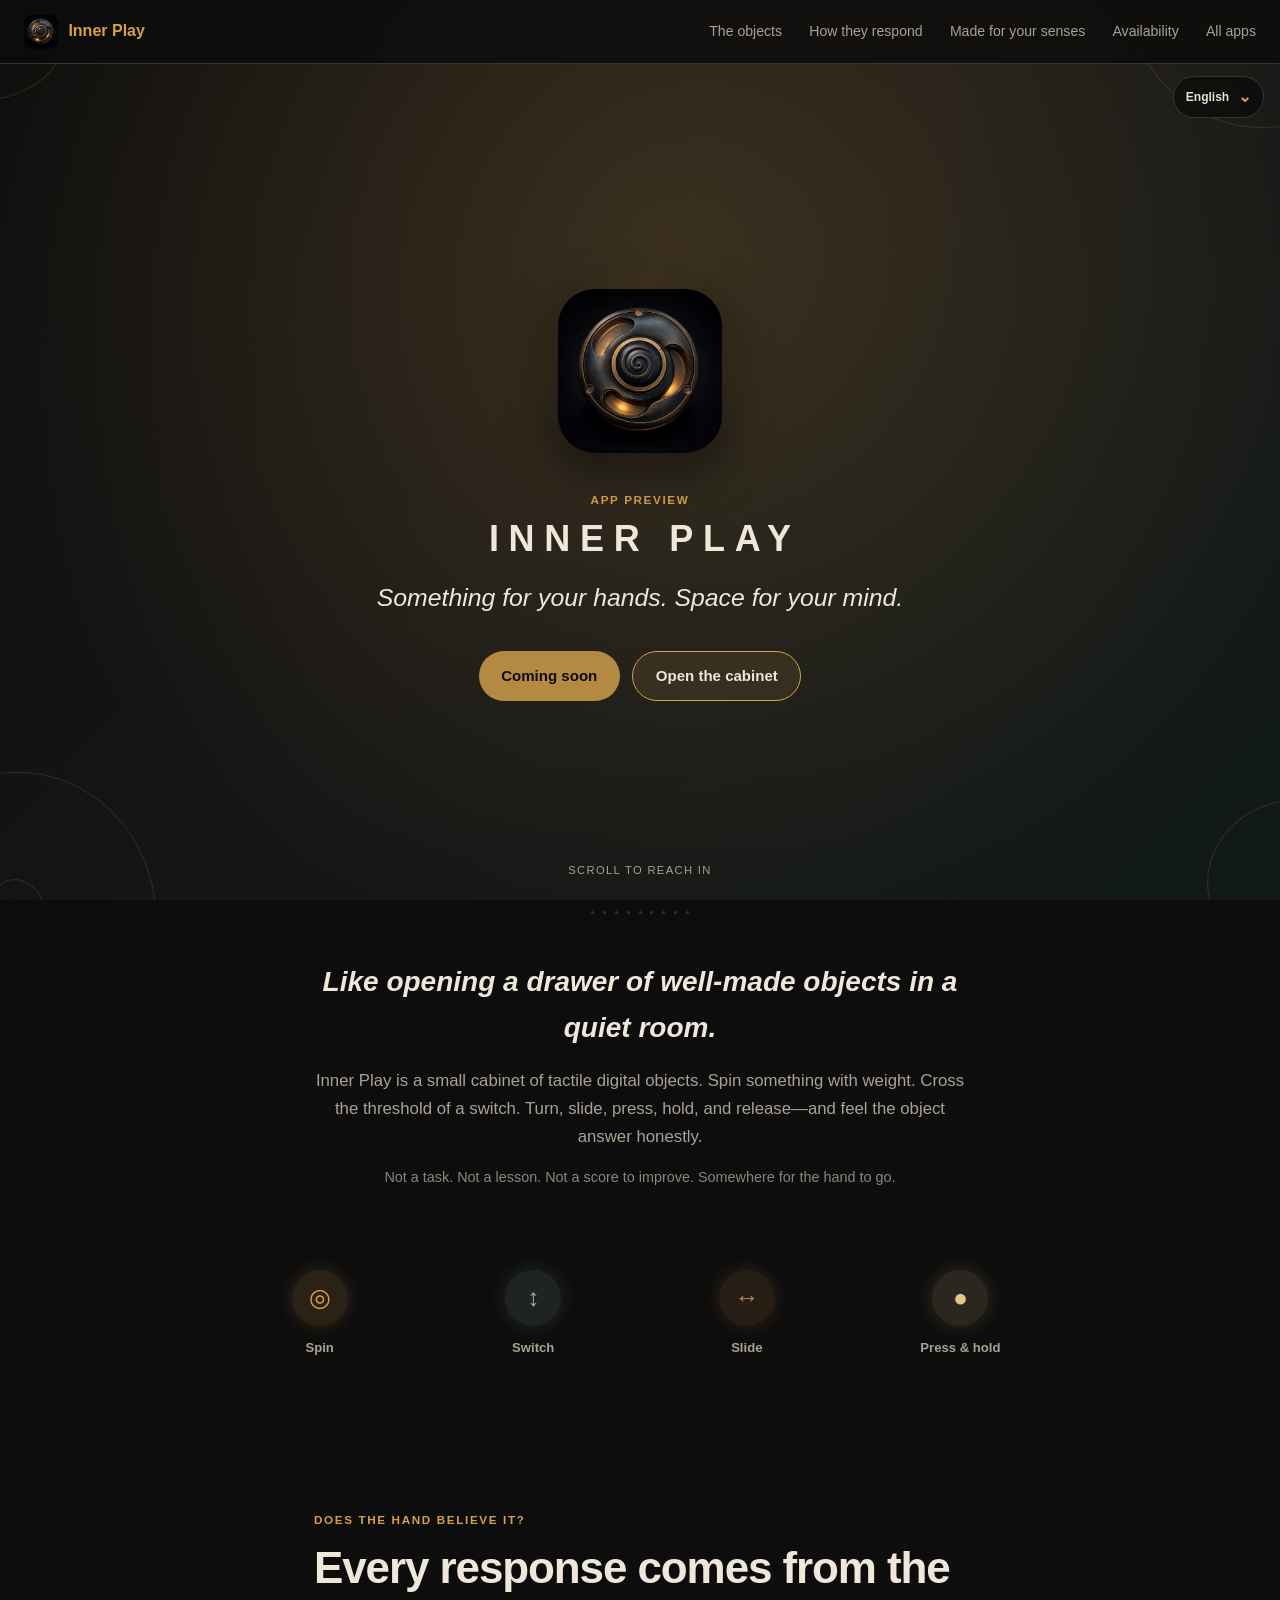
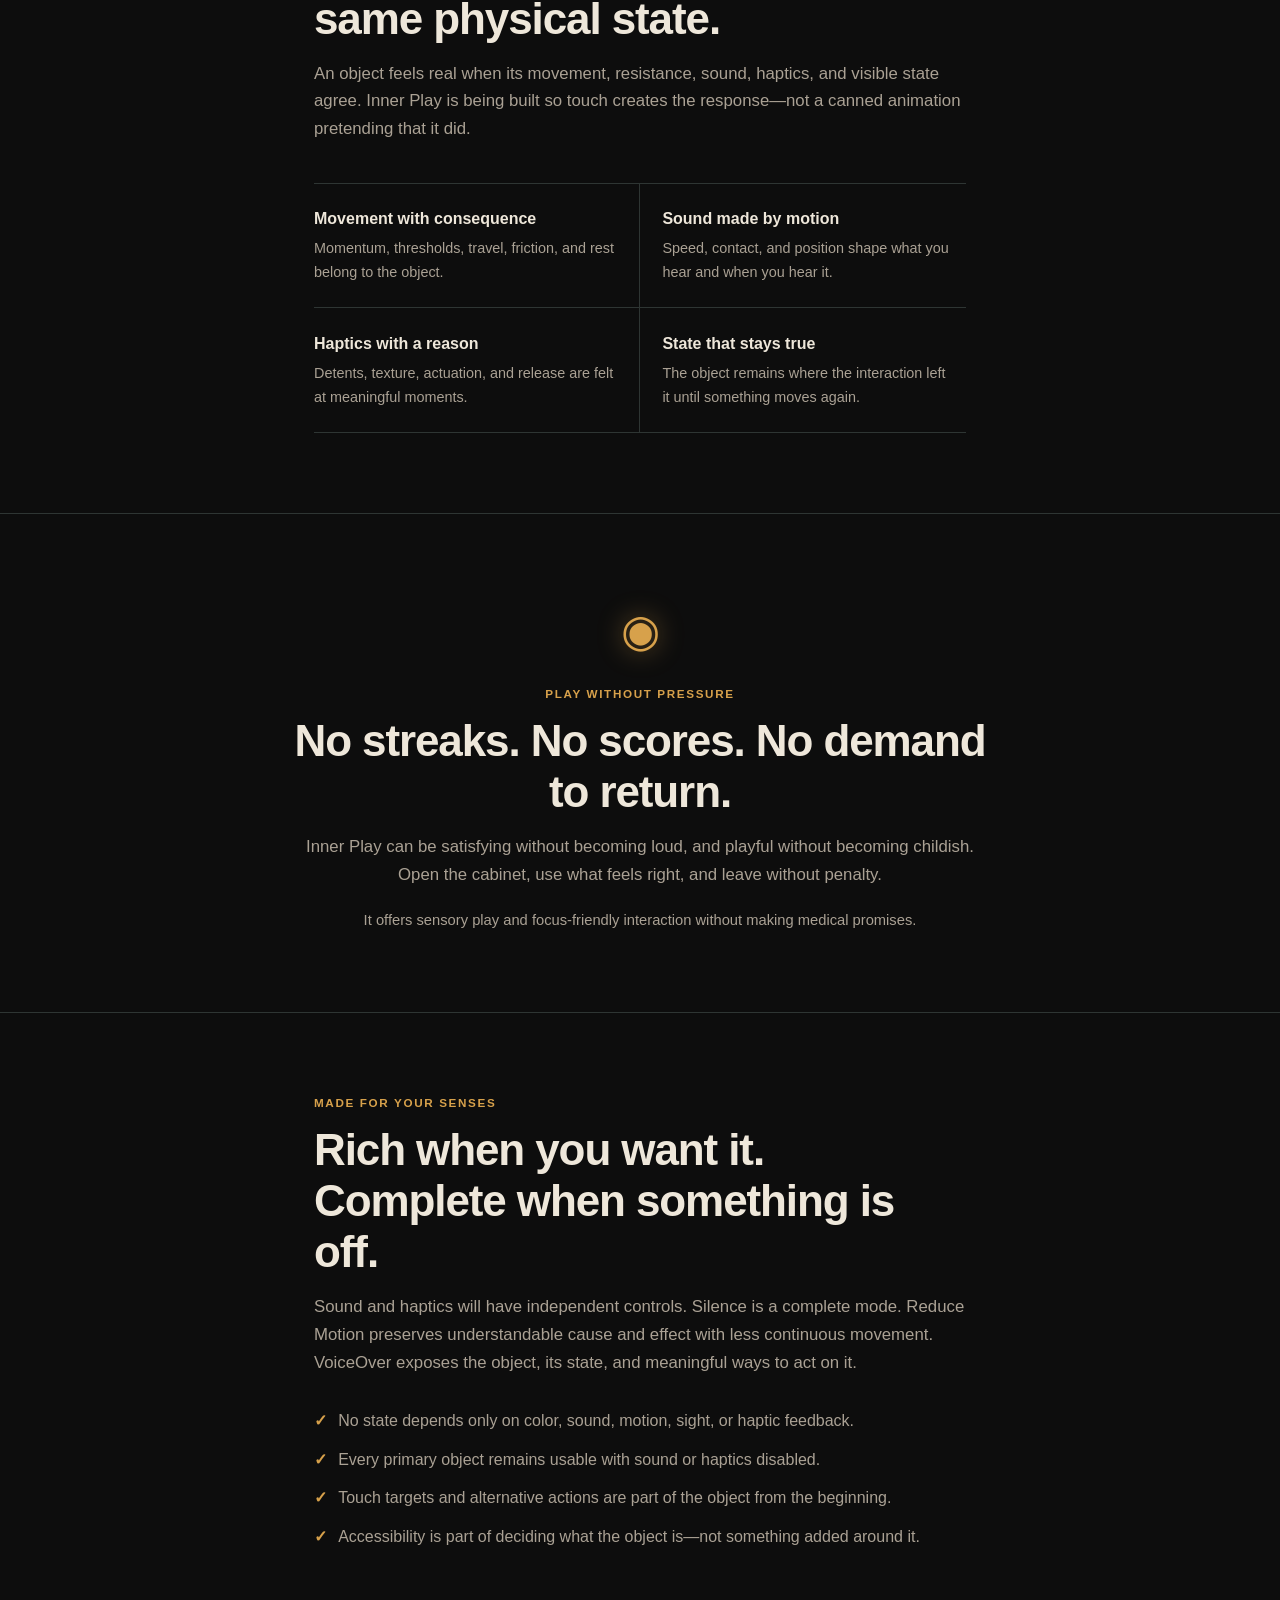
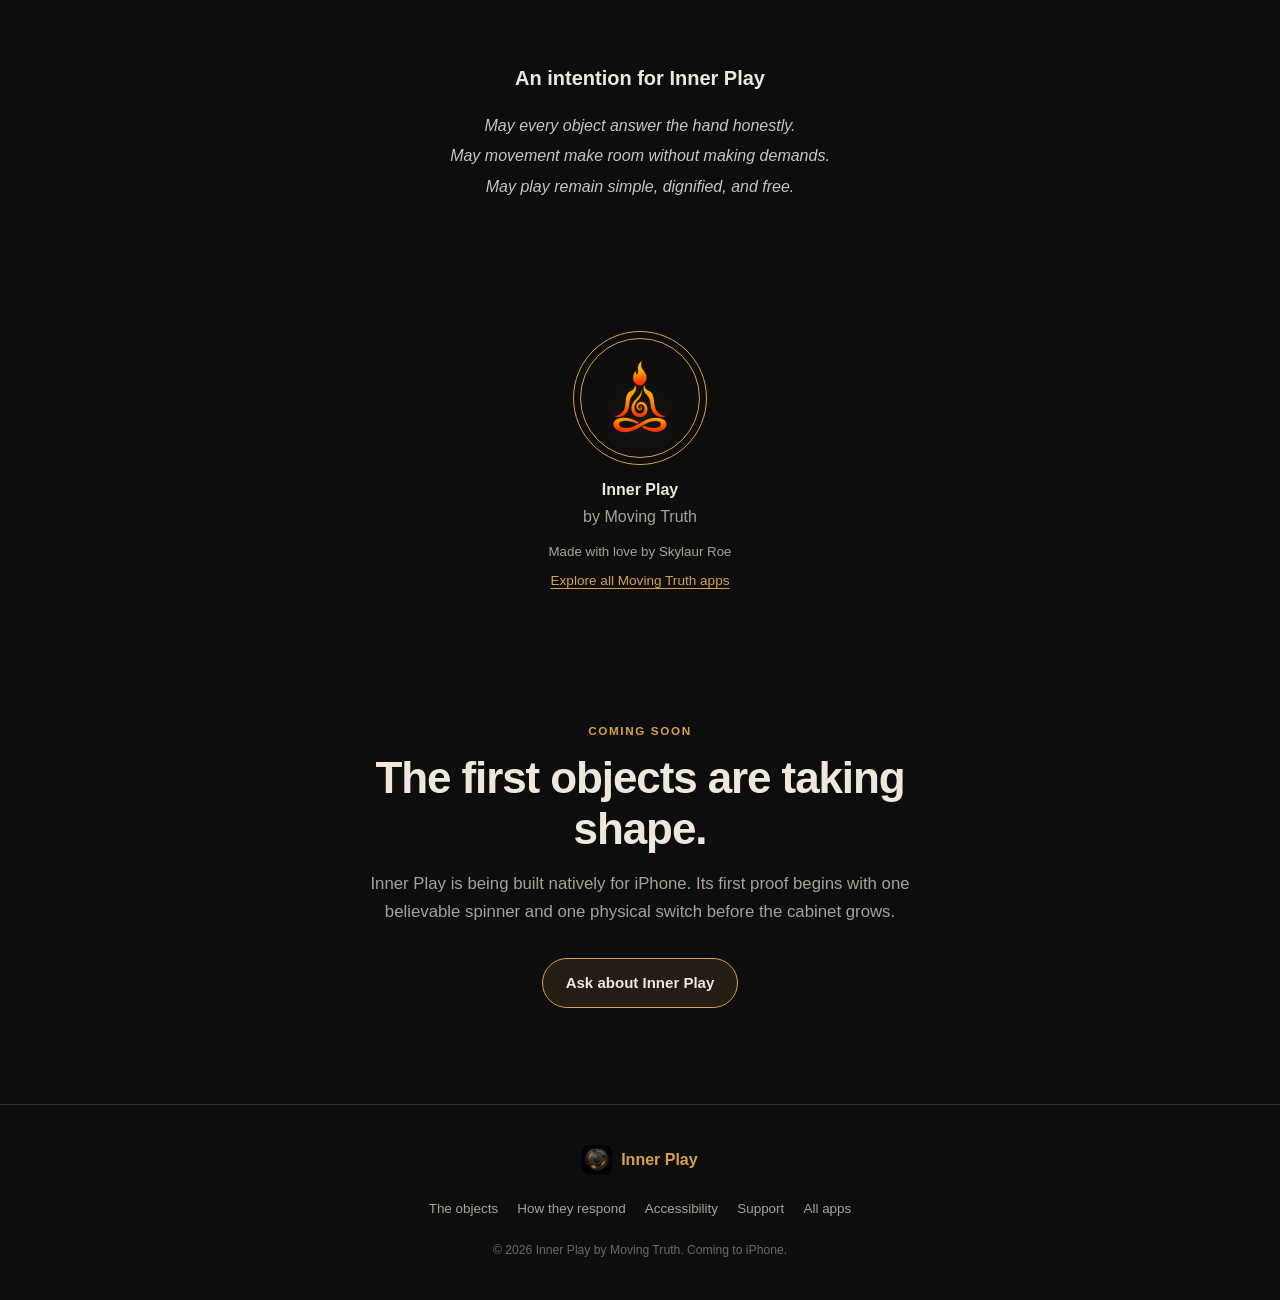
<file: index.html>
<!DOCTYPE html>
<html lang="en">
<head>
  <meta charset="UTF-8">
  <meta name="viewport" content="width=device-width, initial-scale=1.0">
  <meta name="theme-color" content="#0D0D0D">
  <meta name="description" content="Inner Play is a quiet cabinet of tactile digital objects: believable motion, sound, and haptics for busy hands. Coming soon to iPhone.">
  <meta property="og:title" content="Inner Play — by Moving Truth">
  <meta property="og:description" content="Something for your hands. Space for your mind.">
  <meta property="og:type" content="website">
  <meta property="og:url" content="https://inner-play.movingtruth.com/">
  <meta property="og:image" content="https://inner-play.movingtruth.com/assets/icon.png?v=20261030">
  <meta name="twitter:card" content="summary_large_image">
  <title>Inner Play — by Moving Truth</title>
  <link rel="icon" type="image/png" href="assets/icon.png?v=20261030">
  <link rel="apple-touch-icon" href="assets/icon.png?v=20261030">
  <link rel="stylesheet" href="styles.css">
  <script src="site.js" defer></script>











































<!-- family-localization-meta:start -->
<link rel="canonical" href="https://inner-play.movingtruth.com/">
<link rel="alternate" hreflang="en" href="https://inner-play.movingtruth.com/">
<link rel="alternate" hreflang="fr" href="https://inner-play.movingtruth.com/fr/">
<link rel="alternate" hreflang="es" href="https://inner-play.movingtruth.com/es/">
<link rel="alternate" hreflang="de" href="https://inner-play.movingtruth.com/de/">
<link rel="alternate" hreflang="pt-BR" href="https://inner-play.movingtruth.com/pt-BR/">
<link rel="alternate" hreflang="it" href="https://inner-play.movingtruth.com/it/">
<link rel="alternate" hreflang="nl" href="https://inner-play.movingtruth.com/nl/">
<link rel="alternate" hreflang="hi" href="https://inner-play.movingtruth.com/hi/">
<link rel="alternate" hreflang="ar" href="https://inner-play.movingtruth.com/ar/">
<link rel="alternate" hreflang="zh-Hans" href="https://inner-play.movingtruth.com/zh-Hans/">
<link rel="alternate" hreflang="ja" href="https://inner-play.movingtruth.com/ja/">
<link rel="alternate" hreflang="ko" href="https://inner-play.movingtruth.com/ko/">
<link rel="alternate" hreflang="ru" href="https://inner-play.movingtruth.com/ru/">
<link rel="alternate" hreflang="th" href="https://inner-play.movingtruth.com/th/">
<link rel="alternate" hreflang="x-default" href="https://inner-play.movingtruth.com/">
<!-- family-localization-meta:end -->

<!-- family-localization-style:start -->
<style>
  .family-language{position:absolute;z-index:900;inset-block-start:4.75rem;inset-inline-end:1rem;color:#e8e0d0;font:600 .75rem/1.2 -apple-system,BlinkMacSystemFont,"Segoe UI",sans-serif}
  .family-language details{position:relative}
  .family-language summary{min-block-size:2.6rem;display:flex;align-items:center;gap:.55rem;padding:.3rem .75rem;list-style:none;border:1px solid rgba(201,168,76,.24);border-radius:999px;background:rgba(13,13,13,.82);cursor:pointer;backdrop-filter:blur(12px)}
  .family-language summary::-webkit-details-marker{display:none}
  .family-language summary::after{content:"⌄";font-size:1rem;color:#c9a84c}
  .family-language details[open] summary::after{transform:rotate(180deg)}
  .family-language__label{position:absolute;inline-size:1px;block-size:1px;padding:0;margin:-1px;overflow:hidden;clip:rect(0,0,0,0);white-space:nowrap;border:0}
  .family-language__menu{position:absolute;inset-block-start:calc(100% + .45rem);inset-inline-end:0;min-inline-size:12rem;max-block-size:min(65vh,28rem);overflow:auto;display:grid;gap:.2rem;padding:.4rem;border:1px solid rgba(201,168,76,.24);border-radius:16px;background:rgba(13,13,13,.97);box-shadow:0 16px 45px rgba(0,0,0,.42);backdrop-filter:blur(16px)}
  .family-language a{min-block-size:2.5rem;display:flex;align-items:center;padding:0 .7rem;border-radius:10px;color:inherit;text-decoration:none;white-space:nowrap}
  .family-language a:hover,.family-language a:focus-visible{background:rgba(201,168,76,.16);outline:2px solid transparent}
  .family-language a[aria-current="page"]{background:#c9a84c;color:#111}
  .language-suggestion{position:fixed;z-index:1100;inset-inline:50%;inset-block-end:1rem;transform:translateX(-50%);inline-size:min(calc(100% - 2rem),42rem);display:flex;align-items:center;justify-content:center;gap:.7rem;flex-wrap:wrap;padding:.8rem 1rem;border:1px solid rgba(201,168,76,.42);border-radius:16px;background:rgba(13,13,13,.96);color:#e8e0d0;font:600 .88rem/1.4 -apple-system,BlinkMacSystemFont,"Segoe UI",sans-serif;box-shadow:0 16px 45px rgba(0,0,0,.42);backdrop-filter:blur(16px)}
  .language-suggestion p{margin:0;color:#e8e0d0}
  .language-suggestion a,.language-suggestion button{min-block-size:2.35rem;display:inline-flex;align-items:center;padding:0 .8rem;border:1px solid rgba(201,168,76,.5);border-radius:999px;background:transparent;color:#e8e0d0;font:inherit;text-decoration:none;cursor:pointer}
  .language-suggestion a{background:#c9a84c;color:#111}
  .language-suggestion a:focus-visible,.language-suggestion button:focus-visible{outline:2px solid #f1d47a;outline-offset:2px}
  @media (max-width:700px){.family-language{inset-block-start:4.8rem;inset-inline-end:.75rem}}
</style>
<!-- family-localization-style:end -->
<!-- family-localization-script:start -->
<script src="localization/language-preference.js" defer></script>
<!-- family-localization-script:end -->
</head>
<body class="play">
<!-- family-localization:start -->
<div class="family-language">
<details>
<summary><span class="family-language__label">Language</span><span>English</span></summary>
<nav class="family-language__menu" aria-label="Language">
  <a href="https://inner-play.movingtruth.com/" lang="en" data-language-choice="en" aria-current="page">English</a>
  <a href="https://inner-play.movingtruth.com/fr/" lang="fr" data-language-choice="fr">Français</a>
  <a href="https://inner-play.movingtruth.com/es/" lang="es" data-language-choice="es">Español</a>
  <a href="https://inner-play.movingtruth.com/de/" lang="de" data-language-choice="de">Deutsch</a>
  <a href="https://inner-play.movingtruth.com/pt-BR/" lang="pt-BR" data-language-choice="pt-BR">Português (Brasil)</a>
  <a href="https://inner-play.movingtruth.com/it/" lang="it" data-language-choice="it">Italiano</a>
  <a href="https://inner-play.movingtruth.com/nl/" lang="nl" data-language-choice="nl">Nederlands</a>
  <a href="https://inner-play.movingtruth.com/hi/" lang="hi" data-language-choice="hi">हिन्दी</a>
  <a href="https://inner-play.movingtruth.com/ar/" lang="ar" data-language-choice="ar">العربية</a>
  <a href="https://inner-play.movingtruth.com/zh-Hans/" lang="zh-Hans" data-language-choice="zh-Hans">简体中文</a>
  <a href="https://inner-play.movingtruth.com/ja/" lang="ja" data-language-choice="ja">日本語</a>
  <a href="https://inner-play.movingtruth.com/ko/" lang="ko" data-language-choice="ko">한국어</a>
  <a href="https://inner-play.movingtruth.com/ru/" lang="ru" data-language-choice="ru">Русский</a>
  <a href="https://inner-play.movingtruth.com/th/" lang="th" data-language-choice="th">ไทย</a>
</nav>
</details>
</div>
<!-- family-localization:end -->
  <a class="skip-link" href="#main-content">Skip to main content</a>

  <div class="living-canvas" aria-hidden="true">
    <div class="living-canvas__gradient"></div>
    <div class="living-canvas__glow"></div>
    <div class="living-canvas__motes" id="motes"></div>
    <svg class="living-canvas__corners" id="corner-spirals"></svg>
  </div>

  <header class="site-nav" role="banner">
    <a class="site-nav__brand" href="#top" aria-label="Inner Play home">
      <img src="assets/icon.png?v=20261030" alt="">
      <span>Inner Play</span>
    </a>
    <button class="site-nav__toggle" type="button" aria-expanded="false" aria-controls="site-links">
      <span class="sr-only">Open navigation</span>
      <span aria-hidden="true"></span><span aria-hidden="true"></span><span aria-hidden="true"></span>
    </button>
    <nav aria-label="Main navigation">
      <ul class="site-nav__links" id="site-links">
        <li><a href="#objects">The objects</a></li>
        <li><a href="#response">How they respond</a></li>
        <li><a href="#access">Made for your senses</a></li>
        <li><a href="#availability">Availability</a></li>
        <li><a href="https://apps.movingtruth.com">All apps</a></li>
      </ul>
    </nav>
  </header>

  <main id="main-content">
    <section class="hero" id="top" aria-labelledby="hero-title">
      <div class="hero__icon-wrap">
        <div class="hero__icon-glow"></div>
        <img class="hero__icon" src="assets/icon.png?v=20261030" alt="Inner Play app icon">
      </div>
      <span class="hero__eyebrow">App preview</span>
      <h1 class="hero__name hero__name--product" id="hero-title">Inner Play</h1>
      <p class="hero__promise">Something for your hands. Space for your mind.</p>
      <div class="hero__actions">
        <span class="button button--quiet" aria-label="Coming soon to iPhone">Coming soon</span>
        <a class="button button--outline" href="#objects">Open the cabinet</a>
      </div>
      <p class="hero__scroll" aria-hidden="true">scroll to reach in</p>
    </section>

    <div class="dot-row" aria-hidden="true">
      <span></span><span></span><span></span><span></span><span></span><span></span><span></span><span></span><span></span>
    </div>

    <section class="intro" aria-labelledby="purpose-title">
      <h2 id="purpose-title">Like opening a drawer of well-made objects in a quiet room.</h2>
      <p>Inner Play is a small cabinet of tactile digital objects. Spin something with weight. Cross the threshold of a switch. Turn, slide, press, hold, and release—and feel the object answer honestly.</p>
      <p class="intro__trust">Not a task. Not a lesson. Not a score to improve. Somewhere for the hand to go.</p>
    </section>

    <section class="feature-flow" id="objects" aria-label="Ways to interact with Inner Play">
      <ul class="feature-flow__list feature-flow__list--four">
        <li style="--feature:#D7A14B"><span aria-hidden="true">◎</span><strong>Spin</strong></li>
        <li style="--feature:#8FAAA3"><span aria-hidden="true">↕</span><strong>Switch</strong></li>
        <li style="--feature:#C17D46"><span aria-hidden="true">↔</span><strong>Slide</strong></li>
        <li style="--feature:#E0C688"><span aria-hidden="true">●</span><strong>Press &amp; hold</strong></li>
      </ul>
    </section>

    <section class="statement" id="response" aria-labelledby="response-title">
      <span class="eyebrow">Does the hand believe it?</span>
      <h2 id="response-title">Every response comes from the same physical state.</h2>
      <p>An object feels real when its movement, resistance, sound, haptics, and visible state agree. Inner Play is being built so touch creates the response—not a canned animation pretending that it did.</p>
      <div class="capability-lines" role="list">
        <div role="listitem"><strong>Movement with consequence</strong><span>Momentum, thresholds, travel, friction, and rest belong to the object.</span></div>
        <div role="listitem"><strong>Sound made by motion</strong><span>Speed, contact, and position shape what you hear and when you hear it.</span></div>
        <div role="listitem"><strong>Haptics with a reason</strong><span>Detents, texture, actuation, and release are felt at meaningful moments.</span></div>
        <div role="listitem"><strong>State that stays true</strong><span>The object remains where the interaction left it until something moves again.</span></div>
      </div>
    </section>

    <section class="statement statement--bordered" aria-labelledby="quiet-title">
      <span class="statement__symbol" aria-hidden="true">◉</span>
      <span class="eyebrow">Play without pressure</span>
      <h2 id="quiet-title">No streaks. No scores. No demand to return.</h2>
      <p>Inner Play can be satisfying without becoming loud, and playful without becoming childish. Open the cabinet, use what feels right, and leave without penalty.</p>
      <p class="statement__note">It offers sensory play and focus-friendly interaction without making medical promises.</p>
    </section>

    <section class="statement" id="access" aria-labelledby="access-title">
      <span class="eyebrow">Made for your senses</span>
      <h2 id="access-title">Rich when you want it. Complete when something is off.</h2>
      <p>Sound and haptics will have independent controls. Silence is a complete mode. Reduce Motion preserves understandable cause and effect with less continuous movement. VoiceOver exposes the object, its state, and meaningful ways to act on it.</p>
      <ul class="truth-list">
        <li>No state depends only on color, sound, motion, sight, or haptic feedback.</li>
        <li>Every primary object remains usable with sound or haptics disabled.</li>
        <li>Touch targets and alternative actions are part of the object from the beginning.</li>
        <li>Accessibility is part of deciding what the object is—not something added around it.</li>
      </ul>
    </section>

    <section class="blessing" aria-labelledby="blessing-title">
      <h2 id="blessing-title">An intention for Inner Play</h2>
      <p>May every object answer the hand honestly.<br>May movement make room without making demands.<br>May play remain simple, dignified, and free.</p>
    </section>

    <section class="moving-truth" aria-label="About Moving Truth">
      <a class="moving-truth__ring" href="https://movingtruth.com" aria-label="Moving Truth. Opens movingtruth.com">
        <img src="assets/moving-truth-logo.png" alt="Moving Truth logo">
      </a>
      <strong>Inner Play</strong>
      <span>by Moving Truth</span>
      <small>Made with love by Skylaur Roe</small>
      <a href="https://apps.movingtruth.com">Explore all Moving Truth apps</a>
    </section>

    <section class="closing" id="availability" aria-labelledby="availability-title">
      <span class="eyebrow">Coming soon</span>
      <h2 id="availability-title">The first objects are taking shape.</h2>
      <p>Inner Play is being built natively for iPhone. Its first proof begins with one believable spinner and one physical switch before the cabinet grows.</p>
      <a class="button button--outline" href="mailto:support@movingtruth.com?subject=Inner%20Play">Ask about Inner Play</a>
    </section>
  </main>

  <footer>
    <div class="footer__brand"><img src="assets/icon.png?v=20261030" alt=""><strong>Inner Play</strong></div>
    <nav aria-label="Footer navigation">
      <ul>
        <li><a href="#objects">The objects</a></li>
        <li><a href="#response">How they respond</a></li>
        <li><a href="#access">Accessibility</a></li>
        <li><a href="mailto:support@movingtruth.com">Support</a></li>
        <li><a href="https://apps.movingtruth.com">All apps</a></li>
      </ul>
    </nav>
    <p>&copy; 2026 Inner Play by Moving Truth. Coming to iPhone.</p>
  </footer>
</body>
</html>
</file>
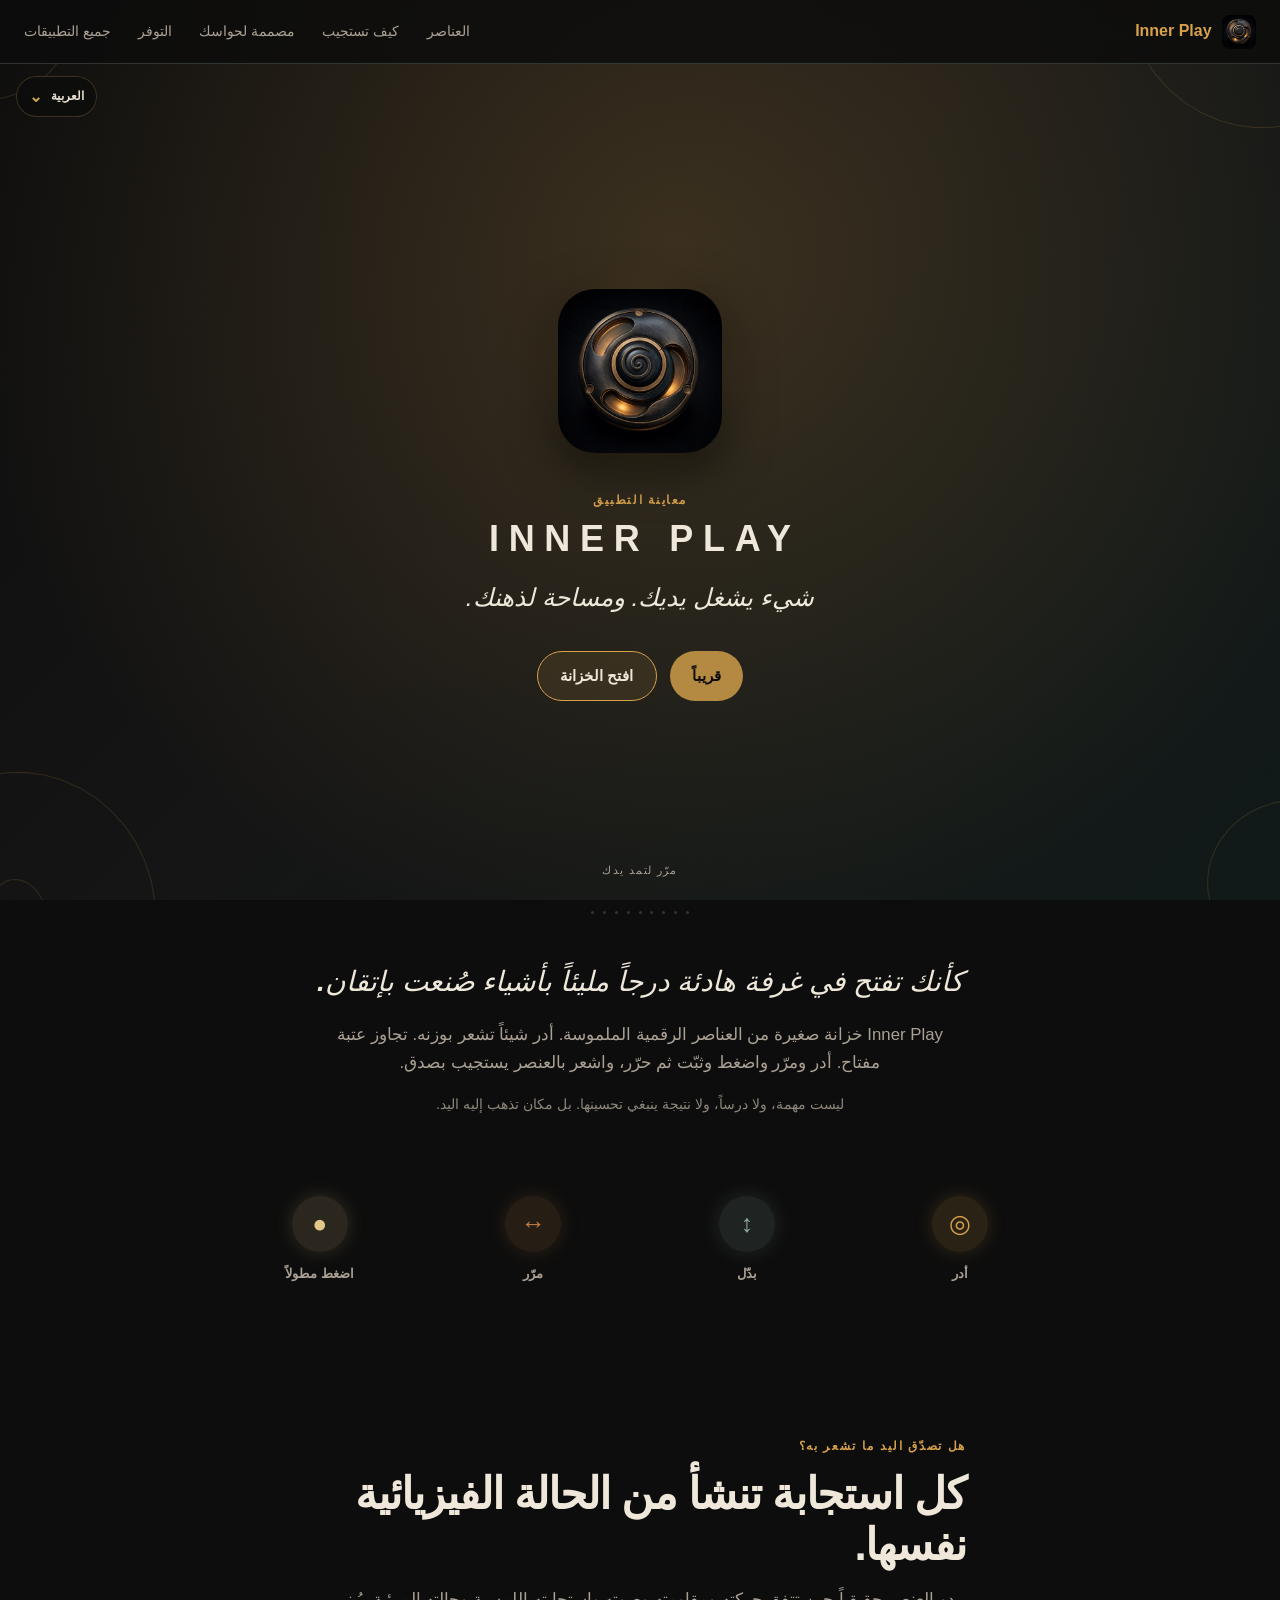
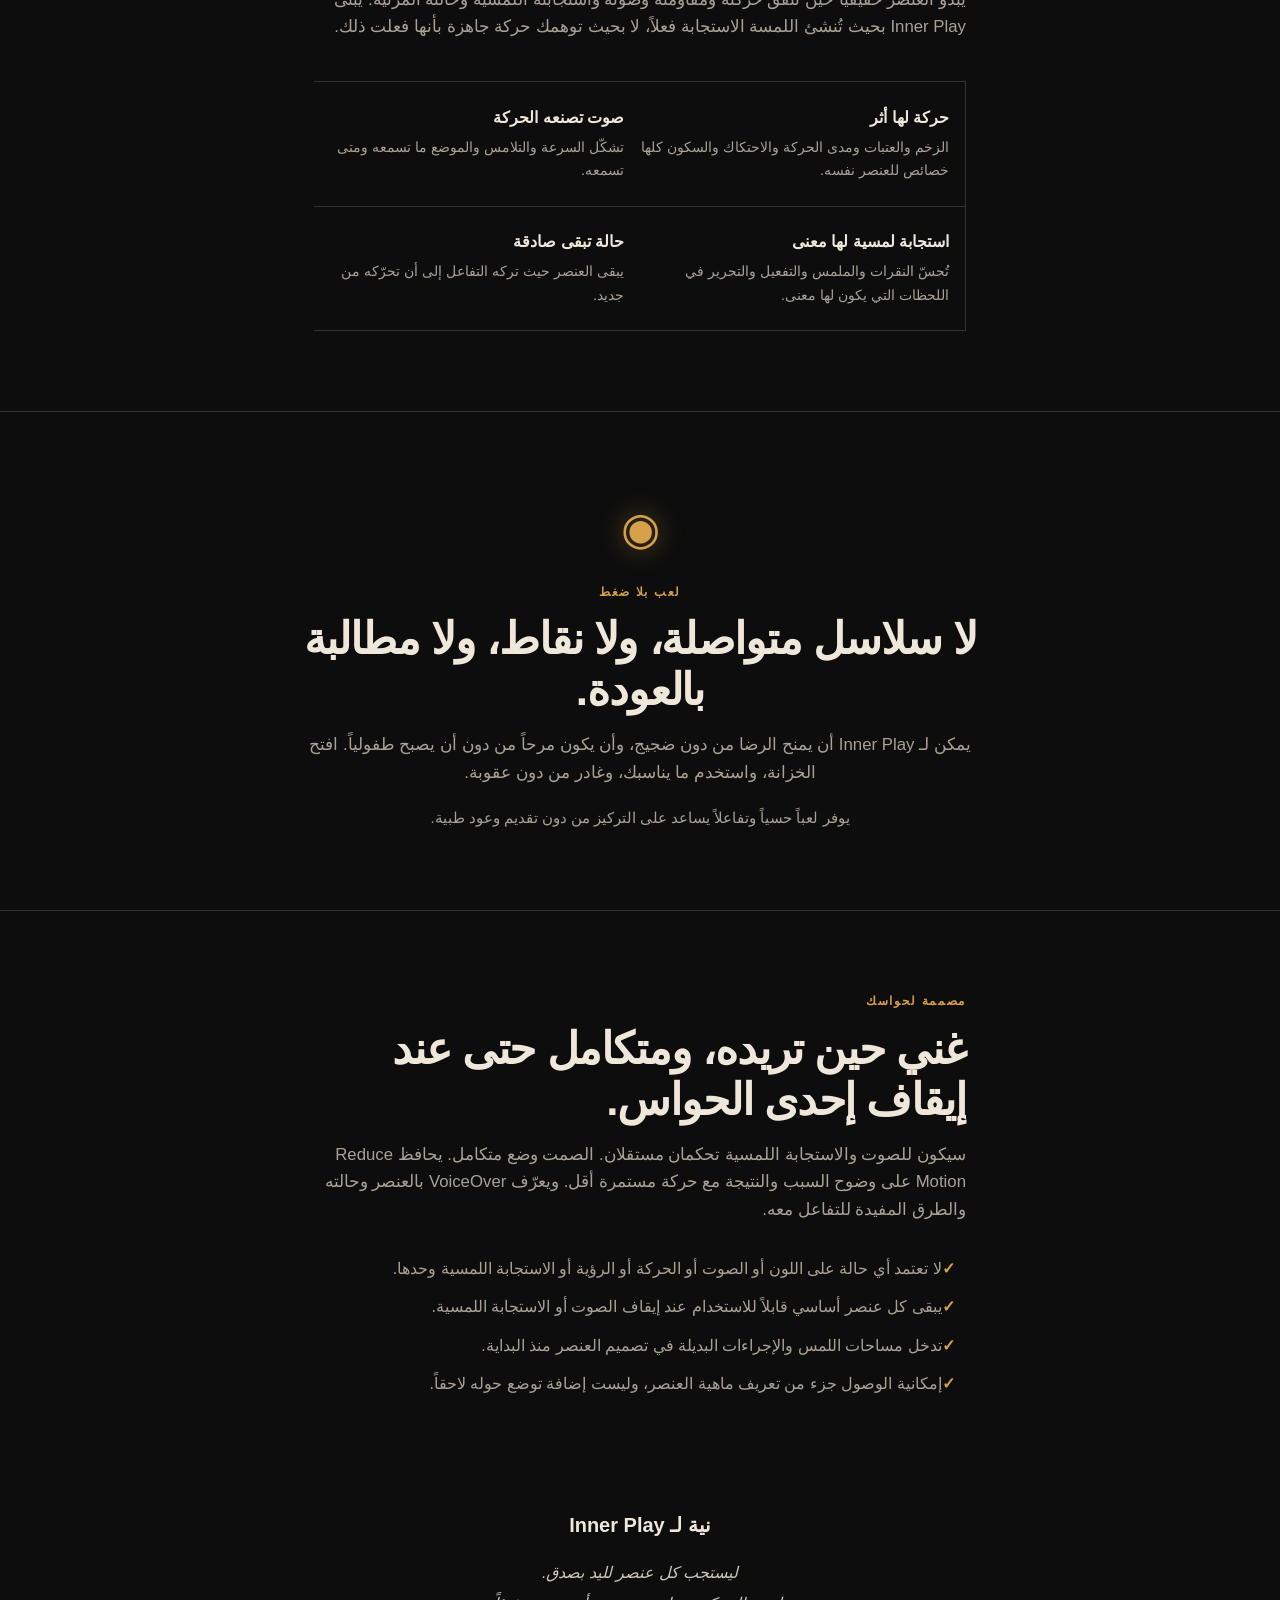
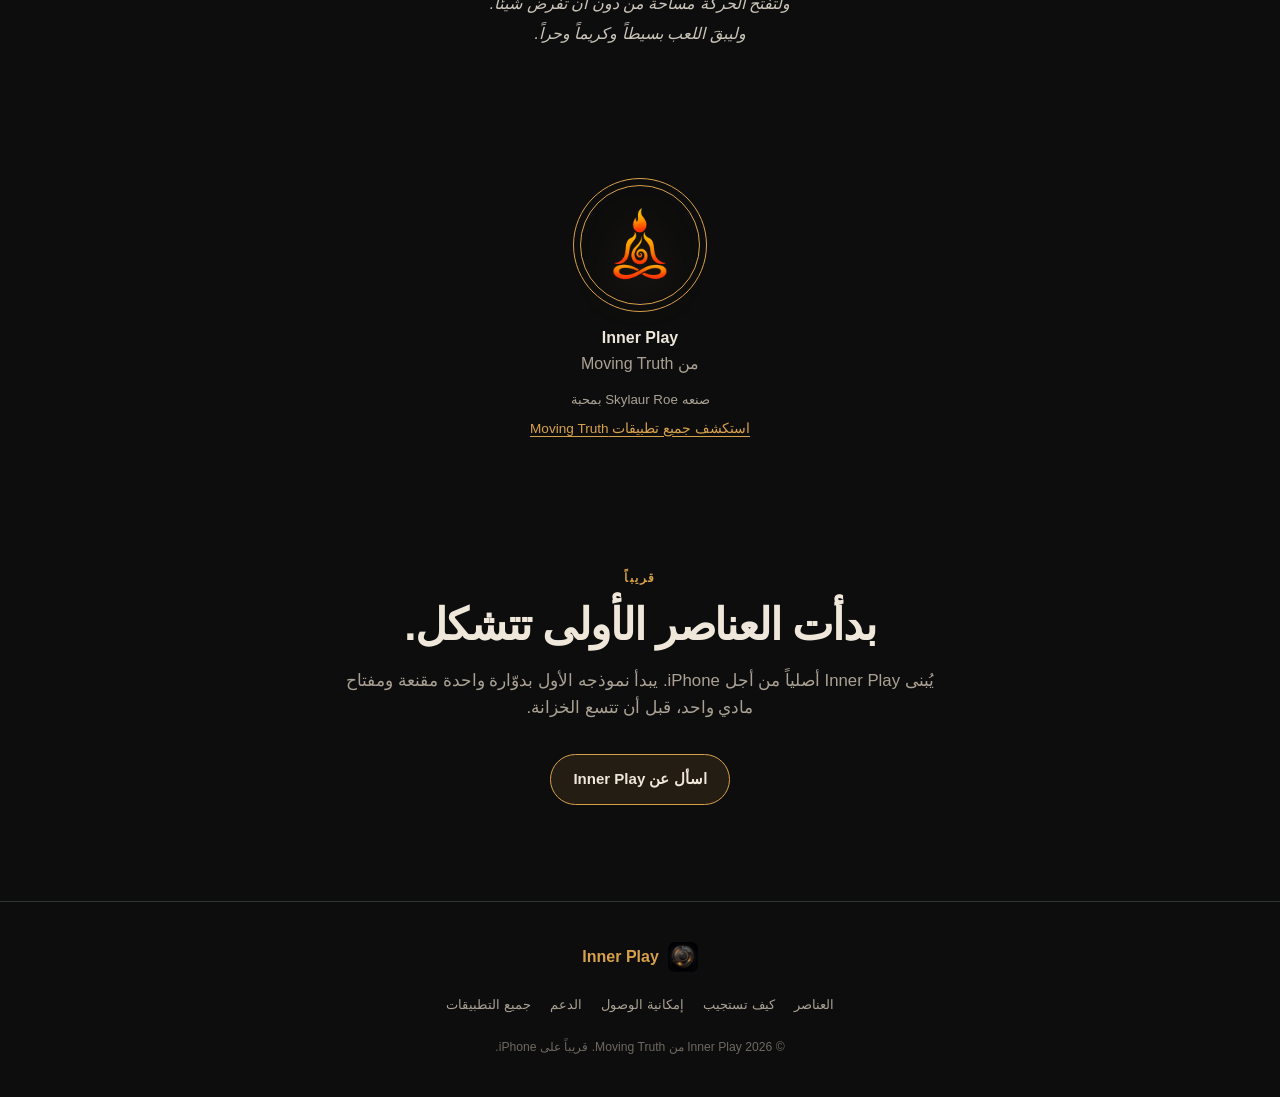
<file: ar/index.html>
<!DOCTYPE html>
<html lang="ar" dir="rtl">
<head>
  <meta charset="UTF-8">
  <meta name="viewport" content="width=device-width, initial-scale=1.0">
  <meta name="theme-color" content="#0D0D0D">
  <meta name="description" content="Inner Play خزانة هادئة من العناصر الرقمية الملموسة: حركة وصوت واستجابات لمسية تبدو حقيقية لليدين اللتين تحتاجان إلى الانشغال. قريباً على iPhone.">
  <meta property="og:title" content="Inner Play — من Moving Truth">
  <meta property="og:description" content="شيء يشغل يديك. ومساحة لذهنك.">
  <meta property="og:type" content="website">
  <meta property="og:url" content="https://inner-play.movingtruth.com/ar/">
  <meta property="og:image" content="https://inner-play.movingtruth.com/assets/icon.png?v=20261030">
  <meta name="twitter:card" content="summary_large_image">
  <title>Inner Play — من Moving Truth</title>
  <link rel="icon" type="image/png" href="../assets/icon.png?v=20261030">
  <link rel="apple-touch-icon" href="../assets/icon.png?v=20261030">
  <link rel="stylesheet" href="../styles.css">
  <script src="site.js" defer></script>











































<!-- family-localization-meta:start -->
<link rel="canonical" href="https://inner-play.movingtruth.com/ar/">
<link rel="alternate" hreflang="en" href="https://inner-play.movingtruth.com/">
<link rel="alternate" hreflang="fr" href="https://inner-play.movingtruth.com/fr/">
<link rel="alternate" hreflang="es" href="https://inner-play.movingtruth.com/es/">
<link rel="alternate" hreflang="de" href="https://inner-play.movingtruth.com/de/">
<link rel="alternate" hreflang="pt-BR" href="https://inner-play.movingtruth.com/pt-BR/">
<link rel="alternate" hreflang="it" href="https://inner-play.movingtruth.com/it/">
<link rel="alternate" hreflang="nl" href="https://inner-play.movingtruth.com/nl/">
<link rel="alternate" hreflang="hi" href="https://inner-play.movingtruth.com/hi/">
<link rel="alternate" hreflang="ar" href="https://inner-play.movingtruth.com/ar/">
<link rel="alternate" hreflang="zh-Hans" href="https://inner-play.movingtruth.com/zh-Hans/">
<link rel="alternate" hreflang="ja" href="https://inner-play.movingtruth.com/ja/">
<link rel="alternate" hreflang="ko" href="https://inner-play.movingtruth.com/ko/">
<link rel="alternate" hreflang="ru" href="https://inner-play.movingtruth.com/ru/">
<link rel="alternate" hreflang="th" href="https://inner-play.movingtruth.com/th/">
<link rel="alternate" hreflang="x-default" href="https://inner-play.movingtruth.com/">
<!-- family-localization-meta:end -->

<!-- family-localization-style:start -->
<style>
  .family-language{position:absolute;z-index:900;inset-block-start:4.75rem;inset-inline-end:1rem;color:#e8e0d0;font:600 .75rem/1.2 -apple-system,BlinkMacSystemFont,"Segoe UI",sans-serif}
  .family-language details{position:relative}
  .family-language summary{min-block-size:2.6rem;display:flex;align-items:center;gap:.55rem;padding:.3rem .75rem;list-style:none;border:1px solid rgba(201,168,76,.24);border-radius:999px;background:rgba(13,13,13,.82);cursor:pointer;backdrop-filter:blur(12px)}
  .family-language summary::-webkit-details-marker{display:none}
  .family-language summary::after{content:"⌄";font-size:1rem;color:#c9a84c}
  .family-language details[open] summary::after{transform:rotate(180deg)}
  .family-language__label{position:absolute;inline-size:1px;block-size:1px;padding:0;margin:-1px;overflow:hidden;clip:rect(0,0,0,0);white-space:nowrap;border:0}
  .family-language__menu{position:absolute;inset-block-start:calc(100% + .45rem);inset-inline-end:0;min-inline-size:12rem;max-block-size:min(65vh,28rem);overflow:auto;display:grid;gap:.2rem;padding:.4rem;border:1px solid rgba(201,168,76,.24);border-radius:16px;background:rgba(13,13,13,.97);box-shadow:0 16px 45px rgba(0,0,0,.42);backdrop-filter:blur(16px)}
  .family-language a{min-block-size:2.5rem;display:flex;align-items:center;padding:0 .7rem;border-radius:10px;color:inherit;text-decoration:none;white-space:nowrap}
  .family-language a:hover,.family-language a:focus-visible{background:rgba(201,168,76,.16);outline:2px solid transparent}
  .family-language a[aria-current="page"]{background:#c9a84c;color:#111}
  .language-suggestion{position:fixed;z-index:1100;inset-inline:50%;inset-block-end:1rem;transform:translateX(-50%);inline-size:min(calc(100% - 2rem),42rem);display:flex;align-items:center;justify-content:center;gap:.7rem;flex-wrap:wrap;padding:.8rem 1rem;border:1px solid rgba(201,168,76,.42);border-radius:16px;background:rgba(13,13,13,.96);color:#e8e0d0;font:600 .88rem/1.4 -apple-system,BlinkMacSystemFont,"Segoe UI",sans-serif;box-shadow:0 16px 45px rgba(0,0,0,.42);backdrop-filter:blur(16px)}
  .language-suggestion p{margin:0;color:#e8e0d0}
  .language-suggestion a,.language-suggestion button{min-block-size:2.35rem;display:inline-flex;align-items:center;padding:0 .8rem;border:1px solid rgba(201,168,76,.5);border-radius:999px;background:transparent;color:#e8e0d0;font:inherit;text-decoration:none;cursor:pointer}
  .language-suggestion a{background:#c9a84c;color:#111}
  .language-suggestion a:focus-visible,.language-suggestion button:focus-visible{outline:2px solid #f1d47a;outline-offset:2px}
  @media (max-width:700px){.family-language{inset-block-start:4.8rem;inset-inline-end:.75rem}}
</style>
<!-- family-localization-style:end -->
<!-- family-localization-script:start -->
<script src="../localization/language-preference.js" defer></script>
<!-- family-localization-script:end -->
</head>
<body class="play">
<!-- family-localization:start -->
<div class="family-language">
<details>
<summary><span class="family-language__label">اللغة</span><span>العربية</span></summary>
<nav class="family-language__menu" aria-label="اللغة">
  <a href="https://inner-play.movingtruth.com/" lang="en" data-language-choice="en">English</a>
  <a href="https://inner-play.movingtruth.com/fr/" lang="fr" data-language-choice="fr">Français</a>
  <a href="https://inner-play.movingtruth.com/es/" lang="es" data-language-choice="es">Español</a>
  <a href="https://inner-play.movingtruth.com/de/" lang="de" data-language-choice="de">Deutsch</a>
  <a href="https://inner-play.movingtruth.com/pt-BR/" lang="pt-BR" data-language-choice="pt-BR">Português (Brasil)</a>
  <a href="https://inner-play.movingtruth.com/it/" lang="it" data-language-choice="it">Italiano</a>
  <a href="https://inner-play.movingtruth.com/nl/" lang="nl" data-language-choice="nl">Nederlands</a>
  <a href="https://inner-play.movingtruth.com/hi/" lang="hi" data-language-choice="hi">हिन्दी</a>
  <a href="https://inner-play.movingtruth.com/ar/" lang="ar" data-language-choice="ar" aria-current="page">العربية</a>
  <a href="https://inner-play.movingtruth.com/zh-Hans/" lang="zh-Hans" data-language-choice="zh-Hans">简体中文</a>
  <a href="https://inner-play.movingtruth.com/ja/" lang="ja" data-language-choice="ja">日本語</a>
  <a href="https://inner-play.movingtruth.com/ko/" lang="ko" data-language-choice="ko">한국어</a>
  <a href="https://inner-play.movingtruth.com/ru/" lang="ru" data-language-choice="ru">Русский</a>
  <a href="https://inner-play.movingtruth.com/th/" lang="th" data-language-choice="th">ไทย</a>
</nav>
</details>
</div>
<!-- family-localization:end -->
  <a class="skip-link" href="#main-content">انتقل إلى المحتوى الرئيسي</a>

  <div class="living-canvas" aria-hidden="true">
    <div class="living-canvas__gradient"></div>
    <div class="living-canvas__glow"></div>
    <div class="living-canvas__motes" id="motes"></div>
    <svg class="living-canvas__corners" id="corner-spirals"></svg>
  </div>

  <header class="site-nav" role="banner">
    <a class="site-nav__brand" href="#top" aria-label="الصفحة الرئيسية لـ Inner Play">
      <img src="../assets/icon.png?v=20261030" alt="">
      <span>Inner Play</span>
    </a>
    <button class="site-nav__toggle" type="button" aria-expanded="false" aria-controls="site-links">
      <span class="sr-only">افتح قائمة التنقل</span>
      <span aria-hidden="true"></span><span aria-hidden="true"></span><span aria-hidden="true"></span>
    </button>
    <nav aria-label="التنقل الرئيسي">
      <ul class="site-nav__links" id="site-links">
        <li><a href="#objects">العناصر</a></li>
        <li><a href="#response">كيف تستجيب</a></li>
        <li><a href="#access">مصممة لحواسك</a></li>
        <li><a href="#availability">التوفر</a></li>
        <li><a href="https://apps.movingtruth.com/ar/">جميع التطبيقات</a></li>
      </ul>
    </nav>
  </header>

  <main id="main-content">
    <section class="hero" id="top" aria-labelledby="hero-title">
      <div class="hero__icon-wrap">
        <div class="hero__icon-glow"></div>
        <img class="hero__icon" src="../assets/icon.png?v=20261030" alt="Inner Play — أيقونة التطبيق">
      </div>
      <span class="hero__eyebrow">معاينة التطبيق</span>
      <h1 class="hero__name hero__name--product" id="hero-title">Inner Play</h1>
      <p class="hero__promise">شيء يشغل يديك. ومساحة لذهنك.</p>
      <div class="hero__actions">
        <span class="button button--quiet" aria-label="قريباً على iPhone">قريباً</span>
        <a class="button button--outline" href="#objects">افتح الخزانة</a>
      </div>
      <p class="hero__scroll" aria-hidden="true">مرّر لتمد يدك</p>
    </section>

    <div class="dot-row" aria-hidden="true">
      <span></span><span></span><span></span><span></span><span></span><span></span><span></span><span></span><span></span>
    </div>

    <section class="intro" aria-labelledby="purpose-title">
      <h2 id="purpose-title">كأنك تفتح في غرفة هادئة درجاً مليئاً بأشياء صُنعت بإتقان.</h2>
      <p>Inner Play خزانة صغيرة من العناصر الرقمية الملموسة. أدر شيئاً تشعر بوزنه. تجاوز عتبة مفتاح. أدر ومرّر واضغط وثبّت ثم حرّر، واشعر بالعنصر يستجيب بصدق.</p>
      <p class="intro__trust">ليست مهمة، ولا درساً، ولا نتيجة ينبغي تحسينها. بل مكان تذهب إليه اليد.</p>
    </section>

    <section class="feature-flow" id="objects" aria-label="طرق التفاعل مع Inner Play">
      <ul class="feature-flow__list feature-flow__list--four">
        <li style="--feature:#D7A14B"><span aria-hidden="true">◎</span><strong>أدر</strong></li>
        <li style="--feature:#8FAAA3"><span aria-hidden="true">↕</span><strong>بدّل</strong></li>
        <li style="--feature:#C17D46"><span aria-hidden="true">↔</span><strong>مرّر</strong></li>
        <li style="--feature:#E0C688"><span aria-hidden="true">●</span><strong>اضغط مطولاً</strong></li>
      </ul>
    </section>

    <section class="statement" id="response" aria-labelledby="response-title">
      <span class="eyebrow">هل تصدّق اليد ما تشعر به؟</span>
      <h2 id="response-title">كل استجابة تنشأ من الحالة الفيزيائية نفسها.</h2>
      <p>يبدو العنصر حقيقياً حين تتفق حركته ومقاومته وصوته واستجابته اللمسية وحالته المرئية. يُبنى Inner Play بحيث تُنشئ اللمسة الاستجابة فعلاً، لا بحيث توهمك حركة جاهزة بأنها فعلت ذلك.</p>
      <div class="capability-lines" role="list">
        <div role="listitem"><strong>حركة لها أثر</strong><span>الزخم والعتبات ومدى الحركة والاحتكاك والسكون كلها خصائص للعنصر نفسه.</span></div>
        <div role="listitem"><strong>صوت تصنعه الحركة</strong><span>تشكّل السرعة والتلامس والموضع ما تسمعه ومتى تسمعه.</span></div>
        <div role="listitem"><strong>استجابة لمسية لها معنى</strong><span>تُحسّ النقرات والملمس والتفعيل والتحرير في اللحظات التي يكون لها معنى.</span></div>
        <div role="listitem"><strong>حالة تبقى صادقة</strong><span>يبقى العنصر حيث تركه التفاعل إلى أن تحرّكه من جديد.</span></div>
      </div>
    </section>

    <section class="statement statement--bordered" aria-labelledby="quiet-title">
      <span class="statement__symbol" aria-hidden="true">◉</span>
      <span class="eyebrow">لعب بلا ضغط</span>
      <h2 id="quiet-title">لا سلاسل متواصلة، ولا نقاط، ولا مطالبة بالعودة.</h2>
      <p>يمكن لـ Inner Play أن يمنح الرضا من دون ضجيج، وأن يكون مرحاً من دون أن يصبح طفولياً. افتح الخزانة، واستخدم ما يناسبك، وغادر من دون عقوبة.</p>
      <p class="statement__note">يوفر لعباً حسياً وتفاعلاً يساعد على التركيز من دون تقديم وعود طبية.</p>
    </section>

    <section class="statement" id="access" aria-labelledby="access-title">
      <span class="eyebrow">مصممة لحواسك</span>
      <h2 id="access-title">غني حين تريده، ومتكامل حتى عند إيقاف إحدى الحواس.</h2>
      <p>سيكون للصوت والاستجابة اللمسية تحكمان مستقلان. الصمت وضع متكامل. يحافظ Reduce Motion على وضوح السبب والنتيجة مع حركة مستمرة أقل. ويعرّف VoiceOver بالعنصر وحالته والطرق المفيدة للتفاعل معه.</p>
      <ul class="truth-list">
        <li>لا تعتمد أي حالة على اللون أو الصوت أو الحركة أو الرؤية أو الاستجابة اللمسية وحدها.</li>
        <li>يبقى كل عنصر أساسي قابلاً للاستخدام عند إيقاف الصوت أو الاستجابة اللمسية.</li>
        <li>تدخل مساحات اللمس والإجراءات البديلة في تصميم العنصر منذ البداية.</li>
        <li>إمكانية الوصول جزء من تعريف ماهية العنصر، وليست إضافة توضع حوله لاحقاً.</li>
      </ul>
    </section>

    <section class="blessing" aria-labelledby="blessing-title">
      <h2 id="blessing-title">نية لـ Inner Play</h2>
      <p>ليستجب كل عنصر لليد بصدق.<br>ولتفتح الحركة مساحة من دون أن تفرض شيئاً.<br>وليبقَ اللعب بسيطاً وكريماً وحراً.</p>
    </section>

    <section class="moving-truth" aria-label="عن Moving Truth">
      <a class="moving-truth__ring" href="https://movingtruth.com" aria-label="Moving Truth. يفتح movingtruth.com">
        <img src="../assets/moving-truth-logo.png" alt="شعار Moving Truth">
      </a>
      <strong>Inner Play</strong>
      <span>من Moving Truth</span>
      <small>صنعه Skylaur Roe بمحبة</small>
      <a href="https://apps.movingtruth.com/ar/">استكشف جميع تطبيقات Moving Truth</a>
    </section>

    <section class="closing" id="availability" aria-labelledby="availability-title">
      <span class="eyebrow">قريباً</span>
      <h2 id="availability-title">بدأت العناصر الأولى تتشكل.</h2>
      <p>يُبنى Inner Play أصلياً من أجل iPhone. يبدأ نموذجه الأول بدوّارة واحدة مقنعة ومفتاح مادي واحد، قبل أن تتسع الخزانة.</p>
      <a class="button button--outline" href="mailto:support@movingtruth.com?subject=Inner%20Play">اسأل عن Inner Play</a>
    </section>
  </main>

  <footer>
    <div class="footer__brand"><img src="../assets/icon.png?v=20261030" alt=""><strong>Inner Play</strong></div>
    <nav aria-label="التنقل في تذييل الصفحة">
      <ul>
        <li><a href="#objects">العناصر</a></li>
        <li><a href="#response">كيف تستجيب</a></li>
        <li><a href="#access">إمكانية الوصول</a></li>
        <li><a href="mailto:support@movingtruth.com">الدعم</a></li>
        <li><a href="https://apps.movingtruth.com/ar/">جميع التطبيقات</a></li>
      </ul>
    </nav>
    <p>© 2026 Inner Play من Moving Truth. قريباً على iPhone.</p>
  </footer>
</body>
</html>
</file>
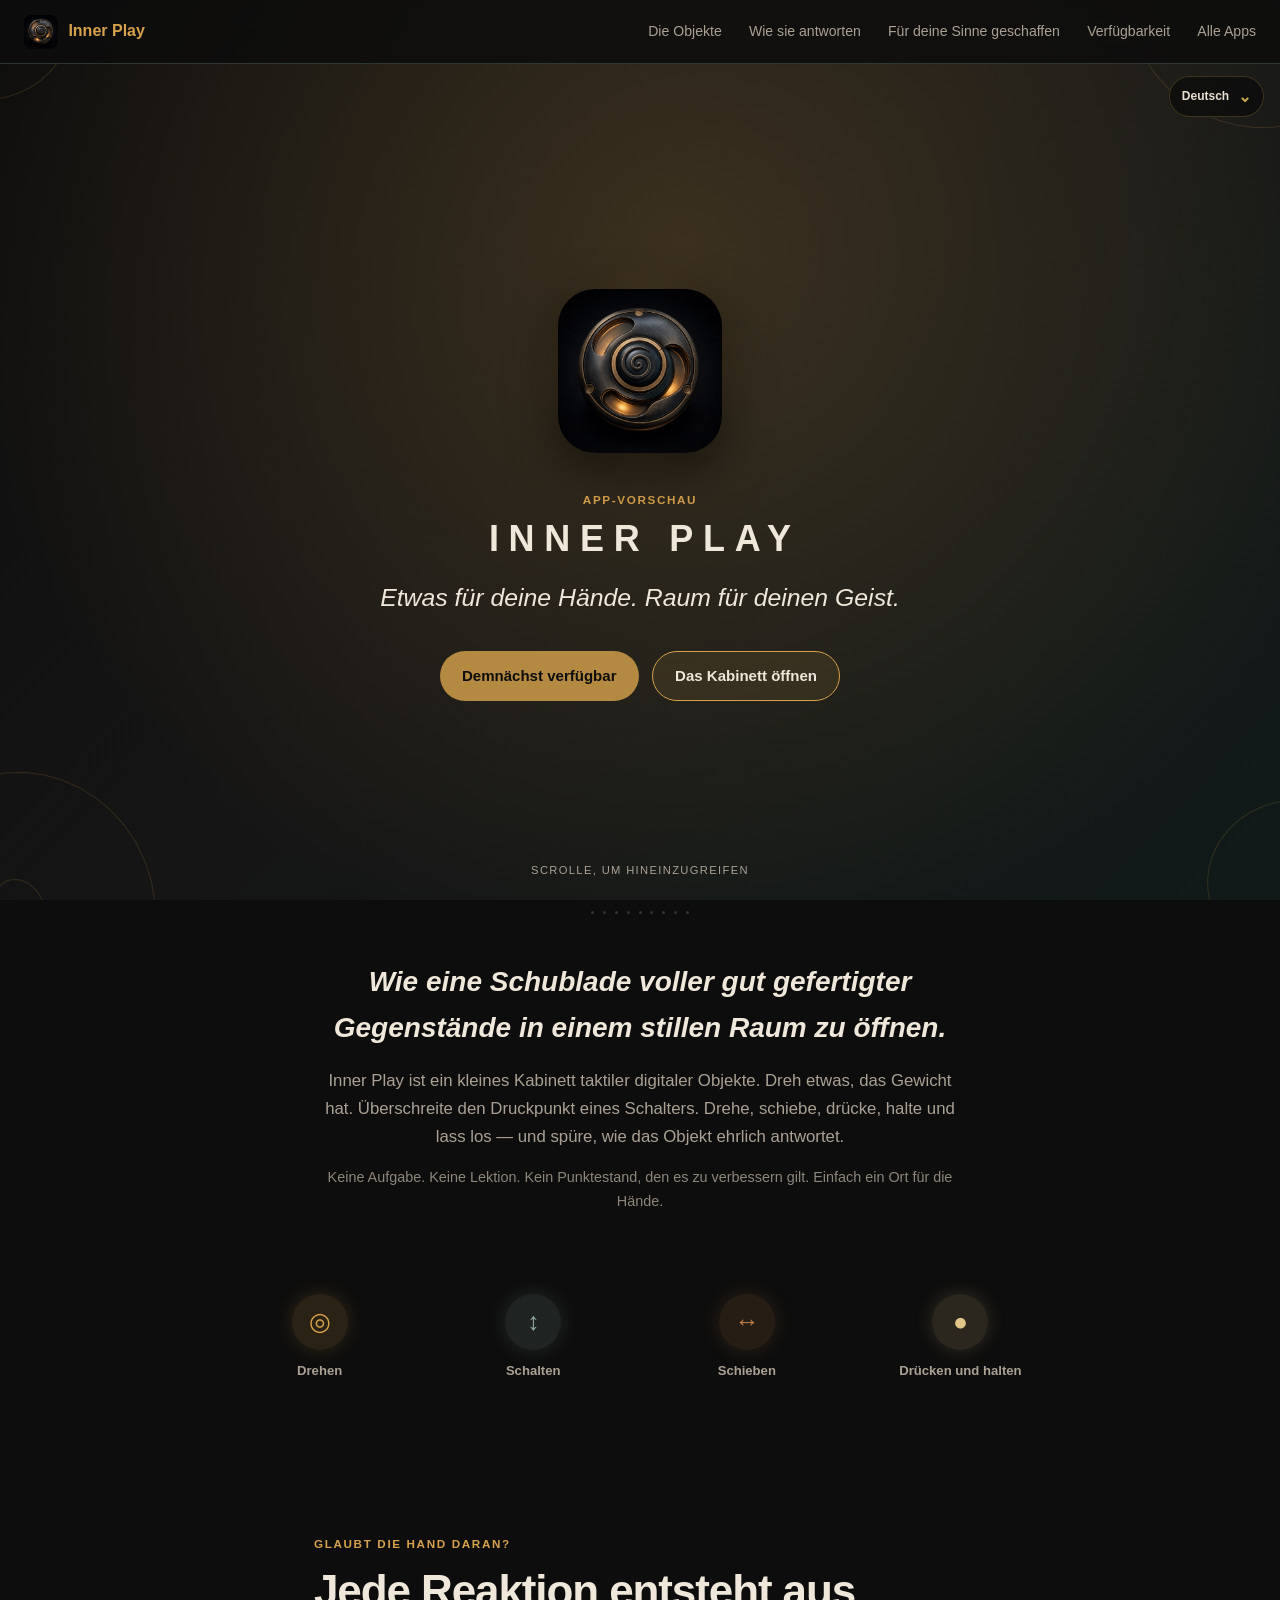
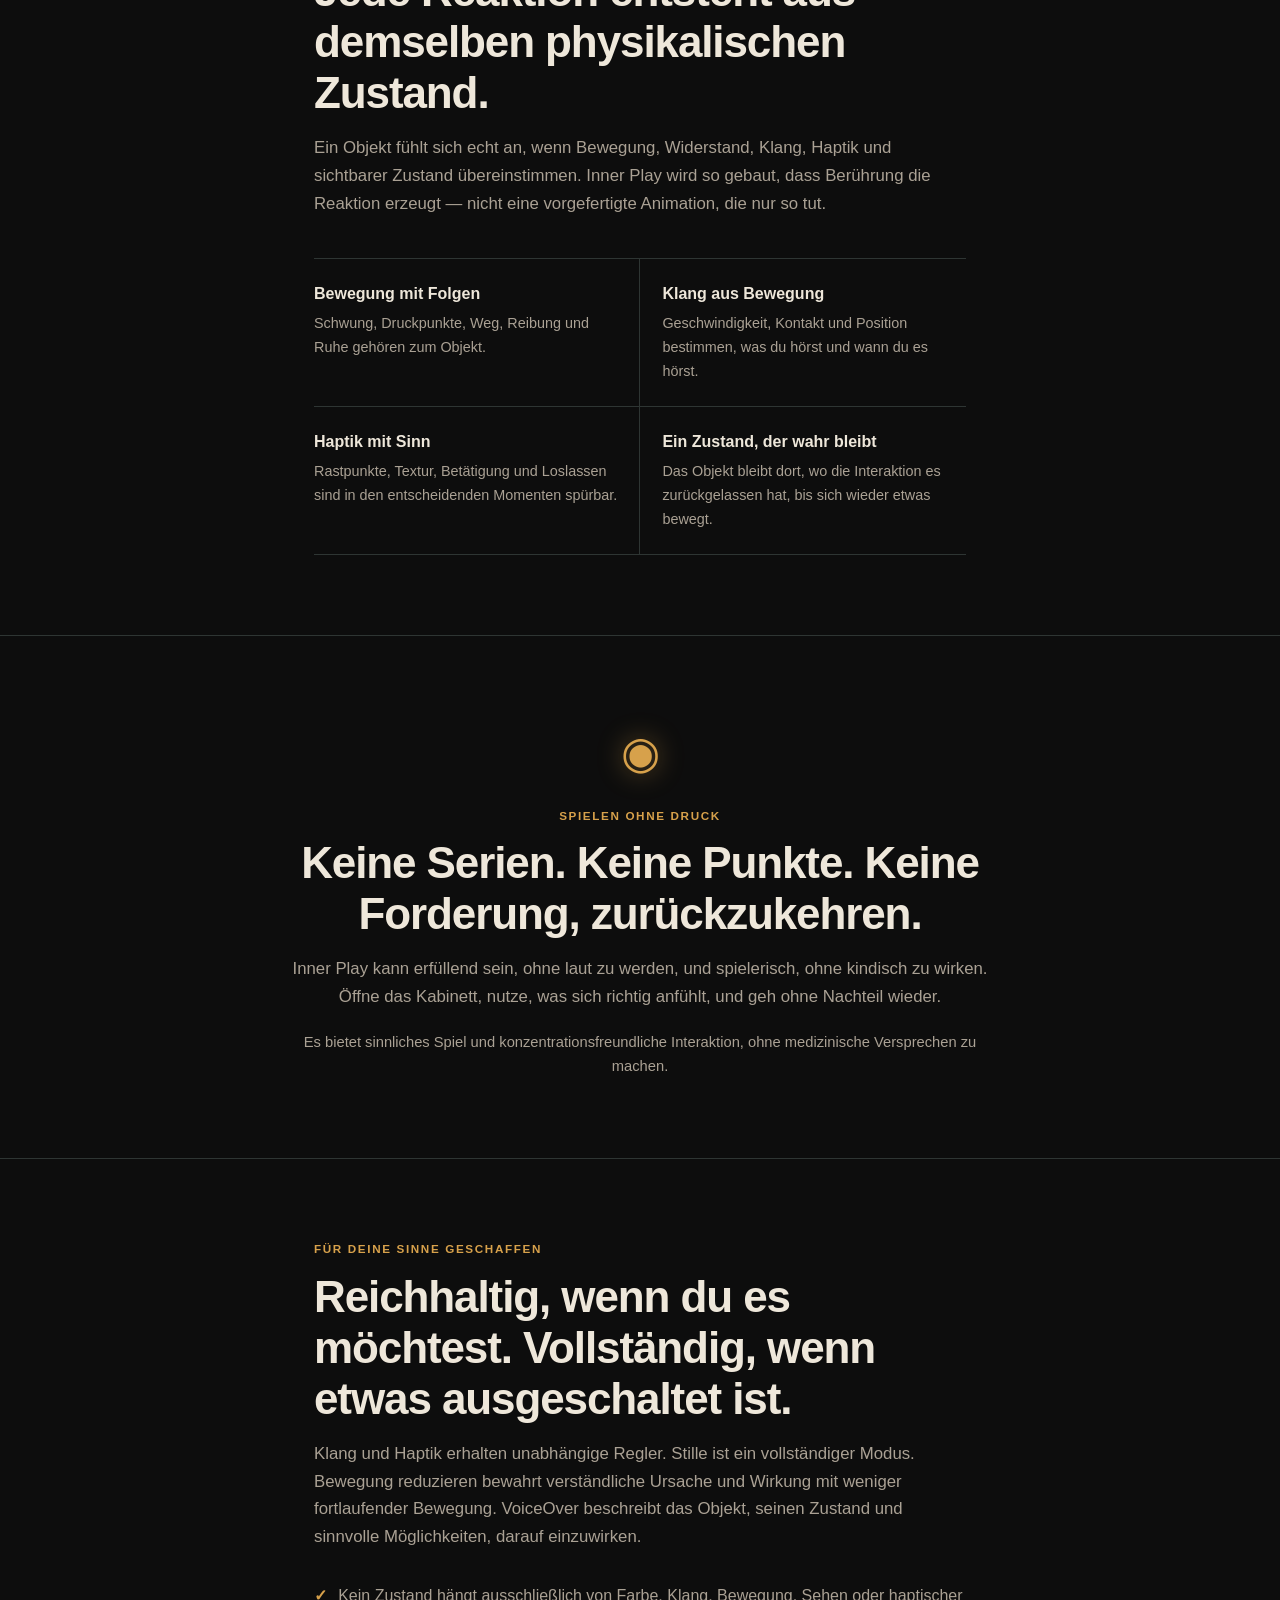
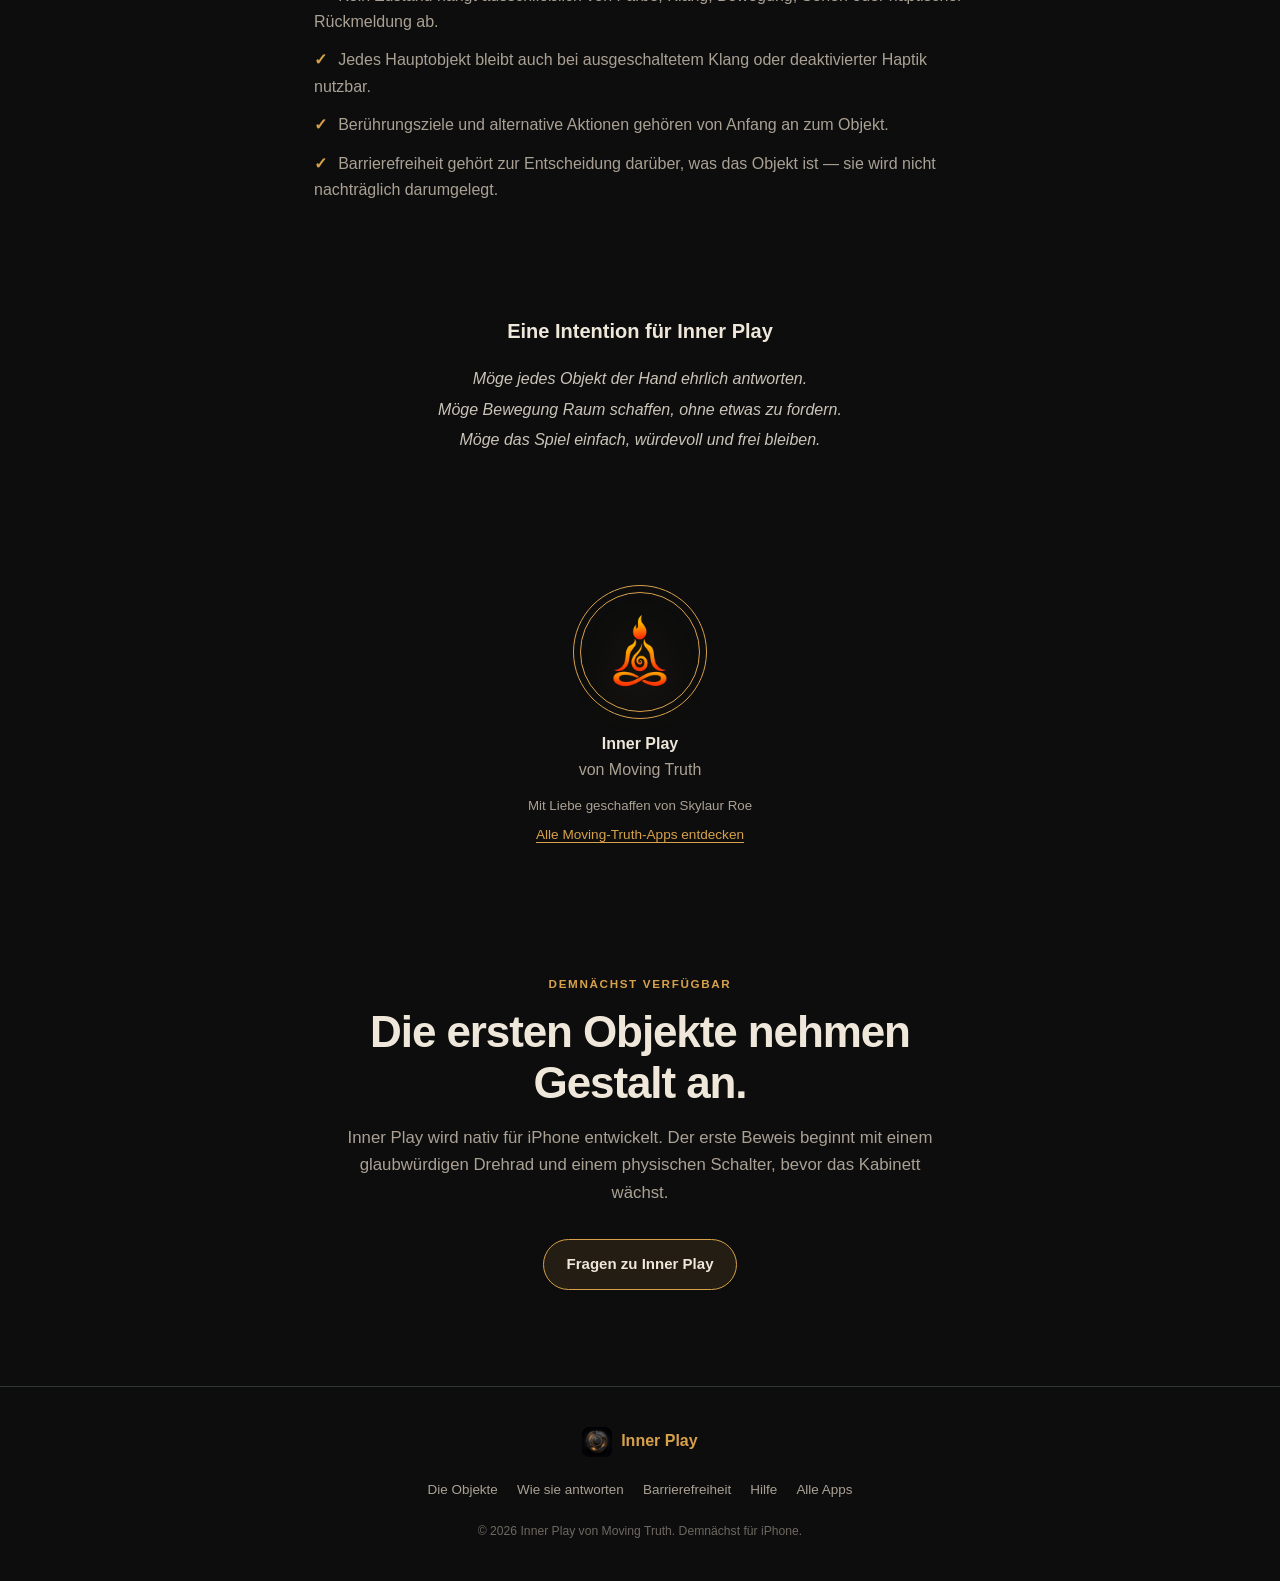
<file: de/index.html>
<!DOCTYPE html>
<html lang="de">
<head>
  <meta charset="UTF-8">
  <meta name="viewport" content="width=device-width, initial-scale=1.0">
  <meta name="theme-color" content="#0D0D0D">
  <meta name="description" content="Inner Play ist ein stilles Kabinett taktiler digitaler Objekte: glaubwürdige Bewegung, Klänge und Haptik für unruhige Hände. Demnächst für iPhone.">
  <meta property="og:title" content="Inner Play — von Moving Truth">
  <meta property="og:description" content="Etwas für deine Hände. Raum für deinen Geist.">
  <meta property="og:type" content="website">
  <meta property="og:url" content="https://inner-play.movingtruth.com/de/">
  <meta property="og:image" content="https://inner-play.movingtruth.com/assets/icon.png?v=20261030">
  <meta name="twitter:card" content="summary_large_image">
  <title>Inner Play — von Moving Truth</title>
  <link rel="icon" type="image/png" href="../assets/icon.png?v=20261030">
  <link rel="apple-touch-icon" href="../assets/icon.png?v=20261030">
  <link rel="stylesheet" href="../styles.css">
  <script src="site.js" defer></script>











































<!-- family-localization-meta:start -->
<link rel="canonical" href="https://inner-play.movingtruth.com/de/">
<link rel="alternate" hreflang="en" href="https://inner-play.movingtruth.com/">
<link rel="alternate" hreflang="fr" href="https://inner-play.movingtruth.com/fr/">
<link rel="alternate" hreflang="es" href="https://inner-play.movingtruth.com/es/">
<link rel="alternate" hreflang="de" href="https://inner-play.movingtruth.com/de/">
<link rel="alternate" hreflang="pt-BR" href="https://inner-play.movingtruth.com/pt-BR/">
<link rel="alternate" hreflang="it" href="https://inner-play.movingtruth.com/it/">
<link rel="alternate" hreflang="nl" href="https://inner-play.movingtruth.com/nl/">
<link rel="alternate" hreflang="hi" href="https://inner-play.movingtruth.com/hi/">
<link rel="alternate" hreflang="ar" href="https://inner-play.movingtruth.com/ar/">
<link rel="alternate" hreflang="zh-Hans" href="https://inner-play.movingtruth.com/zh-Hans/">
<link rel="alternate" hreflang="ja" href="https://inner-play.movingtruth.com/ja/">
<link rel="alternate" hreflang="ko" href="https://inner-play.movingtruth.com/ko/">
<link rel="alternate" hreflang="ru" href="https://inner-play.movingtruth.com/ru/">
<link rel="alternate" hreflang="th" href="https://inner-play.movingtruth.com/th/">
<link rel="alternate" hreflang="x-default" href="https://inner-play.movingtruth.com/">
<!-- family-localization-meta:end -->

<!-- family-localization-style:start -->
<style>
  .family-language{position:absolute;z-index:900;inset-block-start:4.75rem;inset-inline-end:1rem;color:#e8e0d0;font:600 .75rem/1.2 -apple-system,BlinkMacSystemFont,"Segoe UI",sans-serif}
  .family-language details{position:relative}
  .family-language summary{min-block-size:2.6rem;display:flex;align-items:center;gap:.55rem;padding:.3rem .75rem;list-style:none;border:1px solid rgba(201,168,76,.24);border-radius:999px;background:rgba(13,13,13,.82);cursor:pointer;backdrop-filter:blur(12px)}
  .family-language summary::-webkit-details-marker{display:none}
  .family-language summary::after{content:"⌄";font-size:1rem;color:#c9a84c}
  .family-language details[open] summary::after{transform:rotate(180deg)}
  .family-language__label{position:absolute;inline-size:1px;block-size:1px;padding:0;margin:-1px;overflow:hidden;clip:rect(0,0,0,0);white-space:nowrap;border:0}
  .family-language__menu{position:absolute;inset-block-start:calc(100% + .45rem);inset-inline-end:0;min-inline-size:12rem;max-block-size:min(65vh,28rem);overflow:auto;display:grid;gap:.2rem;padding:.4rem;border:1px solid rgba(201,168,76,.24);border-radius:16px;background:rgba(13,13,13,.97);box-shadow:0 16px 45px rgba(0,0,0,.42);backdrop-filter:blur(16px)}
  .family-language a{min-block-size:2.5rem;display:flex;align-items:center;padding:0 .7rem;border-radius:10px;color:inherit;text-decoration:none;white-space:nowrap}
  .family-language a:hover,.family-language a:focus-visible{background:rgba(201,168,76,.16);outline:2px solid transparent}
  .family-language a[aria-current="page"]{background:#c9a84c;color:#111}
  .language-suggestion{position:fixed;z-index:1100;inset-inline:50%;inset-block-end:1rem;transform:translateX(-50%);inline-size:min(calc(100% - 2rem),42rem);display:flex;align-items:center;justify-content:center;gap:.7rem;flex-wrap:wrap;padding:.8rem 1rem;border:1px solid rgba(201,168,76,.42);border-radius:16px;background:rgba(13,13,13,.96);color:#e8e0d0;font:600 .88rem/1.4 -apple-system,BlinkMacSystemFont,"Segoe UI",sans-serif;box-shadow:0 16px 45px rgba(0,0,0,.42);backdrop-filter:blur(16px)}
  .language-suggestion p{margin:0;color:#e8e0d0}
  .language-suggestion a,.language-suggestion button{min-block-size:2.35rem;display:inline-flex;align-items:center;padding:0 .8rem;border:1px solid rgba(201,168,76,.5);border-radius:999px;background:transparent;color:#e8e0d0;font:inherit;text-decoration:none;cursor:pointer}
  .language-suggestion a{background:#c9a84c;color:#111}
  .language-suggestion a:focus-visible,.language-suggestion button:focus-visible{outline:2px solid #f1d47a;outline-offset:2px}
  @media (max-width:700px){.family-language{inset-block-start:4.8rem;inset-inline-end:.75rem}}
</style>
<!-- family-localization-style:end -->
<!-- family-localization-script:start -->
<script src="../localization/language-preference.js" defer></script>
<!-- family-localization-script:end -->
</head>
<body class="play">
<!-- family-localization:start -->
<div class="family-language">
<details>
<summary><span class="family-language__label">Sprache</span><span>Deutsch</span></summary>
<nav class="family-language__menu" aria-label="Sprache">
  <a href="https://inner-play.movingtruth.com/" lang="en" data-language-choice="en">English</a>
  <a href="https://inner-play.movingtruth.com/fr/" lang="fr" data-language-choice="fr">Français</a>
  <a href="https://inner-play.movingtruth.com/es/" lang="es" data-language-choice="es">Español</a>
  <a href="https://inner-play.movingtruth.com/de/" lang="de" data-language-choice="de" aria-current="page">Deutsch</a>
  <a href="https://inner-play.movingtruth.com/pt-BR/" lang="pt-BR" data-language-choice="pt-BR">Português (Brasil)</a>
  <a href="https://inner-play.movingtruth.com/it/" lang="it" data-language-choice="it">Italiano</a>
  <a href="https://inner-play.movingtruth.com/nl/" lang="nl" data-language-choice="nl">Nederlands</a>
  <a href="https://inner-play.movingtruth.com/hi/" lang="hi" data-language-choice="hi">हिन्दी</a>
  <a href="https://inner-play.movingtruth.com/ar/" lang="ar" data-language-choice="ar">العربية</a>
  <a href="https://inner-play.movingtruth.com/zh-Hans/" lang="zh-Hans" data-language-choice="zh-Hans">简体中文</a>
  <a href="https://inner-play.movingtruth.com/ja/" lang="ja" data-language-choice="ja">日本語</a>
  <a href="https://inner-play.movingtruth.com/ko/" lang="ko" data-language-choice="ko">한국어</a>
  <a href="https://inner-play.movingtruth.com/ru/" lang="ru" data-language-choice="ru">Русский</a>
  <a href="https://inner-play.movingtruth.com/th/" lang="th" data-language-choice="th">ไทย</a>
</nav>
</details>
</div>
<!-- family-localization:end -->
  <a class="skip-link" href="#main-content">Zum Hauptinhalt springen</a>

  <div class="living-canvas" aria-hidden="true">
    <div class="living-canvas__gradient"></div>
    <div class="living-canvas__glow"></div>
    <div class="living-canvas__motes" id="motes"></div>
    <svg class="living-canvas__corners" id="corner-spirals"></svg>
  </div>

  <header class="site-nav" role="banner">
    <a class="site-nav__brand" href="#top" aria-label="Inner-Play-Startseite">
      <img src="../assets/icon.png?v=20261030" alt="">
      <span>Inner Play</span>
    </a>
    <button class="site-nav__toggle" type="button" aria-expanded="false" aria-controls="site-links">
      <span class="sr-only">Navigation öffnen</span>
      <span aria-hidden="true"></span><span aria-hidden="true"></span><span aria-hidden="true"></span>
    </button>
    <nav aria-label="Hauptnavigation">
      <ul class="site-nav__links" id="site-links">
        <li><a href="#objects">Die Objekte</a></li>
        <li><a href="#response">Wie sie antworten</a></li>
        <li><a href="#access">Für deine Sinne geschaffen</a></li>
        <li><a href="#availability">Verfügbarkeit</a></li>
        <li><a href="https://apps.movingtruth.com/de/">Alle Apps</a></li>
      </ul>
    </nav>
  </header>

  <main id="main-content">
    <section class="hero" id="top" aria-labelledby="hero-title">
      <div class="hero__icon-wrap">
        <div class="hero__icon-glow"></div>
        <img class="hero__icon" src="../assets/icon.png?v=20261030" alt="Inner Play — App-Symbol">
      </div>
      <span class="hero__eyebrow">App-Vorschau</span>
      <h1 class="hero__name hero__name--product" id="hero-title">Inner Play</h1>
      <p class="hero__promise">Etwas für deine Hände. Raum für deinen Geist.</p>
      <div class="hero__actions">
        <span class="button button--quiet" aria-label="Demnächst für iPhone">Demnächst verfügbar</span>
        <a class="button button--outline" href="#objects">Das Kabinett öffnen</a>
      </div>
      <p class="hero__scroll" aria-hidden="true">scrolle, um hineinzugreifen</p>
    </section>

    <div class="dot-row" aria-hidden="true">
      <span></span><span></span><span></span><span></span><span></span><span></span><span></span><span></span><span></span>
    </div>

    <section class="intro" aria-labelledby="purpose-title">
      <h2 id="purpose-title">Wie eine Schublade voller gut gefertigter Gegenstände in einem stillen Raum zu öffnen.</h2>
      <p>Inner Play ist ein kleines Kabinett taktiler digitaler Objekte. Dreh etwas, das Gewicht hat. Überschreite den Druckpunkt eines Schalters. Drehe, schiebe, drücke, halte und lass los — und spüre, wie das Objekt ehrlich antwortet.</p>
      <p class="intro__trust">Keine Aufgabe. Keine Lektion. Kein Punktestand, den es zu verbessern gilt. Einfach ein Ort für die Hände.</p>
    </section>

    <section class="feature-flow" id="objects" aria-label="Möglichkeiten, mit Inner Play zu interagieren">
      <ul class="feature-flow__list feature-flow__list--four">
        <li style="--feature:#D7A14B"><span aria-hidden="true">◎</span><strong>Drehen</strong></li>
        <li style="--feature:#8FAAA3"><span aria-hidden="true">↕</span><strong>Schalten</strong></li>
        <li style="--feature:#C17D46"><span aria-hidden="true">↔</span><strong>Schieben</strong></li>
        <li style="--feature:#E0C688"><span aria-hidden="true">●</span><strong>Drücken und halten</strong></li>
      </ul>
    </section>

    <section class="statement" id="response" aria-labelledby="response-title">
      <span class="eyebrow">Glaubt die Hand daran?</span>
      <h2 id="response-title">Jede Reaktion entsteht aus demselben physikalischen Zustand.</h2>
      <p>Ein Objekt fühlt sich echt an, wenn Bewegung, Widerstand, Klang, Haptik und sichtbarer Zustand übereinstimmen. Inner Play wird so gebaut, dass Berührung die Reaktion erzeugt — nicht eine vorgefertigte Animation, die nur so tut.</p>
      <div class="capability-lines" role="list">
        <div role="listitem"><strong>Bewegung mit Folgen</strong><span>Schwung, Druckpunkte, Weg, Reibung und Ruhe gehören zum Objekt.</span></div>
        <div role="listitem"><strong>Klang aus Bewegung</strong><span>Geschwindigkeit, Kontakt und Position bestimmen, was du hörst und wann du es hörst.</span></div>
        <div role="listitem"><strong>Haptik mit Sinn</strong><span>Rastpunkte, Textur, Betätigung und Loslassen sind in den entscheidenden Momenten spürbar.</span></div>
        <div role="listitem"><strong>Ein Zustand, der wahr bleibt</strong><span>Das Objekt bleibt dort, wo die Interaktion es zurückgelassen hat, bis sich wieder etwas bewegt.</span></div>
      </div>
    </section>

    <section class="statement statement--bordered" aria-labelledby="quiet-title">
      <span class="statement__symbol" aria-hidden="true">◉</span>
      <span class="eyebrow">Spielen ohne Druck</span>
      <h2 id="quiet-title">Keine Serien. Keine Punkte. Keine Forderung, zurückzukehren.</h2>
      <p>Inner Play kann erfüllend sein, ohne laut zu werden, und spielerisch, ohne kindisch zu wirken. Öffne das Kabinett, nutze, was sich richtig anfühlt, und geh ohne Nachteil wieder.</p>
      <p class="statement__note">Es bietet sinnliches Spiel und konzentrationsfreundliche Interaktion, ohne medizinische Versprechen zu machen.</p>
    </section>

    <section class="statement" id="access" aria-labelledby="access-title">
      <span class="eyebrow">Für deine Sinne geschaffen</span>
      <h2 id="access-title">Reichhaltig, wenn du es möchtest. Vollständig, wenn etwas ausgeschaltet ist.</h2>
      <p>Klang und Haptik erhalten unabhängige Regler. Stille ist ein vollständiger Modus. Bewegung reduzieren bewahrt verständliche Ursache und Wirkung mit weniger fortlaufender Bewegung. VoiceOver beschreibt das Objekt, seinen Zustand und sinnvolle Möglichkeiten, darauf einzuwirken.</p>
      <ul class="truth-list">
        <li>Kein Zustand hängt ausschließlich von Farbe, Klang, Bewegung, Sehen oder haptischer Rückmeldung ab.</li>
        <li>Jedes Hauptobjekt bleibt auch bei ausgeschaltetem Klang oder deaktivierter Haptik nutzbar.</li>
        <li>Berührungsziele und alternative Aktionen gehören von Anfang an zum Objekt.</li>
        <li>Barrierefreiheit gehört zur Entscheidung darüber, was das Objekt ist — sie wird nicht nachträglich darumgelegt.</li>
      </ul>
    </section>

    <section class="blessing" aria-labelledby="blessing-title">
      <h2 id="blessing-title">Eine Intention für Inner Play</h2>
      <p>Möge jedes Objekt der Hand ehrlich antworten.<br>Möge Bewegung Raum schaffen, ohne etwas zu fordern.<br>Möge das Spiel einfach, würdevoll und frei bleiben.</p>
    </section>

    <section class="moving-truth" aria-label="Über Moving Truth">
      <a class="moving-truth__ring" href="https://movingtruth.com" aria-label="Moving Truth. Öffnet movingtruth.com">
        <img src="../assets/moving-truth-logo.png" alt="Moving-Truth-Logo">
      </a>
      <strong>Inner Play</strong>
      <span>von Moving Truth</span>
      <small>Mit Liebe geschaffen von Skylaur Roe</small>
      <a href="https://apps.movingtruth.com/de/">Alle Moving-Truth-Apps entdecken</a>
    </section>

    <section class="closing" id="availability" aria-labelledby="availability-title">
      <span class="eyebrow">Demnächst verfügbar</span>
      <h2 id="availability-title">Die ersten Objekte nehmen Gestalt an.</h2>
      <p>Inner Play wird nativ für iPhone entwickelt. Der erste Beweis beginnt mit einem glaubwürdigen Drehrad und einem physischen Schalter, bevor das Kabinett wächst.</p>
      <a class="button button--outline" href="mailto:support@movingtruth.com?subject=Inner%20Play">Fragen zu Inner Play</a>
    </section>
  </main>

  <footer>
    <div class="footer__brand"><img src="../assets/icon.png?v=20261030" alt=""><strong>Inner Play</strong></div>
    <nav aria-label="Fußzeilennavigation">
      <ul>
        <li><a href="#objects">Die Objekte</a></li>
        <li><a href="#response">Wie sie antworten</a></li>
        <li><a href="#access">Barrierefreiheit</a></li>
        <li><a href="mailto:support@movingtruth.com">Hilfe</a></li>
        <li><a href="https://apps.movingtruth.com/de/">Alle Apps</a></li>
      </ul>
    </nav>
    <p>© 2026 Inner Play von Moving Truth. Demnächst für iPhone.</p>
  </footer>
</body>
</html>
</file>
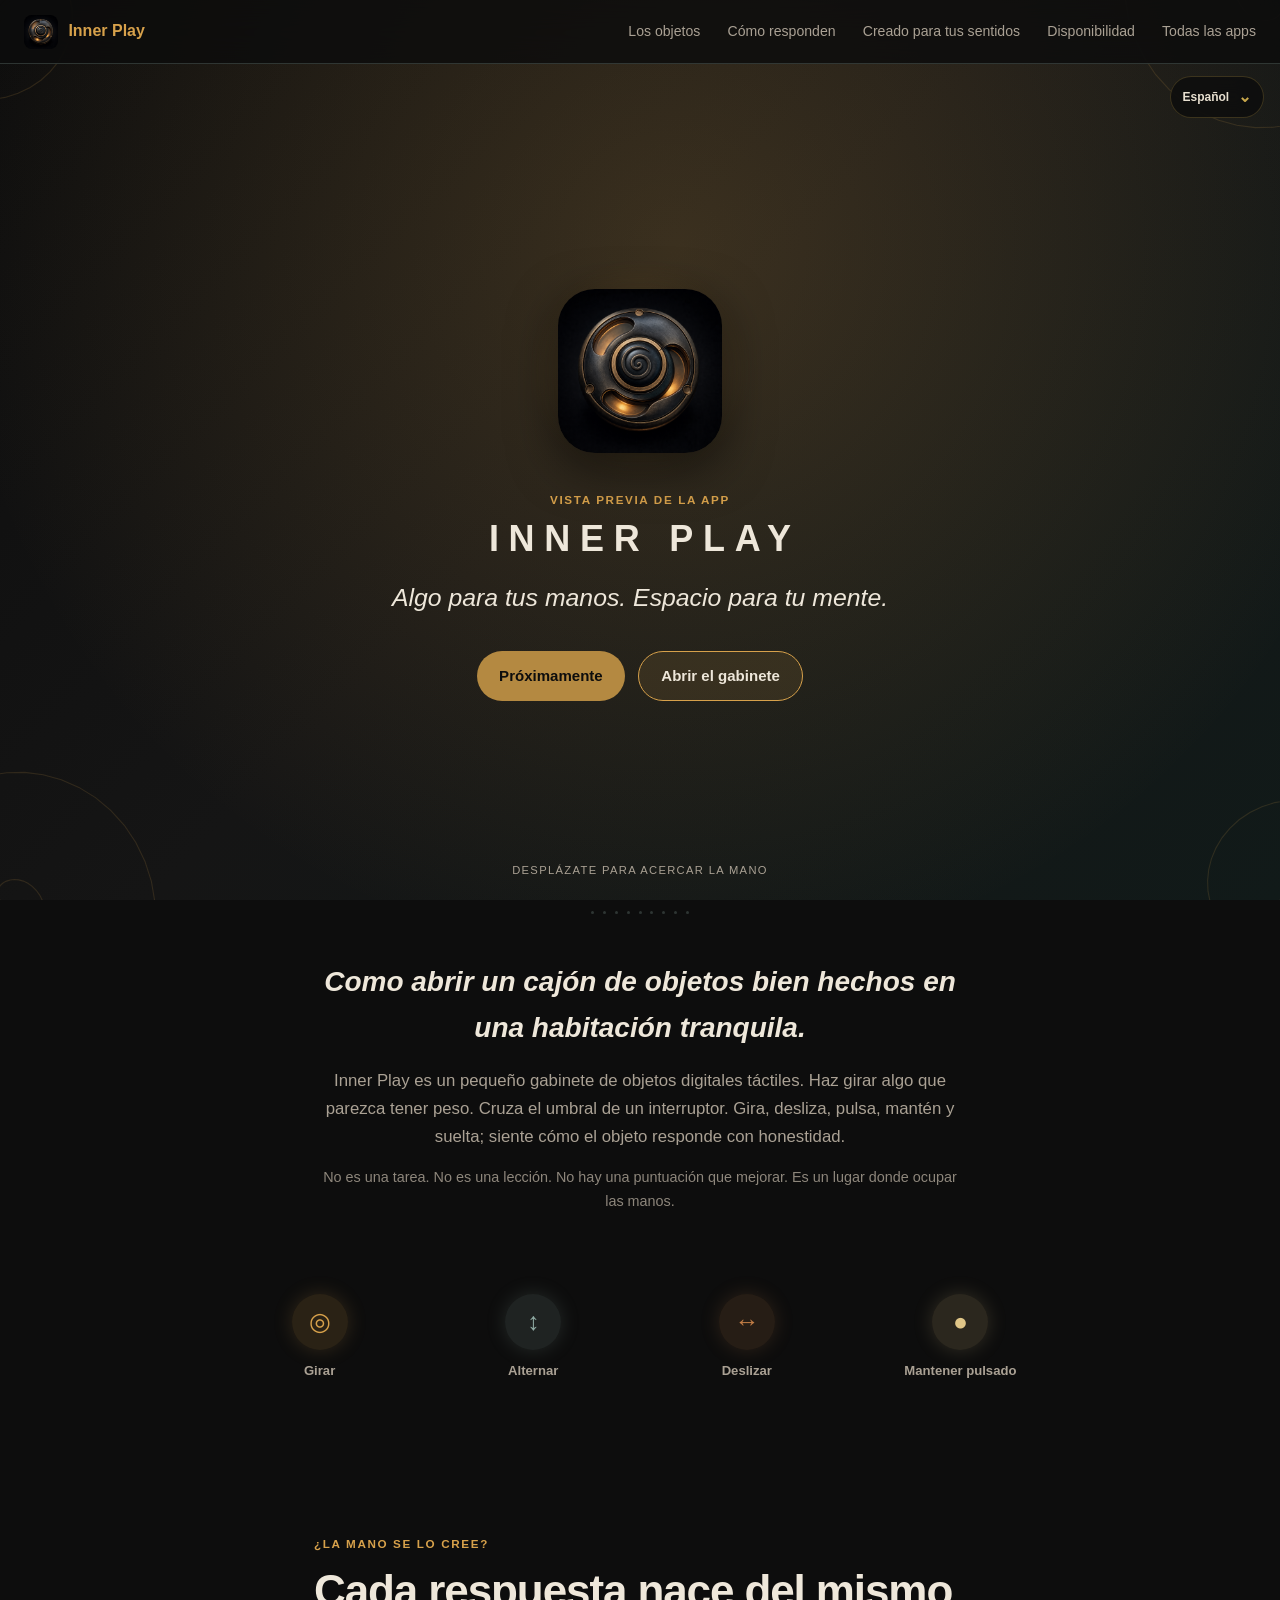
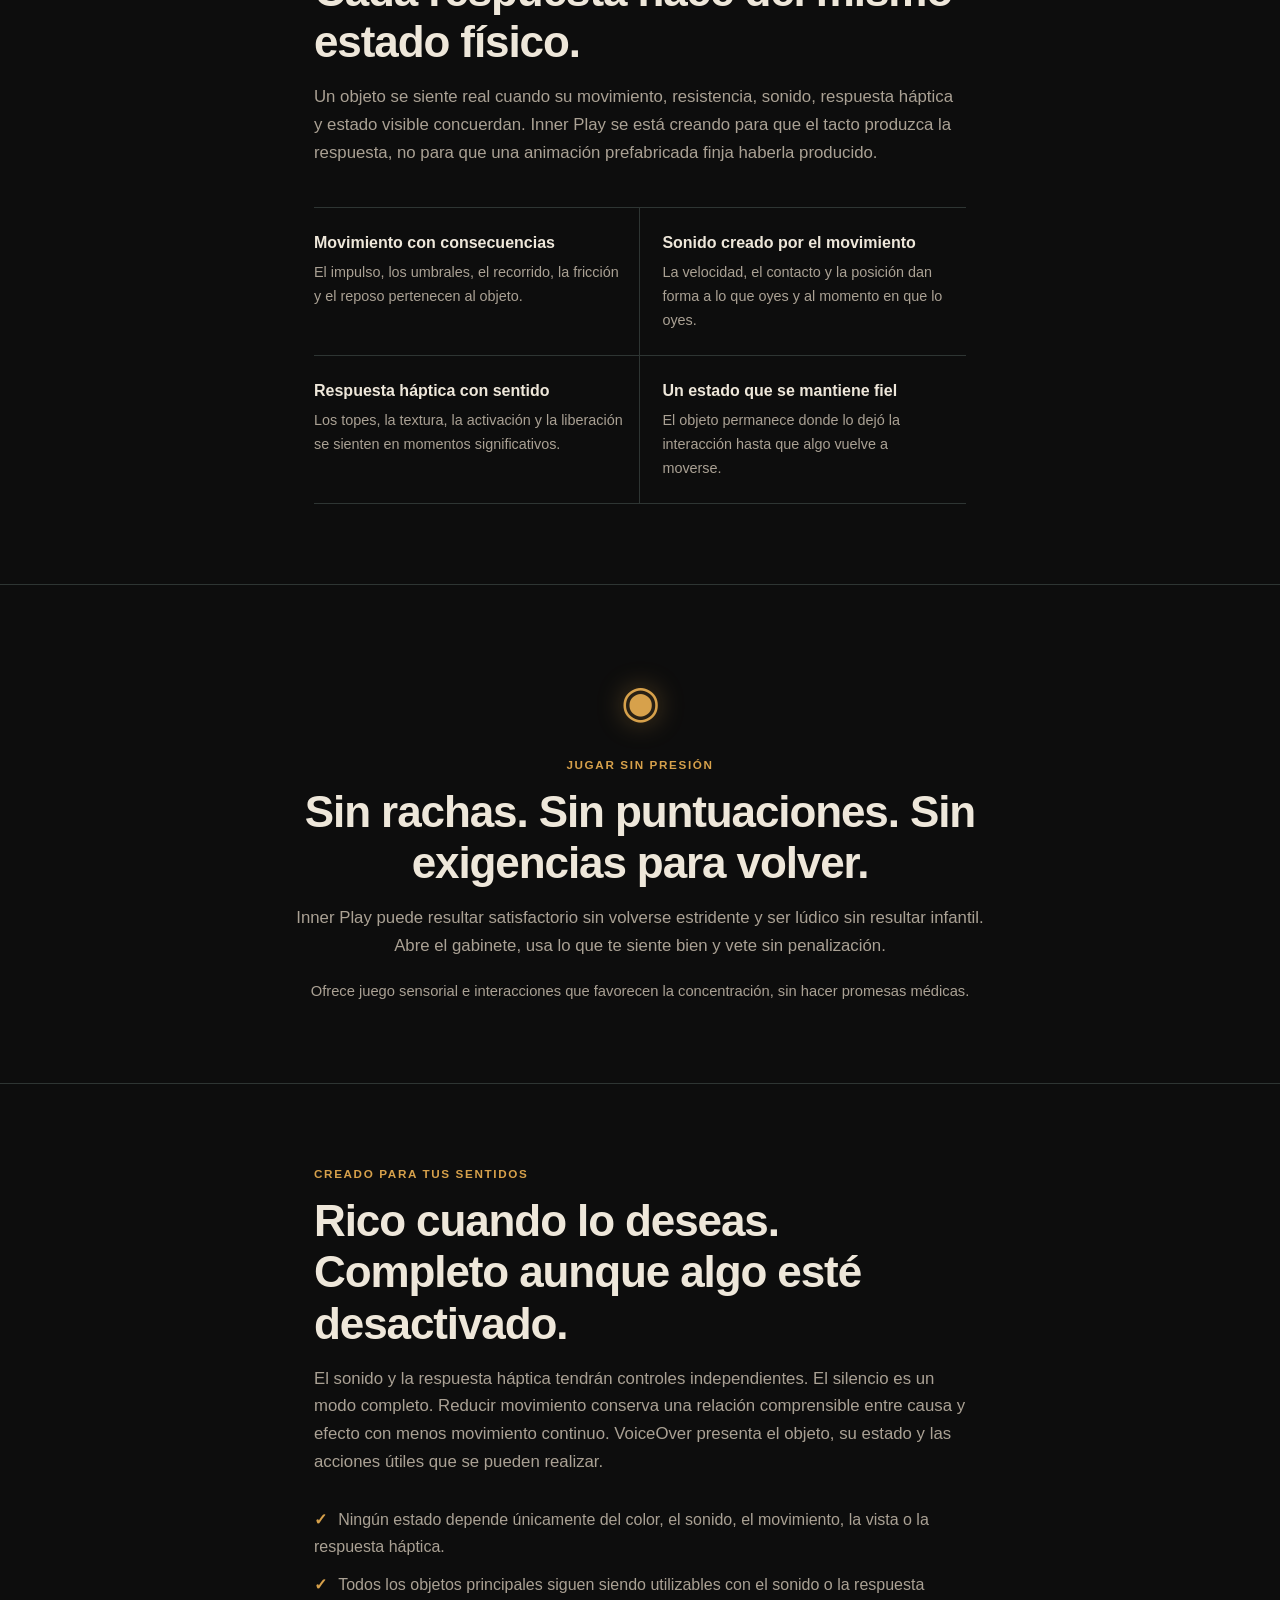
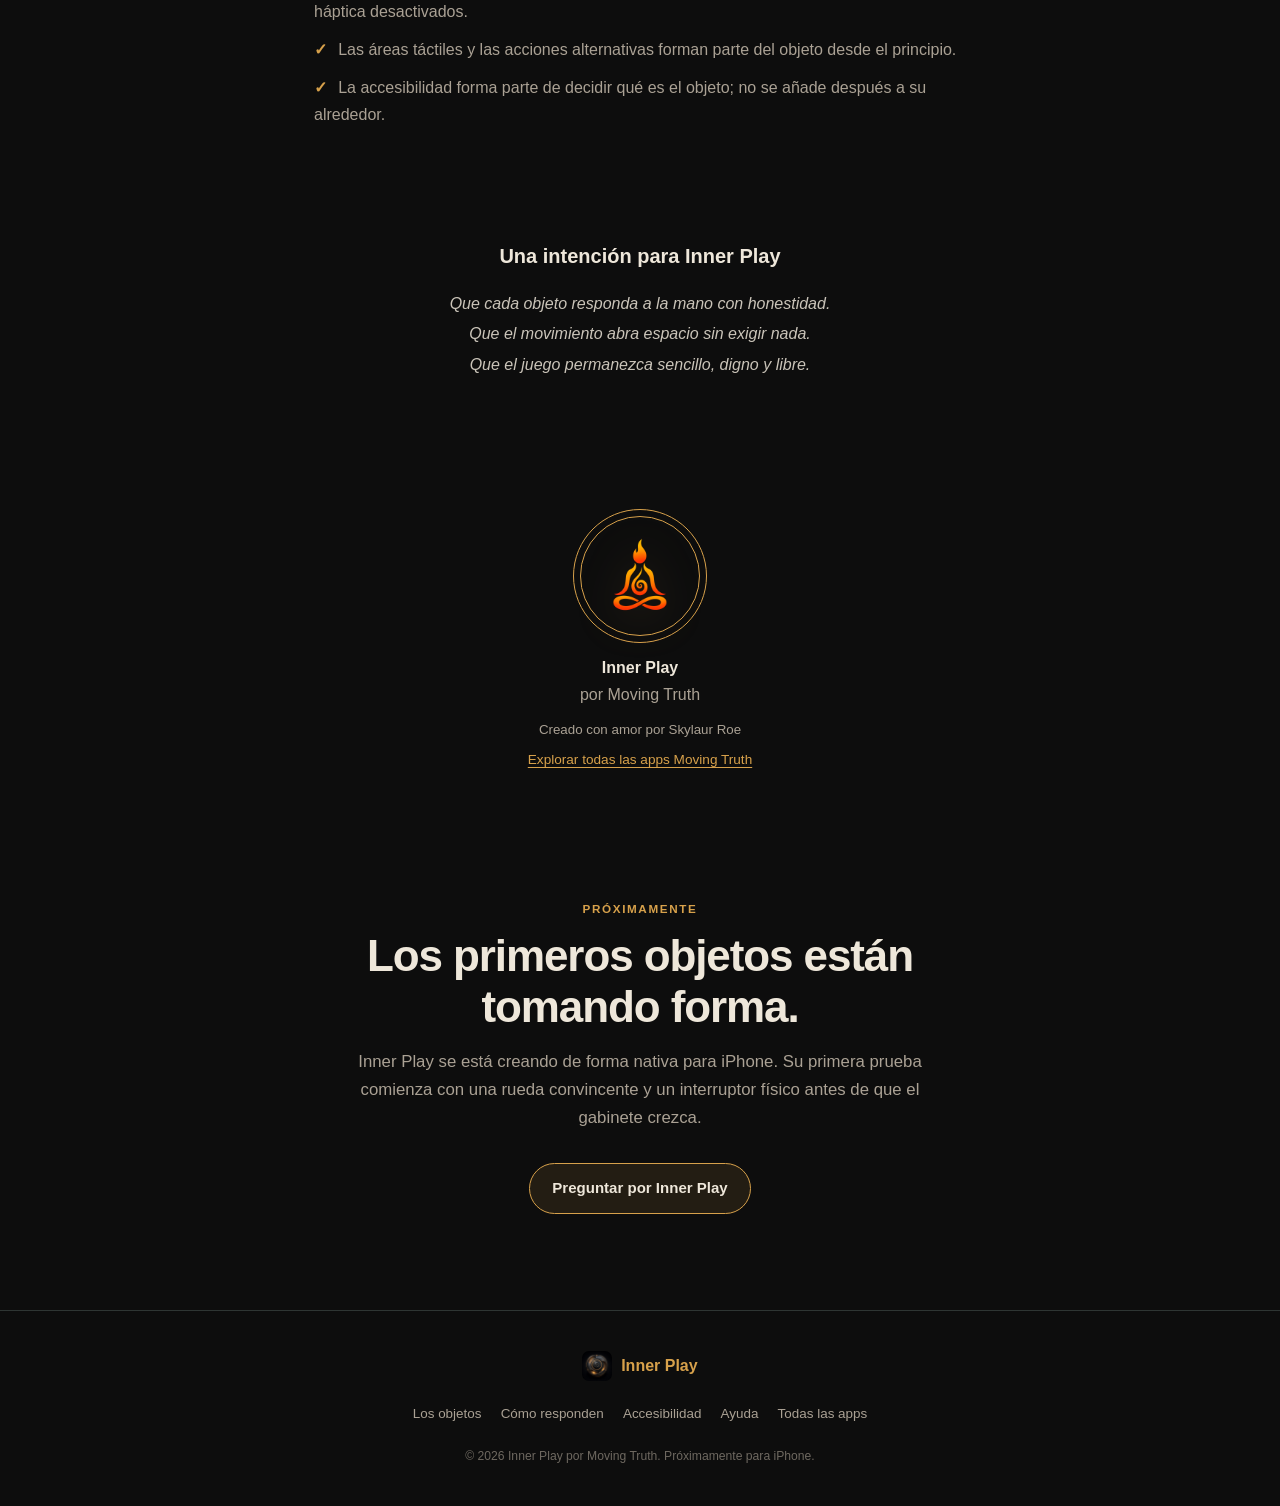
<file: es/index.html>
<!DOCTYPE html>
<html lang="es">
<head>
  <meta charset="UTF-8">
  <meta name="viewport" content="width=device-width, initial-scale=1.0">
  <meta name="theme-color" content="#0D0D0D">
  <meta name="description" content="Inner Play es un gabinete sereno de objetos digitales táctiles: movimiento, sonido y sensaciones convincentes para manos inquietas. Próximamente para iPhone.">
  <meta property="og:title" content="Inner Play — por Moving Truth">
  <meta property="og:description" content="Algo para tus manos. Espacio para tu mente.">
  <meta property="og:type" content="website">
  <meta property="og:url" content="https://inner-play.movingtruth.com/es/">
  <meta property="og:image" content="https://inner-play.movingtruth.com/assets/icon.png?v=20261030">
  <meta name="twitter:card" content="summary_large_image">
  <title>Inner Play — por Moving Truth</title>
  <link rel="icon" type="image/png" href="../assets/icon.png?v=20261030">
  <link rel="apple-touch-icon" href="../assets/icon.png?v=20261030">
  <link rel="stylesheet" href="../styles.css">
  <script src="site.js" defer></script>











































<!-- family-localization-meta:start -->
<link rel="canonical" href="https://inner-play.movingtruth.com/es/">
<link rel="alternate" hreflang="en" href="https://inner-play.movingtruth.com/">
<link rel="alternate" hreflang="fr" href="https://inner-play.movingtruth.com/fr/">
<link rel="alternate" hreflang="es" href="https://inner-play.movingtruth.com/es/">
<link rel="alternate" hreflang="de" href="https://inner-play.movingtruth.com/de/">
<link rel="alternate" hreflang="pt-BR" href="https://inner-play.movingtruth.com/pt-BR/">
<link rel="alternate" hreflang="it" href="https://inner-play.movingtruth.com/it/">
<link rel="alternate" hreflang="nl" href="https://inner-play.movingtruth.com/nl/">
<link rel="alternate" hreflang="hi" href="https://inner-play.movingtruth.com/hi/">
<link rel="alternate" hreflang="ar" href="https://inner-play.movingtruth.com/ar/">
<link rel="alternate" hreflang="zh-Hans" href="https://inner-play.movingtruth.com/zh-Hans/">
<link rel="alternate" hreflang="ja" href="https://inner-play.movingtruth.com/ja/">
<link rel="alternate" hreflang="ko" href="https://inner-play.movingtruth.com/ko/">
<link rel="alternate" hreflang="ru" href="https://inner-play.movingtruth.com/ru/">
<link rel="alternate" hreflang="th" href="https://inner-play.movingtruth.com/th/">
<link rel="alternate" hreflang="x-default" href="https://inner-play.movingtruth.com/">
<!-- family-localization-meta:end -->

<!-- family-localization-style:start -->
<style>
  .family-language{position:absolute;z-index:900;inset-block-start:4.75rem;inset-inline-end:1rem;color:#e8e0d0;font:600 .75rem/1.2 -apple-system,BlinkMacSystemFont,"Segoe UI",sans-serif}
  .family-language details{position:relative}
  .family-language summary{min-block-size:2.6rem;display:flex;align-items:center;gap:.55rem;padding:.3rem .75rem;list-style:none;border:1px solid rgba(201,168,76,.24);border-radius:999px;background:rgba(13,13,13,.82);cursor:pointer;backdrop-filter:blur(12px)}
  .family-language summary::-webkit-details-marker{display:none}
  .family-language summary::after{content:"⌄";font-size:1rem;color:#c9a84c}
  .family-language details[open] summary::after{transform:rotate(180deg)}
  .family-language__label{position:absolute;inline-size:1px;block-size:1px;padding:0;margin:-1px;overflow:hidden;clip:rect(0,0,0,0);white-space:nowrap;border:0}
  .family-language__menu{position:absolute;inset-block-start:calc(100% + .45rem);inset-inline-end:0;min-inline-size:12rem;max-block-size:min(65vh,28rem);overflow:auto;display:grid;gap:.2rem;padding:.4rem;border:1px solid rgba(201,168,76,.24);border-radius:16px;background:rgba(13,13,13,.97);box-shadow:0 16px 45px rgba(0,0,0,.42);backdrop-filter:blur(16px)}
  .family-language a{min-block-size:2.5rem;display:flex;align-items:center;padding:0 .7rem;border-radius:10px;color:inherit;text-decoration:none;white-space:nowrap}
  .family-language a:hover,.family-language a:focus-visible{background:rgba(201,168,76,.16);outline:2px solid transparent}
  .family-language a[aria-current="page"]{background:#c9a84c;color:#111}
  .language-suggestion{position:fixed;z-index:1100;inset-inline:50%;inset-block-end:1rem;transform:translateX(-50%);inline-size:min(calc(100% - 2rem),42rem);display:flex;align-items:center;justify-content:center;gap:.7rem;flex-wrap:wrap;padding:.8rem 1rem;border:1px solid rgba(201,168,76,.42);border-radius:16px;background:rgba(13,13,13,.96);color:#e8e0d0;font:600 .88rem/1.4 -apple-system,BlinkMacSystemFont,"Segoe UI",sans-serif;box-shadow:0 16px 45px rgba(0,0,0,.42);backdrop-filter:blur(16px)}
  .language-suggestion p{margin:0;color:#e8e0d0}
  .language-suggestion a,.language-suggestion button{min-block-size:2.35rem;display:inline-flex;align-items:center;padding:0 .8rem;border:1px solid rgba(201,168,76,.5);border-radius:999px;background:transparent;color:#e8e0d0;font:inherit;text-decoration:none;cursor:pointer}
  .language-suggestion a{background:#c9a84c;color:#111}
  .language-suggestion a:focus-visible,.language-suggestion button:focus-visible{outline:2px solid #f1d47a;outline-offset:2px}
  @media (max-width:700px){.family-language{inset-block-start:4.8rem;inset-inline-end:.75rem}}
</style>
<!-- family-localization-style:end -->
<!-- family-localization-script:start -->
<script src="../localization/language-preference.js" defer></script>
<!-- family-localization-script:end -->
</head>
<body class="play">
<!-- family-localization:start -->
<div class="family-language">
<details>
<summary><span class="family-language__label">Idioma</span><span>Español</span></summary>
<nav class="family-language__menu" aria-label="Idioma">
  <a href="https://inner-play.movingtruth.com/" lang="en" data-language-choice="en">English</a>
  <a href="https://inner-play.movingtruth.com/fr/" lang="fr" data-language-choice="fr">Français</a>
  <a href="https://inner-play.movingtruth.com/es/" lang="es" data-language-choice="es" aria-current="page">Español</a>
  <a href="https://inner-play.movingtruth.com/de/" lang="de" data-language-choice="de">Deutsch</a>
  <a href="https://inner-play.movingtruth.com/pt-BR/" lang="pt-BR" data-language-choice="pt-BR">Português (Brasil)</a>
  <a href="https://inner-play.movingtruth.com/it/" lang="it" data-language-choice="it">Italiano</a>
  <a href="https://inner-play.movingtruth.com/nl/" lang="nl" data-language-choice="nl">Nederlands</a>
  <a href="https://inner-play.movingtruth.com/hi/" lang="hi" data-language-choice="hi">हिन्दी</a>
  <a href="https://inner-play.movingtruth.com/ar/" lang="ar" data-language-choice="ar">العربية</a>
  <a href="https://inner-play.movingtruth.com/zh-Hans/" lang="zh-Hans" data-language-choice="zh-Hans">简体中文</a>
  <a href="https://inner-play.movingtruth.com/ja/" lang="ja" data-language-choice="ja">日本語</a>
  <a href="https://inner-play.movingtruth.com/ko/" lang="ko" data-language-choice="ko">한국어</a>
  <a href="https://inner-play.movingtruth.com/ru/" lang="ru" data-language-choice="ru">Русский</a>
  <a href="https://inner-play.movingtruth.com/th/" lang="th" data-language-choice="th">ไทย</a>
</nav>
</details>
</div>
<!-- family-localization:end -->
  <a class="skip-link" href="#main-content">Ir al contenido principal</a>

  <div class="living-canvas" aria-hidden="true">
    <div class="living-canvas__gradient"></div>
    <div class="living-canvas__glow"></div>
    <div class="living-canvas__motes" id="motes"></div>
    <svg class="living-canvas__corners" id="corner-spirals"></svg>
  </div>

  <header class="site-nav" role="banner">
    <a class="site-nav__brand" href="#top" aria-label="Inicio de Inner Play">
      <img src="../assets/icon.png?v=20261030" alt="">
      <span>Inner Play</span>
    </a>
    <button class="site-nav__toggle" type="button" aria-expanded="false" aria-controls="site-links">
      <span class="sr-only">Abrir navegación</span>
      <span aria-hidden="true"></span><span aria-hidden="true"></span><span aria-hidden="true"></span>
    </button>
    <nav aria-label="Navegación principal">
      <ul class="site-nav__links" id="site-links">
        <li><a href="#objects">Los objetos</a></li>
        <li><a href="#response">Cómo responden</a></li>
        <li><a href="#access">Creado para tus sentidos</a></li>
        <li><a href="#availability">Disponibilidad</a></li>
        <li><a href="https://apps.movingtruth.com/es/">Todas las apps</a></li>
      </ul>
    </nav>
  </header>

  <main id="main-content">
    <section class="hero" id="top" aria-labelledby="hero-title">
      <div class="hero__icon-wrap">
        <div class="hero__icon-glow"></div>
        <img class="hero__icon" src="../assets/icon.png?v=20261030" alt="Inner Play — icono de la aplicación">
      </div>
      <span class="hero__eyebrow">Vista previa de la app</span>
      <h1 class="hero__name hero__name--product" id="hero-title">Inner Play</h1>
      <p class="hero__promise">Algo para tus manos. Espacio para tu mente.</p>
      <div class="hero__actions">
        <span class="button button--quiet" aria-label="Próximamente para iPhone">Próximamente</span>
        <a class="button button--outline" href="#objects">Abrir el gabinete</a>
      </div>
      <p class="hero__scroll" aria-hidden="true">desplázate para acercar la mano</p>
    </section>

    <div class="dot-row" aria-hidden="true">
      <span></span><span></span><span></span><span></span><span></span><span></span><span></span><span></span><span></span>
    </div>

    <section class="intro" aria-labelledby="purpose-title">
      <h2 id="purpose-title">Como abrir un cajón de objetos bien hechos en una habitación tranquila.</h2>
      <p>Inner Play es un pequeño gabinete de objetos digitales táctiles. Haz girar algo que parezca tener peso. Cruza el umbral de un interruptor. Gira, desliza, pulsa, mantén y suelta; siente cómo el objeto responde con honestidad.</p>
      <p class="intro__trust">No es una tarea. No es una lección. No hay una puntuación que mejorar. Es un lugar donde ocupar las manos.</p>
    </section>

    <section class="feature-flow" id="objects" aria-label="Formas de interactuar con Inner Play">
      <ul class="feature-flow__list feature-flow__list--four">
        <li style="--feature:#D7A14B"><span aria-hidden="true">◎</span><strong>Girar</strong></li>
        <li style="--feature:#8FAAA3"><span aria-hidden="true">↕</span><strong>Alternar</strong></li>
        <li style="--feature:#C17D46"><span aria-hidden="true">↔</span><strong>Deslizar</strong></li>
        <li style="--feature:#E0C688"><span aria-hidden="true">●</span><strong>Mantener pulsado</strong></li>
      </ul>
    </section>

    <section class="statement" id="response" aria-labelledby="response-title">
      <span class="eyebrow">¿La mano se lo cree?</span>
      <h2 id="response-title">Cada respuesta nace del mismo estado físico.</h2>
      <p>Un objeto se siente real cuando su movimiento, resistencia, sonido, respuesta háptica y estado visible concuerdan. Inner Play se está creando para que el tacto produzca la respuesta, no para que una animación prefabricada finja haberla producido.</p>
      <div class="capability-lines" role="list">
        <div role="listitem"><strong>Movimiento con consecuencias</strong><span>El impulso, los umbrales, el recorrido, la fricción y el reposo pertenecen al objeto.</span></div>
        <div role="listitem"><strong>Sonido creado por el movimiento</strong><span>La velocidad, el contacto y la posición dan forma a lo que oyes y al momento en que lo oyes.</span></div>
        <div role="listitem"><strong>Respuesta háptica con sentido</strong><span>Los topes, la textura, la activación y la liberación se sienten en momentos significativos.</span></div>
        <div role="listitem"><strong>Un estado que se mantiene fiel</strong><span>El objeto permanece donde lo dejó la interacción hasta que algo vuelve a moverse.</span></div>
      </div>
    </section>

    <section class="statement statement--bordered" aria-labelledby="quiet-title">
      <span class="statement__symbol" aria-hidden="true">◉</span>
      <span class="eyebrow">Jugar sin presión</span>
      <h2 id="quiet-title">Sin rachas. Sin puntuaciones. Sin exigencias para volver.</h2>
      <p>Inner Play puede resultar satisfactorio sin volverse estridente y ser lúdico sin resultar infantil. Abre el gabinete, usa lo que te siente bien y vete sin penalización.</p>
      <p class="statement__note">Ofrece juego sensorial e interacciones que favorecen la concentración, sin hacer promesas médicas.</p>
    </section>

    <section class="statement" id="access" aria-labelledby="access-title">
      <span class="eyebrow">Creado para tus sentidos</span>
      <h2 id="access-title">Rico cuando lo deseas. Completo aunque algo esté desactivado.</h2>
      <p>El sonido y la respuesta háptica tendrán controles independientes. El silencio es un modo completo. Reducir movimiento conserva una relación comprensible entre causa y efecto con menos movimiento continuo. VoiceOver presenta el objeto, su estado y las acciones útiles que se pueden realizar.</p>
      <ul class="truth-list">
        <li>Ningún estado depende únicamente del color, el sonido, el movimiento, la vista o la respuesta háptica.</li>
        <li>Todos los objetos principales siguen siendo utilizables con el sonido o la respuesta háptica desactivados.</li>
        <li>Las áreas táctiles y las acciones alternativas forman parte del objeto desde el principio.</li>
        <li>La accesibilidad forma parte de decidir qué es el objeto; no se añade después a su alrededor.</li>
      </ul>
    </section>

    <section class="blessing" aria-labelledby="blessing-title">
      <h2 id="blessing-title">Una intención para Inner Play</h2>
      <p>Que cada objeto responda a la mano con honestidad.<br>Que el movimiento abra espacio sin exigir nada.<br>Que el juego permanezca sencillo, digno y libre.</p>
    </section>

    <section class="moving-truth" aria-label="Acerca de Moving Truth">
      <a class="moving-truth__ring" href="https://movingtruth.com" aria-label="Moving Truth. Abre movingtruth.com">
        <img src="../assets/moving-truth-logo.png" alt="Logotipo de Moving Truth">
      </a>
      <strong>Inner Play</strong>
      <span>por Moving Truth</span>
      <small>Creado con amor por Skylaur Roe</small>
      <a href="https://apps.movingtruth.com/es/">Explorar todas las apps Moving Truth</a>
    </section>

    <section class="closing" id="availability" aria-labelledby="availability-title">
      <span class="eyebrow">Próximamente</span>
      <h2 id="availability-title">Los primeros objetos están tomando forma.</h2>
      <p>Inner Play se está creando de forma nativa para iPhone. Su primera prueba comienza con una rueda convincente y un interruptor físico antes de que el gabinete crezca.</p>
      <a class="button button--outline" href="mailto:support@movingtruth.com?subject=Inner%20Play">Preguntar por Inner Play</a>
    </section>
  </main>

  <footer>
    <div class="footer__brand"><img src="../assets/icon.png?v=20261030" alt=""><strong>Inner Play</strong></div>
    <nav aria-label="Navegación del pie de página">
      <ul>
        <li><a href="#objects">Los objetos</a></li>
        <li><a href="#response">Cómo responden</a></li>
        <li><a href="#access">Accesibilidad</a></li>
        <li><a href="mailto:support@movingtruth.com">Ayuda</a></li>
        <li><a href="https://apps.movingtruth.com/es/">Todas las apps</a></li>
      </ul>
    </nav>
    <p>© 2026 Inner Play por Moving Truth. Próximamente para iPhone.</p>
  </footer>
</body>
</html>
</file>
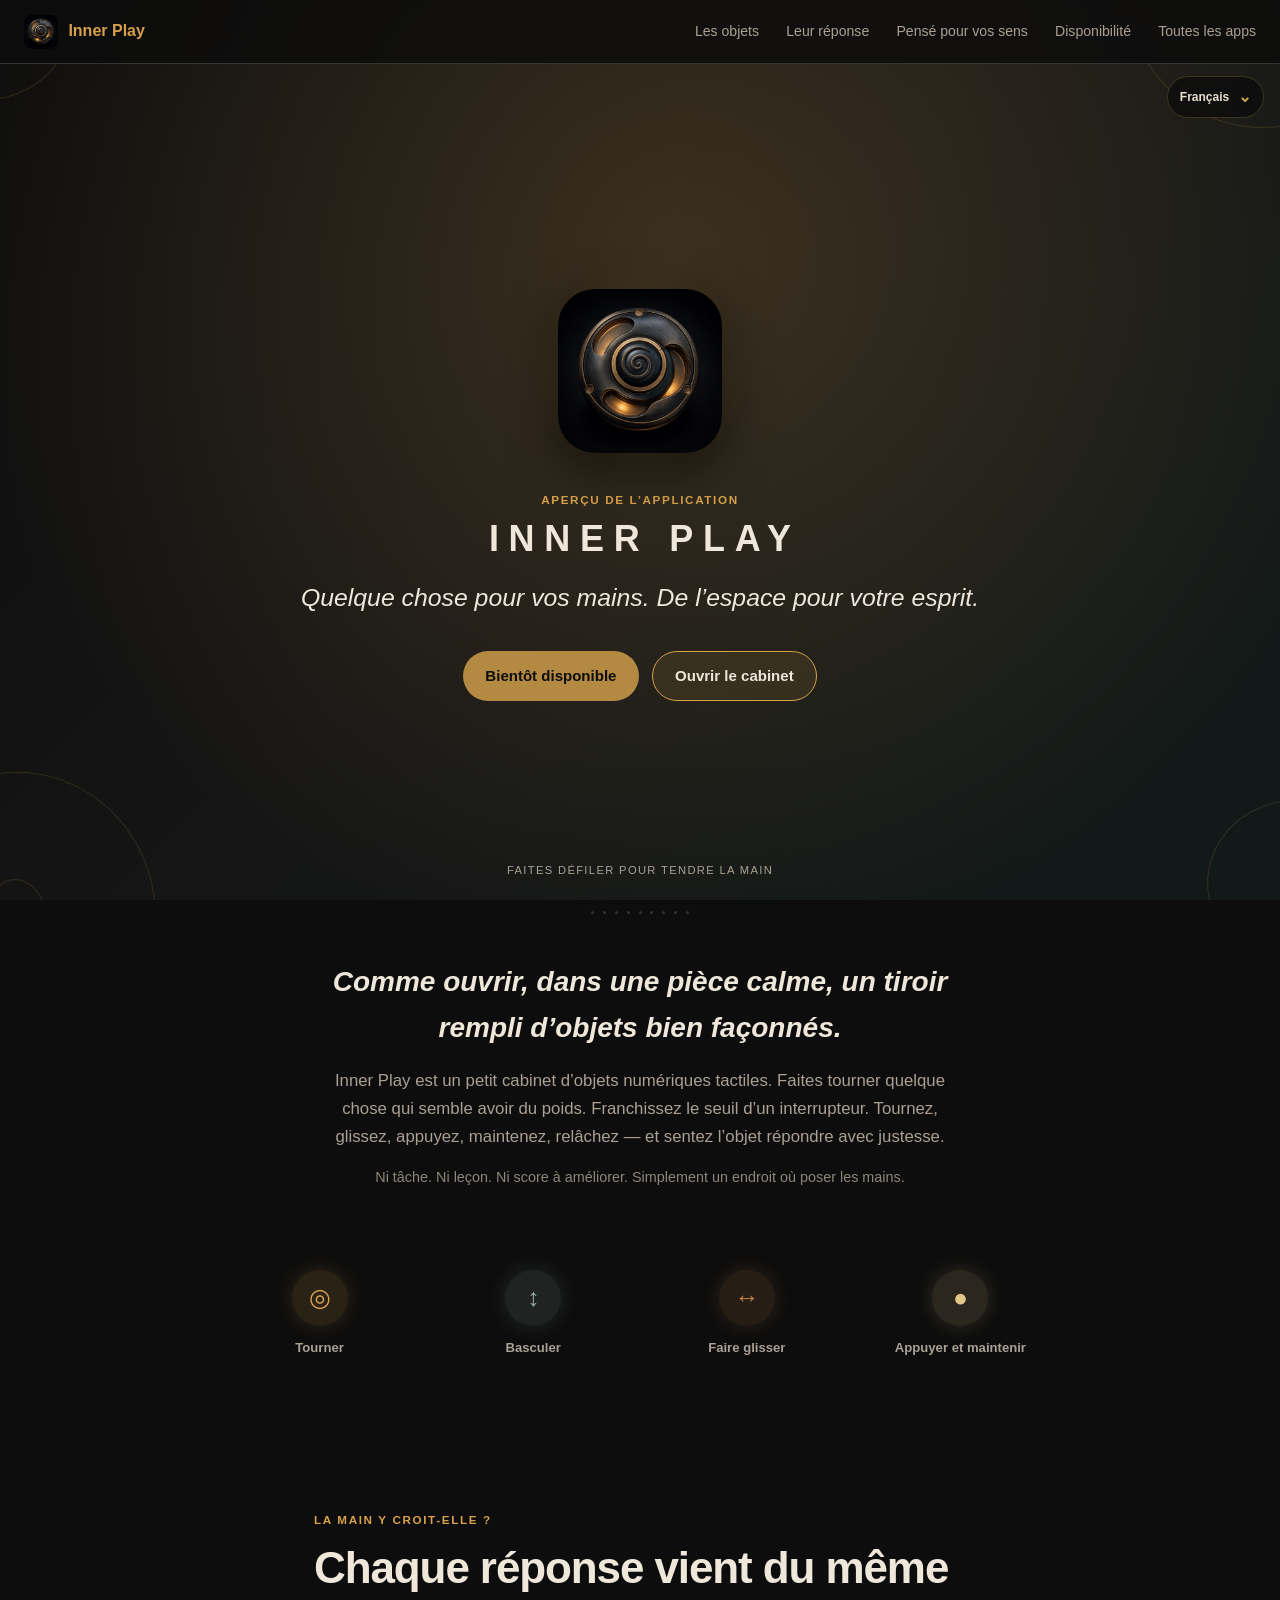
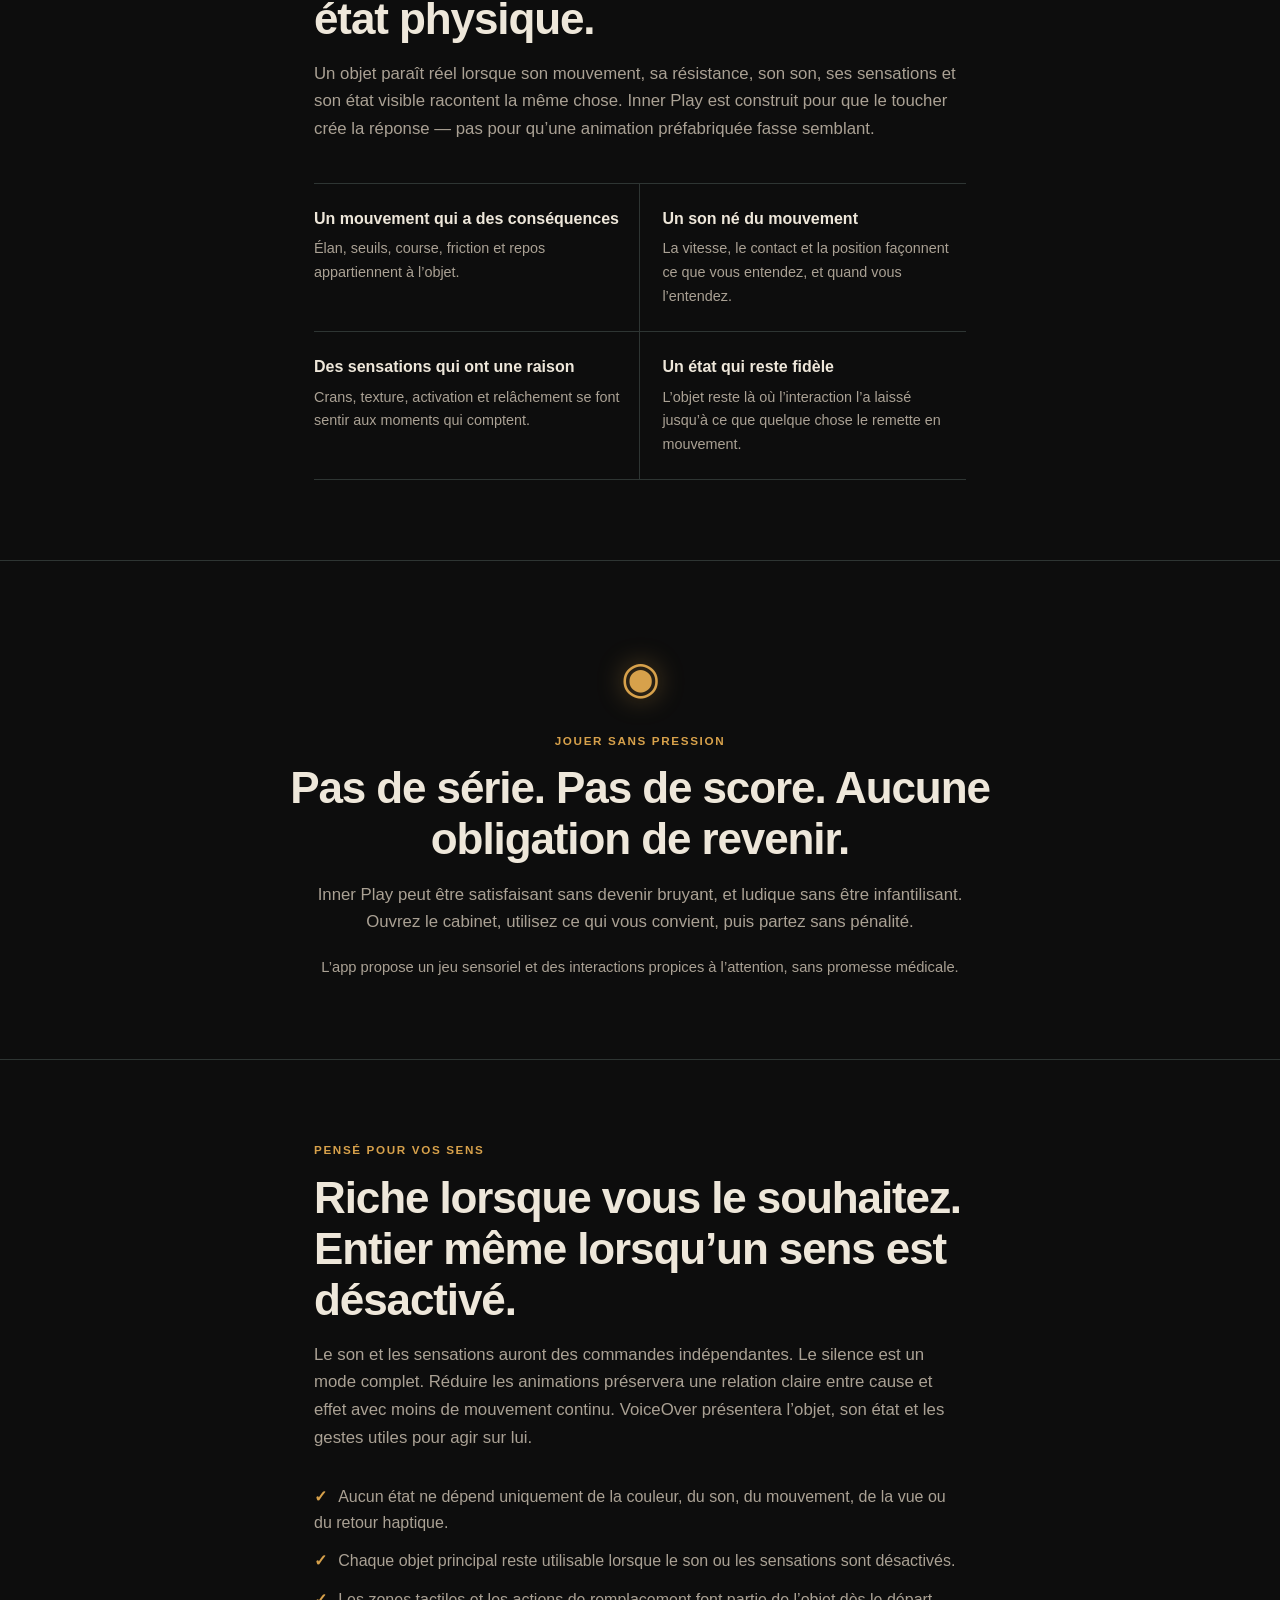
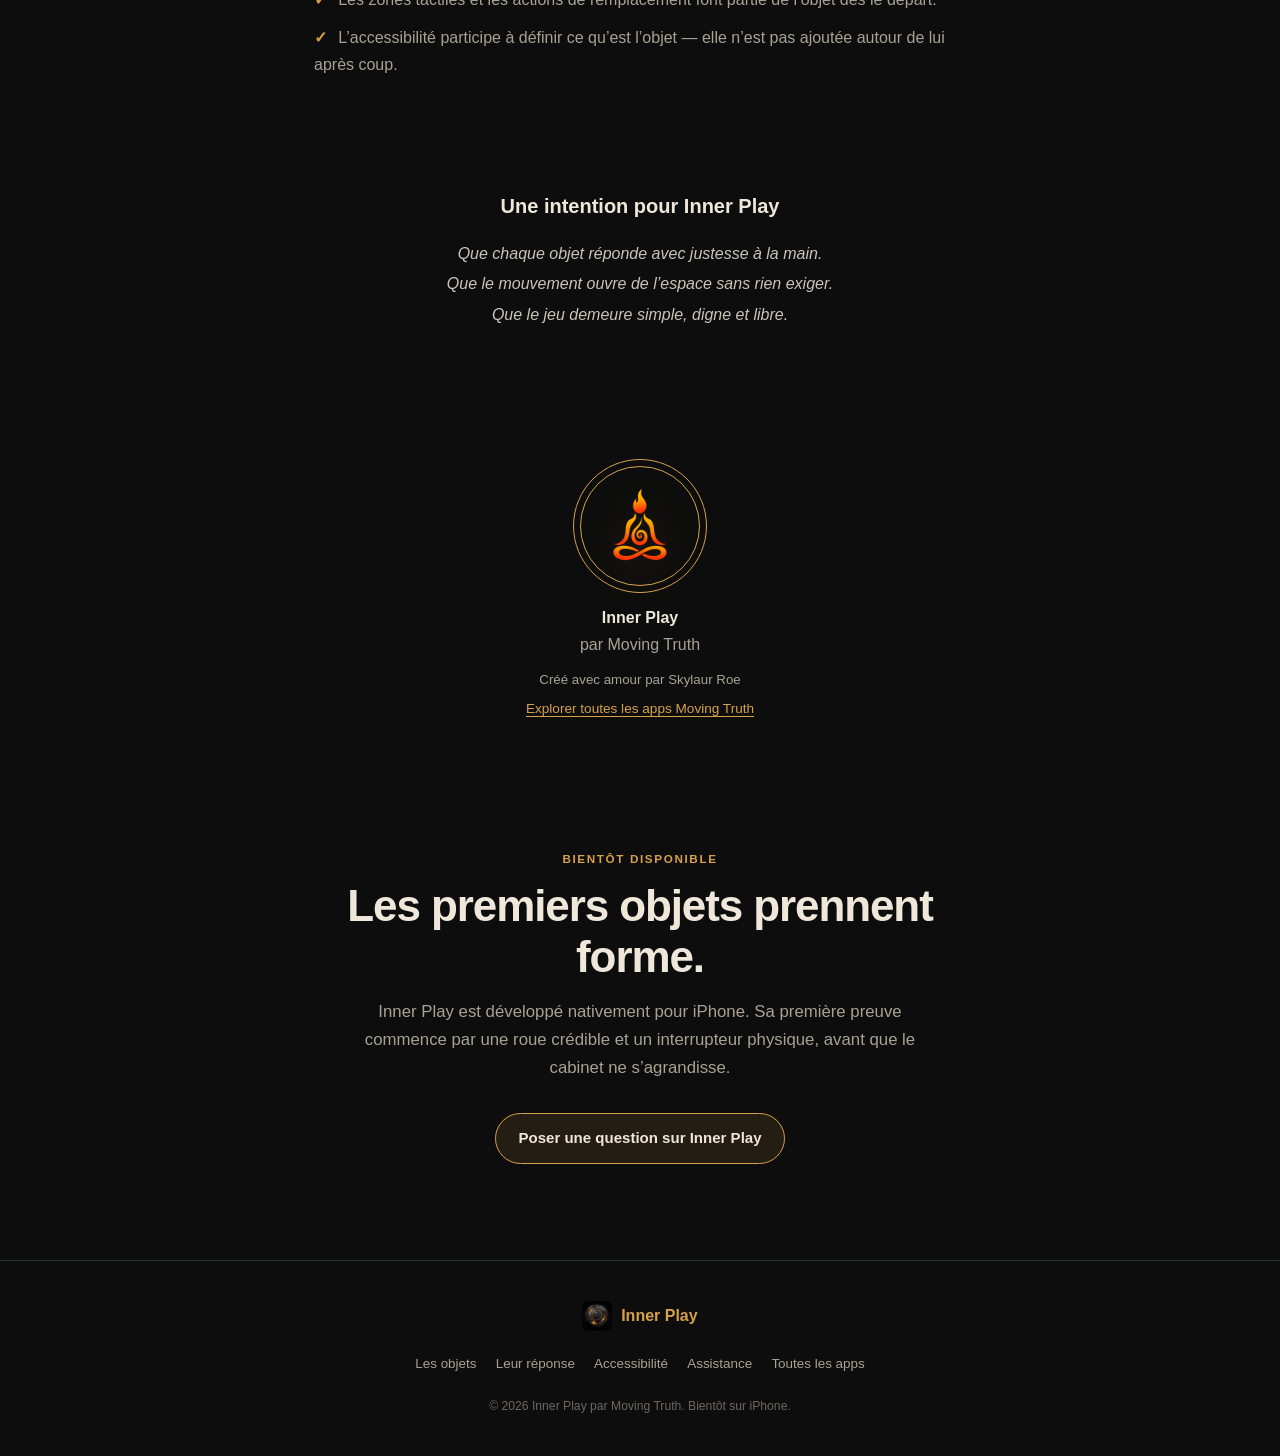
<file: fr/index.html>
<!DOCTYPE html>
<html lang="fr">
<head>
  <meta charset="UTF-8">
  <meta name="viewport" content="width=device-width, initial-scale=1.0">
  <meta name="theme-color" content="#0D0D0D">
  <meta name="description" content="Inner Play est un cabinet paisible d’objets numériques tactiles : mouvements, sons et sensations crédibles pour les mains qui ont besoin de bouger. Bientôt sur iPhone.">
  <meta property="og:title" content="Inner Play — par Moving Truth">
  <meta property="og:description" content="Quelque chose pour vos mains. De l’espace pour votre esprit.">
  <meta property="og:type" content="website">
  <meta property="og:url" content="https://inner-play.movingtruth.com/fr/">
  <meta property="og:image" content="https://inner-play.movingtruth.com/assets/icon.png?v=20261030">
  <meta name="twitter:card" content="summary_large_image">
  <title>Inner Play — par Moving Truth</title>
  <link rel="icon" type="image/png" href="../assets/icon.png?v=20261030">
  <link rel="apple-touch-icon" href="../assets/icon.png?v=20261030">
  <link rel="stylesheet" href="../styles.css">
  <script src="site.js" defer></script>











































<!-- family-localization-meta:start -->
<link rel="canonical" href="https://inner-play.movingtruth.com/fr/">
<link rel="alternate" hreflang="en" href="https://inner-play.movingtruth.com/">
<link rel="alternate" hreflang="fr" href="https://inner-play.movingtruth.com/fr/">
<link rel="alternate" hreflang="es" href="https://inner-play.movingtruth.com/es/">
<link rel="alternate" hreflang="de" href="https://inner-play.movingtruth.com/de/">
<link rel="alternate" hreflang="pt-BR" href="https://inner-play.movingtruth.com/pt-BR/">
<link rel="alternate" hreflang="it" href="https://inner-play.movingtruth.com/it/">
<link rel="alternate" hreflang="nl" href="https://inner-play.movingtruth.com/nl/">
<link rel="alternate" hreflang="hi" href="https://inner-play.movingtruth.com/hi/">
<link rel="alternate" hreflang="ar" href="https://inner-play.movingtruth.com/ar/">
<link rel="alternate" hreflang="zh-Hans" href="https://inner-play.movingtruth.com/zh-Hans/">
<link rel="alternate" hreflang="ja" href="https://inner-play.movingtruth.com/ja/">
<link rel="alternate" hreflang="ko" href="https://inner-play.movingtruth.com/ko/">
<link rel="alternate" hreflang="ru" href="https://inner-play.movingtruth.com/ru/">
<link rel="alternate" hreflang="th" href="https://inner-play.movingtruth.com/th/">
<link rel="alternate" hreflang="x-default" href="https://inner-play.movingtruth.com/">
<!-- family-localization-meta:end -->

<!-- family-localization-style:start -->
<style>
  .family-language{position:absolute;z-index:900;inset-block-start:4.75rem;inset-inline-end:1rem;color:#e8e0d0;font:600 .75rem/1.2 -apple-system,BlinkMacSystemFont,"Segoe UI",sans-serif}
  .family-language details{position:relative}
  .family-language summary{min-block-size:2.6rem;display:flex;align-items:center;gap:.55rem;padding:.3rem .75rem;list-style:none;border:1px solid rgba(201,168,76,.24);border-radius:999px;background:rgba(13,13,13,.82);cursor:pointer;backdrop-filter:blur(12px)}
  .family-language summary::-webkit-details-marker{display:none}
  .family-language summary::after{content:"⌄";font-size:1rem;color:#c9a84c}
  .family-language details[open] summary::after{transform:rotate(180deg)}
  .family-language__label{position:absolute;inline-size:1px;block-size:1px;padding:0;margin:-1px;overflow:hidden;clip:rect(0,0,0,0);white-space:nowrap;border:0}
  .family-language__menu{position:absolute;inset-block-start:calc(100% + .45rem);inset-inline-end:0;min-inline-size:12rem;max-block-size:min(65vh,28rem);overflow:auto;display:grid;gap:.2rem;padding:.4rem;border:1px solid rgba(201,168,76,.24);border-radius:16px;background:rgba(13,13,13,.97);box-shadow:0 16px 45px rgba(0,0,0,.42);backdrop-filter:blur(16px)}
  .family-language a{min-block-size:2.5rem;display:flex;align-items:center;padding:0 .7rem;border-radius:10px;color:inherit;text-decoration:none;white-space:nowrap}
  .family-language a:hover,.family-language a:focus-visible{background:rgba(201,168,76,.16);outline:2px solid transparent}
  .family-language a[aria-current="page"]{background:#c9a84c;color:#111}
  .language-suggestion{position:fixed;z-index:1100;inset-inline:50%;inset-block-end:1rem;transform:translateX(-50%);inline-size:min(calc(100% - 2rem),42rem);display:flex;align-items:center;justify-content:center;gap:.7rem;flex-wrap:wrap;padding:.8rem 1rem;border:1px solid rgba(201,168,76,.42);border-radius:16px;background:rgba(13,13,13,.96);color:#e8e0d0;font:600 .88rem/1.4 -apple-system,BlinkMacSystemFont,"Segoe UI",sans-serif;box-shadow:0 16px 45px rgba(0,0,0,.42);backdrop-filter:blur(16px)}
  .language-suggestion p{margin:0;color:#e8e0d0}
  .language-suggestion a,.language-suggestion button{min-block-size:2.35rem;display:inline-flex;align-items:center;padding:0 .8rem;border:1px solid rgba(201,168,76,.5);border-radius:999px;background:transparent;color:#e8e0d0;font:inherit;text-decoration:none;cursor:pointer}
  .language-suggestion a{background:#c9a84c;color:#111}
  .language-suggestion a:focus-visible,.language-suggestion button:focus-visible{outline:2px solid #f1d47a;outline-offset:2px}
  @media (max-width:700px){.family-language{inset-block-start:4.8rem;inset-inline-end:.75rem}}
</style>
<!-- family-localization-style:end -->
<!-- family-localization-script:start -->
<script src="../localization/language-preference.js" defer></script>
<!-- family-localization-script:end -->
</head>
<body class="play">
<!-- family-localization:start -->
<div class="family-language">
<details>
<summary><span class="family-language__label">Langue</span><span>Français</span></summary>
<nav class="family-language__menu" aria-label="Langue">
  <a href="https://inner-play.movingtruth.com/" lang="en" data-language-choice="en">English</a>
  <a href="https://inner-play.movingtruth.com/fr/" lang="fr" data-language-choice="fr" aria-current="page">Français</a>
  <a href="https://inner-play.movingtruth.com/es/" lang="es" data-language-choice="es">Español</a>
  <a href="https://inner-play.movingtruth.com/de/" lang="de" data-language-choice="de">Deutsch</a>
  <a href="https://inner-play.movingtruth.com/pt-BR/" lang="pt-BR" data-language-choice="pt-BR">Português (Brasil)</a>
  <a href="https://inner-play.movingtruth.com/it/" lang="it" data-language-choice="it">Italiano</a>
  <a href="https://inner-play.movingtruth.com/nl/" lang="nl" data-language-choice="nl">Nederlands</a>
  <a href="https://inner-play.movingtruth.com/hi/" lang="hi" data-language-choice="hi">हिन्दी</a>
  <a href="https://inner-play.movingtruth.com/ar/" lang="ar" data-language-choice="ar">العربية</a>
  <a href="https://inner-play.movingtruth.com/zh-Hans/" lang="zh-Hans" data-language-choice="zh-Hans">简体中文</a>
  <a href="https://inner-play.movingtruth.com/ja/" lang="ja" data-language-choice="ja">日本語</a>
  <a href="https://inner-play.movingtruth.com/ko/" lang="ko" data-language-choice="ko">한국어</a>
  <a href="https://inner-play.movingtruth.com/ru/" lang="ru" data-language-choice="ru">Русский</a>
  <a href="https://inner-play.movingtruth.com/th/" lang="th" data-language-choice="th">ไทย</a>
</nav>
</details>
</div>
<!-- family-localization:end -->
  <a class="skip-link" href="#main-content">Aller au contenu principal</a>

  <div class="living-canvas" aria-hidden="true">
    <div class="living-canvas__gradient"></div>
    <div class="living-canvas__glow"></div>
    <div class="living-canvas__motes" id="motes"></div>
    <svg class="living-canvas__corners" id="corner-spirals"></svg>
  </div>

  <header class="site-nav" role="banner">
    <a class="site-nav__brand" href="#top" aria-label="Accueil d’Inner Play">
      <img src="../assets/icon.png?v=20261030" alt="">
      <span>Inner Play</span>
    </a>
    <button class="site-nav__toggle" type="button" aria-expanded="false" aria-controls="site-links">
      <span class="sr-only">Ouvrir la navigation</span>
      <span aria-hidden="true"></span><span aria-hidden="true"></span><span aria-hidden="true"></span>
    </button>
    <nav aria-label="Navigation principale">
      <ul class="site-nav__links" id="site-links">
        <li><a href="#objects">Les objets</a></li>
        <li><a href="#response">Leur réponse</a></li>
        <li><a href="#access">Pensé pour vos sens</a></li>
        <li><a href="#availability">Disponibilité</a></li>
        <li><a href="https://apps.movingtruth.com/fr/">Toutes les apps</a></li>
      </ul>
    </nav>
  </header>

  <main id="main-content">
    <section class="hero" id="top" aria-labelledby="hero-title">
      <div class="hero__icon-wrap">
        <div class="hero__icon-glow"></div>
        <img class="hero__icon" src="../assets/icon.png?v=20261030" alt="Inner Play — icône de l’application">
      </div>
      <span class="hero__eyebrow">Aperçu de l’application</span>
      <h1 class="hero__name hero__name--product" id="hero-title">Inner Play</h1>
      <p class="hero__promise">Quelque chose pour vos mains. De l’espace pour votre esprit.</p>
      <div class="hero__actions">
        <span class="button button--quiet" aria-label="Bientôt sur iPhone">Bientôt disponible</span>
        <a class="button button--outline" href="#objects">Ouvrir le cabinet</a>
      </div>
      <p class="hero__scroll" aria-hidden="true">faites défiler pour tendre la main</p>
    </section>

    <div class="dot-row" aria-hidden="true">
      <span></span><span></span><span></span><span></span><span></span><span></span><span></span><span></span><span></span>
    </div>

    <section class="intro" aria-labelledby="purpose-title">
      <h2 id="purpose-title">Comme ouvrir, dans une pièce calme, un tiroir rempli d’objets bien façonnés.</h2>
      <p>Inner Play est un petit cabinet d’objets numériques tactiles. Faites tourner quelque chose qui semble avoir du poids. Franchissez le seuil d’un interrupteur. Tournez, glissez, appuyez, maintenez, relâchez — et sentez l’objet répondre avec justesse.</p>
      <p class="intro__trust">Ni tâche. Ni leçon. Ni score à améliorer. Simplement un endroit où poser les mains.</p>
    </section>

    <section class="feature-flow" id="objects" aria-label="Façons d’interagir avec Inner Play">
      <ul class="feature-flow__list feature-flow__list--four">
        <li style="--feature:#D7A14B"><span aria-hidden="true">◎</span><strong>Tourner</strong></li>
        <li style="--feature:#8FAAA3"><span aria-hidden="true">↕</span><strong>Basculer</strong></li>
        <li style="--feature:#C17D46"><span aria-hidden="true">↔</span><strong>Faire glisser</strong></li>
        <li style="--feature:#E0C688"><span aria-hidden="true">●</span><strong>Appuyer et maintenir</strong></li>
      </ul>
    </section>

    <section class="statement" id="response" aria-labelledby="response-title">
      <span class="eyebrow">La main y croit-elle ?</span>
      <h2 id="response-title">Chaque réponse vient du même état physique.</h2>
      <p>Un objet paraît réel lorsque son mouvement, sa résistance, son son, ses sensations et son état visible racontent la même chose. Inner Play est construit pour que le toucher crée la réponse — pas pour qu’une animation préfabriquée fasse semblant.</p>
      <div class="capability-lines" role="list">
        <div role="listitem"><strong>Un mouvement qui a des conséquences</strong><span>Élan, seuils, course, friction et repos appartiennent à l’objet.</span></div>
        <div role="listitem"><strong>Un son né du mouvement</strong><span>La vitesse, le contact et la position façonnent ce que vous entendez, et quand vous l’entendez.</span></div>
        <div role="listitem"><strong>Des sensations qui ont une raison</strong><span>Crans, texture, activation et relâchement se font sentir aux moments qui comptent.</span></div>
        <div role="listitem"><strong>Un état qui reste fidèle</strong><span>L’objet reste là où l’interaction l’a laissé jusqu’à ce que quelque chose le remette en mouvement.</span></div>
      </div>
    </section>

    <section class="statement statement--bordered" aria-labelledby="quiet-title">
      <span class="statement__symbol" aria-hidden="true">◉</span>
      <span class="eyebrow">Jouer sans pression</span>
      <h2 id="quiet-title">Pas de série. Pas de score. Aucune obligation de revenir.</h2>
      <p>Inner Play peut être satisfaisant sans devenir bruyant, et ludique sans être infantilisant. Ouvrez le cabinet, utilisez ce qui vous convient, puis partez sans pénalité.</p>
      <p class="statement__note">L’app propose un jeu sensoriel et des interactions propices à l’attention, sans promesse médicale.</p>
    </section>

    <section class="statement" id="access" aria-labelledby="access-title">
      <span class="eyebrow">Pensé pour vos sens</span>
      <h2 id="access-title">Riche lorsque vous le souhaitez. Entier même lorsqu’un sens est désactivé.</h2>
      <p>Le son et les sensations auront des commandes indépendantes. Le silence est un mode complet. Réduire les animations préservera une relation claire entre cause et effet avec moins de mouvement continu. VoiceOver présentera l’objet, son état et les gestes utiles pour agir sur lui.</p>
      <ul class="truth-list">
        <li>Aucun état ne dépend uniquement de la couleur, du son, du mouvement, de la vue ou du retour haptique.</li>
        <li>Chaque objet principal reste utilisable lorsque le son ou les sensations sont désactivés.</li>
        <li>Les zones tactiles et les actions de remplacement font partie de l’objet dès le départ.</li>
        <li>L’accessibilité participe à définir ce qu’est l’objet — elle n’est pas ajoutée autour de lui après coup.</li>
      </ul>
    </section>

    <section class="blessing" aria-labelledby="blessing-title">
      <h2 id="blessing-title">Une intention pour Inner Play</h2>
      <p>Que chaque objet réponde avec justesse à la main.<br>Que le mouvement ouvre de l’espace sans rien exiger.<br>Que le jeu demeure simple, digne et libre.</p>
    </section>

    <section class="moving-truth" aria-label="À propos de Moving Truth">
      <a class="moving-truth__ring" href="https://movingtruth.com" aria-label="Moving Truth. Ouvre movingtruth.com">
        <img src="../assets/moving-truth-logo.png" alt="Logo de Moving Truth">
      </a>
      <strong>Inner Play</strong>
      <span>par Moving Truth</span>
      <small>Créé avec amour par Skylaur Roe</small>
      <a href="https://apps.movingtruth.com/fr/">Explorer toutes les apps Moving Truth</a>
    </section>

    <section class="closing" id="availability" aria-labelledby="availability-title">
      <span class="eyebrow">Bientôt disponible</span>
      <h2 id="availability-title">Les premiers objets prennent forme.</h2>
      <p>Inner Play est développé nativement pour iPhone. Sa première preuve commence par une roue crédible et un interrupteur physique, avant que le cabinet ne s’agrandisse.</p>
      <a class="button button--outline" href="mailto:support@movingtruth.com?subject=Inner%20Play">Poser une question sur Inner Play</a>
    </section>
  </main>

  <footer>
    <div class="footer__brand"><img src="../assets/icon.png?v=20261030" alt=""><strong>Inner Play</strong></div>
    <nav aria-label="Navigation du pied de page">
      <ul>
        <li><a href="#objects">Les objets</a></li>
        <li><a href="#response">Leur réponse</a></li>
        <li><a href="#access">Accessibilité</a></li>
        <li><a href="mailto:support@movingtruth.com">Assistance</a></li>
        <li><a href="https://apps.movingtruth.com/fr/">Toutes les apps</a></li>
      </ul>
    </nav>
    <p>© 2026 Inner Play par Moving Truth. Bientôt sur iPhone.</p>
  </footer>
</body>
</html>
</file>
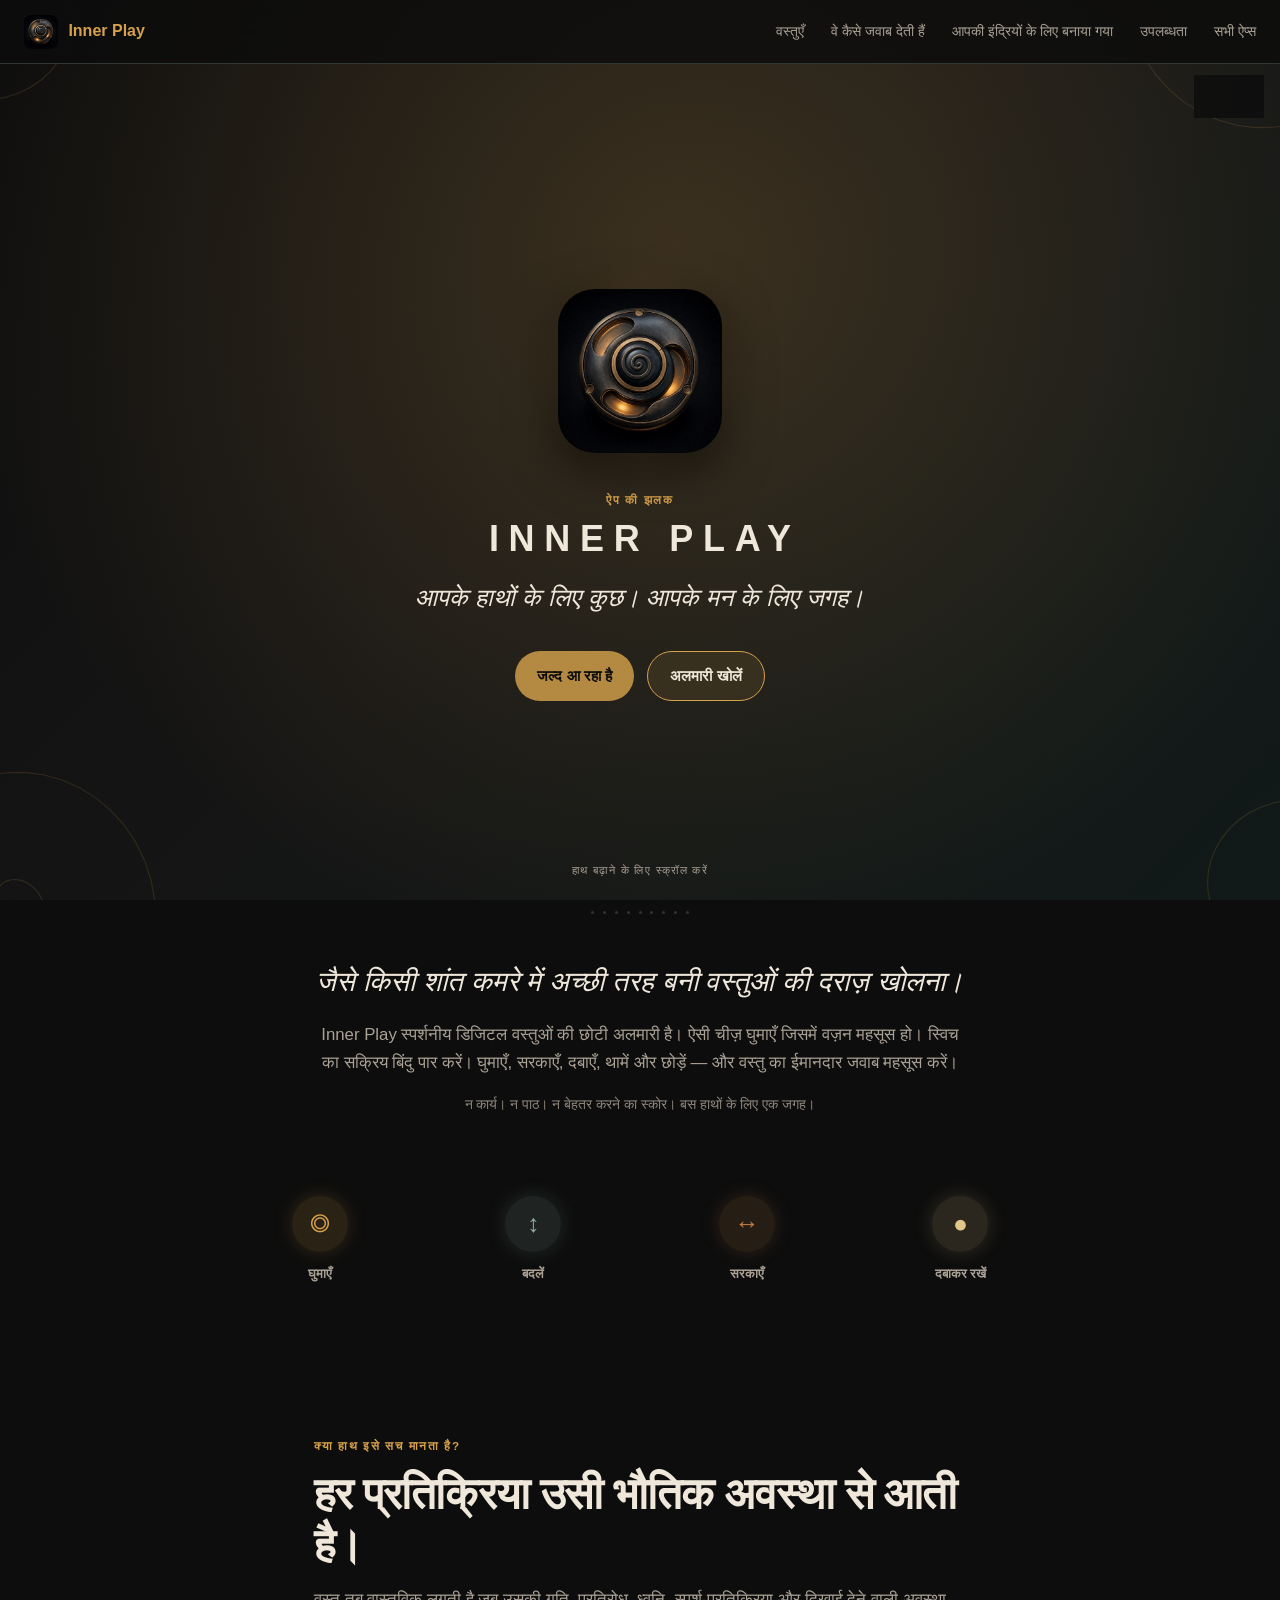
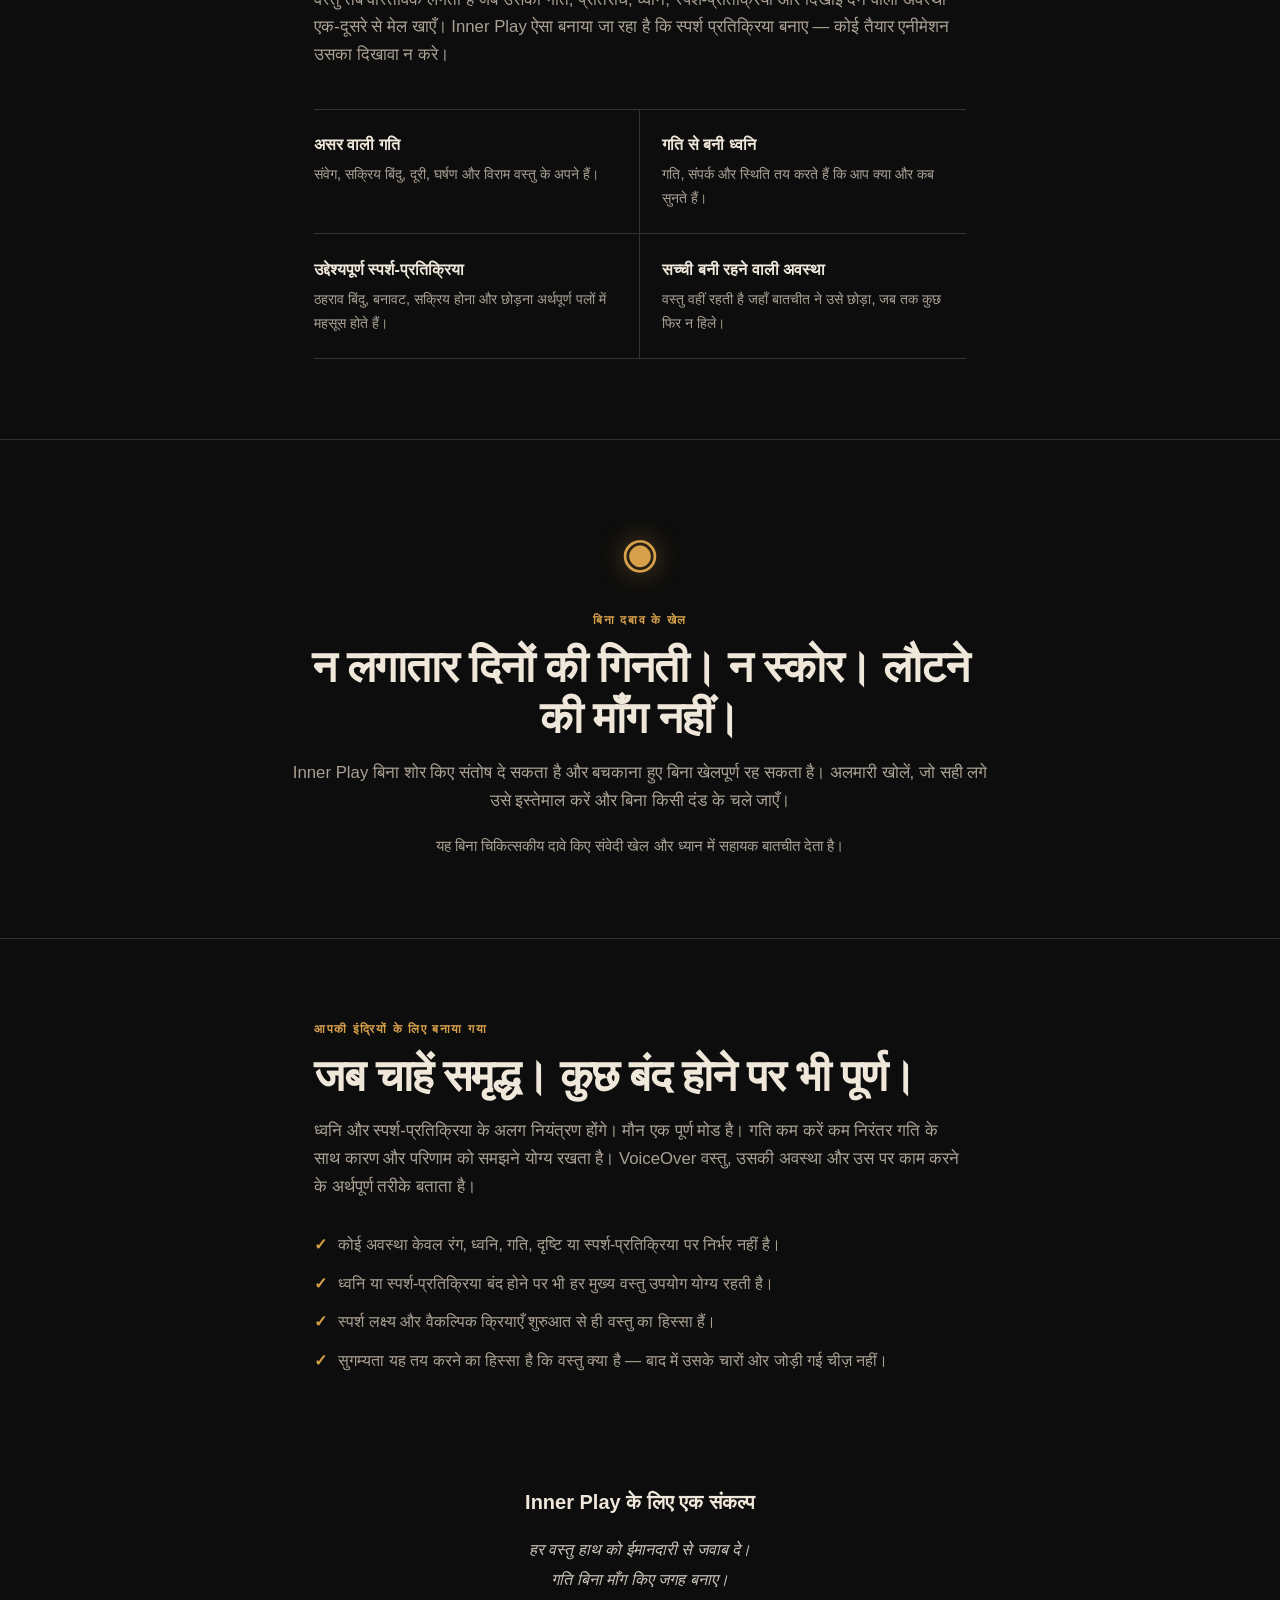
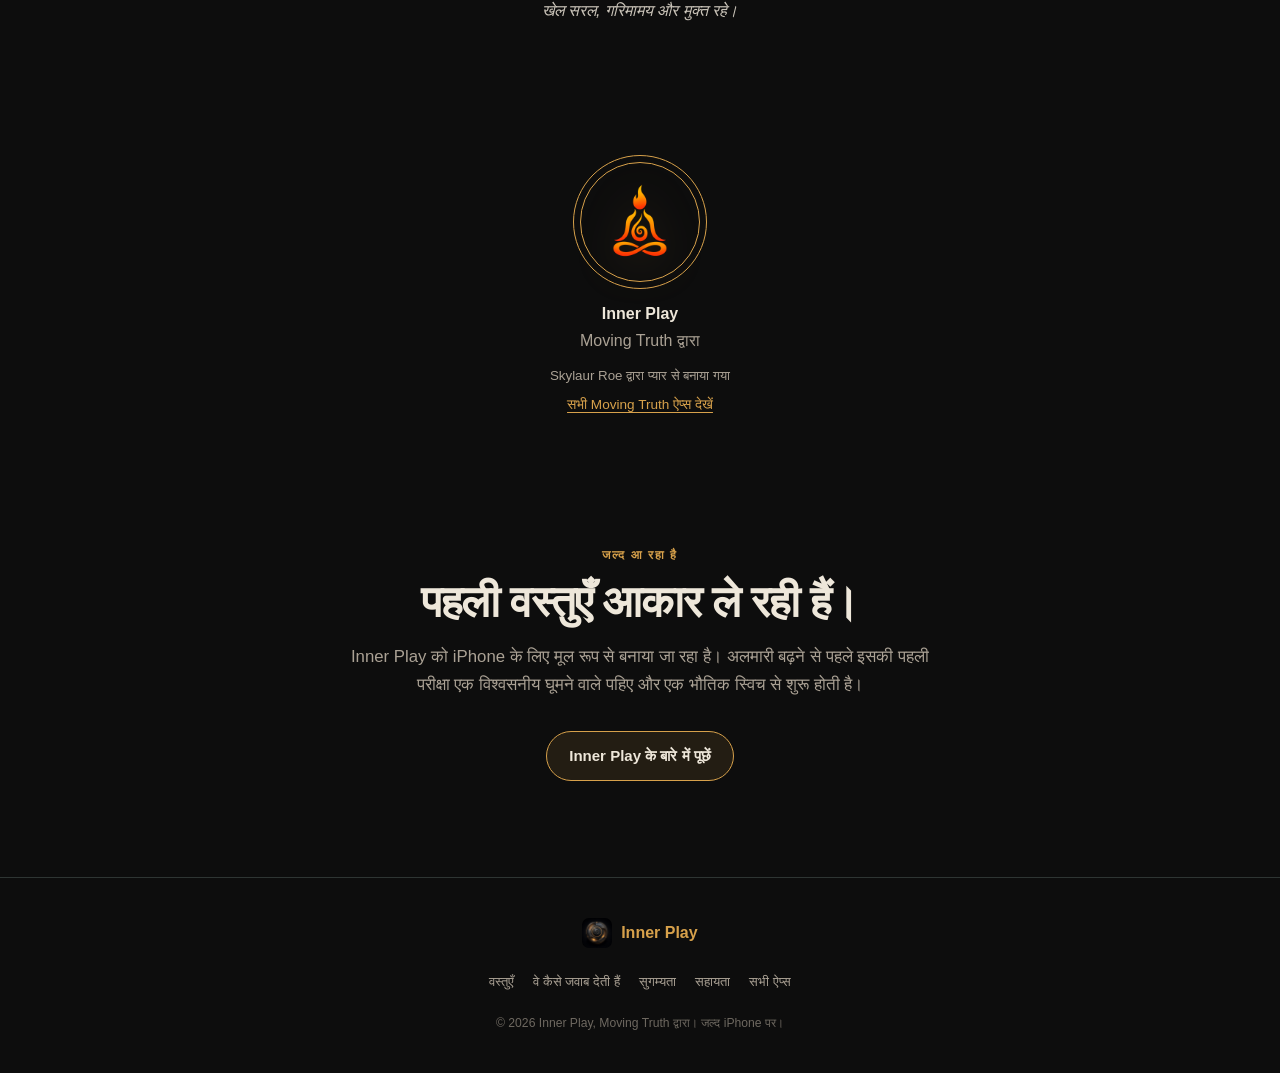
<file: hi/index.html>
<!DOCTYPE html>
<html lang="hi">
<head>
  <meta charset="UTF-8">
  <meta name="viewport" content="width=device-width, initial-scale=1.0">
  <meta name="theme-color" content="#0D0D0D">
  <meta name="description" content="Inner Play स्पर्शनीय डिजिटल वस्तुओं की शांत अलमारी है: व्यस्त हाथों के लिए विश्वसनीय गति, ध्वनि और स्पर्श-प्रतिक्रिया। जल्द iPhone पर।">
  <meta property="og:title" content="Inner Play — Moving Truth द्वारा">
  <meta property="og:description" content="आपके हाथों के लिए कुछ। आपके मन के लिए जगह।">
  <meta property="og:type" content="website">
  <meta property="og:url" content="https://inner-play.movingtruth.com/hi/">
  <meta property="og:image" content="https://inner-play.movingtruth.com/assets/icon.png?v=20261030">
  <meta name="twitter:card" content="summary_large_image">
  <title>Inner Play — Moving Truth द्वारा</title>
  <link rel="icon" type="image/png" href="../assets/icon.png?v=20261030">
  <link rel="apple-touch-icon" href="../assets/icon.png?v=20261030">
  <link rel="stylesheet" href="../styles.css">
  <script src="site.js" defer></script>











































<!-- family-localization-meta:start -->
<link rel="canonical" href="https://inner-play.movingtruth.com/hi/">
<link rel="alternate" hreflang="en" href="https://inner-play.movingtruth.com/">
<link rel="alternate" hreflang="fr" href="https://inner-play.movingtruth.com/fr/">
<link rel="alternate" hreflang="es" href="https://inner-play.movingtruth.com/es/">
<link rel="alternate" hreflang="de" href="https://inner-play.movingtruth.com/de/">
<link rel="alternate" hreflang="pt-BR" href="https://inner-play.movingtruth.com/pt-BR/">
<link rel="alternate" hreflang="it" href="https://inner-play.movingtruth.com/it/">
<link rel="alternate" hreflang="nl" href="https://inner-play.movingtruth.com/nl/">
<link rel="alternate" hreflang="hi" href="https://inner-play.movingtruth.com/hi/">
<link rel="alternate" hreflang="ar" href="https://inner-play.movingtruth.com/ar/">
<link rel="alternate" hreflang="zh-Hans" href="https://inner-play.movingtruth.com/zh-Hans/">
<link rel="alternate" hreflang="ja" href="https://inner-play.movingtruth.com/ja/">
<link rel="alternate" hreflang="ko" href="https://inner-play.movingtruth.com/ko/">
<link rel="alternate" hreflang="ru" href="https://inner-play.movingtruth.com/ru/">
<link rel="alternate" hreflang="th" href="https://inner-play.movingtruth.com/th/">
<link rel="alternate" hreflang="x-default" href="https://inner-play.movingtruth.com/">
<!-- family-localization-meta:end -->

<!-- family-localization-style:start -->
<style>
  .family-language{position:absolute;z-index:900;inset-block-start:4.75rem;inset-inline-end:1rem;color:#e8e0d0;font:600 .75rem/1.2 -apple-system,BlinkMacSystemFont,"Segoe UI",sans-serif}
  .family-language details{position:relative}
  .family-language summary{min-block-size:2.6rem;display:flex;align-items:center;gap:.55rem;padding:.3rem .75rem;list-style:none;border:1px solid rgba(201,168,76,.24);border-radius:999px;background:rgba(13,13,13,.82);cursor:pointer;backdrop-filter:blur(12px)}
  .family-language summary::-webkit-details-marker{display:none}
  .family-language summary::after{content:"⌄";font-size:1rem;color:#c9a84c}
  .family-language details[open] summary::after{transform:rotate(180deg)}
  .family-language__label{position:absolute;inline-size:1px;block-size:1px;padding:0;margin:-1px;overflow:hidden;clip:rect(0,0,0,0);white-space:nowrap;border:0}
  .family-language__menu{position:absolute;inset-block-start:calc(100% + .45rem);inset-inline-end:0;min-inline-size:12rem;max-block-size:min(65vh,28rem);overflow:auto;display:grid;gap:.2rem;padding:.4rem;border:1px solid rgba(201,168,76,.24);border-radius:16px;background:rgba(13,13,13,.97);box-shadow:0 16px 45px rgba(0,0,0,.42);backdrop-filter:blur(16px)}
  .family-language a{min-block-size:2.5rem;display:flex;align-items:center;padding:0 .7rem;border-radius:10px;color:inherit;text-decoration:none;white-space:nowrap}
  .family-language a:hover,.family-language a:focus-visible{background:rgba(201,168,76,.16);outline:2px solid transparent}
  .family-language a[aria-current="page"]{background:#c9a84c;color:#111}
  .language-suggestion{position:fixed;z-index:1100;inset-inline:50%;inset-block-end:1rem;transform:translateX(-50%);inline-size:min(calc(100% - 2rem),42rem);display:flex;align-items:center;justify-content:center;gap:.7rem;flex-wrap:wrap;padding:.8rem 1rem;border:1px solid rgba(201,168,76,.42);border-radius:16px;background:rgba(13,13,13,.96);color:#e8e0d0;font:600 .88rem/1.4 -apple-system,BlinkMacSystemFont,"Segoe UI",sans-serif;box-shadow:0 16px 45px rgba(0,0,0,.42);backdrop-filter:blur(16px)}
  .language-suggestion p{margin:0;color:#e8e0d0}
  .language-suggestion a,.language-suggestion button{min-block-size:2.35rem;display:inline-flex;align-items:center;padding:0 .8rem;border:1px solid rgba(201,168,76,.5);border-radius:999px;background:transparent;color:#e8e0d0;font:inherit;text-decoration:none;cursor:pointer}
  .language-suggestion a{background:#c9a84c;color:#111}
  .language-suggestion a:focus-visible,.language-suggestion button:focus-visible{outline:2px solid #f1d47a;outline-offset:2px}
  @media (max-width:700px){.family-language{inset-block-start:4.8rem;inset-inline-end:.75rem}}
</style>
<!-- family-localization-style:end -->
<!-- family-localization-script:start -->
<script src="../localization/language-preference.js" defer></script>
<!-- family-localization-script:end -->
</head>
<body class="play">
<!-- family-localization:start -->
<div class="family-language">
<details>
<summary><span class="family-language__label">भाषा</span><span>हिन्दी</span></summary>
<nav class="family-language__menu" aria-label="भाषा">
  <a href="https://inner-play.movingtruth.com/" lang="en" data-language-choice="en">English</a>
  <a href="https://inner-play.movingtruth.com/fr/" lang="fr" data-language-choice="fr">Français</a>
  <a href="https://inner-play.movingtruth.com/es/" lang="es" data-language-choice="es">Español</a>
  <a href="https://inner-play.movingtruth.com/de/" lang="de" data-language-choice="de">Deutsch</a>
  <a href="https://inner-play.movingtruth.com/pt-BR/" lang="pt-BR" data-language-choice="pt-BR">Português (Brasil)</a>
  <a href="https://inner-play.movingtruth.com/it/" lang="it" data-language-choice="it">Italiano</a>
  <a href="https://inner-play.movingtruth.com/nl/" lang="nl" data-language-choice="nl">Nederlands</a>
  <a href="https://inner-play.movingtruth.com/hi/" lang="hi" data-language-choice="hi" aria-current="page">हिन्दी</a>
  <a href="https://inner-play.movingtruth.com/ar/" lang="ar" data-language-choice="ar">العربية</a>
  <a href="https://inner-play.movingtruth.com/zh-Hans/" lang="zh-Hans" data-language-choice="zh-Hans">简体中文</a>
  <a href="https://inner-play.movingtruth.com/ja/" lang="ja" data-language-choice="ja">日本語</a>
  <a href="https://inner-play.movingtruth.com/ko/" lang="ko" data-language-choice="ko">한국어</a>
  <a href="https://inner-play.movingtruth.com/ru/" lang="ru" data-language-choice="ru">Русский</a>
  <a href="https://inner-play.movingtruth.com/th/" lang="th" data-language-choice="th">ไทย</a>
</nav>
</details>
</div>
<!-- family-localization:end -->
  <a class="skip-link" href="#main-content">मुख्य सामग्री पर जाएँ</a>

  <div class="living-canvas" aria-hidden="true">
    <div class="living-canvas__gradient"></div>
    <div class="living-canvas__glow"></div>
    <div class="living-canvas__motes" id="motes"></div>
    <svg class="living-canvas__corners" id="corner-spirals"></svg>
  </div>

  <header class="site-nav" role="banner">
    <a class="site-nav__brand" href="#top" aria-label="Inner Play का होम पेज">
      <img src="../assets/icon.png?v=20261030" alt="">
      <span>Inner Play</span>
    </a>
    <button class="site-nav__toggle" type="button" aria-expanded="false" aria-controls="site-links">
      <span class="sr-only">नेविगेशन खोलें</span>
      <span aria-hidden="true"></span><span aria-hidden="true"></span><span aria-hidden="true"></span>
    </button>
    <nav aria-label="मुख्य नेविगेशन">
      <ul class="site-nav__links" id="site-links">
        <li><a href="#objects">वस्तुएँ</a></li>
        <li><a href="#response">वे कैसे जवाब देती हैं</a></li>
        <li><a href="#access">आपकी इंद्रियों के लिए बनाया गया</a></li>
        <li><a href="#availability">उपलब्धता</a></li>
        <li><a href="https://apps.movingtruth.com/hi/">सभी ऐप्स</a></li>
      </ul>
    </nav>
  </header>

  <main id="main-content">
    <section class="hero" id="top" aria-labelledby="hero-title">
      <div class="hero__icon-wrap">
        <div class="hero__icon-glow"></div>
        <img class="hero__icon" src="../assets/icon.png?v=20261030" alt="Inner Play — ऐप आइकन">
      </div>
      <span class="hero__eyebrow">ऐप की झलक</span>
      <h1 class="hero__name hero__name--product" id="hero-title">Inner Play</h1>
      <p class="hero__promise">आपके हाथों के लिए कुछ। आपके मन के लिए जगह।</p>
      <div class="hero__actions">
        <span class="button button--quiet" aria-label="जल्द iPhone पर">जल्द आ रहा है</span>
        <a class="button button--outline" href="#objects">अलमारी खोलें</a>
      </div>
      <p class="hero__scroll" aria-hidden="true">हाथ बढ़ाने के लिए स्क्रॉल करें</p>
    </section>

    <div class="dot-row" aria-hidden="true">
      <span></span><span></span><span></span><span></span><span></span><span></span><span></span><span></span><span></span>
    </div>

    <section class="intro" aria-labelledby="purpose-title">
      <h2 id="purpose-title">जैसे किसी शांत कमरे में अच्छी तरह बनी वस्तुओं की दराज़ खोलना।</h2>
      <p>Inner Play स्पर्शनीय डिजिटल वस्तुओं की छोटी अलमारी है। ऐसी चीज़ घुमाएँ जिसमें वज़न महसूस हो। स्विच का सक्रिय बिंदु पार करें। घुमाएँ, सरकाएँ, दबाएँ, थामें और छोड़ें — और वस्तु का ईमानदार जवाब महसूस करें।</p>
      <p class="intro__trust">न कार्य। न पाठ। न बेहतर करने का स्कोर। बस हाथों के लिए एक जगह।</p>
    </section>

    <section class="feature-flow" id="objects" aria-label="Inner Play से बातचीत के तरीके">
      <ul class="feature-flow__list feature-flow__list--four">
        <li style="--feature:#D7A14B"><span aria-hidden="true">◎</span><strong>घुमाएँ</strong></li>
        <li style="--feature:#8FAAA3"><span aria-hidden="true">↕</span><strong>बदलें</strong></li>
        <li style="--feature:#C17D46"><span aria-hidden="true">↔</span><strong>सरकाएँ</strong></li>
        <li style="--feature:#E0C688"><span aria-hidden="true">●</span><strong>दबाकर रखें</strong></li>
      </ul>
    </section>

    <section class="statement" id="response" aria-labelledby="response-title">
      <span class="eyebrow">क्या हाथ इसे सच मानता है?</span>
      <h2 id="response-title">हर प्रतिक्रिया उसी भौतिक अवस्था से आती है।</h2>
      <p>वस्तु तब वास्तविक लगती है जब उसकी गति, प्रतिरोध, ध्वनि, स्पर्श-प्रतिक्रिया और दिखाई देने वाली अवस्था एक-दूसरे से मेल खाएँ। Inner Play ऐसा बनाया जा रहा है कि स्पर्श प्रतिक्रिया बनाए — कोई तैयार एनीमेशन उसका दिखावा न करे।</p>
      <div class="capability-lines" role="list">
        <div role="listitem"><strong>असर वाली गति</strong><span>संवेग, सक्रिय बिंदु, दूरी, घर्षण और विराम वस्तु के अपने हैं।</span></div>
        <div role="listitem"><strong>गति से बनी ध्वनि</strong><span>गति, संपर्क और स्थिति तय करते हैं कि आप क्या और कब सुनते हैं।</span></div>
        <div role="listitem"><strong>उद्देश्यपूर्ण स्पर्श-प्रतिक्रिया</strong><span>ठहराव बिंदु, बनावट, सक्रिय होना और छोड़ना अर्थपूर्ण पलों में महसूस होते हैं।</span></div>
        <div role="listitem"><strong>सच्ची बनी रहने वाली अवस्था</strong><span>वस्तु वहीं रहती है जहाँ बातचीत ने उसे छोड़ा, जब तक कुछ फिर न हिले।</span></div>
      </div>
    </section>

    <section class="statement statement--bordered" aria-labelledby="quiet-title">
      <span class="statement__symbol" aria-hidden="true">◉</span>
      <span class="eyebrow">बिना दबाव के खेल</span>
      <h2 id="quiet-title">न लगातार दिनों की गिनती। न स्कोर। लौटने की माँग नहीं।</h2>
      <p>Inner Play बिना शोर किए संतोष दे सकता है और बचकाना हुए बिना खेलपूर्ण रह सकता है। अलमारी खोलें, जो सही लगे उसे इस्तेमाल करें और बिना किसी दंड के चले जाएँ।</p>
      <p class="statement__note">यह बिना चिकित्सकीय दावे किए संवेदी खेल और ध्यान में सहायक बातचीत देता है।</p>
    </section>

    <section class="statement" id="access" aria-labelledby="access-title">
      <span class="eyebrow">आपकी इंद्रियों के लिए बनाया गया</span>
      <h2 id="access-title">जब चाहें समृद्ध। कुछ बंद होने पर भी पूर्ण।</h2>
      <p>ध्वनि और स्पर्श-प्रतिक्रिया के अलग नियंत्रण होंगे। मौन एक पूर्ण मोड है। गति कम करें कम निरंतर गति के साथ कारण और परिणाम को समझने योग्य रखता है। VoiceOver वस्तु, उसकी अवस्था और उस पर काम करने के अर्थपूर्ण तरीके बताता है।</p>
      <ul class="truth-list">
        <li>कोई अवस्था केवल रंग, ध्वनि, गति, दृष्टि या स्पर्श-प्रतिक्रिया पर निर्भर नहीं है।</li>
        <li>ध्वनि या स्पर्श-प्रतिक्रिया बंद होने पर भी हर मुख्य वस्तु उपयोग योग्य रहती है।</li>
        <li>स्पर्श लक्ष्य और वैकल्पिक क्रियाएँ शुरुआत से ही वस्तु का हिस्सा हैं।</li>
        <li>सुगम्यता यह तय करने का हिस्सा है कि वस्तु क्या है — बाद में उसके चारों ओर जोड़ी गई चीज़ नहीं।</li>
      </ul>
    </section>

    <section class="blessing" aria-labelledby="blessing-title">
      <h2 id="blessing-title">Inner Play के लिए एक संकल्प</h2>
      <p>हर वस्तु हाथ को ईमानदारी से जवाब दे।<br>गति बिना माँग किए जगह बनाए।<br>खेल सरल, गरिमामय और मुक्त रहे।</p>
    </section>

    <section class="moving-truth" aria-label="Moving Truth के बारे में">
      <a class="moving-truth__ring" href="https://movingtruth.com" aria-label="Moving Truth। movingtruth.com खोलता है">
        <img src="../assets/moving-truth-logo.png" alt="Moving Truth का लोगो">
      </a>
      <strong>Inner Play</strong>
      <span>Moving Truth द्वारा</span>
      <small>Skylaur Roe द्वारा प्यार से बनाया गया</small>
      <a href="https://apps.movingtruth.com/hi/">सभी Moving Truth ऐप्स देखें</a>
    </section>

    <section class="closing" id="availability" aria-labelledby="availability-title">
      <span class="eyebrow">जल्द आ रहा है</span>
      <h2 id="availability-title">पहली वस्तुएँ आकार ले रही हैं।</h2>
      <p>Inner Play को iPhone के लिए मूल रूप से बनाया जा रहा है। अलमारी बढ़ने से पहले इसकी पहली परीक्षा एक विश्वसनीय घूमने वाले पहिए और एक भौतिक स्विच से शुरू होती है।</p>
      <a class="button button--outline" href="mailto:support@movingtruth.com?subject=Inner%20Play">Inner Play के बारे में पूछें</a>
    </section>
  </main>

  <footer>
    <div class="footer__brand"><img src="../assets/icon.png?v=20261030" alt=""><strong>Inner Play</strong></div>
    <nav aria-label="फ़ुटर नेविगेशन">
      <ul>
        <li><a href="#objects">वस्तुएँ</a></li>
        <li><a href="#response">वे कैसे जवाब देती हैं</a></li>
        <li><a href="#access">सुगम्यता</a></li>
        <li><a href="mailto:support@movingtruth.com">सहायता</a></li>
        <li><a href="https://apps.movingtruth.com/hi/">सभी ऐप्स</a></li>
      </ul>
    </nav>
    <p>© 2026 Inner Play, Moving Truth द्वारा। जल्द iPhone पर।</p>
  </footer>
</body>
</html>
</file>
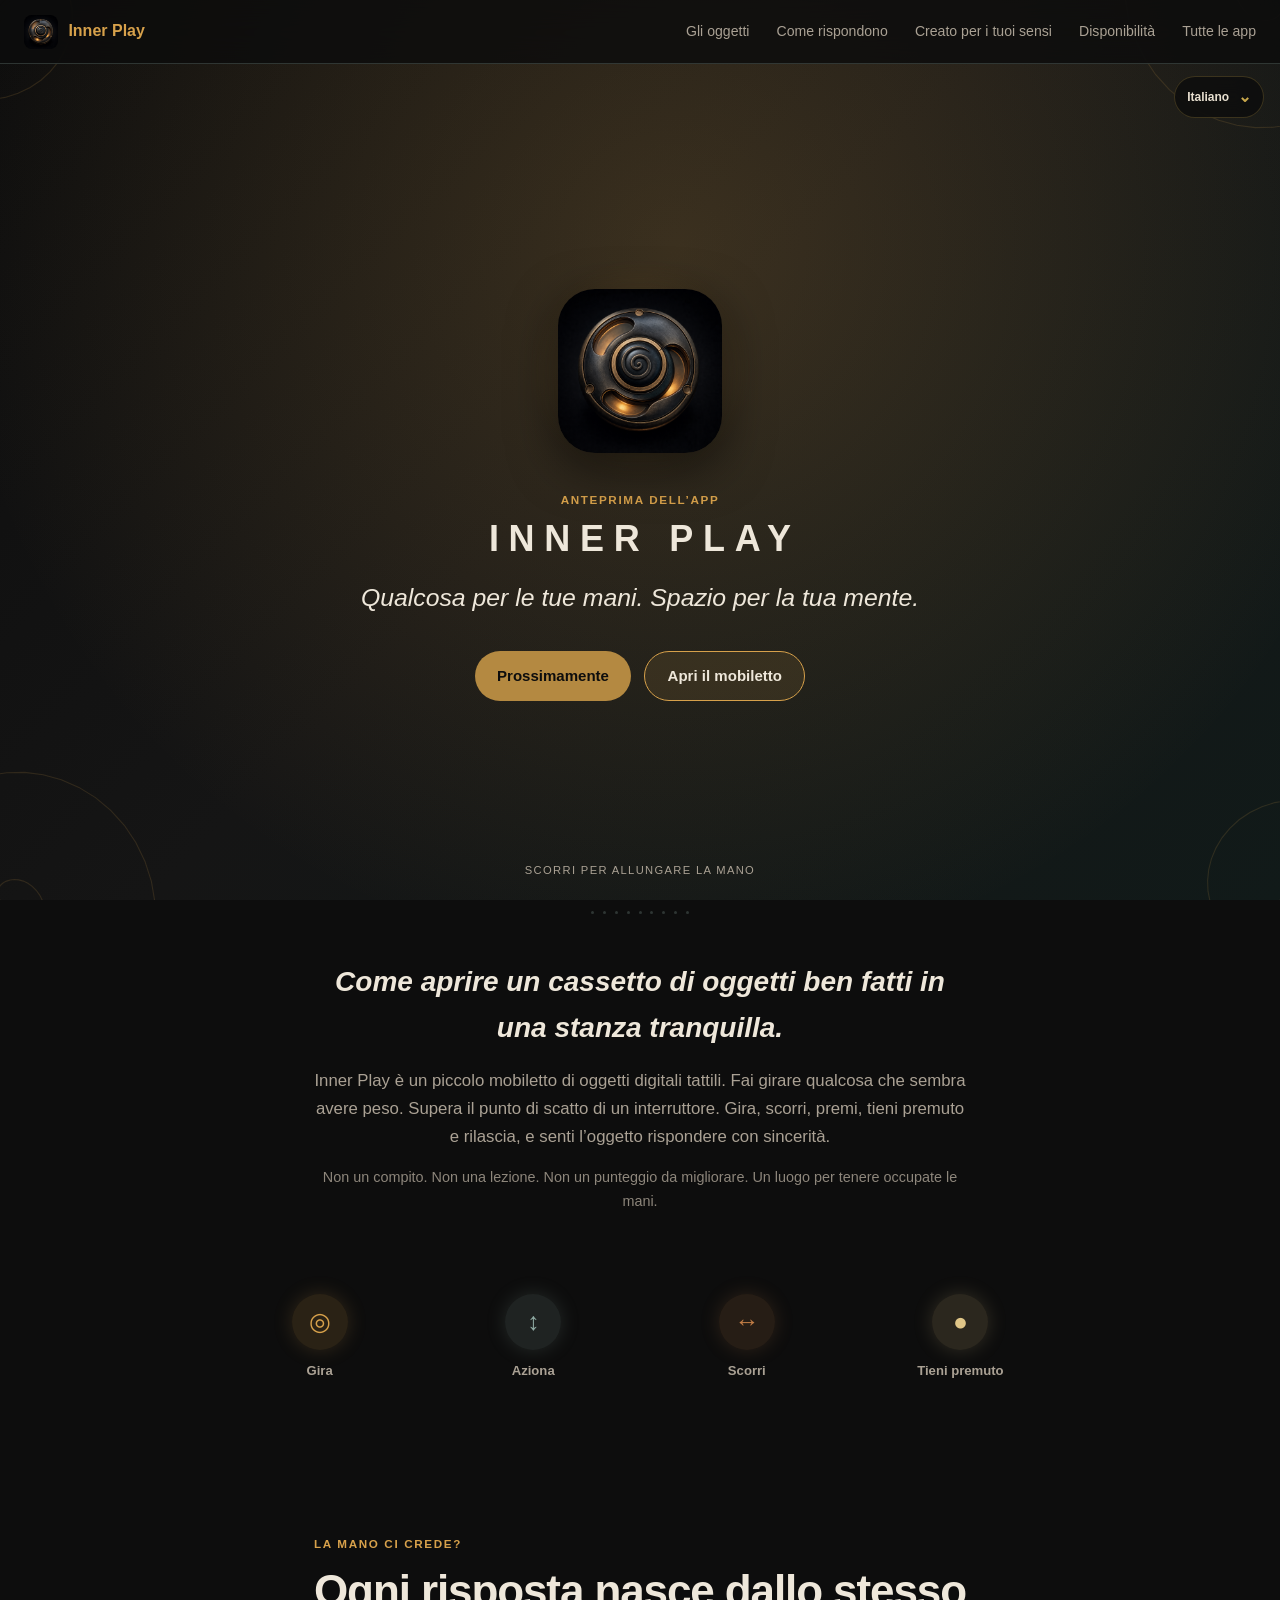
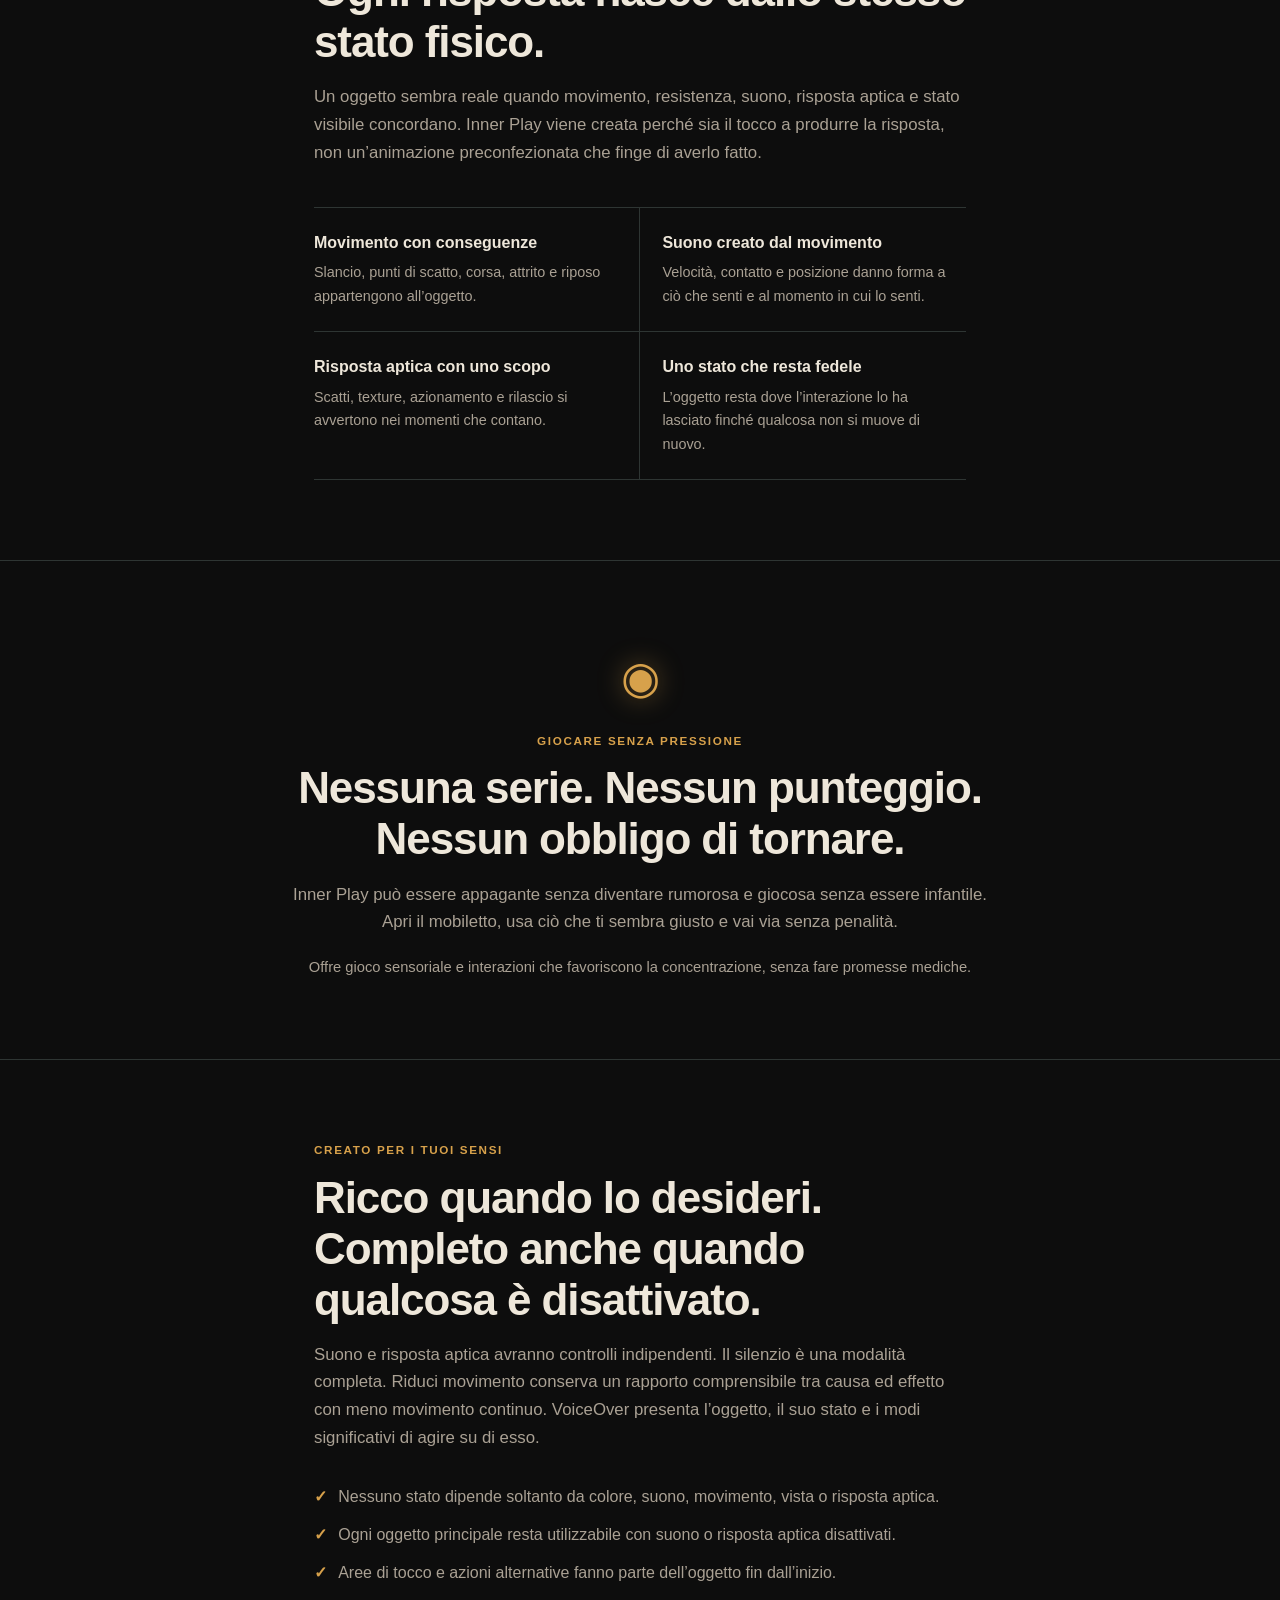
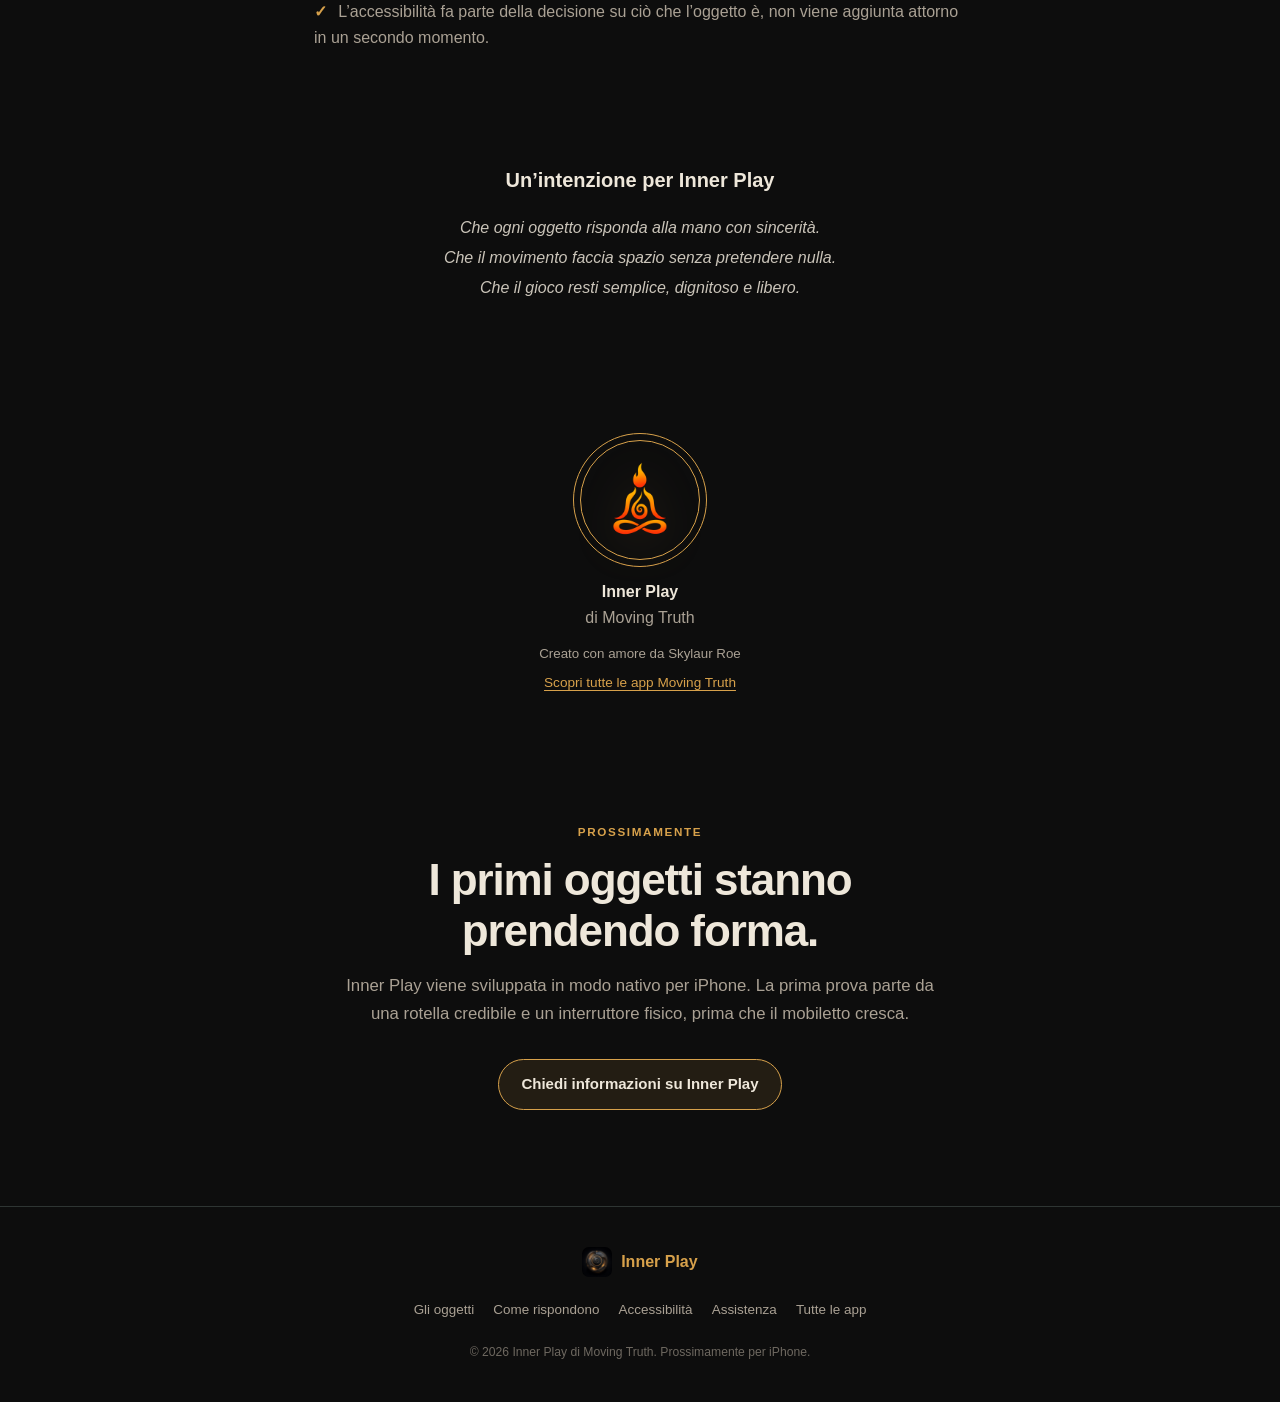
<file: it/index.html>
<!DOCTYPE html>
<html lang="it">
<head>
  <meta charset="UTF-8">
  <meta name="viewport" content="width=device-width, initial-scale=1.0">
  <meta name="theme-color" content="#0D0D0D">
  <meta name="description" content="Inner Play è un tranquillo mobiletto di oggetti digitali tattili: movimenti, suoni e sensazioni credibili per mani irrequiete. Prossimamente per iPhone.">
  <meta property="og:title" content="Inner Play — di Moving Truth">
  <meta property="og:description" content="Qualcosa per le tue mani. Spazio per la tua mente.">
  <meta property="og:type" content="website">
  <meta property="og:url" content="https://inner-play.movingtruth.com/it/">
  <meta property="og:image" content="https://inner-play.movingtruth.com/assets/icon.png?v=20261030">
  <meta name="twitter:card" content="summary_large_image">
  <title>Inner Play — di Moving Truth</title>
  <link rel="icon" type="image/png" href="../assets/icon.png?v=20261030">
  <link rel="apple-touch-icon" href="../assets/icon.png?v=20261030">
  <link rel="stylesheet" href="../styles.css">
  <script src="site.js" defer></script>











































<!-- family-localization-meta:start -->
<link rel="canonical" href="https://inner-play.movingtruth.com/it/">
<link rel="alternate" hreflang="en" href="https://inner-play.movingtruth.com/">
<link rel="alternate" hreflang="fr" href="https://inner-play.movingtruth.com/fr/">
<link rel="alternate" hreflang="es" href="https://inner-play.movingtruth.com/es/">
<link rel="alternate" hreflang="de" href="https://inner-play.movingtruth.com/de/">
<link rel="alternate" hreflang="pt-BR" href="https://inner-play.movingtruth.com/pt-BR/">
<link rel="alternate" hreflang="it" href="https://inner-play.movingtruth.com/it/">
<link rel="alternate" hreflang="nl" href="https://inner-play.movingtruth.com/nl/">
<link rel="alternate" hreflang="hi" href="https://inner-play.movingtruth.com/hi/">
<link rel="alternate" hreflang="ar" href="https://inner-play.movingtruth.com/ar/">
<link rel="alternate" hreflang="zh-Hans" href="https://inner-play.movingtruth.com/zh-Hans/">
<link rel="alternate" hreflang="ja" href="https://inner-play.movingtruth.com/ja/">
<link rel="alternate" hreflang="ko" href="https://inner-play.movingtruth.com/ko/">
<link rel="alternate" hreflang="ru" href="https://inner-play.movingtruth.com/ru/">
<link rel="alternate" hreflang="th" href="https://inner-play.movingtruth.com/th/">
<link rel="alternate" hreflang="x-default" href="https://inner-play.movingtruth.com/">
<!-- family-localization-meta:end -->

<!-- family-localization-style:start -->
<style>
  .family-language{position:absolute;z-index:900;inset-block-start:4.75rem;inset-inline-end:1rem;color:#e8e0d0;font:600 .75rem/1.2 -apple-system,BlinkMacSystemFont,"Segoe UI",sans-serif}
  .family-language details{position:relative}
  .family-language summary{min-block-size:2.6rem;display:flex;align-items:center;gap:.55rem;padding:.3rem .75rem;list-style:none;border:1px solid rgba(201,168,76,.24);border-radius:999px;background:rgba(13,13,13,.82);cursor:pointer;backdrop-filter:blur(12px)}
  .family-language summary::-webkit-details-marker{display:none}
  .family-language summary::after{content:"⌄";font-size:1rem;color:#c9a84c}
  .family-language details[open] summary::after{transform:rotate(180deg)}
  .family-language__label{position:absolute;inline-size:1px;block-size:1px;padding:0;margin:-1px;overflow:hidden;clip:rect(0,0,0,0);white-space:nowrap;border:0}
  .family-language__menu{position:absolute;inset-block-start:calc(100% + .45rem);inset-inline-end:0;min-inline-size:12rem;max-block-size:min(65vh,28rem);overflow:auto;display:grid;gap:.2rem;padding:.4rem;border:1px solid rgba(201,168,76,.24);border-radius:16px;background:rgba(13,13,13,.97);box-shadow:0 16px 45px rgba(0,0,0,.42);backdrop-filter:blur(16px)}
  .family-language a{min-block-size:2.5rem;display:flex;align-items:center;padding:0 .7rem;border-radius:10px;color:inherit;text-decoration:none;white-space:nowrap}
  .family-language a:hover,.family-language a:focus-visible{background:rgba(201,168,76,.16);outline:2px solid transparent}
  .family-language a[aria-current="page"]{background:#c9a84c;color:#111}
  .language-suggestion{position:fixed;z-index:1100;inset-inline:50%;inset-block-end:1rem;transform:translateX(-50%);inline-size:min(calc(100% - 2rem),42rem);display:flex;align-items:center;justify-content:center;gap:.7rem;flex-wrap:wrap;padding:.8rem 1rem;border:1px solid rgba(201,168,76,.42);border-radius:16px;background:rgba(13,13,13,.96);color:#e8e0d0;font:600 .88rem/1.4 -apple-system,BlinkMacSystemFont,"Segoe UI",sans-serif;box-shadow:0 16px 45px rgba(0,0,0,.42);backdrop-filter:blur(16px)}
  .language-suggestion p{margin:0;color:#e8e0d0}
  .language-suggestion a,.language-suggestion button{min-block-size:2.35rem;display:inline-flex;align-items:center;padding:0 .8rem;border:1px solid rgba(201,168,76,.5);border-radius:999px;background:transparent;color:#e8e0d0;font:inherit;text-decoration:none;cursor:pointer}
  .language-suggestion a{background:#c9a84c;color:#111}
  .language-suggestion a:focus-visible,.language-suggestion button:focus-visible{outline:2px solid #f1d47a;outline-offset:2px}
  @media (max-width:700px){.family-language{inset-block-start:4.8rem;inset-inline-end:.75rem}}
</style>
<!-- family-localization-style:end -->
<!-- family-localization-script:start -->
<script src="../localization/language-preference.js" defer></script>
<!-- family-localization-script:end -->
</head>
<body class="play">
<!-- family-localization:start -->
<div class="family-language">
<details>
<summary><span class="family-language__label">Lingua</span><span>Italiano</span></summary>
<nav class="family-language__menu" aria-label="Lingua">
  <a href="https://inner-play.movingtruth.com/" lang="en" data-language-choice="en">English</a>
  <a href="https://inner-play.movingtruth.com/fr/" lang="fr" data-language-choice="fr">Français</a>
  <a href="https://inner-play.movingtruth.com/es/" lang="es" data-language-choice="es">Español</a>
  <a href="https://inner-play.movingtruth.com/de/" lang="de" data-language-choice="de">Deutsch</a>
  <a href="https://inner-play.movingtruth.com/pt-BR/" lang="pt-BR" data-language-choice="pt-BR">Português (Brasil)</a>
  <a href="https://inner-play.movingtruth.com/it/" lang="it" data-language-choice="it" aria-current="page">Italiano</a>
  <a href="https://inner-play.movingtruth.com/nl/" lang="nl" data-language-choice="nl">Nederlands</a>
  <a href="https://inner-play.movingtruth.com/hi/" lang="hi" data-language-choice="hi">हिन्दी</a>
  <a href="https://inner-play.movingtruth.com/ar/" lang="ar" data-language-choice="ar">العربية</a>
  <a href="https://inner-play.movingtruth.com/zh-Hans/" lang="zh-Hans" data-language-choice="zh-Hans">简体中文</a>
  <a href="https://inner-play.movingtruth.com/ja/" lang="ja" data-language-choice="ja">日本語</a>
  <a href="https://inner-play.movingtruth.com/ko/" lang="ko" data-language-choice="ko">한국어</a>
  <a href="https://inner-play.movingtruth.com/ru/" lang="ru" data-language-choice="ru">Русский</a>
  <a href="https://inner-play.movingtruth.com/th/" lang="th" data-language-choice="th">ไทย</a>
</nav>
</details>
</div>
<!-- family-localization:end -->
  <a class="skip-link" href="#main-content">Vai al contenuto principale</a>

  <div class="living-canvas" aria-hidden="true">
    <div class="living-canvas__gradient"></div>
    <div class="living-canvas__glow"></div>
    <div class="living-canvas__motes" id="motes"></div>
    <svg class="living-canvas__corners" id="corner-spirals"></svg>
  </div>

  <header class="site-nav" role="banner">
    <a class="site-nav__brand" href="#top" aria-label="Pagina iniziale di Inner Play">
      <img src="../assets/icon.png?v=20261030" alt="">
      <span>Inner Play</span>
    </a>
    <button class="site-nav__toggle" type="button" aria-expanded="false" aria-controls="site-links">
      <span class="sr-only">Apri la navigazione</span>
      <span aria-hidden="true"></span><span aria-hidden="true"></span><span aria-hidden="true"></span>
    </button>
    <nav aria-label="Navigazione principale">
      <ul class="site-nav__links" id="site-links">
        <li><a href="#objects">Gli oggetti</a></li>
        <li><a href="#response">Come rispondono</a></li>
        <li><a href="#access">Creato per i tuoi sensi</a></li>
        <li><a href="#availability">Disponibilità</a></li>
        <li><a href="https://apps.movingtruth.com/it/">Tutte le app</a></li>
      </ul>
    </nav>
  </header>

  <main id="main-content">
    <section class="hero" id="top" aria-labelledby="hero-title">
      <div class="hero__icon-wrap">
        <div class="hero__icon-glow"></div>
        <img class="hero__icon" src="../assets/icon.png?v=20261030" alt="Inner Play — icona dell’app">
      </div>
      <span class="hero__eyebrow">Anteprima dell’app</span>
      <h1 class="hero__name hero__name--product" id="hero-title">Inner Play</h1>
      <p class="hero__promise">Qualcosa per le tue mani. Spazio per la tua mente.</p>
      <div class="hero__actions">
        <span class="button button--quiet" aria-label="Prossimamente per iPhone">Prossimamente</span>
        <a class="button button--outline" href="#objects">Apri il mobiletto</a>
      </div>
      <p class="hero__scroll" aria-hidden="true">scorri per allungare la mano</p>
    </section>

    <div class="dot-row" aria-hidden="true">
      <span></span><span></span><span></span><span></span><span></span><span></span><span></span><span></span><span></span>
    </div>

    <section class="intro" aria-labelledby="purpose-title">
      <h2 id="purpose-title">Come aprire un cassetto di oggetti ben fatti in una stanza tranquilla.</h2>
      <p>Inner Play è un piccolo mobiletto di oggetti digitali tattili. Fai girare qualcosa che sembra avere peso. Supera il punto di scatto di un interruttore. Gira, scorri, premi, tieni premuto e rilascia, e senti l’oggetto rispondere con sincerità.</p>
      <p class="intro__trust">Non un compito. Non una lezione. Non un punteggio da migliorare. Un luogo per tenere occupate le mani.</p>
    </section>

    <section class="feature-flow" id="objects" aria-label="Modi di interagire con Inner Play">
      <ul class="feature-flow__list feature-flow__list--four">
        <li style="--feature:#D7A14B"><span aria-hidden="true">◎</span><strong>Gira</strong></li>
        <li style="--feature:#8FAAA3"><span aria-hidden="true">↕</span><strong>Aziona</strong></li>
        <li style="--feature:#C17D46"><span aria-hidden="true">↔</span><strong>Scorri</strong></li>
        <li style="--feature:#E0C688"><span aria-hidden="true">●</span><strong>Tieni premuto</strong></li>
      </ul>
    </section>

    <section class="statement" id="response" aria-labelledby="response-title">
      <span class="eyebrow">La mano ci crede?</span>
      <h2 id="response-title">Ogni risposta nasce dallo stesso stato fisico.</h2>
      <p>Un oggetto sembra reale quando movimento, resistenza, suono, risposta aptica e stato visibile concordano. Inner Play viene creata perché sia il tocco a produrre la risposta, non un’animazione preconfezionata che finge di averlo fatto.</p>
      <div class="capability-lines" role="list">
        <div role="listitem"><strong>Movimento con conseguenze</strong><span>Slancio, punti di scatto, corsa, attrito e riposo appartengono all’oggetto.</span></div>
        <div role="listitem"><strong>Suono creato dal movimento</strong><span>Velocità, contatto e posizione danno forma a ciò che senti e al momento in cui lo senti.</span></div>
        <div role="listitem"><strong>Risposta aptica con uno scopo</strong><span>Scatti, texture, azionamento e rilascio si avvertono nei momenti che contano.</span></div>
        <div role="listitem"><strong>Uno stato che resta fedele</strong><span>L’oggetto resta dove l’interazione lo ha lasciato finché qualcosa non si muove di nuovo.</span></div>
      </div>
    </section>

    <section class="statement statement--bordered" aria-labelledby="quiet-title">
      <span class="statement__symbol" aria-hidden="true">◉</span>
      <span class="eyebrow">Giocare senza pressione</span>
      <h2 id="quiet-title">Nessuna serie. Nessun punteggio. Nessun obbligo di tornare.</h2>
      <p>Inner Play può essere appagante senza diventare rumorosa e giocosa senza essere infantile. Apri il mobiletto, usa ciò che ti sembra giusto e vai via senza penalità.</p>
      <p class="statement__note">Offre gioco sensoriale e interazioni che favoriscono la concentrazione, senza fare promesse mediche.</p>
    </section>

    <section class="statement" id="access" aria-labelledby="access-title">
      <span class="eyebrow">Creato per i tuoi sensi</span>
      <h2 id="access-title">Ricco quando lo desideri. Completo anche quando qualcosa è disattivato.</h2>
      <p>Suono e risposta aptica avranno controlli indipendenti. Il silenzio è una modalità completa. Riduci movimento conserva un rapporto comprensibile tra causa ed effetto con meno movimento continuo. VoiceOver presenta l’oggetto, il suo stato e i modi significativi di agire su di esso.</p>
      <ul class="truth-list">
        <li>Nessuno stato dipende soltanto da colore, suono, movimento, vista o risposta aptica.</li>
        <li>Ogni oggetto principale resta utilizzabile con suono o risposta aptica disattivati.</li>
        <li>Aree di tocco e azioni alternative fanno parte dell’oggetto fin dall’inizio.</li>
        <li>L’accessibilità fa parte della decisione su ciò che l’oggetto è, non viene aggiunta attorno in un secondo momento.</li>
      </ul>
    </section>

    <section class="blessing" aria-labelledby="blessing-title">
      <h2 id="blessing-title">Un’intenzione per Inner Play</h2>
      <p>Che ogni oggetto risponda alla mano con sincerità.<br>Che il movimento faccia spazio senza pretendere nulla.<br>Che il gioco resti semplice, dignitoso e libero.</p>
    </section>

    <section class="moving-truth" aria-label="Informazioni su Moving Truth">
      <a class="moving-truth__ring" href="https://movingtruth.com" aria-label="Moving Truth. Apre movingtruth.com">
        <img src="../assets/moving-truth-logo.png" alt="Logo di Moving Truth">
      </a>
      <strong>Inner Play</strong>
      <span>di Moving Truth</span>
      <small>Creato con amore da Skylaur Roe</small>
      <a href="https://apps.movingtruth.com/it/">Scopri tutte le app Moving Truth</a>
    </section>

    <section class="closing" id="availability" aria-labelledby="availability-title">
      <span class="eyebrow">Prossimamente</span>
      <h2 id="availability-title">I primi oggetti stanno prendendo forma.</h2>
      <p>Inner Play viene sviluppata in modo nativo per iPhone. La prima prova parte da una rotella credibile e un interruttore fisico, prima che il mobiletto cresca.</p>
      <a class="button button--outline" href="mailto:support@movingtruth.com?subject=Inner%20Play">Chiedi informazioni su Inner Play</a>
    </section>
  </main>

  <footer>
    <div class="footer__brand"><img src="../assets/icon.png?v=20261030" alt=""><strong>Inner Play</strong></div>
    <nav aria-label="Navigazione a piè di pagina">
      <ul>
        <li><a href="#objects">Gli oggetti</a></li>
        <li><a href="#response">Come rispondono</a></li>
        <li><a href="#access">Accessibilità</a></li>
        <li><a href="mailto:support@movingtruth.com">Assistenza</a></li>
        <li><a href="https://apps.movingtruth.com/it/">Tutte le app</a></li>
      </ul>
    </nav>
    <p>© 2026 Inner Play di Moving Truth. Prossimamente per iPhone.</p>
  </footer>
</body>
</html>
</file>
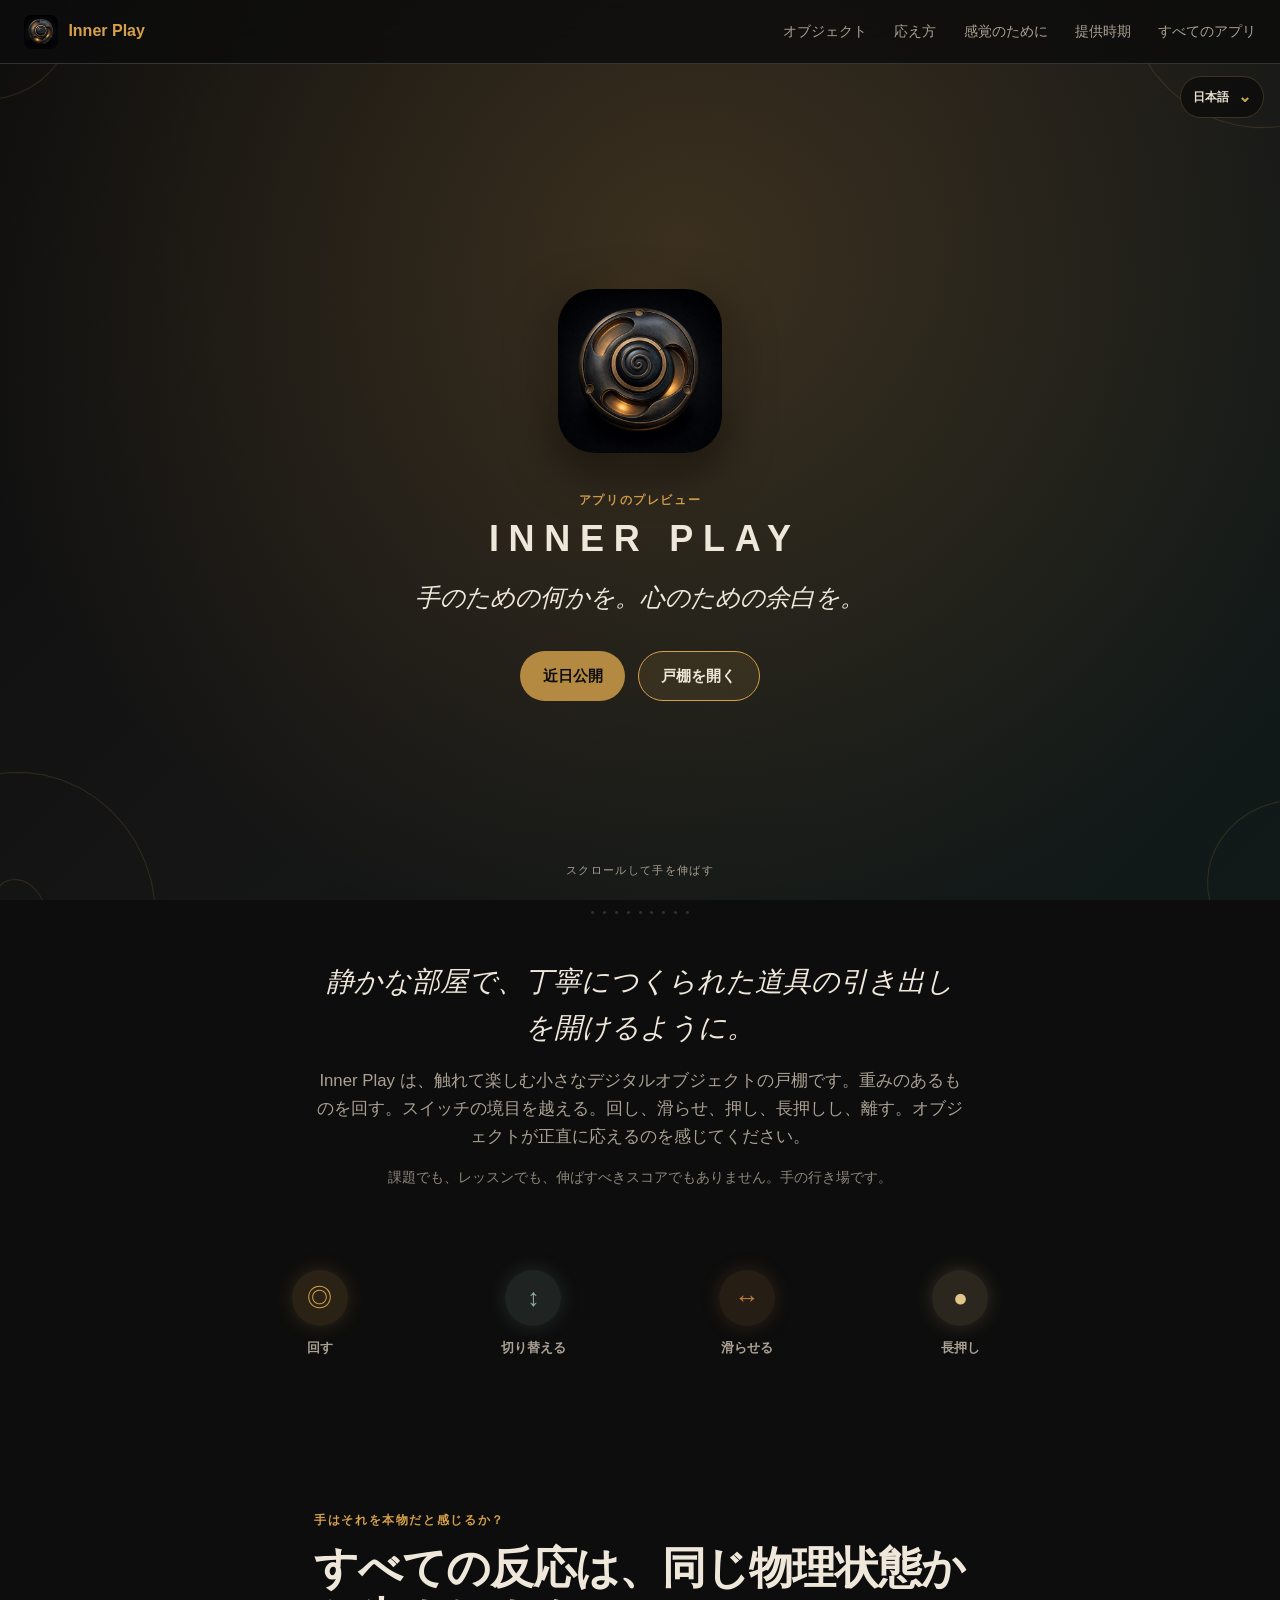
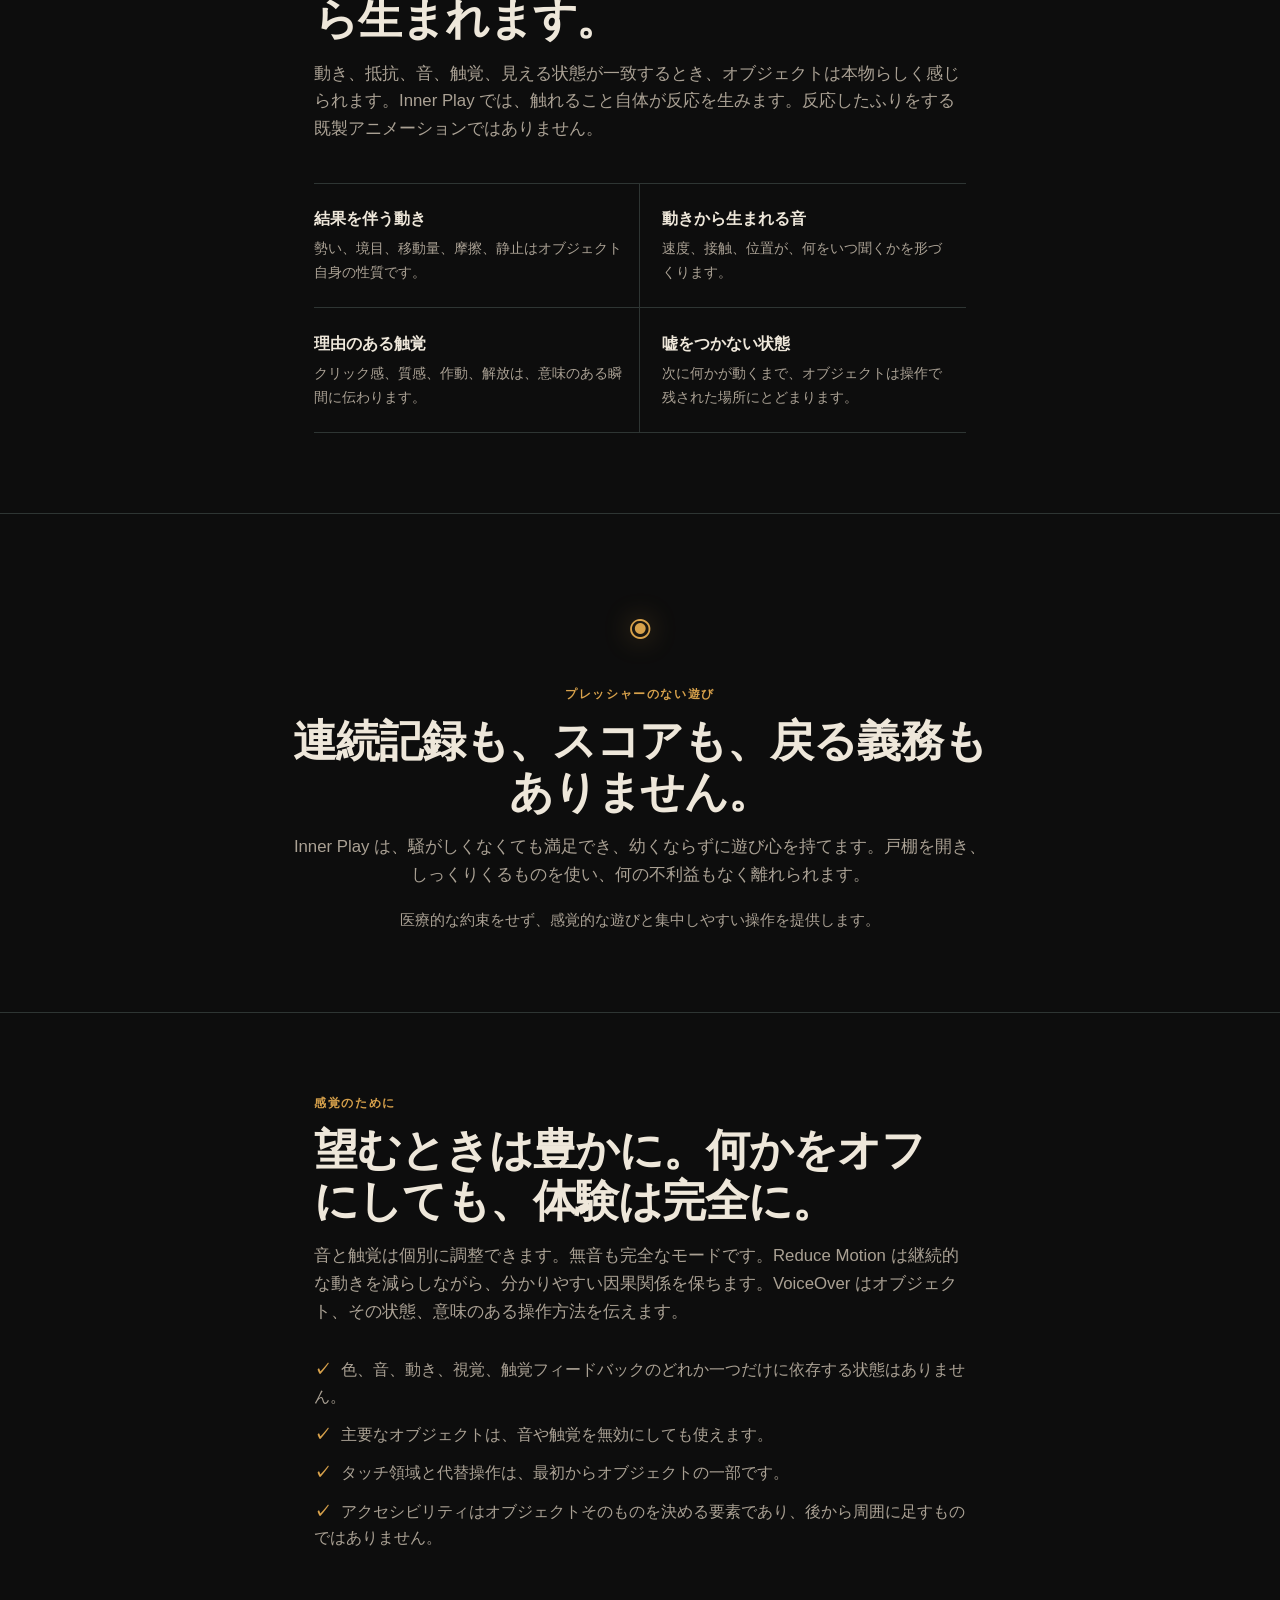
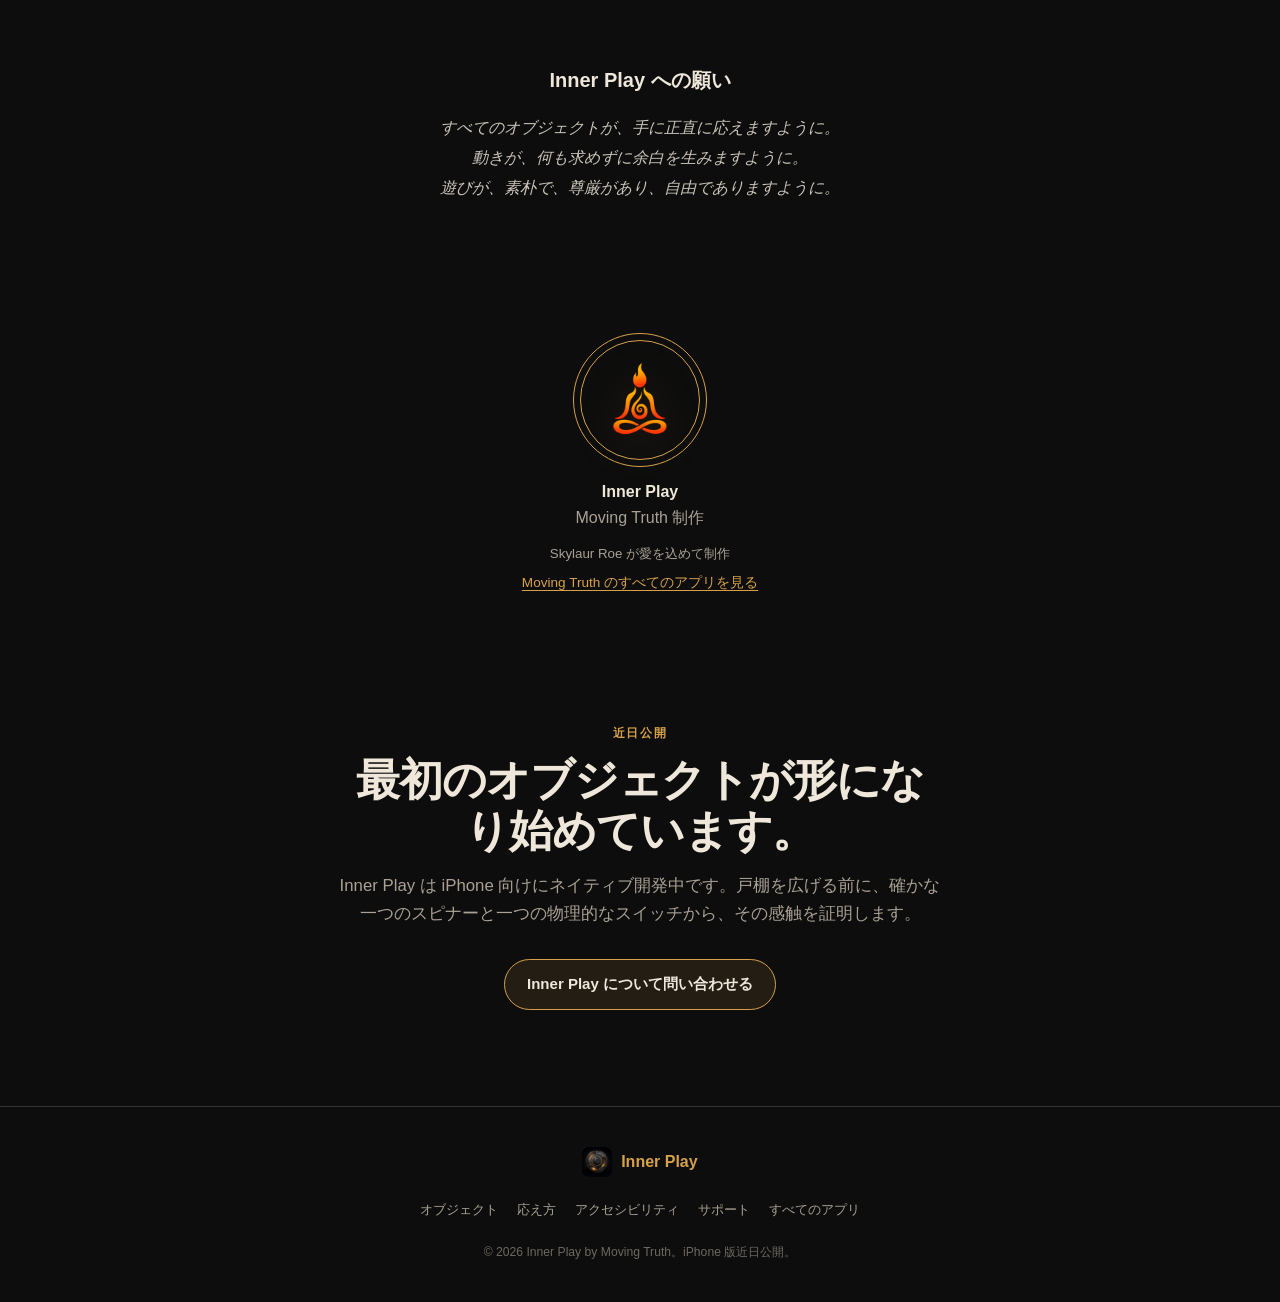
<file: ja/index.html>
<!DOCTYPE html>
<html lang="ja">
<head>
  <meta charset="UTF-8">
  <meta name="viewport" content="width=device-width, initial-scale=1.0">
  <meta name="theme-color" content="#0D0D0D">
  <meta name="description" content="Inner Play は、触れて楽しむデジタルオブジェクトを収めた静かな戸棚。動かしたい手に、確かな動き、音、触覚を届けます。iPhone 版近日公開。">
  <meta property="og:title" content="Inner Play — Moving Truth 制作">
  <meta property="og:description" content="手のための何かを。心のための余白を。">
  <meta property="og:type" content="website">
  <meta property="og:url" content="https://inner-play.movingtruth.com/ja/">
  <meta property="og:image" content="https://inner-play.movingtruth.com/assets/icon.png?v=20261030">
  <meta name="twitter:card" content="summary_large_image">
  <title>Inner Play — Moving Truth 制作</title>
  <link rel="icon" type="image/png" href="../assets/icon.png?v=20261030">
  <link rel="apple-touch-icon" href="../assets/icon.png?v=20261030">
  <link rel="stylesheet" href="../styles.css">
  <script src="site.js" defer></script>











































<!-- family-localization-meta:start -->
<link rel="canonical" href="https://inner-play.movingtruth.com/ja/">
<link rel="alternate" hreflang="en" href="https://inner-play.movingtruth.com/">
<link rel="alternate" hreflang="fr" href="https://inner-play.movingtruth.com/fr/">
<link rel="alternate" hreflang="es" href="https://inner-play.movingtruth.com/es/">
<link rel="alternate" hreflang="de" href="https://inner-play.movingtruth.com/de/">
<link rel="alternate" hreflang="pt-BR" href="https://inner-play.movingtruth.com/pt-BR/">
<link rel="alternate" hreflang="it" href="https://inner-play.movingtruth.com/it/">
<link rel="alternate" hreflang="nl" href="https://inner-play.movingtruth.com/nl/">
<link rel="alternate" hreflang="hi" href="https://inner-play.movingtruth.com/hi/">
<link rel="alternate" hreflang="ar" href="https://inner-play.movingtruth.com/ar/">
<link rel="alternate" hreflang="zh-Hans" href="https://inner-play.movingtruth.com/zh-Hans/">
<link rel="alternate" hreflang="ja" href="https://inner-play.movingtruth.com/ja/">
<link rel="alternate" hreflang="ko" href="https://inner-play.movingtruth.com/ko/">
<link rel="alternate" hreflang="ru" href="https://inner-play.movingtruth.com/ru/">
<link rel="alternate" hreflang="th" href="https://inner-play.movingtruth.com/th/">
<link rel="alternate" hreflang="x-default" href="https://inner-play.movingtruth.com/">
<!-- family-localization-meta:end -->

<!-- family-localization-style:start -->
<style>
  .family-language{position:absolute;z-index:900;inset-block-start:4.75rem;inset-inline-end:1rem;color:#e8e0d0;font:600 .75rem/1.2 -apple-system,BlinkMacSystemFont,"Segoe UI",sans-serif}
  .family-language details{position:relative}
  .family-language summary{min-block-size:2.6rem;display:flex;align-items:center;gap:.55rem;padding:.3rem .75rem;list-style:none;border:1px solid rgba(201,168,76,.24);border-radius:999px;background:rgba(13,13,13,.82);cursor:pointer;backdrop-filter:blur(12px)}
  .family-language summary::-webkit-details-marker{display:none}
  .family-language summary::after{content:"⌄";font-size:1rem;color:#c9a84c}
  .family-language details[open] summary::after{transform:rotate(180deg)}
  .family-language__label{position:absolute;inline-size:1px;block-size:1px;padding:0;margin:-1px;overflow:hidden;clip:rect(0,0,0,0);white-space:nowrap;border:0}
  .family-language__menu{position:absolute;inset-block-start:calc(100% + .45rem);inset-inline-end:0;min-inline-size:12rem;max-block-size:min(65vh,28rem);overflow:auto;display:grid;gap:.2rem;padding:.4rem;border:1px solid rgba(201,168,76,.24);border-radius:16px;background:rgba(13,13,13,.97);box-shadow:0 16px 45px rgba(0,0,0,.42);backdrop-filter:blur(16px)}
  .family-language a{min-block-size:2.5rem;display:flex;align-items:center;padding:0 .7rem;border-radius:10px;color:inherit;text-decoration:none;white-space:nowrap}
  .family-language a:hover,.family-language a:focus-visible{background:rgba(201,168,76,.16);outline:2px solid transparent}
  .family-language a[aria-current="page"]{background:#c9a84c;color:#111}
  .language-suggestion{position:fixed;z-index:1100;inset-inline:50%;inset-block-end:1rem;transform:translateX(-50%);inline-size:min(calc(100% - 2rem),42rem);display:flex;align-items:center;justify-content:center;gap:.7rem;flex-wrap:wrap;padding:.8rem 1rem;border:1px solid rgba(201,168,76,.42);border-radius:16px;background:rgba(13,13,13,.96);color:#e8e0d0;font:600 .88rem/1.4 -apple-system,BlinkMacSystemFont,"Segoe UI",sans-serif;box-shadow:0 16px 45px rgba(0,0,0,.42);backdrop-filter:blur(16px)}
  .language-suggestion p{margin:0;color:#e8e0d0}
  .language-suggestion a,.language-suggestion button{min-block-size:2.35rem;display:inline-flex;align-items:center;padding:0 .8rem;border:1px solid rgba(201,168,76,.5);border-radius:999px;background:transparent;color:#e8e0d0;font:inherit;text-decoration:none;cursor:pointer}
  .language-suggestion a{background:#c9a84c;color:#111}
  .language-suggestion a:focus-visible,.language-suggestion button:focus-visible{outline:2px solid #f1d47a;outline-offset:2px}
  @media (max-width:700px){.family-language{inset-block-start:4.8rem;inset-inline-end:.75rem}}
</style>
<!-- family-localization-style:end -->
<!-- family-localization-script:start -->
<script src="../localization/language-preference.js" defer></script>
<!-- family-localization-script:end -->
</head>
<body class="play">
<!-- family-localization:start -->
<div class="family-language">
<details>
<summary><span class="family-language__label">言語</span><span>日本語</span></summary>
<nav class="family-language__menu" aria-label="言語">
  <a href="https://inner-play.movingtruth.com/" lang="en" data-language-choice="en">English</a>
  <a href="https://inner-play.movingtruth.com/fr/" lang="fr" data-language-choice="fr">Français</a>
  <a href="https://inner-play.movingtruth.com/es/" lang="es" data-language-choice="es">Español</a>
  <a href="https://inner-play.movingtruth.com/de/" lang="de" data-language-choice="de">Deutsch</a>
  <a href="https://inner-play.movingtruth.com/pt-BR/" lang="pt-BR" data-language-choice="pt-BR">Português (Brasil)</a>
  <a href="https://inner-play.movingtruth.com/it/" lang="it" data-language-choice="it">Italiano</a>
  <a href="https://inner-play.movingtruth.com/nl/" lang="nl" data-language-choice="nl">Nederlands</a>
  <a href="https://inner-play.movingtruth.com/hi/" lang="hi" data-language-choice="hi">हिन्दी</a>
  <a href="https://inner-play.movingtruth.com/ar/" lang="ar" data-language-choice="ar">العربية</a>
  <a href="https://inner-play.movingtruth.com/zh-Hans/" lang="zh-Hans" data-language-choice="zh-Hans">简体中文</a>
  <a href="https://inner-play.movingtruth.com/ja/" lang="ja" data-language-choice="ja" aria-current="page">日本語</a>
  <a href="https://inner-play.movingtruth.com/ko/" lang="ko" data-language-choice="ko">한국어</a>
  <a href="https://inner-play.movingtruth.com/ru/" lang="ru" data-language-choice="ru">Русский</a>
  <a href="https://inner-play.movingtruth.com/th/" lang="th" data-language-choice="th">ไทย</a>
</nav>
</details>
</div>
<!-- family-localization:end -->
  <a class="skip-link" href="#main-content">メインコンテンツへ移動</a>

  <div class="living-canvas" aria-hidden="true">
    <div class="living-canvas__gradient"></div>
    <div class="living-canvas__glow"></div>
    <div class="living-canvas__motes" id="motes"></div>
    <svg class="living-canvas__corners" id="corner-spirals"></svg>
  </div>

  <header class="site-nav" role="banner">
    <a class="site-nav__brand" href="#top" aria-label="Inner Play ホーム">
      <img src="../assets/icon.png?v=20261030" alt="">
      <span>Inner Play</span>
    </a>
    <button class="site-nav__toggle" type="button" aria-expanded="false" aria-controls="site-links">
      <span class="sr-only">ナビゲーションを開く</span>
      <span aria-hidden="true"></span><span aria-hidden="true"></span><span aria-hidden="true"></span>
    </button>
    <nav aria-label="メインナビゲーション">
      <ul class="site-nav__links" id="site-links">
        <li><a href="#objects">オブジェクト</a></li>
        <li><a href="#response">応え方</a></li>
        <li><a href="#access">感覚のために</a></li>
        <li><a href="#availability">提供時期</a></li>
        <li><a href="https://apps.movingtruth.com/ja/">すべてのアプリ</a></li>
      </ul>
    </nav>
  </header>

  <main id="main-content">
    <section class="hero" id="top" aria-labelledby="hero-title">
      <div class="hero__icon-wrap">
        <div class="hero__icon-glow"></div>
        <img class="hero__icon" src="../assets/icon.png?v=20261030" alt="Inner Play — アプリアイコン">
      </div>
      <span class="hero__eyebrow">アプリのプレビュー</span>
      <h1 class="hero__name hero__name--product" id="hero-title">Inner Play</h1>
      <p class="hero__promise">手のための何かを。心のための余白を。</p>
      <div class="hero__actions">
        <span class="button button--quiet" aria-label="iPhone 版近日公開">近日公開</span>
        <a class="button button--outline" href="#objects">戸棚を開く</a>
      </div>
      <p class="hero__scroll" aria-hidden="true">スクロールして手を伸ばす</p>
    </section>

    <div class="dot-row" aria-hidden="true">
      <span></span><span></span><span></span><span></span><span></span><span></span><span></span><span></span><span></span>
    </div>

    <section class="intro" aria-labelledby="purpose-title">
      <h2 id="purpose-title">静かな部屋で、丁寧につくられた道具の引き出しを開けるように。</h2>
      <p>Inner Play は、触れて楽しむ小さなデジタルオブジェクトの戸棚です。重みのあるものを回す。スイッチの境目を越える。回し、滑らせ、押し、長押しし、離す。オブジェクトが正直に応えるのを感じてください。</p>
      <p class="intro__trust">課題でも、レッスンでも、伸ばすべきスコアでもありません。手の行き場です。</p>
    </section>

    <section class="feature-flow" id="objects" aria-label="Inner Play との関わり方">
      <ul class="feature-flow__list feature-flow__list--four">
        <li style="--feature:#D7A14B"><span aria-hidden="true">◎</span><strong>回す</strong></li>
        <li style="--feature:#8FAAA3"><span aria-hidden="true">↕</span><strong>切り替える</strong></li>
        <li style="--feature:#C17D46"><span aria-hidden="true">↔</span><strong>滑らせる</strong></li>
        <li style="--feature:#E0C688"><span aria-hidden="true">●</span><strong>長押し</strong></li>
      </ul>
    </section>

    <section class="statement" id="response" aria-labelledby="response-title">
      <span class="eyebrow">手はそれを本物だと感じるか？</span>
      <h2 id="response-title">すべての反応は、同じ物理状態から生まれます。</h2>
      <p>動き、抵抗、音、触覚、見える状態が一致するとき、オブジェクトは本物らしく感じられます。Inner Play では、触れること自体が反応を生みます。反応したふりをする既製アニメーションではありません。</p>
      <div class="capability-lines" role="list">
        <div role="listitem"><strong>結果を伴う動き</strong><span>勢い、境目、移動量、摩擦、静止はオブジェクト自身の性質です。</span></div>
        <div role="listitem"><strong>動きから生まれる音</strong><span>速度、接触、位置が、何をいつ聞くかを形づくります。</span></div>
        <div role="listitem"><strong>理由のある触覚</strong><span>クリック感、質感、作動、解放は、意味のある瞬間に伝わります。</span></div>
        <div role="listitem"><strong>嘘をつかない状態</strong><span>次に何かが動くまで、オブジェクトは操作で残された場所にとどまります。</span></div>
      </div>
    </section>

    <section class="statement statement--bordered" aria-labelledby="quiet-title">
      <span class="statement__symbol" aria-hidden="true">◉</span>
      <span class="eyebrow">プレッシャーのない遊び</span>
      <h2 id="quiet-title">連続記録も、スコアも、戻る義務もありません。</h2>
      <p>Inner Play は、騒がしくなくても満足でき、幼くならずに遊び心を持てます。戸棚を開き、しっくりくるものを使い、何の不利益もなく離れられます。</p>
      <p class="statement__note">医療的な約束をせず、感覚的な遊びと集中しやすい操作を提供します。</p>
    </section>

    <section class="statement" id="access" aria-labelledby="access-title">
      <span class="eyebrow">感覚のために</span>
      <h2 id="access-title">望むときは豊かに。何かをオフにしても、体験は完全に。</h2>
      <p>音と触覚は個別に調整できます。無音も完全なモードです。Reduce Motion は継続的な動きを減らしながら、分かりやすい因果関係を保ちます。VoiceOver はオブジェクト、その状態、意味のある操作方法を伝えます。</p>
      <ul class="truth-list">
        <li>色、音、動き、視覚、触覚フィードバックのどれか一つだけに依存する状態はありません。</li>
        <li>主要なオブジェクトは、音や触覚を無効にしても使えます。</li>
        <li>タッチ領域と代替操作は、最初からオブジェクトの一部です。</li>
        <li>アクセシビリティはオブジェクトそのものを決める要素であり、後から周囲に足すものではありません。</li>
      </ul>
    </section>

    <section class="blessing" aria-labelledby="blessing-title">
      <h2 id="blessing-title">Inner Play への願い</h2>
      <p>すべてのオブジェクトが、手に正直に応えますように。<br>動きが、何も求めずに余白を生みますように。<br>遊びが、素朴で、尊厳があり、自由でありますように。</p>
    </section>

    <section class="moving-truth" aria-label="Moving Truth について">
      <a class="moving-truth__ring" href="https://movingtruth.com" aria-label="Moving Truth。movingtruth.com を開きます">
        <img src="../assets/moving-truth-logo.png" alt="Moving Truth ロゴ">
      </a>
      <strong>Inner Play</strong>
      <span>Moving Truth 制作</span>
      <small>Skylaur Roe が愛を込めて制作</small>
      <a href="https://apps.movingtruth.com/ja/">Moving Truth のすべてのアプリを見る</a>
    </section>

    <section class="closing" id="availability" aria-labelledby="availability-title">
      <span class="eyebrow">近日公開</span>
      <h2 id="availability-title">最初のオブジェクトが形になり始めています。</h2>
      <p>Inner Play は iPhone 向けにネイティブ開発中です。戸棚を広げる前に、確かな一つのスピナーと一つの物理的なスイッチから、その感触を証明します。</p>
      <a class="button button--outline" href="mailto:support@movingtruth.com?subject=Inner%20Play">Inner Play について問い合わせる</a>
    </section>
  </main>

  <footer>
    <div class="footer__brand"><img src="../assets/icon.png?v=20261030" alt=""><strong>Inner Play</strong></div>
    <nav aria-label="フッターナビゲーション">
      <ul>
        <li><a href="#objects">オブジェクト</a></li>
        <li><a href="#response">応え方</a></li>
        <li><a href="#access">アクセシビリティ</a></li>
        <li><a href="mailto:support@movingtruth.com">サポート</a></li>
        <li><a href="https://apps.movingtruth.com/ja/">すべてのアプリ</a></li>
      </ul>
    </nav>
    <p>© 2026 Inner Play by Moving Truth。iPhone 版近日公開。</p>
  </footer>
</body>
</html>
</file>
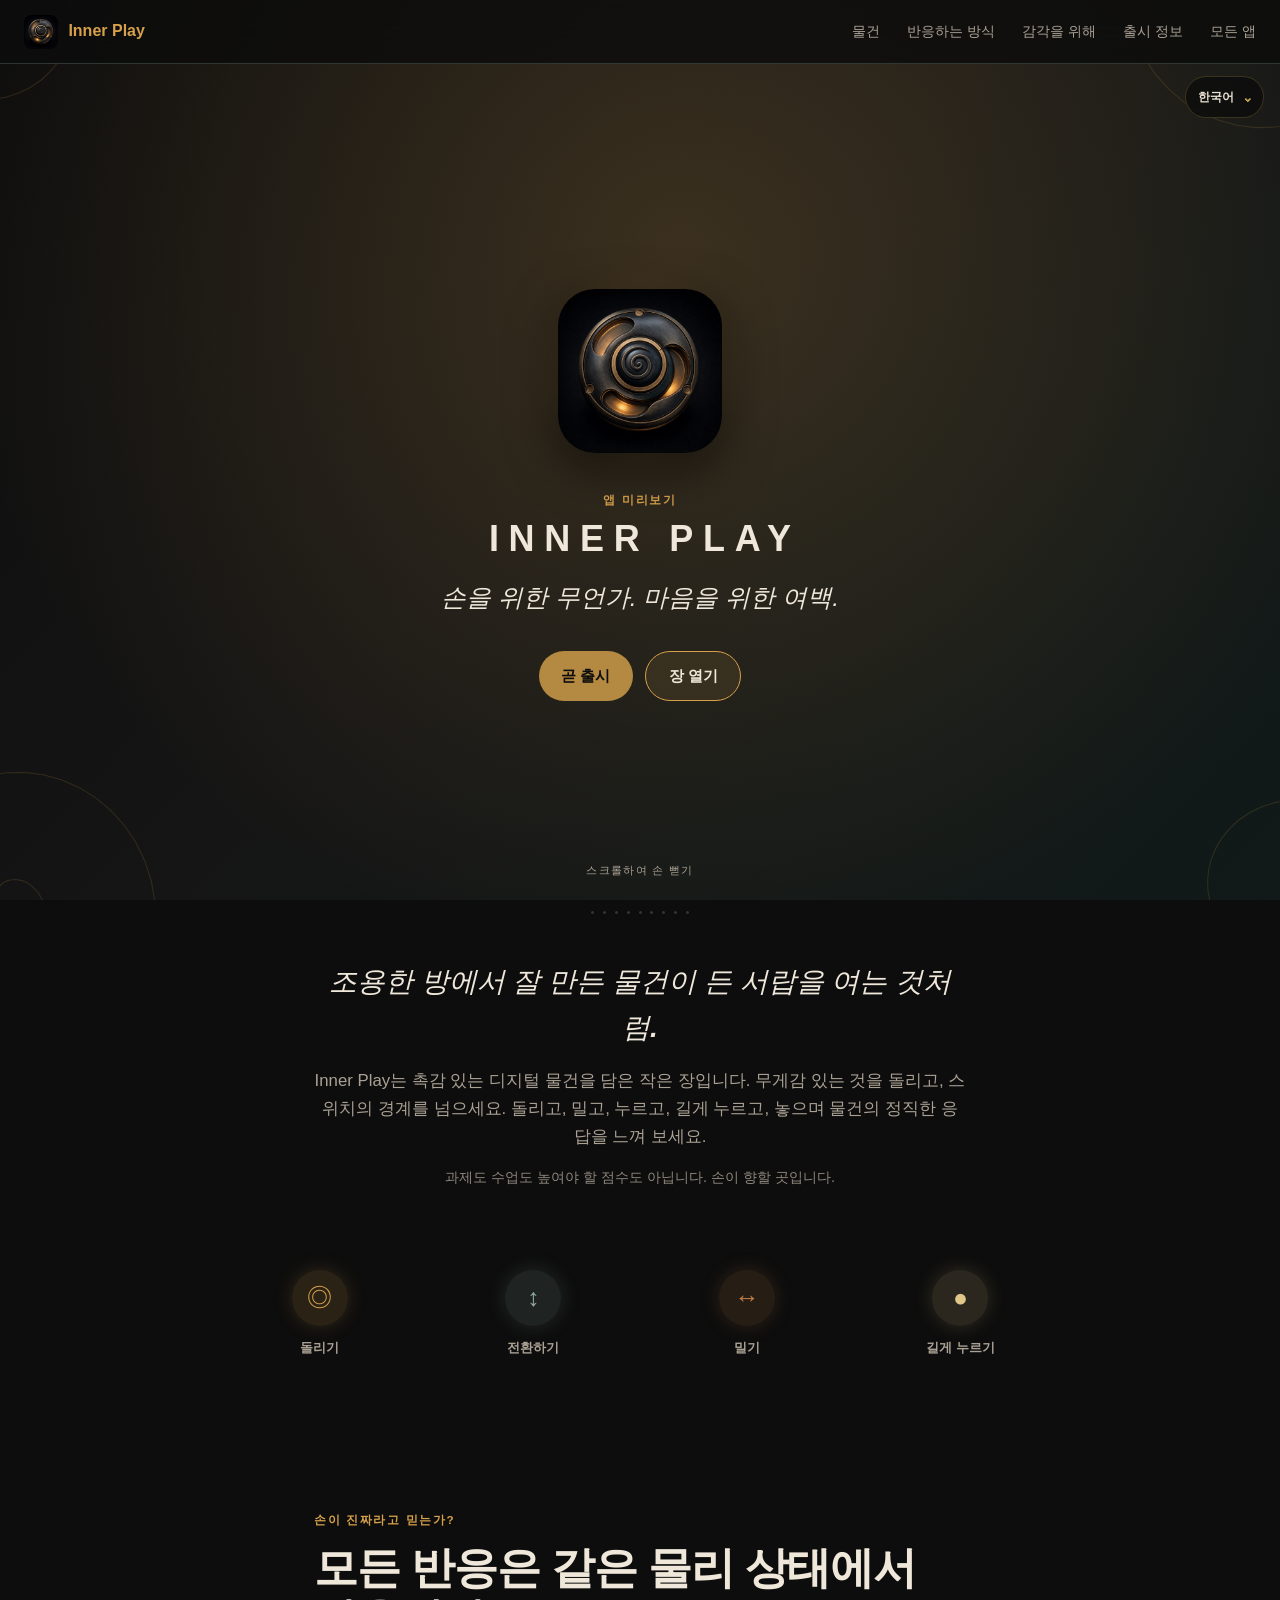
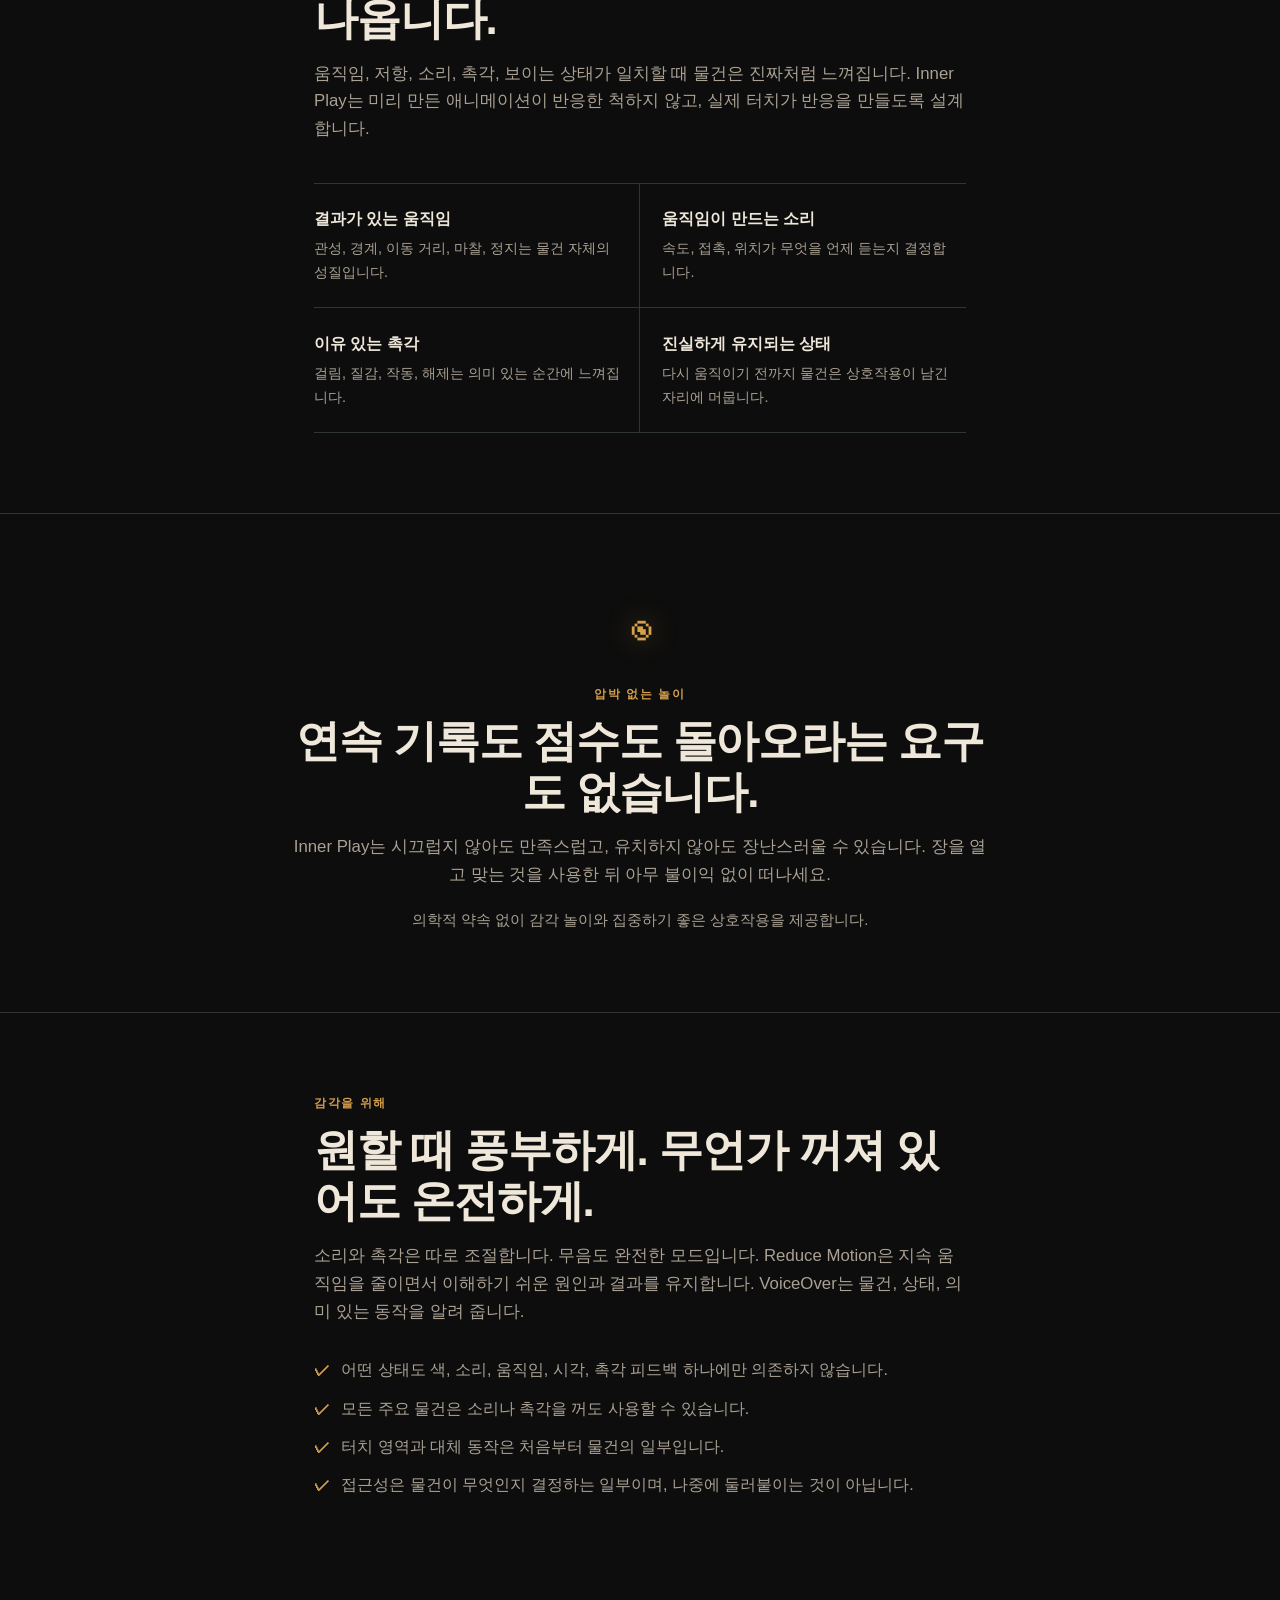
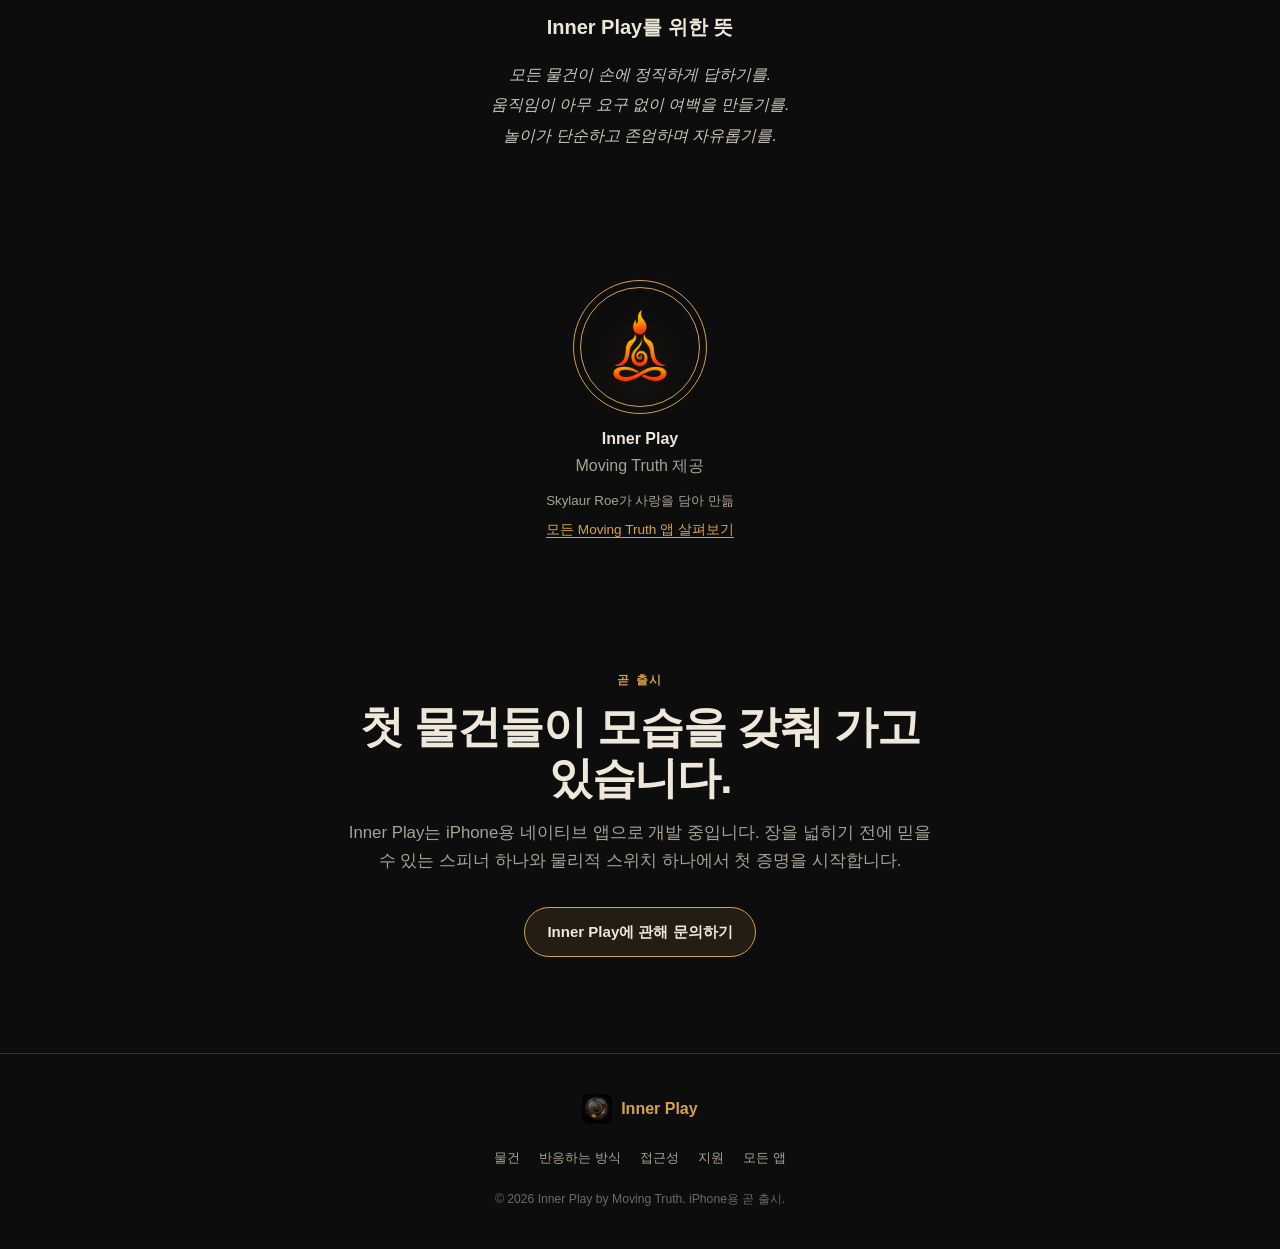
<file: ko/index.html>
<!DOCTYPE html>
<html lang="ko">
<head>
  <meta charset="UTF-8">
  <meta name="viewport" content="width=device-width, initial-scale=1.0">
  <meta name="theme-color" content="#0D0D0D">
  <meta name="description" content="Inner Play는 촉감 있는 디지털 물건을 담은 조용한 장입니다. 바쁜 손에 믿을 수 있는 움직임, 소리, 촉각을 제공합니다. iPhone용 곧 출시.">
  <meta property="og:title" content="Inner Play — Moving Truth 제공">
  <meta property="og:description" content="손을 위한 무언가. 마음을 위한 여백.">
  <meta property="og:type" content="website">
  <meta property="og:url" content="https://inner-play.movingtruth.com/ko/">
  <meta property="og:image" content="https://inner-play.movingtruth.com/assets/icon.png?v=20261030">
  <meta name="twitter:card" content="summary_large_image">
  <title>Inner Play — Moving Truth 제공</title>
  <link rel="icon" type="image/png" href="../assets/icon.png?v=20261030">
  <link rel="apple-touch-icon" href="../assets/icon.png?v=20261030">
  <link rel="stylesheet" href="../styles.css">
  <script src="site.js" defer></script>











































<!-- family-localization-meta:start -->
<link rel="canonical" href="https://inner-play.movingtruth.com/ko/">
<link rel="alternate" hreflang="en" href="https://inner-play.movingtruth.com/">
<link rel="alternate" hreflang="fr" href="https://inner-play.movingtruth.com/fr/">
<link rel="alternate" hreflang="es" href="https://inner-play.movingtruth.com/es/">
<link rel="alternate" hreflang="de" href="https://inner-play.movingtruth.com/de/">
<link rel="alternate" hreflang="pt-BR" href="https://inner-play.movingtruth.com/pt-BR/">
<link rel="alternate" hreflang="it" href="https://inner-play.movingtruth.com/it/">
<link rel="alternate" hreflang="nl" href="https://inner-play.movingtruth.com/nl/">
<link rel="alternate" hreflang="hi" href="https://inner-play.movingtruth.com/hi/">
<link rel="alternate" hreflang="ar" href="https://inner-play.movingtruth.com/ar/">
<link rel="alternate" hreflang="zh-Hans" href="https://inner-play.movingtruth.com/zh-Hans/">
<link rel="alternate" hreflang="ja" href="https://inner-play.movingtruth.com/ja/">
<link rel="alternate" hreflang="ko" href="https://inner-play.movingtruth.com/ko/">
<link rel="alternate" hreflang="ru" href="https://inner-play.movingtruth.com/ru/">
<link rel="alternate" hreflang="th" href="https://inner-play.movingtruth.com/th/">
<link rel="alternate" hreflang="x-default" href="https://inner-play.movingtruth.com/">
<!-- family-localization-meta:end -->

<!-- family-localization-style:start -->
<style>
  .family-language{position:absolute;z-index:900;inset-block-start:4.75rem;inset-inline-end:1rem;color:#e8e0d0;font:600 .75rem/1.2 -apple-system,BlinkMacSystemFont,"Segoe UI",sans-serif}
  .family-language details{position:relative}
  .family-language summary{min-block-size:2.6rem;display:flex;align-items:center;gap:.55rem;padding:.3rem .75rem;list-style:none;border:1px solid rgba(201,168,76,.24);border-radius:999px;background:rgba(13,13,13,.82);cursor:pointer;backdrop-filter:blur(12px)}
  .family-language summary::-webkit-details-marker{display:none}
  .family-language summary::after{content:"⌄";font-size:1rem;color:#c9a84c}
  .family-language details[open] summary::after{transform:rotate(180deg)}
  .family-language__label{position:absolute;inline-size:1px;block-size:1px;padding:0;margin:-1px;overflow:hidden;clip:rect(0,0,0,0);white-space:nowrap;border:0}
  .family-language__menu{position:absolute;inset-block-start:calc(100% + .45rem);inset-inline-end:0;min-inline-size:12rem;max-block-size:min(65vh,28rem);overflow:auto;display:grid;gap:.2rem;padding:.4rem;border:1px solid rgba(201,168,76,.24);border-radius:16px;background:rgba(13,13,13,.97);box-shadow:0 16px 45px rgba(0,0,0,.42);backdrop-filter:blur(16px)}
  .family-language a{min-block-size:2.5rem;display:flex;align-items:center;padding:0 .7rem;border-radius:10px;color:inherit;text-decoration:none;white-space:nowrap}
  .family-language a:hover,.family-language a:focus-visible{background:rgba(201,168,76,.16);outline:2px solid transparent}
  .family-language a[aria-current="page"]{background:#c9a84c;color:#111}
  .language-suggestion{position:fixed;z-index:1100;inset-inline:50%;inset-block-end:1rem;transform:translateX(-50%);inline-size:min(calc(100% - 2rem),42rem);display:flex;align-items:center;justify-content:center;gap:.7rem;flex-wrap:wrap;padding:.8rem 1rem;border:1px solid rgba(201,168,76,.42);border-radius:16px;background:rgba(13,13,13,.96);color:#e8e0d0;font:600 .88rem/1.4 -apple-system,BlinkMacSystemFont,"Segoe UI",sans-serif;box-shadow:0 16px 45px rgba(0,0,0,.42);backdrop-filter:blur(16px)}
  .language-suggestion p{margin:0;color:#e8e0d0}
  .language-suggestion a,.language-suggestion button{min-block-size:2.35rem;display:inline-flex;align-items:center;padding:0 .8rem;border:1px solid rgba(201,168,76,.5);border-radius:999px;background:transparent;color:#e8e0d0;font:inherit;text-decoration:none;cursor:pointer}
  .language-suggestion a{background:#c9a84c;color:#111}
  .language-suggestion a:focus-visible,.language-suggestion button:focus-visible{outline:2px solid #f1d47a;outline-offset:2px}
  @media (max-width:700px){.family-language{inset-block-start:4.8rem;inset-inline-end:.75rem}}
</style>
<!-- family-localization-style:end -->
<!-- family-localization-script:start -->
<script src="../localization/language-preference.js" defer></script>
<!-- family-localization-script:end -->
</head>
<body class="play">
<!-- family-localization:start -->
<div class="family-language">
<details>
<summary><span class="family-language__label">언어</span><span>한국어</span></summary>
<nav class="family-language__menu" aria-label="언어">
  <a href="https://inner-play.movingtruth.com/" lang="en" data-language-choice="en">English</a>
  <a href="https://inner-play.movingtruth.com/fr/" lang="fr" data-language-choice="fr">Français</a>
  <a href="https://inner-play.movingtruth.com/es/" lang="es" data-language-choice="es">Español</a>
  <a href="https://inner-play.movingtruth.com/de/" lang="de" data-language-choice="de">Deutsch</a>
  <a href="https://inner-play.movingtruth.com/pt-BR/" lang="pt-BR" data-language-choice="pt-BR">Português (Brasil)</a>
  <a href="https://inner-play.movingtruth.com/it/" lang="it" data-language-choice="it">Italiano</a>
  <a href="https://inner-play.movingtruth.com/nl/" lang="nl" data-language-choice="nl">Nederlands</a>
  <a href="https://inner-play.movingtruth.com/hi/" lang="hi" data-language-choice="hi">हिन्दी</a>
  <a href="https://inner-play.movingtruth.com/ar/" lang="ar" data-language-choice="ar">العربية</a>
  <a href="https://inner-play.movingtruth.com/zh-Hans/" lang="zh-Hans" data-language-choice="zh-Hans">简体中文</a>
  <a href="https://inner-play.movingtruth.com/ja/" lang="ja" data-language-choice="ja">日本語</a>
  <a href="https://inner-play.movingtruth.com/ko/" lang="ko" data-language-choice="ko" aria-current="page">한국어</a>
  <a href="https://inner-play.movingtruth.com/ru/" lang="ru" data-language-choice="ru">Русский</a>
  <a href="https://inner-play.movingtruth.com/th/" lang="th" data-language-choice="th">ไทย</a>
</nav>
</details>
</div>
<!-- family-localization:end -->
  <a class="skip-link" href="#main-content">주요 콘텐츠로 건너뛰기</a>

  <div class="living-canvas" aria-hidden="true">
    <div class="living-canvas__gradient"></div>
    <div class="living-canvas__glow"></div>
    <div class="living-canvas__motes" id="motes"></div>
    <svg class="living-canvas__corners" id="corner-spirals"></svg>
  </div>

  <header class="site-nav" role="banner">
    <a class="site-nav__brand" href="#top" aria-label="Inner Play 홈">
      <img src="../assets/icon.png?v=20261030" alt="">
      <span>Inner Play</span>
    </a>
    <button class="site-nav__toggle" type="button" aria-expanded="false" aria-controls="site-links">
      <span class="sr-only">탐색 열기</span>
      <span aria-hidden="true"></span><span aria-hidden="true"></span><span aria-hidden="true"></span>
    </button>
    <nav aria-label="주 탐색">
      <ul class="site-nav__links" id="site-links">
        <li><a href="#objects">물건</a></li>
        <li><a href="#response">반응하는 방식</a></li>
        <li><a href="#access">감각을 위해</a></li>
        <li><a href="#availability">출시 정보</a></li>
        <li><a href="https://apps.movingtruth.com/ko/">모든 앱</a></li>
      </ul>
    </nav>
  </header>

  <main id="main-content">
    <section class="hero" id="top" aria-labelledby="hero-title">
      <div class="hero__icon-wrap">
        <div class="hero__icon-glow"></div>
        <img class="hero__icon" src="../assets/icon.png?v=20261030" alt="Inner Play — 앱 아이콘">
      </div>
      <span class="hero__eyebrow">앱 미리보기</span>
      <h1 class="hero__name hero__name--product" id="hero-title">Inner Play</h1>
      <p class="hero__promise">손을 위한 무언가. 마음을 위한 여백.</p>
      <div class="hero__actions">
        <span class="button button--quiet" aria-label="iPhone용 곧 출시">곧 출시</span>
        <a class="button button--outline" href="#objects">장 열기</a>
      </div>
      <p class="hero__scroll" aria-hidden="true">스크롤하여 손 뻗기</p>
    </section>

    <div class="dot-row" aria-hidden="true">
      <span></span><span></span><span></span><span></span><span></span><span></span><span></span><span></span><span></span>
    </div>

    <section class="intro" aria-labelledby="purpose-title">
      <h2 id="purpose-title">조용한 방에서 잘 만든 물건이 든 서랍을 여는 것처럼.</h2>
      <p>Inner Play는 촉감 있는 디지털 물건을 담은 작은 장입니다. 무게감 있는 것을 돌리고, 스위치의 경계를 넘으세요. 돌리고, 밀고, 누르고, 길게 누르고, 놓으며 물건의 정직한 응답을 느껴 보세요.</p>
      <p class="intro__trust">과제도 수업도 높여야 할 점수도 아닙니다. 손이 향할 곳입니다.</p>
    </section>

    <section class="feature-flow" id="objects" aria-label="Inner Play와 상호작용하는 방법">
      <ul class="feature-flow__list feature-flow__list--four">
        <li style="--feature:#D7A14B"><span aria-hidden="true">◎</span><strong>돌리기</strong></li>
        <li style="--feature:#8FAAA3"><span aria-hidden="true">↕</span><strong>전환하기</strong></li>
        <li style="--feature:#C17D46"><span aria-hidden="true">↔</span><strong>밀기</strong></li>
        <li style="--feature:#E0C688"><span aria-hidden="true">●</span><strong>길게 누르기</strong></li>
      </ul>
    </section>

    <section class="statement" id="response" aria-labelledby="response-title">
      <span class="eyebrow">손이 진짜라고 믿는가?</span>
      <h2 id="response-title">모든 반응은 같은 물리 상태에서 나옵니다.</h2>
      <p>움직임, 저항, 소리, 촉각, 보이는 상태가 일치할 때 물건은 진짜처럼 느껴집니다. Inner Play는 미리 만든 애니메이션이 반응한 척하지 않고, 실제 터치가 반응을 만들도록 설계합니다.</p>
      <div class="capability-lines" role="list">
        <div role="listitem"><strong>결과가 있는 움직임</strong><span>관성, 경계, 이동 거리, 마찰, 정지는 물건 자체의 성질입니다.</span></div>
        <div role="listitem"><strong>움직임이 만드는 소리</strong><span>속도, 접촉, 위치가 무엇을 언제 듣는지 결정합니다.</span></div>
        <div role="listitem"><strong>이유 있는 촉각</strong><span>걸림, 질감, 작동, 해제는 의미 있는 순간에 느껴집니다.</span></div>
        <div role="listitem"><strong>진실하게 유지되는 상태</strong><span>다시 움직이기 전까지 물건은 상호작용이 남긴 자리에 머뭅니다.</span></div>
      </div>
    </section>

    <section class="statement statement--bordered" aria-labelledby="quiet-title">
      <span class="statement__symbol" aria-hidden="true">◉</span>
      <span class="eyebrow">압박 없는 놀이</span>
      <h2 id="quiet-title">연속 기록도 점수도 돌아오라는 요구도 없습니다.</h2>
      <p>Inner Play는 시끄럽지 않아도 만족스럽고, 유치하지 않아도 장난스러울 수 있습니다. 장을 열고 맞는 것을 사용한 뒤 아무 불이익 없이 떠나세요.</p>
      <p class="statement__note">의학적 약속 없이 감각 놀이와 집중하기 좋은 상호작용을 제공합니다.</p>
    </section>

    <section class="statement" id="access" aria-labelledby="access-title">
      <span class="eyebrow">감각을 위해</span>
      <h2 id="access-title">원할 때 풍부하게. 무언가 꺼져 있어도 온전하게.</h2>
      <p>소리와 촉각은 따로 조절합니다. 무음도 완전한 모드입니다. Reduce Motion은 지속 움직임을 줄이면서 이해하기 쉬운 원인과 결과를 유지합니다. VoiceOver는 물건, 상태, 의미 있는 동작을 알려 줍니다.</p>
      <ul class="truth-list">
        <li>어떤 상태도 색, 소리, 움직임, 시각, 촉각 피드백 하나에만 의존하지 않습니다.</li>
        <li>모든 주요 물건은 소리나 촉각을 꺼도 사용할 수 있습니다.</li>
        <li>터치 영역과 대체 동작은 처음부터 물건의 일부입니다.</li>
        <li>접근성은 물건이 무엇인지 결정하는 일부이며, 나중에 둘러붙이는 것이 아닙니다.</li>
      </ul>
    </section>

    <section class="blessing" aria-labelledby="blessing-title">
      <h2 id="blessing-title">Inner Play를 위한 뜻</h2>
      <p>모든 물건이 손에 정직하게 답하기를.<br>움직임이 아무 요구 없이 여백을 만들기를.<br>놀이가 단순하고 존엄하며 자유롭기를.</p>
    </section>

    <section class="moving-truth" aria-label="Moving Truth 소개">
      <a class="moving-truth__ring" href="https://movingtruth.com" aria-label="Moving Truth. movingtruth.com 열기">
        <img src="../assets/moving-truth-logo.png" alt="Moving Truth 로고">
      </a>
      <strong>Inner Play</strong>
      <span>Moving Truth 제공</span>
      <small>Skylaur Roe가 사랑을 담아 만듦</small>
      <a href="https://apps.movingtruth.com/ko/">모든 Moving Truth 앱 살펴보기</a>
    </section>

    <section class="closing" id="availability" aria-labelledby="availability-title">
      <span class="eyebrow">곧 출시</span>
      <h2 id="availability-title">첫 물건들이 모습을 갖춰 가고 있습니다.</h2>
      <p>Inner Play는 iPhone용 네이티브 앱으로 개발 중입니다. 장을 넓히기 전에 믿을 수 있는 스피너 하나와 물리적 스위치 하나에서 첫 증명을 시작합니다.</p>
      <a class="button button--outline" href="mailto:support@movingtruth.com?subject=Inner%20Play">Inner Play에 관해 문의하기</a>
    </section>
  </main>

  <footer>
    <div class="footer__brand"><img src="../assets/icon.png?v=20261030" alt=""><strong>Inner Play</strong></div>
    <nav aria-label="바닥글 탐색">
      <ul>
        <li><a href="#objects">물건</a></li>
        <li><a href="#response">반응하는 방식</a></li>
        <li><a href="#access">접근성</a></li>
        <li><a href="mailto:support@movingtruth.com">지원</a></li>
        <li><a href="https://apps.movingtruth.com/ko/">모든 앱</a></li>
      </ul>
    </nav>
    <p>© 2026 Inner Play by Moving Truth. iPhone용 곧 출시.</p>
  </footer>
</body>
</html>
</file>
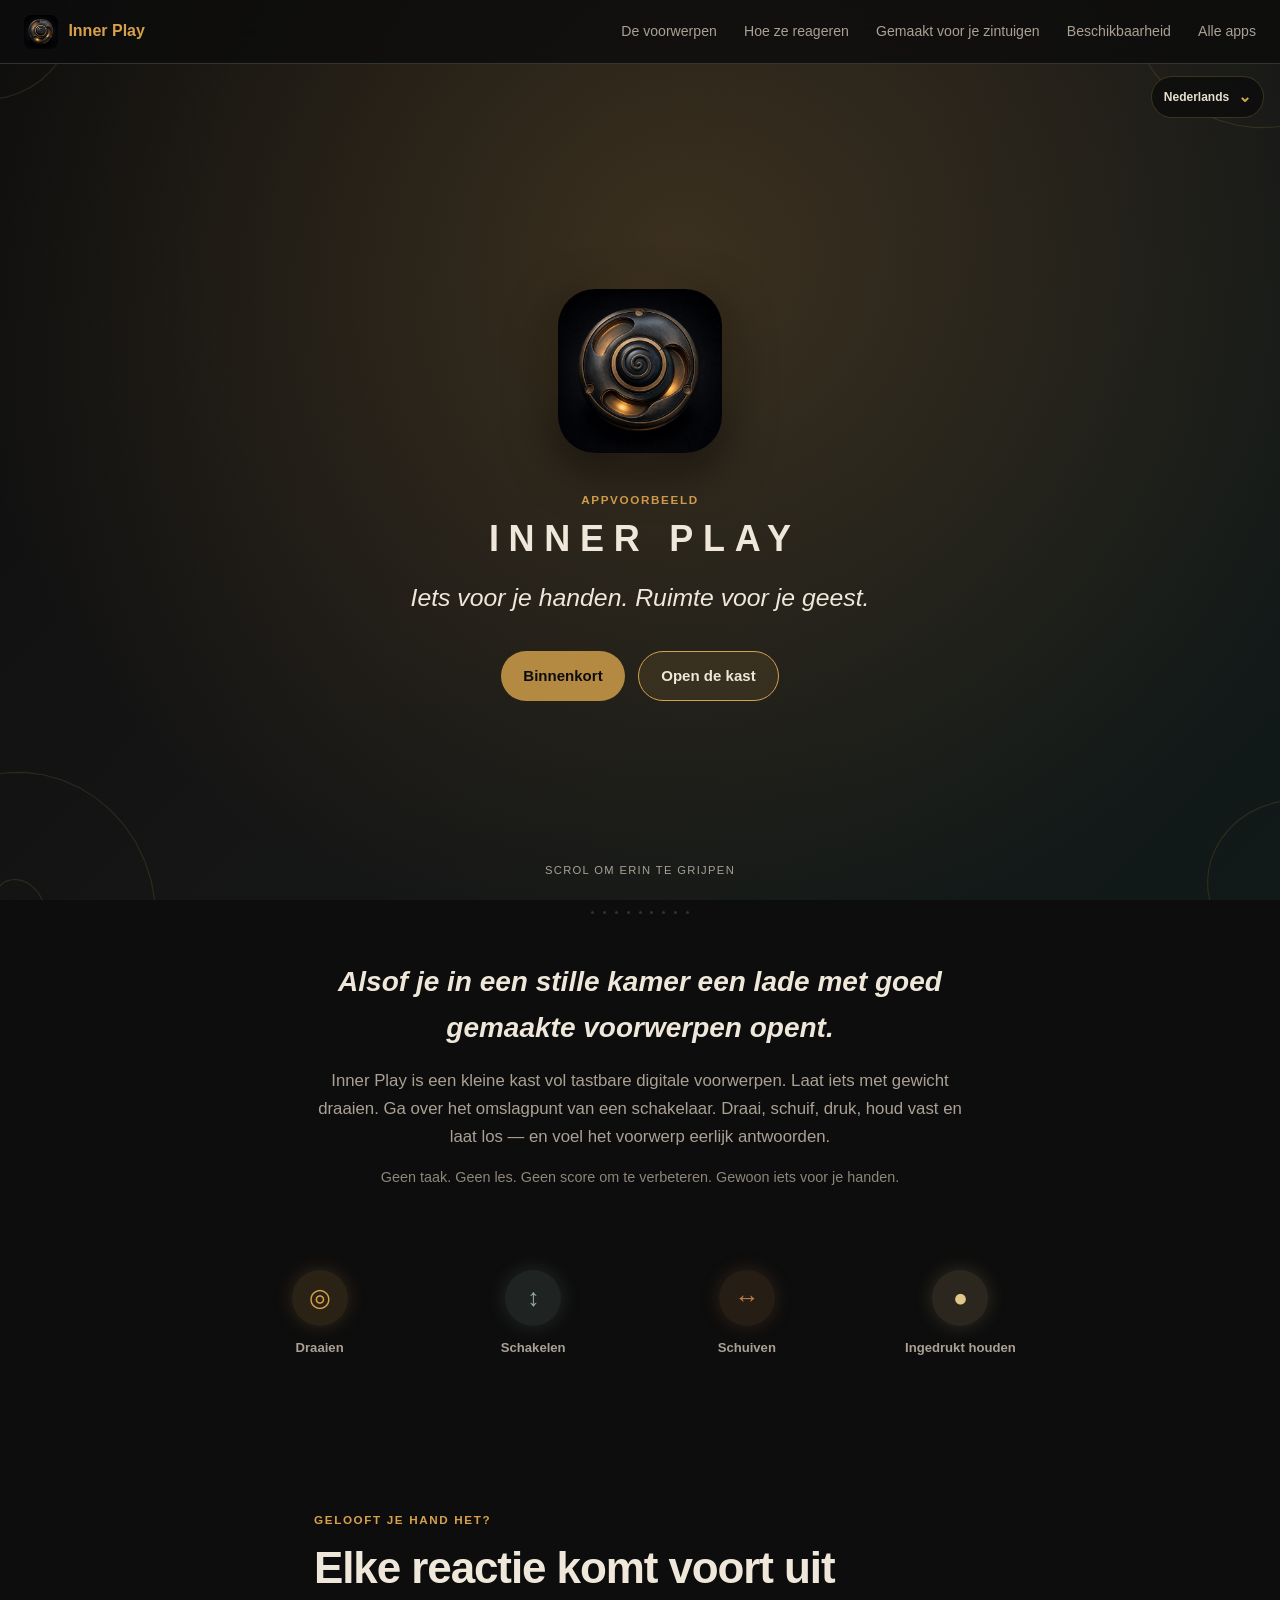
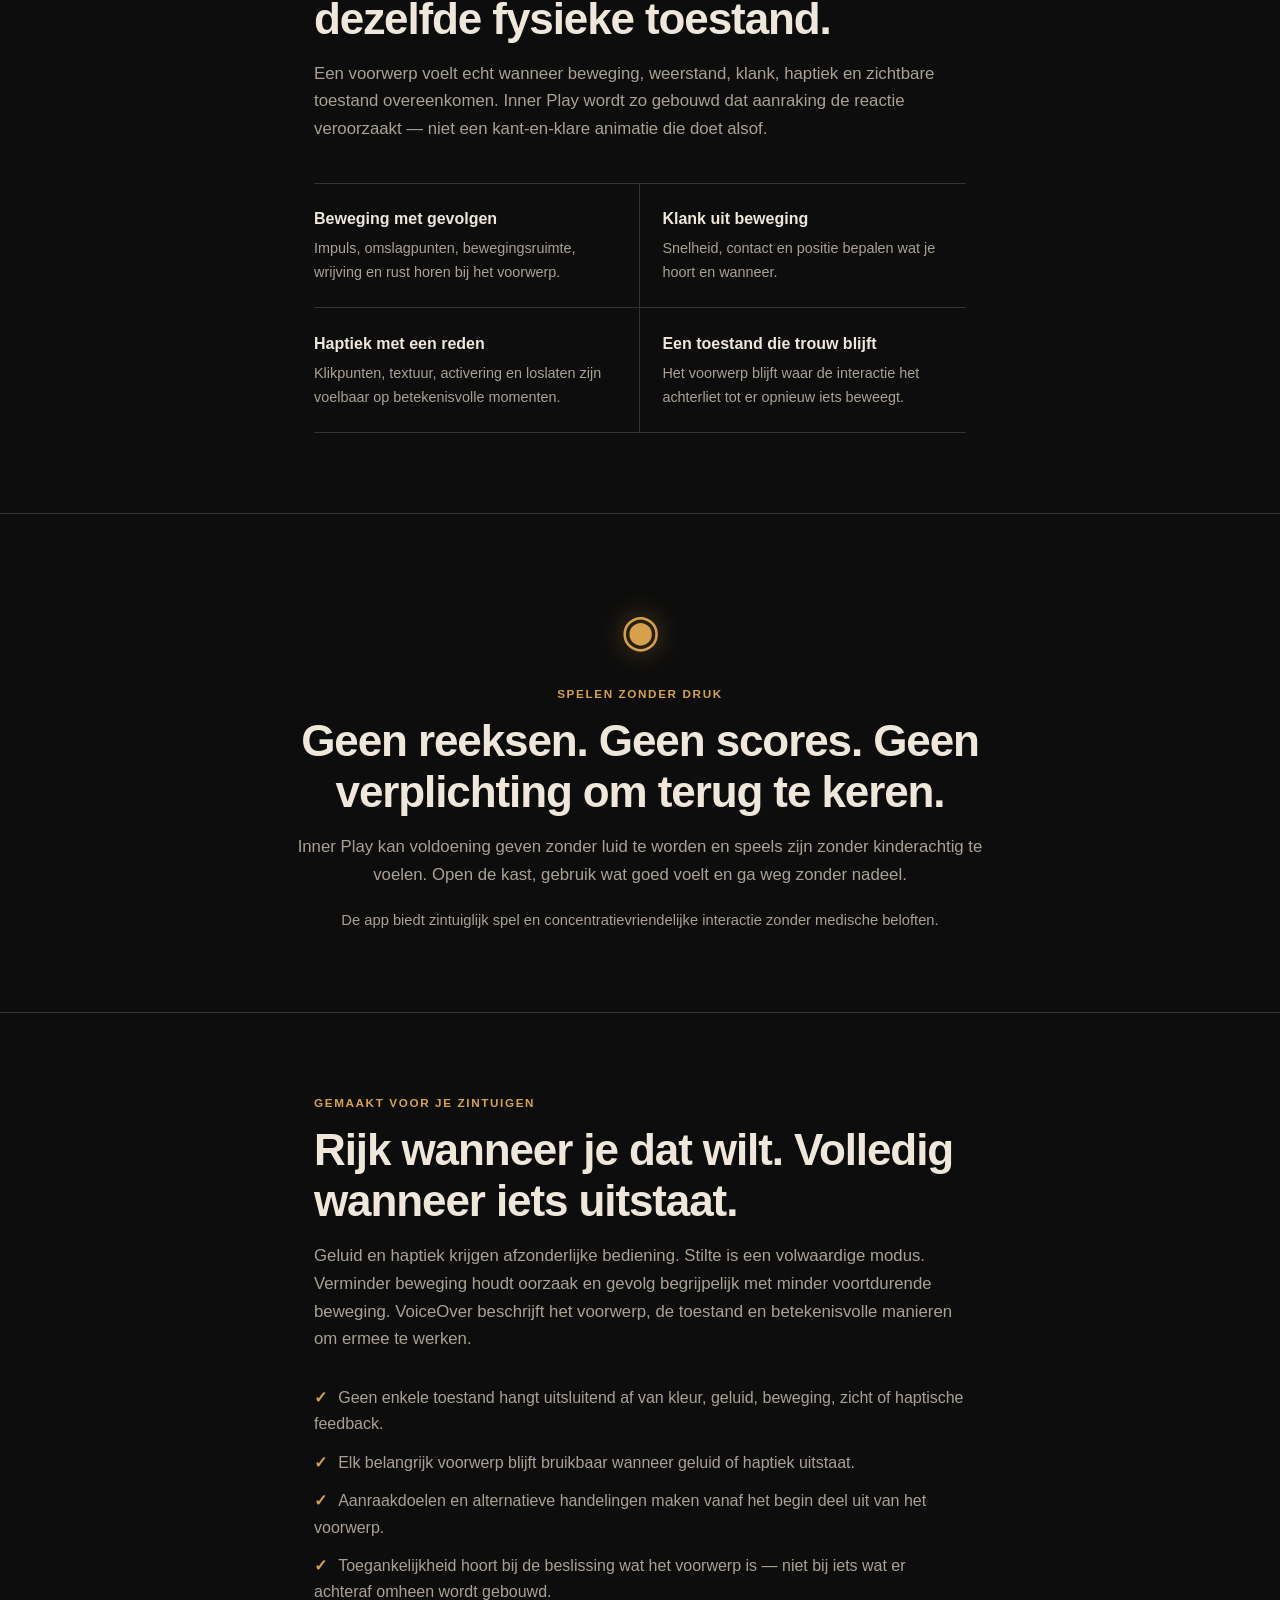
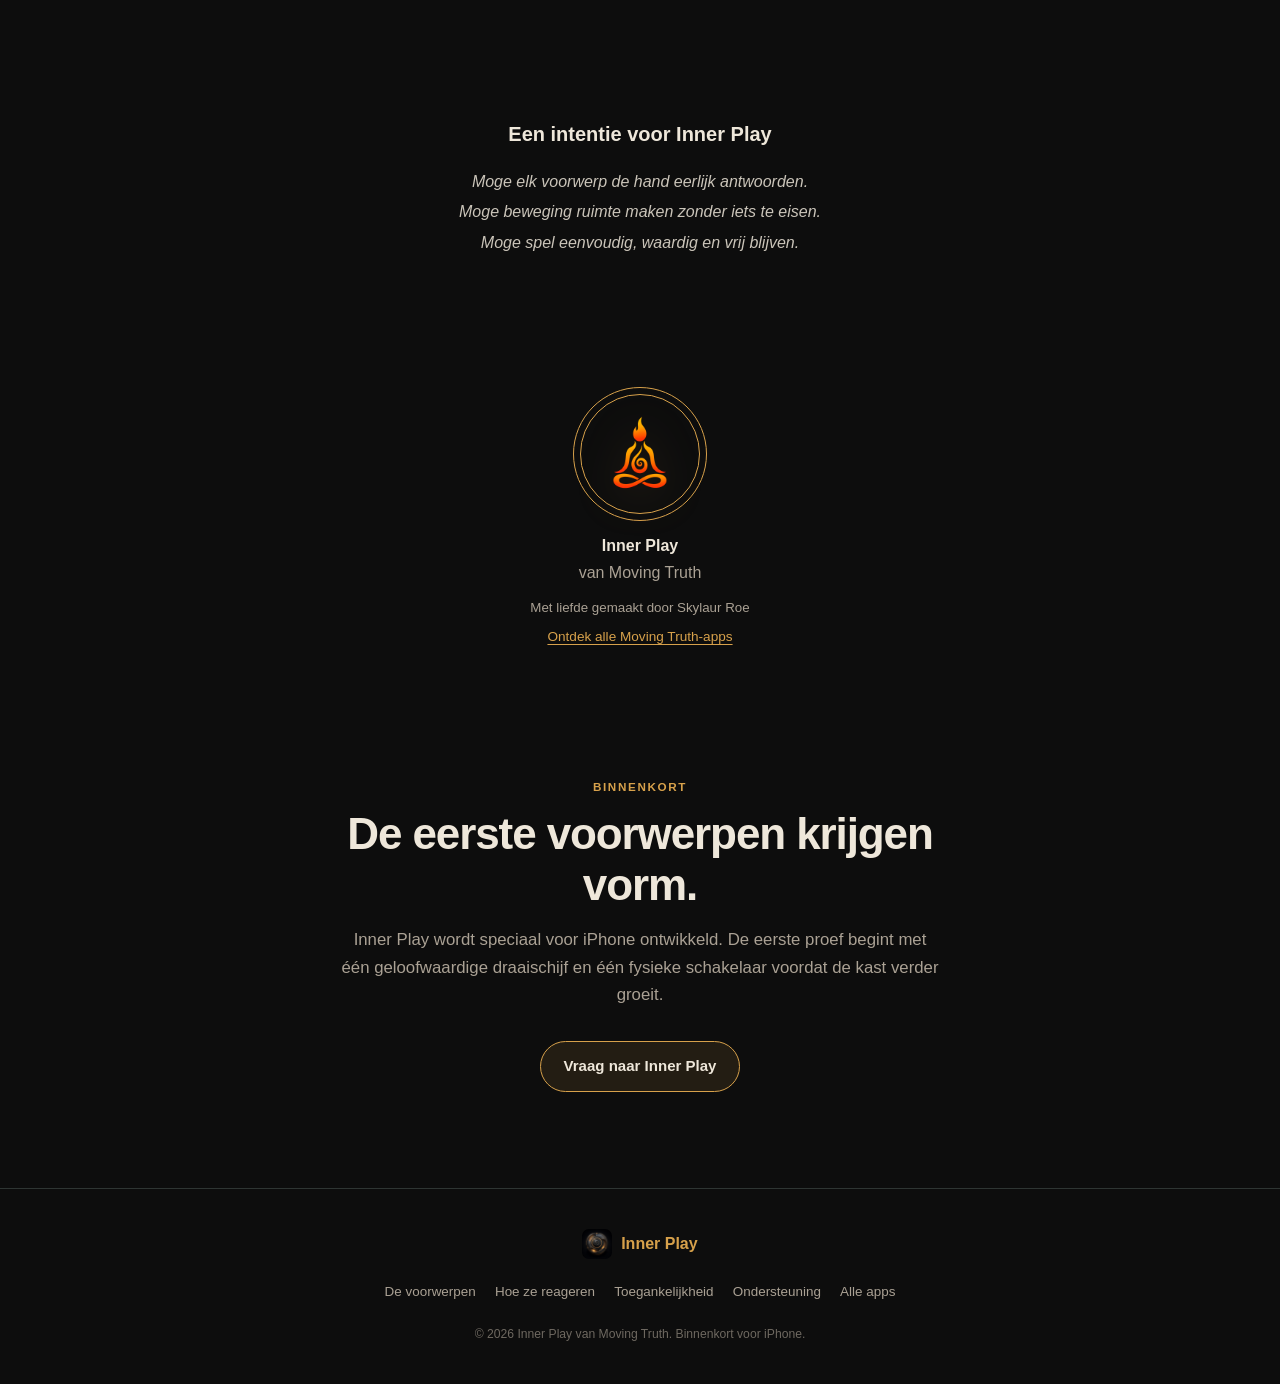
<file: nl/index.html>
<!DOCTYPE html>
<html lang="nl">
<head>
  <meta charset="UTF-8">
  <meta name="viewport" content="width=device-width, initial-scale=1.0">
  <meta name="theme-color" content="#0D0D0D">
  <meta name="description" content="Inner Play is een rustige kast vol tastbare digitale voorwerpen: geloofwaardige beweging, klank en haptiek voor onrustige handen. Binnenkort voor iPhone.">
  <meta property="og:title" content="Inner Play — van Moving Truth">
  <meta property="og:description" content="Iets voor je handen. Ruimte voor je geest.">
  <meta property="og:type" content="website">
  <meta property="og:url" content="https://inner-play.movingtruth.com/nl/">
  <meta property="og:image" content="https://inner-play.movingtruth.com/assets/icon.png?v=20261030">
  <meta name="twitter:card" content="summary_large_image">
  <title>Inner Play — van Moving Truth</title>
  <link rel="icon" type="image/png" href="../assets/icon.png?v=20261030">
  <link rel="apple-touch-icon" href="../assets/icon.png?v=20261030">
  <link rel="stylesheet" href="../styles.css">
  <script src="site.js" defer></script>











































<!-- family-localization-meta:start -->
<link rel="canonical" href="https://inner-play.movingtruth.com/nl/">
<link rel="alternate" hreflang="en" href="https://inner-play.movingtruth.com/">
<link rel="alternate" hreflang="fr" href="https://inner-play.movingtruth.com/fr/">
<link rel="alternate" hreflang="es" href="https://inner-play.movingtruth.com/es/">
<link rel="alternate" hreflang="de" href="https://inner-play.movingtruth.com/de/">
<link rel="alternate" hreflang="pt-BR" href="https://inner-play.movingtruth.com/pt-BR/">
<link rel="alternate" hreflang="it" href="https://inner-play.movingtruth.com/it/">
<link rel="alternate" hreflang="nl" href="https://inner-play.movingtruth.com/nl/">
<link rel="alternate" hreflang="hi" href="https://inner-play.movingtruth.com/hi/">
<link rel="alternate" hreflang="ar" href="https://inner-play.movingtruth.com/ar/">
<link rel="alternate" hreflang="zh-Hans" href="https://inner-play.movingtruth.com/zh-Hans/">
<link rel="alternate" hreflang="ja" href="https://inner-play.movingtruth.com/ja/">
<link rel="alternate" hreflang="ko" href="https://inner-play.movingtruth.com/ko/">
<link rel="alternate" hreflang="ru" href="https://inner-play.movingtruth.com/ru/">
<link rel="alternate" hreflang="th" href="https://inner-play.movingtruth.com/th/">
<link rel="alternate" hreflang="x-default" href="https://inner-play.movingtruth.com/">
<!-- family-localization-meta:end -->

<!-- family-localization-style:start -->
<style>
  .family-language{position:absolute;z-index:900;inset-block-start:4.75rem;inset-inline-end:1rem;color:#e8e0d0;font:600 .75rem/1.2 -apple-system,BlinkMacSystemFont,"Segoe UI",sans-serif}
  .family-language details{position:relative}
  .family-language summary{min-block-size:2.6rem;display:flex;align-items:center;gap:.55rem;padding:.3rem .75rem;list-style:none;border:1px solid rgba(201,168,76,.24);border-radius:999px;background:rgba(13,13,13,.82);cursor:pointer;backdrop-filter:blur(12px)}
  .family-language summary::-webkit-details-marker{display:none}
  .family-language summary::after{content:"⌄";font-size:1rem;color:#c9a84c}
  .family-language details[open] summary::after{transform:rotate(180deg)}
  .family-language__label{position:absolute;inline-size:1px;block-size:1px;padding:0;margin:-1px;overflow:hidden;clip:rect(0,0,0,0);white-space:nowrap;border:0}
  .family-language__menu{position:absolute;inset-block-start:calc(100% + .45rem);inset-inline-end:0;min-inline-size:12rem;max-block-size:min(65vh,28rem);overflow:auto;display:grid;gap:.2rem;padding:.4rem;border:1px solid rgba(201,168,76,.24);border-radius:16px;background:rgba(13,13,13,.97);box-shadow:0 16px 45px rgba(0,0,0,.42);backdrop-filter:blur(16px)}
  .family-language a{min-block-size:2.5rem;display:flex;align-items:center;padding:0 .7rem;border-radius:10px;color:inherit;text-decoration:none;white-space:nowrap}
  .family-language a:hover,.family-language a:focus-visible{background:rgba(201,168,76,.16);outline:2px solid transparent}
  .family-language a[aria-current="page"]{background:#c9a84c;color:#111}
  .language-suggestion{position:fixed;z-index:1100;inset-inline:50%;inset-block-end:1rem;transform:translateX(-50%);inline-size:min(calc(100% - 2rem),42rem);display:flex;align-items:center;justify-content:center;gap:.7rem;flex-wrap:wrap;padding:.8rem 1rem;border:1px solid rgba(201,168,76,.42);border-radius:16px;background:rgba(13,13,13,.96);color:#e8e0d0;font:600 .88rem/1.4 -apple-system,BlinkMacSystemFont,"Segoe UI",sans-serif;box-shadow:0 16px 45px rgba(0,0,0,.42);backdrop-filter:blur(16px)}
  .language-suggestion p{margin:0;color:#e8e0d0}
  .language-suggestion a,.language-suggestion button{min-block-size:2.35rem;display:inline-flex;align-items:center;padding:0 .8rem;border:1px solid rgba(201,168,76,.5);border-radius:999px;background:transparent;color:#e8e0d0;font:inherit;text-decoration:none;cursor:pointer}
  .language-suggestion a{background:#c9a84c;color:#111}
  .language-suggestion a:focus-visible,.language-suggestion button:focus-visible{outline:2px solid #f1d47a;outline-offset:2px}
  @media (max-width:700px){.family-language{inset-block-start:4.8rem;inset-inline-end:.75rem}}
</style>
<!-- family-localization-style:end -->
<!-- family-localization-script:start -->
<script src="../localization/language-preference.js" defer></script>
<!-- family-localization-script:end -->
</head>
<body class="play">
<!-- family-localization:start -->
<div class="family-language">
<details>
<summary><span class="family-language__label">Taal</span><span>Nederlands</span></summary>
<nav class="family-language__menu" aria-label="Taal">
  <a href="https://inner-play.movingtruth.com/" lang="en" data-language-choice="en">English</a>
  <a href="https://inner-play.movingtruth.com/fr/" lang="fr" data-language-choice="fr">Français</a>
  <a href="https://inner-play.movingtruth.com/es/" lang="es" data-language-choice="es">Español</a>
  <a href="https://inner-play.movingtruth.com/de/" lang="de" data-language-choice="de">Deutsch</a>
  <a href="https://inner-play.movingtruth.com/pt-BR/" lang="pt-BR" data-language-choice="pt-BR">Português (Brasil)</a>
  <a href="https://inner-play.movingtruth.com/it/" lang="it" data-language-choice="it">Italiano</a>
  <a href="https://inner-play.movingtruth.com/nl/" lang="nl" data-language-choice="nl" aria-current="page">Nederlands</a>
  <a href="https://inner-play.movingtruth.com/hi/" lang="hi" data-language-choice="hi">हिन्दी</a>
  <a href="https://inner-play.movingtruth.com/ar/" lang="ar" data-language-choice="ar">العربية</a>
  <a href="https://inner-play.movingtruth.com/zh-Hans/" lang="zh-Hans" data-language-choice="zh-Hans">简体中文</a>
  <a href="https://inner-play.movingtruth.com/ja/" lang="ja" data-language-choice="ja">日本語</a>
  <a href="https://inner-play.movingtruth.com/ko/" lang="ko" data-language-choice="ko">한국어</a>
  <a href="https://inner-play.movingtruth.com/ru/" lang="ru" data-language-choice="ru">Русский</a>
  <a href="https://inner-play.movingtruth.com/th/" lang="th" data-language-choice="th">ไทย</a>
</nav>
</details>
</div>
<!-- family-localization:end -->
  <a class="skip-link" href="#main-content">Ga naar de hoofdinhoud</a>

  <div class="living-canvas" aria-hidden="true">
    <div class="living-canvas__gradient"></div>
    <div class="living-canvas__glow"></div>
    <div class="living-canvas__motes" id="motes"></div>
    <svg class="living-canvas__corners" id="corner-spirals"></svg>
  </div>

  <header class="site-nav" role="banner">
    <a class="site-nav__brand" href="#top" aria-label="Startpagina van Inner Play">
      <img src="../assets/icon.png?v=20261030" alt="">
      <span>Inner Play</span>
    </a>
    <button class="site-nav__toggle" type="button" aria-expanded="false" aria-controls="site-links">
      <span class="sr-only">Navigatie openen</span>
      <span aria-hidden="true"></span><span aria-hidden="true"></span><span aria-hidden="true"></span>
    </button>
    <nav aria-label="Hoofdnavigatie">
      <ul class="site-nav__links" id="site-links">
        <li><a href="#objects">De voorwerpen</a></li>
        <li><a href="#response">Hoe ze reageren</a></li>
        <li><a href="#access">Gemaakt voor je zintuigen</a></li>
        <li><a href="#availability">Beschikbaarheid</a></li>
        <li><a href="https://apps.movingtruth.com/nl/">Alle apps</a></li>
      </ul>
    </nav>
  </header>

  <main id="main-content">
    <section class="hero" id="top" aria-labelledby="hero-title">
      <div class="hero__icon-wrap">
        <div class="hero__icon-glow"></div>
        <img class="hero__icon" src="../assets/icon.png?v=20261030" alt="Inner Play — app-pictogram">
      </div>
      <span class="hero__eyebrow">Appvoorbeeld</span>
      <h1 class="hero__name hero__name--product" id="hero-title">Inner Play</h1>
      <p class="hero__promise">Iets voor je handen. Ruimte voor je geest.</p>
      <div class="hero__actions">
        <span class="button button--quiet" aria-label="Binnenkort voor iPhone">Binnenkort</span>
        <a class="button button--outline" href="#objects">Open de kast</a>
      </div>
      <p class="hero__scroll" aria-hidden="true">scrol om erin te grijpen</p>
    </section>

    <div class="dot-row" aria-hidden="true">
      <span></span><span></span><span></span><span></span><span></span><span></span><span></span><span></span><span></span>
    </div>

    <section class="intro" aria-labelledby="purpose-title">
      <h2 id="purpose-title">Alsof je in een stille kamer een lade met goed gemaakte voorwerpen opent.</h2>
      <p>Inner Play is een kleine kast vol tastbare digitale voorwerpen. Laat iets met gewicht draaien. Ga over het omslagpunt van een schakelaar. Draai, schuif, druk, houd vast en laat los — en voel het voorwerp eerlijk antwoorden.</p>
      <p class="intro__trust">Geen taak. Geen les. Geen score om te verbeteren. Gewoon iets voor je handen.</p>
    </section>

    <section class="feature-flow" id="objects" aria-label="Manieren om met Inner Play te werken">
      <ul class="feature-flow__list feature-flow__list--four">
        <li style="--feature:#D7A14B"><span aria-hidden="true">◎</span><strong>Draaien</strong></li>
        <li style="--feature:#8FAAA3"><span aria-hidden="true">↕</span><strong>Schakelen</strong></li>
        <li style="--feature:#C17D46"><span aria-hidden="true">↔</span><strong>Schuiven</strong></li>
        <li style="--feature:#E0C688"><span aria-hidden="true">●</span><strong>Ingedrukt houden</strong></li>
      </ul>
    </section>

    <section class="statement" id="response" aria-labelledby="response-title">
      <span class="eyebrow">Gelooft je hand het?</span>
      <h2 id="response-title">Elke reactie komt voort uit dezelfde fysieke toestand.</h2>
      <p>Een voorwerp voelt echt wanneer beweging, weerstand, klank, haptiek en zichtbare toestand overeenkomen. Inner Play wordt zo gebouwd dat aanraking de reactie veroorzaakt — niet een kant-en-klare animatie die doet alsof.</p>
      <div class="capability-lines" role="list">
        <div role="listitem"><strong>Beweging met gevolgen</strong><span>Impuls, omslagpunten, bewegingsruimte, wrijving en rust horen bij het voorwerp.</span></div>
        <div role="listitem"><strong>Klank uit beweging</strong><span>Snelheid, contact en positie bepalen wat je hoort en wanneer.</span></div>
        <div role="listitem"><strong>Haptiek met een reden</strong><span>Klikpunten, textuur, activering en loslaten zijn voelbaar op betekenisvolle momenten.</span></div>
        <div role="listitem"><strong>Een toestand die trouw blijft</strong><span>Het voorwerp blijft waar de interactie het achterliet tot er opnieuw iets beweegt.</span></div>
      </div>
    </section>

    <section class="statement statement--bordered" aria-labelledby="quiet-title">
      <span class="statement__symbol" aria-hidden="true">◉</span>
      <span class="eyebrow">Spelen zonder druk</span>
      <h2 id="quiet-title">Geen reeksen. Geen scores. Geen verplichting om terug te keren.</h2>
      <p>Inner Play kan voldoening geven zonder luid te worden en speels zijn zonder kinderachtig te voelen. Open de kast, gebruik wat goed voelt en ga weg zonder nadeel.</p>
      <p class="statement__note">De app biedt zintuiglijk spel en concentratievriendelijke interactie zonder medische beloften.</p>
    </section>

    <section class="statement" id="access" aria-labelledby="access-title">
      <span class="eyebrow">Gemaakt voor je zintuigen</span>
      <h2 id="access-title">Rijk wanneer je dat wilt. Volledig wanneer iets uitstaat.</h2>
      <p>Geluid en haptiek krijgen afzonderlijke bediening. Stilte is een volwaardige modus. Verminder beweging houdt oorzaak en gevolg begrijpelijk met minder voortdurende beweging. VoiceOver beschrijft het voorwerp, de toestand en betekenisvolle manieren om ermee te werken.</p>
      <ul class="truth-list">
        <li>Geen enkele toestand hangt uitsluitend af van kleur, geluid, beweging, zicht of haptische feedback.</li>
        <li>Elk belangrijk voorwerp blijft bruikbaar wanneer geluid of haptiek uitstaat.</li>
        <li>Aanraakdoelen en alternatieve handelingen maken vanaf het begin deel uit van het voorwerp.</li>
        <li>Toegankelijkheid hoort bij de beslissing wat het voorwerp is — niet bij iets wat er achteraf omheen wordt gebouwd.</li>
      </ul>
    </section>

    <section class="blessing" aria-labelledby="blessing-title">
      <h2 id="blessing-title">Een intentie voor Inner Play</h2>
      <p>Moge elk voorwerp de hand eerlijk antwoorden.<br>Moge beweging ruimte maken zonder iets te eisen.<br>Moge spel eenvoudig, waardig en vrij blijven.</p>
    </section>

    <section class="moving-truth" aria-label="Over Moving Truth">
      <a class="moving-truth__ring" href="https://movingtruth.com" aria-label="Moving Truth. Opent movingtruth.com">
        <img src="../assets/moving-truth-logo.png" alt="Logo van Moving Truth">
      </a>
      <strong>Inner Play</strong>
      <span>van Moving Truth</span>
      <small>Met liefde gemaakt door Skylaur Roe</small>
      <a href="https://apps.movingtruth.com/nl/">Ontdek alle Moving Truth-apps</a>
    </section>

    <section class="closing" id="availability" aria-labelledby="availability-title">
      <span class="eyebrow">Binnenkort</span>
      <h2 id="availability-title">De eerste voorwerpen krijgen vorm.</h2>
      <p>Inner Play wordt speciaal voor iPhone ontwikkeld. De eerste proef begint met één geloofwaardige draaischijf en één fysieke schakelaar voordat de kast verder groeit.</p>
      <a class="button button--outline" href="mailto:support@movingtruth.com?subject=Inner%20Play">Vraag naar Inner Play</a>
    </section>
  </main>

  <footer>
    <div class="footer__brand"><img src="../assets/icon.png?v=20261030" alt=""><strong>Inner Play</strong></div>
    <nav aria-label="Voettekstnavigatie">
      <ul>
        <li><a href="#objects">De voorwerpen</a></li>
        <li><a href="#response">Hoe ze reageren</a></li>
        <li><a href="#access">Toegankelijkheid</a></li>
        <li><a href="mailto:support@movingtruth.com">Ondersteuning</a></li>
        <li><a href="https://apps.movingtruth.com/nl/">Alle apps</a></li>
      </ul>
    </nav>
    <p>© 2026 Inner Play van Moving Truth. Binnenkort voor iPhone.</p>
  </footer>
</body>
</html>
</file>
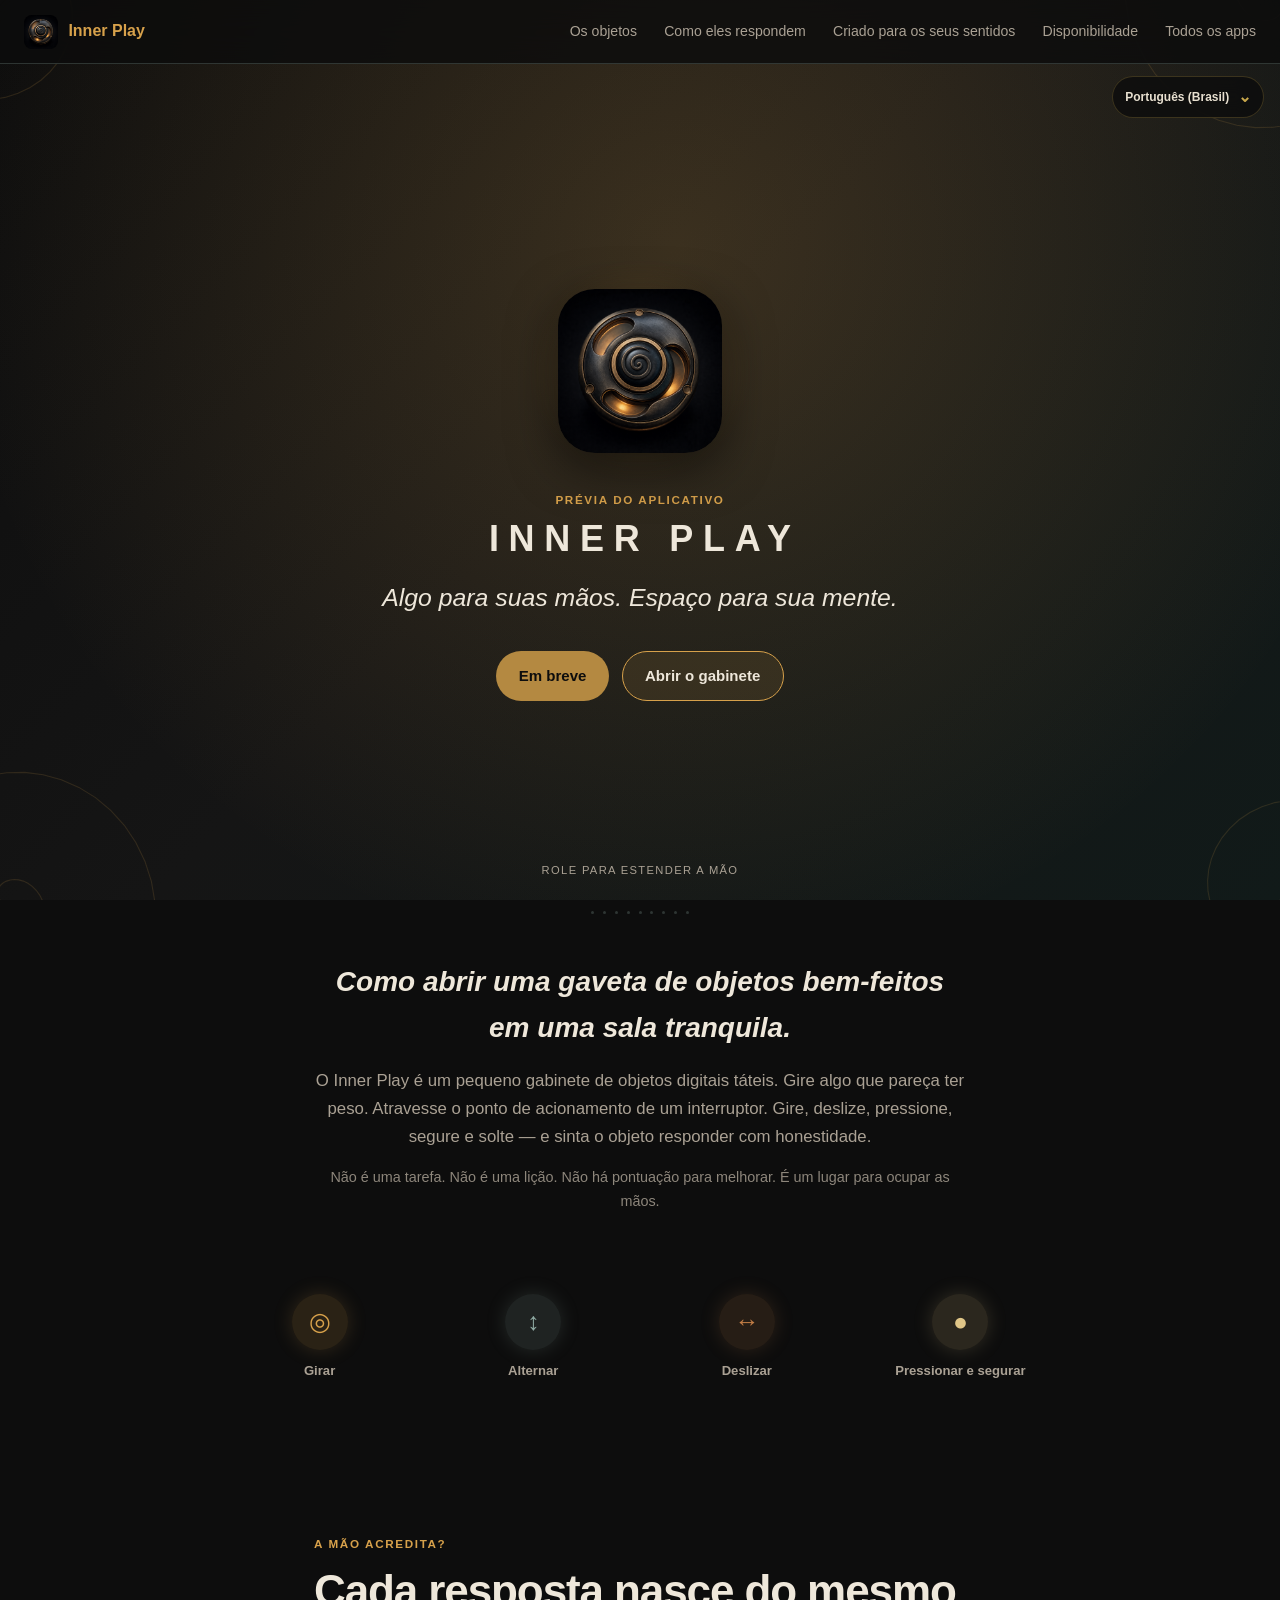
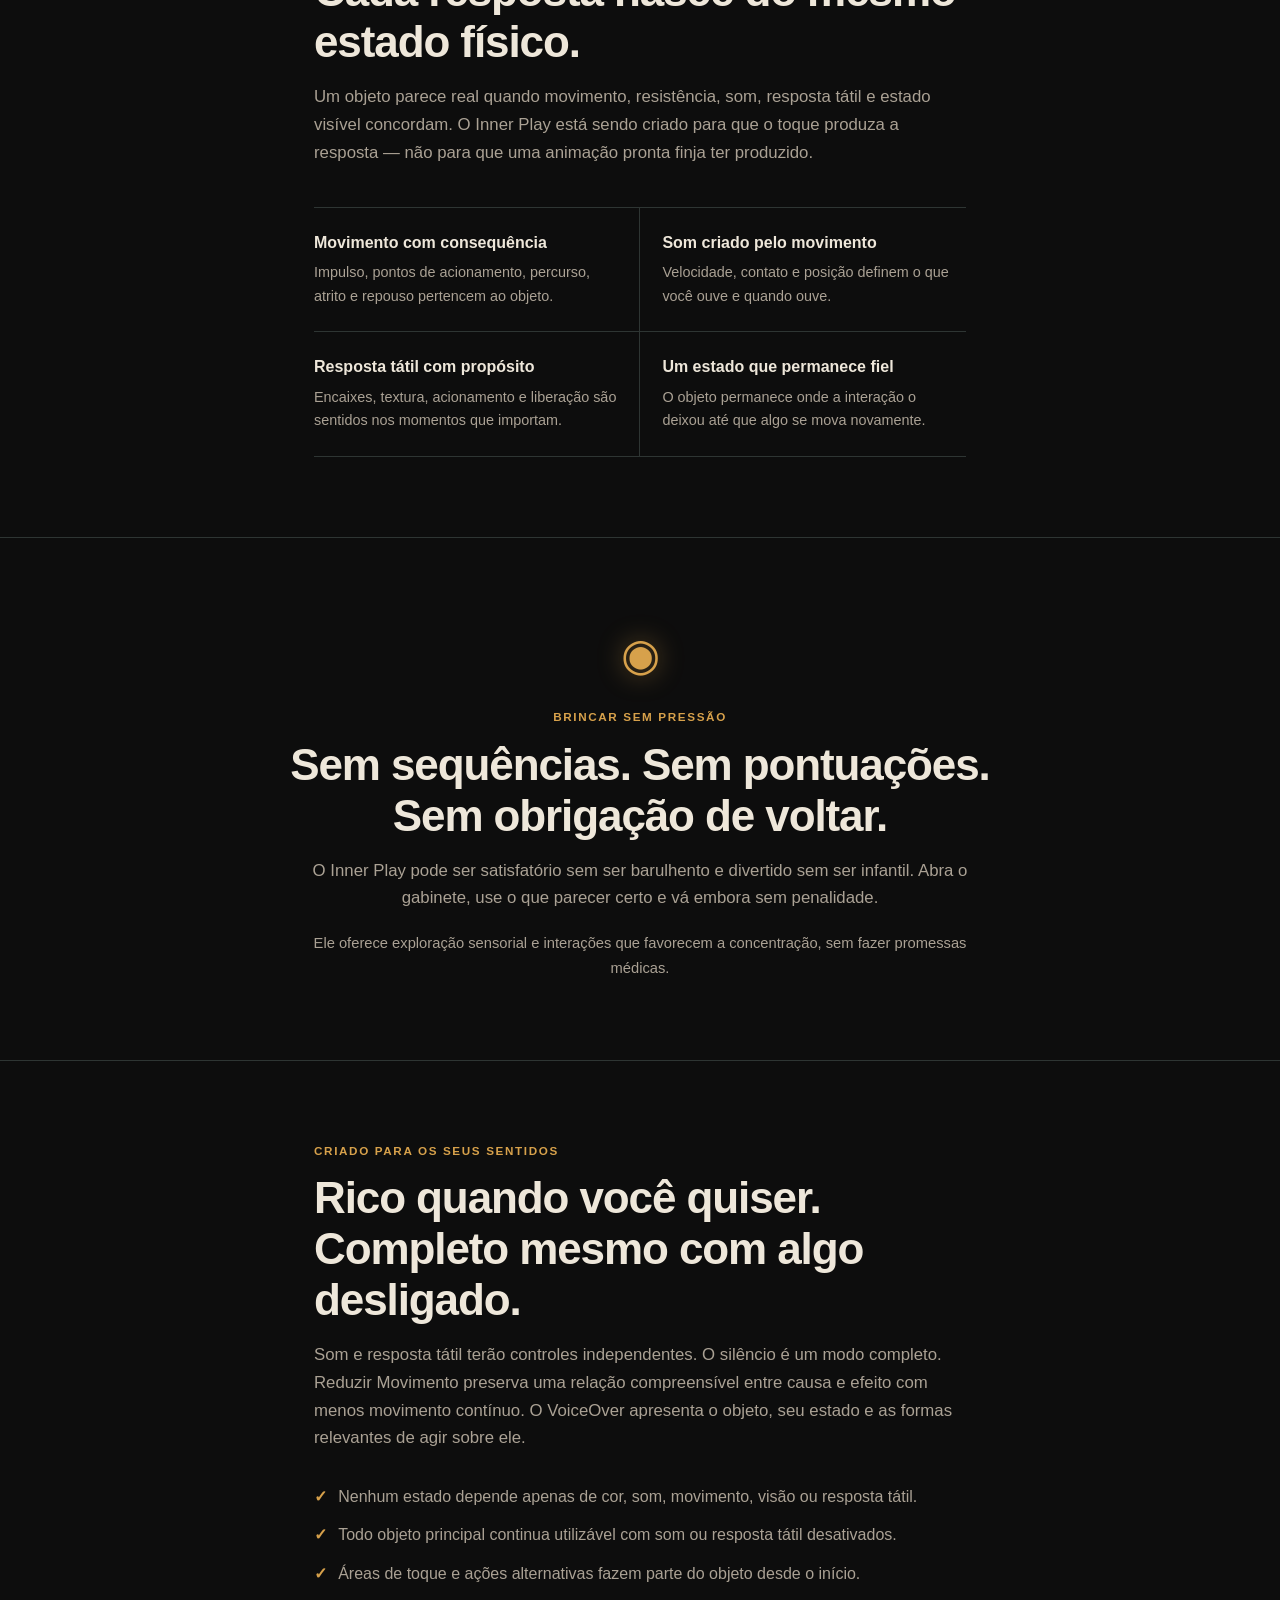
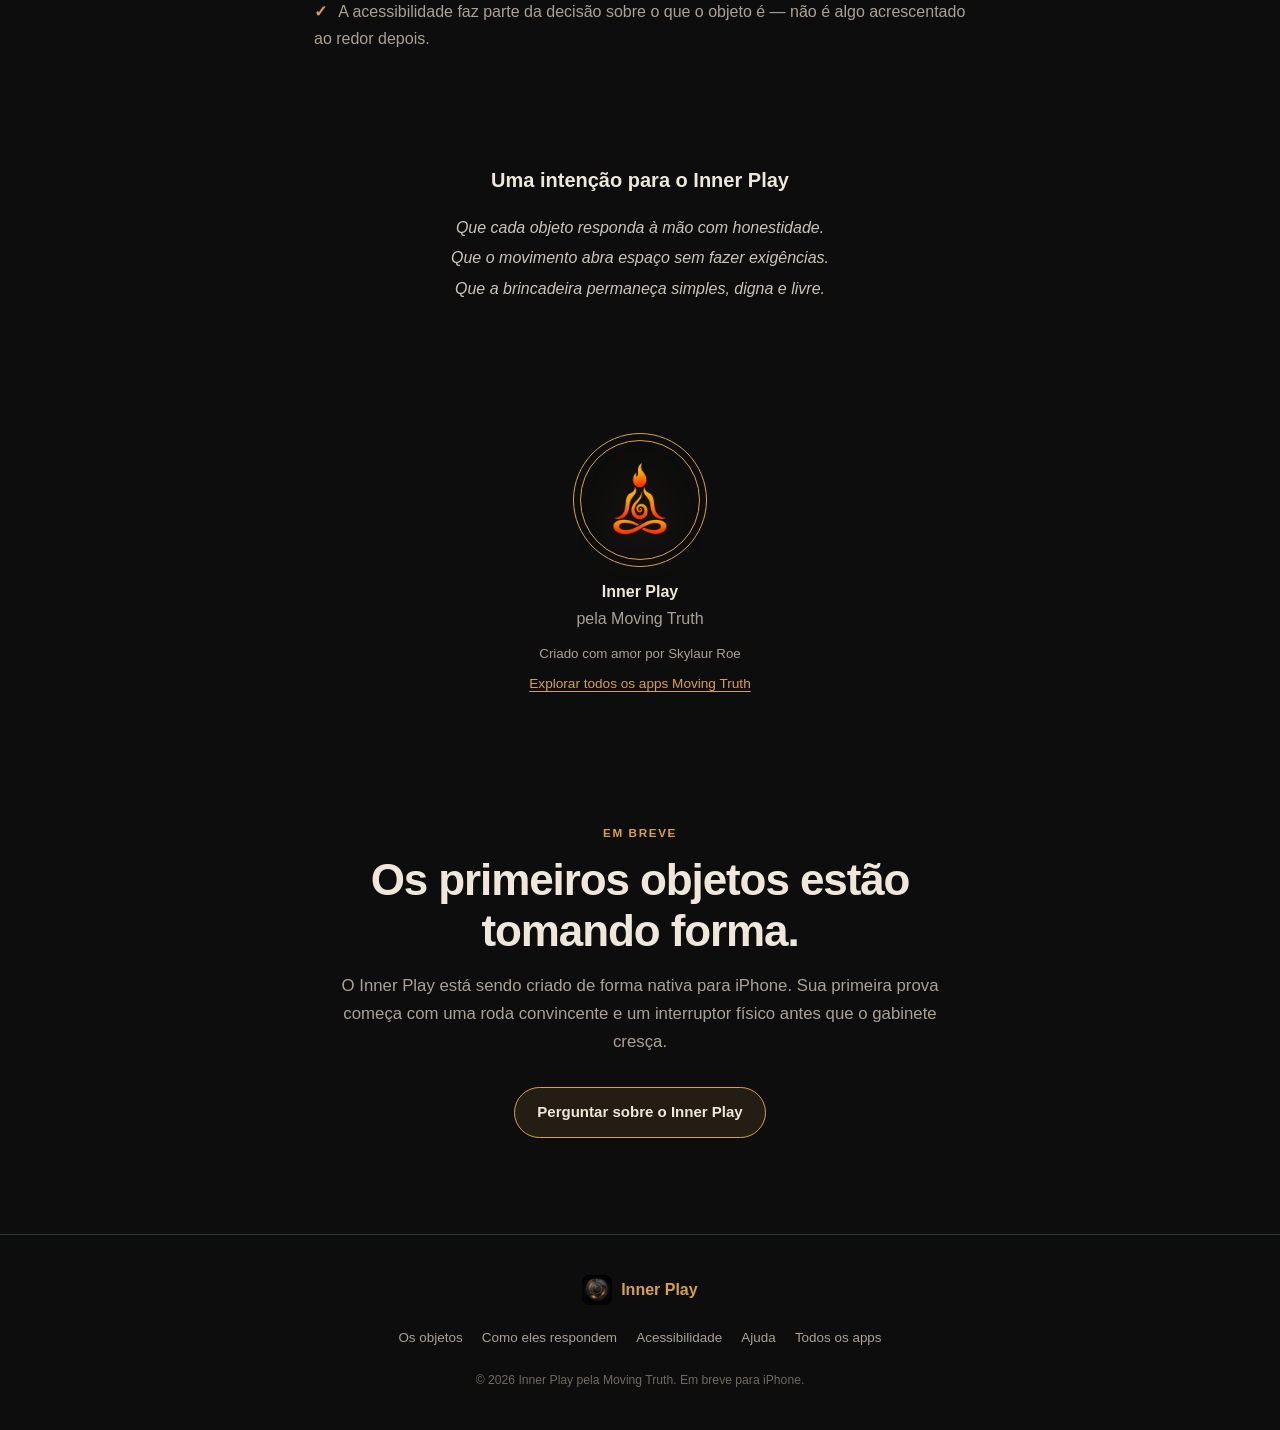
<file: pt-BR/index.html>
<!DOCTYPE html>
<html lang="pt-BR">
<head>
  <meta charset="UTF-8">
  <meta name="viewport" content="width=device-width, initial-scale=1.0">
  <meta name="theme-color" content="#0D0D0D">
  <meta name="description" content="O Inner Play é um gabinete tranquilo de objetos digitais táteis: movimento, som e sensações convincentes para mãos inquietas. Em breve para iPhone.">
  <meta property="og:title" content="Inner Play — pela Moving Truth">
  <meta property="og:description" content="Algo para suas mãos. Espaço para sua mente.">
  <meta property="og:type" content="website">
  <meta property="og:url" content="https://inner-play.movingtruth.com/pt-BR/">
  <meta property="og:image" content="https://inner-play.movingtruth.com/assets/icon.png?v=20261030">
  <meta name="twitter:card" content="summary_large_image">
  <title>Inner Play — pela Moving Truth</title>
  <link rel="icon" type="image/png" href="../assets/icon.png?v=20261030">
  <link rel="apple-touch-icon" href="../assets/icon.png?v=20261030">
  <link rel="stylesheet" href="../styles.css">
  <script src="site.js" defer></script>











































<!-- family-localization-meta:start -->
<link rel="canonical" href="https://inner-play.movingtruth.com/pt-BR/">
<link rel="alternate" hreflang="en" href="https://inner-play.movingtruth.com/">
<link rel="alternate" hreflang="fr" href="https://inner-play.movingtruth.com/fr/">
<link rel="alternate" hreflang="es" href="https://inner-play.movingtruth.com/es/">
<link rel="alternate" hreflang="de" href="https://inner-play.movingtruth.com/de/">
<link rel="alternate" hreflang="pt-BR" href="https://inner-play.movingtruth.com/pt-BR/">
<link rel="alternate" hreflang="it" href="https://inner-play.movingtruth.com/it/">
<link rel="alternate" hreflang="nl" href="https://inner-play.movingtruth.com/nl/">
<link rel="alternate" hreflang="hi" href="https://inner-play.movingtruth.com/hi/">
<link rel="alternate" hreflang="ar" href="https://inner-play.movingtruth.com/ar/">
<link rel="alternate" hreflang="zh-Hans" href="https://inner-play.movingtruth.com/zh-Hans/">
<link rel="alternate" hreflang="ja" href="https://inner-play.movingtruth.com/ja/">
<link rel="alternate" hreflang="ko" href="https://inner-play.movingtruth.com/ko/">
<link rel="alternate" hreflang="ru" href="https://inner-play.movingtruth.com/ru/">
<link rel="alternate" hreflang="th" href="https://inner-play.movingtruth.com/th/">
<link rel="alternate" hreflang="x-default" href="https://inner-play.movingtruth.com/">
<!-- family-localization-meta:end -->

<!-- family-localization-style:start -->
<style>
  .family-language{position:absolute;z-index:900;inset-block-start:4.75rem;inset-inline-end:1rem;color:#e8e0d0;font:600 .75rem/1.2 -apple-system,BlinkMacSystemFont,"Segoe UI",sans-serif}
  .family-language details{position:relative}
  .family-language summary{min-block-size:2.6rem;display:flex;align-items:center;gap:.55rem;padding:.3rem .75rem;list-style:none;border:1px solid rgba(201,168,76,.24);border-radius:999px;background:rgba(13,13,13,.82);cursor:pointer;backdrop-filter:blur(12px)}
  .family-language summary::-webkit-details-marker{display:none}
  .family-language summary::after{content:"⌄";font-size:1rem;color:#c9a84c}
  .family-language details[open] summary::after{transform:rotate(180deg)}
  .family-language__label{position:absolute;inline-size:1px;block-size:1px;padding:0;margin:-1px;overflow:hidden;clip:rect(0,0,0,0);white-space:nowrap;border:0}
  .family-language__menu{position:absolute;inset-block-start:calc(100% + .45rem);inset-inline-end:0;min-inline-size:12rem;max-block-size:min(65vh,28rem);overflow:auto;display:grid;gap:.2rem;padding:.4rem;border:1px solid rgba(201,168,76,.24);border-radius:16px;background:rgba(13,13,13,.97);box-shadow:0 16px 45px rgba(0,0,0,.42);backdrop-filter:blur(16px)}
  .family-language a{min-block-size:2.5rem;display:flex;align-items:center;padding:0 .7rem;border-radius:10px;color:inherit;text-decoration:none;white-space:nowrap}
  .family-language a:hover,.family-language a:focus-visible{background:rgba(201,168,76,.16);outline:2px solid transparent}
  .family-language a[aria-current="page"]{background:#c9a84c;color:#111}
  .language-suggestion{position:fixed;z-index:1100;inset-inline:50%;inset-block-end:1rem;transform:translateX(-50%);inline-size:min(calc(100% - 2rem),42rem);display:flex;align-items:center;justify-content:center;gap:.7rem;flex-wrap:wrap;padding:.8rem 1rem;border:1px solid rgba(201,168,76,.42);border-radius:16px;background:rgba(13,13,13,.96);color:#e8e0d0;font:600 .88rem/1.4 -apple-system,BlinkMacSystemFont,"Segoe UI",sans-serif;box-shadow:0 16px 45px rgba(0,0,0,.42);backdrop-filter:blur(16px)}
  .language-suggestion p{margin:0;color:#e8e0d0}
  .language-suggestion a,.language-suggestion button{min-block-size:2.35rem;display:inline-flex;align-items:center;padding:0 .8rem;border:1px solid rgba(201,168,76,.5);border-radius:999px;background:transparent;color:#e8e0d0;font:inherit;text-decoration:none;cursor:pointer}
  .language-suggestion a{background:#c9a84c;color:#111}
  .language-suggestion a:focus-visible,.language-suggestion button:focus-visible{outline:2px solid #f1d47a;outline-offset:2px}
  @media (max-width:700px){.family-language{inset-block-start:4.8rem;inset-inline-end:.75rem}}
</style>
<!-- family-localization-style:end -->
<!-- family-localization-script:start -->
<script src="../localization/language-preference.js" defer></script>
<!-- family-localization-script:end -->
</head>
<body class="play">
<!-- family-localization:start -->
<div class="family-language">
<details>
<summary><span class="family-language__label">Idioma</span><span>Português (Brasil)</span></summary>
<nav class="family-language__menu" aria-label="Idioma">
  <a href="https://inner-play.movingtruth.com/" lang="en" data-language-choice="en">English</a>
  <a href="https://inner-play.movingtruth.com/fr/" lang="fr" data-language-choice="fr">Français</a>
  <a href="https://inner-play.movingtruth.com/es/" lang="es" data-language-choice="es">Español</a>
  <a href="https://inner-play.movingtruth.com/de/" lang="de" data-language-choice="de">Deutsch</a>
  <a href="https://inner-play.movingtruth.com/pt-BR/" lang="pt-BR" data-language-choice="pt-BR" aria-current="page">Português (Brasil)</a>
  <a href="https://inner-play.movingtruth.com/it/" lang="it" data-language-choice="it">Italiano</a>
  <a href="https://inner-play.movingtruth.com/nl/" lang="nl" data-language-choice="nl">Nederlands</a>
  <a href="https://inner-play.movingtruth.com/hi/" lang="hi" data-language-choice="hi">हिन्दी</a>
  <a href="https://inner-play.movingtruth.com/ar/" lang="ar" data-language-choice="ar">العربية</a>
  <a href="https://inner-play.movingtruth.com/zh-Hans/" lang="zh-Hans" data-language-choice="zh-Hans">简体中文</a>
  <a href="https://inner-play.movingtruth.com/ja/" lang="ja" data-language-choice="ja">日本語</a>
  <a href="https://inner-play.movingtruth.com/ko/" lang="ko" data-language-choice="ko">한국어</a>
  <a href="https://inner-play.movingtruth.com/ru/" lang="ru" data-language-choice="ru">Русский</a>
  <a href="https://inner-play.movingtruth.com/th/" lang="th" data-language-choice="th">ไทย</a>
</nav>
</details>
</div>
<!-- family-localization:end -->
  <a class="skip-link" href="#main-content">Ir para o conteúdo principal</a>

  <div class="living-canvas" aria-hidden="true">
    <div class="living-canvas__gradient"></div>
    <div class="living-canvas__glow"></div>
    <div class="living-canvas__motes" id="motes"></div>
    <svg class="living-canvas__corners" id="corner-spirals"></svg>
  </div>

  <header class="site-nav" role="banner">
    <a class="site-nav__brand" href="#top" aria-label="Início do Inner Play">
      <img src="../assets/icon.png?v=20261030" alt="">
      <span>Inner Play</span>
    </a>
    <button class="site-nav__toggle" type="button" aria-expanded="false" aria-controls="site-links">
      <span class="sr-only">Abrir navegação</span>
      <span aria-hidden="true"></span><span aria-hidden="true"></span><span aria-hidden="true"></span>
    </button>
    <nav aria-label="Navegação principal">
      <ul class="site-nav__links" id="site-links">
        <li><a href="#objects">Os objetos</a></li>
        <li><a href="#response">Como eles respondem</a></li>
        <li><a href="#access">Criado para os seus sentidos</a></li>
        <li><a href="#availability">Disponibilidade</a></li>
        <li><a href="https://apps.movingtruth.com/pt-BR/">Todos os apps</a></li>
      </ul>
    </nav>
  </header>

  <main id="main-content">
    <section class="hero" id="top" aria-labelledby="hero-title">
      <div class="hero__icon-wrap">
        <div class="hero__icon-glow"></div>
        <img class="hero__icon" src="../assets/icon.png?v=20261030" alt="Inner Play — ícone do aplicativo">
      </div>
      <span class="hero__eyebrow">Prévia do aplicativo</span>
      <h1 class="hero__name hero__name--product" id="hero-title">Inner Play</h1>
      <p class="hero__promise">Algo para suas mãos. Espaço para sua mente.</p>
      <div class="hero__actions">
        <span class="button button--quiet" aria-label="Em breve para iPhone">Em breve</span>
        <a class="button button--outline" href="#objects">Abrir o gabinete</a>
      </div>
      <p class="hero__scroll" aria-hidden="true">role para estender a mão</p>
    </section>

    <div class="dot-row" aria-hidden="true">
      <span></span><span></span><span></span><span></span><span></span><span></span><span></span><span></span><span></span>
    </div>

    <section class="intro" aria-labelledby="purpose-title">
      <h2 id="purpose-title">Como abrir uma gaveta de objetos bem-feitos em uma sala tranquila.</h2>
      <p>O Inner Play é um pequeno gabinete de objetos digitais táteis. Gire algo que pareça ter peso. Atravesse o ponto de acionamento de um interruptor. Gire, deslize, pressione, segure e solte — e sinta o objeto responder com honestidade.</p>
      <p class="intro__trust">Não é uma tarefa. Não é uma lição. Não há pontuação para melhorar. É um lugar para ocupar as mãos.</p>
    </section>

    <section class="feature-flow" id="objects" aria-label="Maneiras de interagir com o Inner Play">
      <ul class="feature-flow__list feature-flow__list--four">
        <li style="--feature:#D7A14B"><span aria-hidden="true">◎</span><strong>Girar</strong></li>
        <li style="--feature:#8FAAA3"><span aria-hidden="true">↕</span><strong>Alternar</strong></li>
        <li style="--feature:#C17D46"><span aria-hidden="true">↔</span><strong>Deslizar</strong></li>
        <li style="--feature:#E0C688"><span aria-hidden="true">●</span><strong>Pressionar e segurar</strong></li>
      </ul>
    </section>

    <section class="statement" id="response" aria-labelledby="response-title">
      <span class="eyebrow">A mão acredita?</span>
      <h2 id="response-title">Cada resposta nasce do mesmo estado físico.</h2>
      <p>Um objeto parece real quando movimento, resistência, som, resposta tátil e estado visível concordam. O Inner Play está sendo criado para que o toque produza a resposta — não para que uma animação pronta finja ter produzido.</p>
      <div class="capability-lines" role="list">
        <div role="listitem"><strong>Movimento com consequência</strong><span>Impulso, pontos de acionamento, percurso, atrito e repouso pertencem ao objeto.</span></div>
        <div role="listitem"><strong>Som criado pelo movimento</strong><span>Velocidade, contato e posição definem o que você ouve e quando ouve.</span></div>
        <div role="listitem"><strong>Resposta tátil com propósito</strong><span>Encaixes, textura, acionamento e liberação são sentidos nos momentos que importam.</span></div>
        <div role="listitem"><strong>Um estado que permanece fiel</strong><span>O objeto permanece onde a interação o deixou até que algo se mova novamente.</span></div>
      </div>
    </section>

    <section class="statement statement--bordered" aria-labelledby="quiet-title">
      <span class="statement__symbol" aria-hidden="true">◉</span>
      <span class="eyebrow">Brincar sem pressão</span>
      <h2 id="quiet-title">Sem sequências. Sem pontuações. Sem obrigação de voltar.</h2>
      <p>O Inner Play pode ser satisfatório sem ser barulhento e divertido sem ser infantil. Abra o gabinete, use o que parecer certo e vá embora sem penalidade.</p>
      <p class="statement__note">Ele oferece exploração sensorial e interações que favorecem a concentração, sem fazer promessas médicas.</p>
    </section>

    <section class="statement" id="access" aria-labelledby="access-title">
      <span class="eyebrow">Criado para os seus sentidos</span>
      <h2 id="access-title">Rico quando você quiser. Completo mesmo com algo desligado.</h2>
      <p>Som e resposta tátil terão controles independentes. O silêncio é um modo completo. Reduzir Movimento preserva uma relação compreensível entre causa e efeito com menos movimento contínuo. O VoiceOver apresenta o objeto, seu estado e as formas relevantes de agir sobre ele.</p>
      <ul class="truth-list">
        <li>Nenhum estado depende apenas de cor, som, movimento, visão ou resposta tátil.</li>
        <li>Todo objeto principal continua utilizável com som ou resposta tátil desativados.</li>
        <li>Áreas de toque e ações alternativas fazem parte do objeto desde o início.</li>
        <li>A acessibilidade faz parte da decisão sobre o que o objeto é — não é algo acrescentado ao redor depois.</li>
      </ul>
    </section>

    <section class="blessing" aria-labelledby="blessing-title">
      <h2 id="blessing-title">Uma intenção para o Inner Play</h2>
      <p>Que cada objeto responda à mão com honestidade.<br>Que o movimento abra espaço sem fazer exigências.<br>Que a brincadeira permaneça simples, digna e livre.</p>
    </section>

    <section class="moving-truth" aria-label="Sobre a Moving Truth">
      <a class="moving-truth__ring" href="https://movingtruth.com" aria-label="Moving Truth. Abre movingtruth.com">
        <img src="../assets/moving-truth-logo.png" alt="Logotipo da Moving Truth">
      </a>
      <strong>Inner Play</strong>
      <span>pela Moving Truth</span>
      <small>Criado com amor por Skylaur Roe</small>
      <a href="https://apps.movingtruth.com/pt-BR/">Explorar todos os apps Moving Truth</a>
    </section>

    <section class="closing" id="availability" aria-labelledby="availability-title">
      <span class="eyebrow">Em breve</span>
      <h2 id="availability-title">Os primeiros objetos estão tomando forma.</h2>
      <p>O Inner Play está sendo criado de forma nativa para iPhone. Sua primeira prova começa com uma roda convincente e um interruptor físico antes que o gabinete cresça.</p>
      <a class="button button--outline" href="mailto:support@movingtruth.com?subject=Inner%20Play">Perguntar sobre o Inner Play</a>
    </section>
  </main>

  <footer>
    <div class="footer__brand"><img src="../assets/icon.png?v=20261030" alt=""><strong>Inner Play</strong></div>
    <nav aria-label="Navegação do rodapé">
      <ul>
        <li><a href="#objects">Os objetos</a></li>
        <li><a href="#response">Como eles respondem</a></li>
        <li><a href="#access">Acessibilidade</a></li>
        <li><a href="mailto:support@movingtruth.com">Ajuda</a></li>
        <li><a href="https://apps.movingtruth.com/pt-BR/">Todos os apps</a></li>
      </ul>
    </nav>
    <p>© 2026 Inner Play pela Moving Truth. Em breve para iPhone.</p>
  </footer>
</body>
</html>
</file>
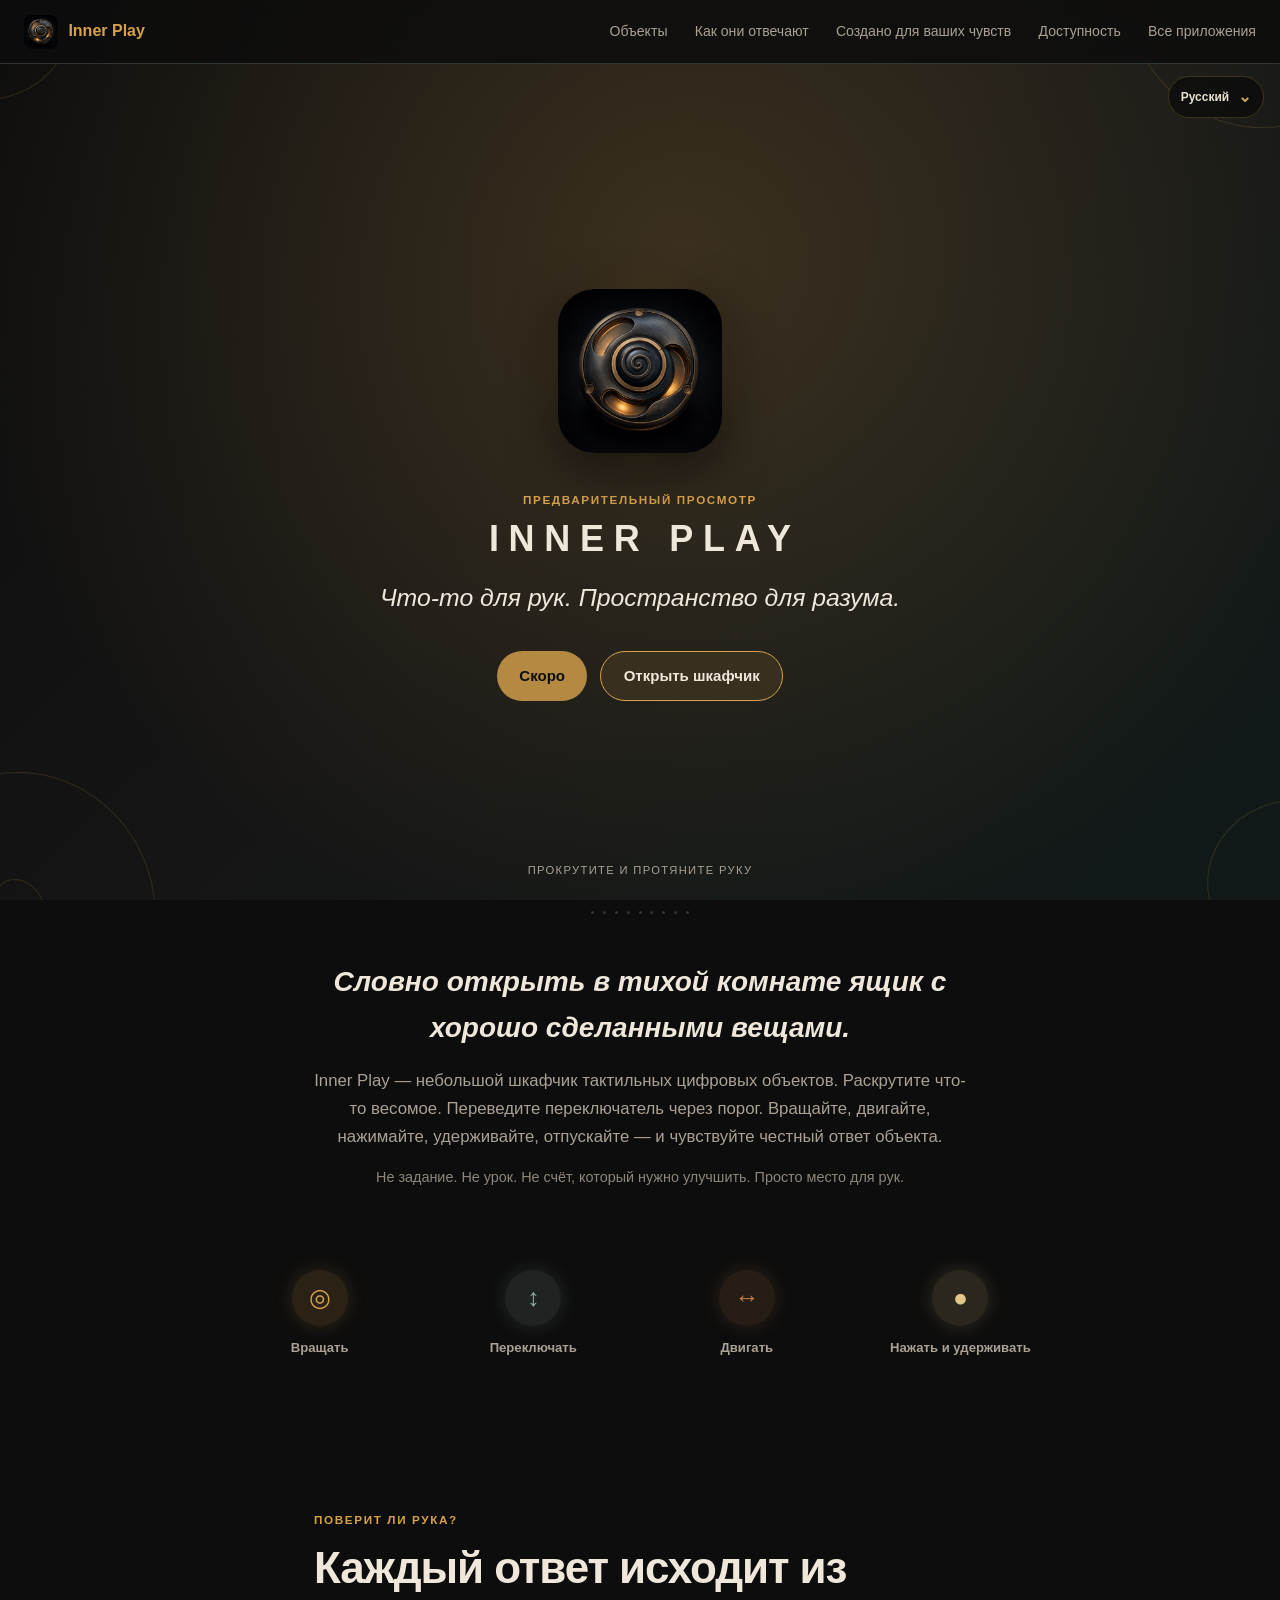
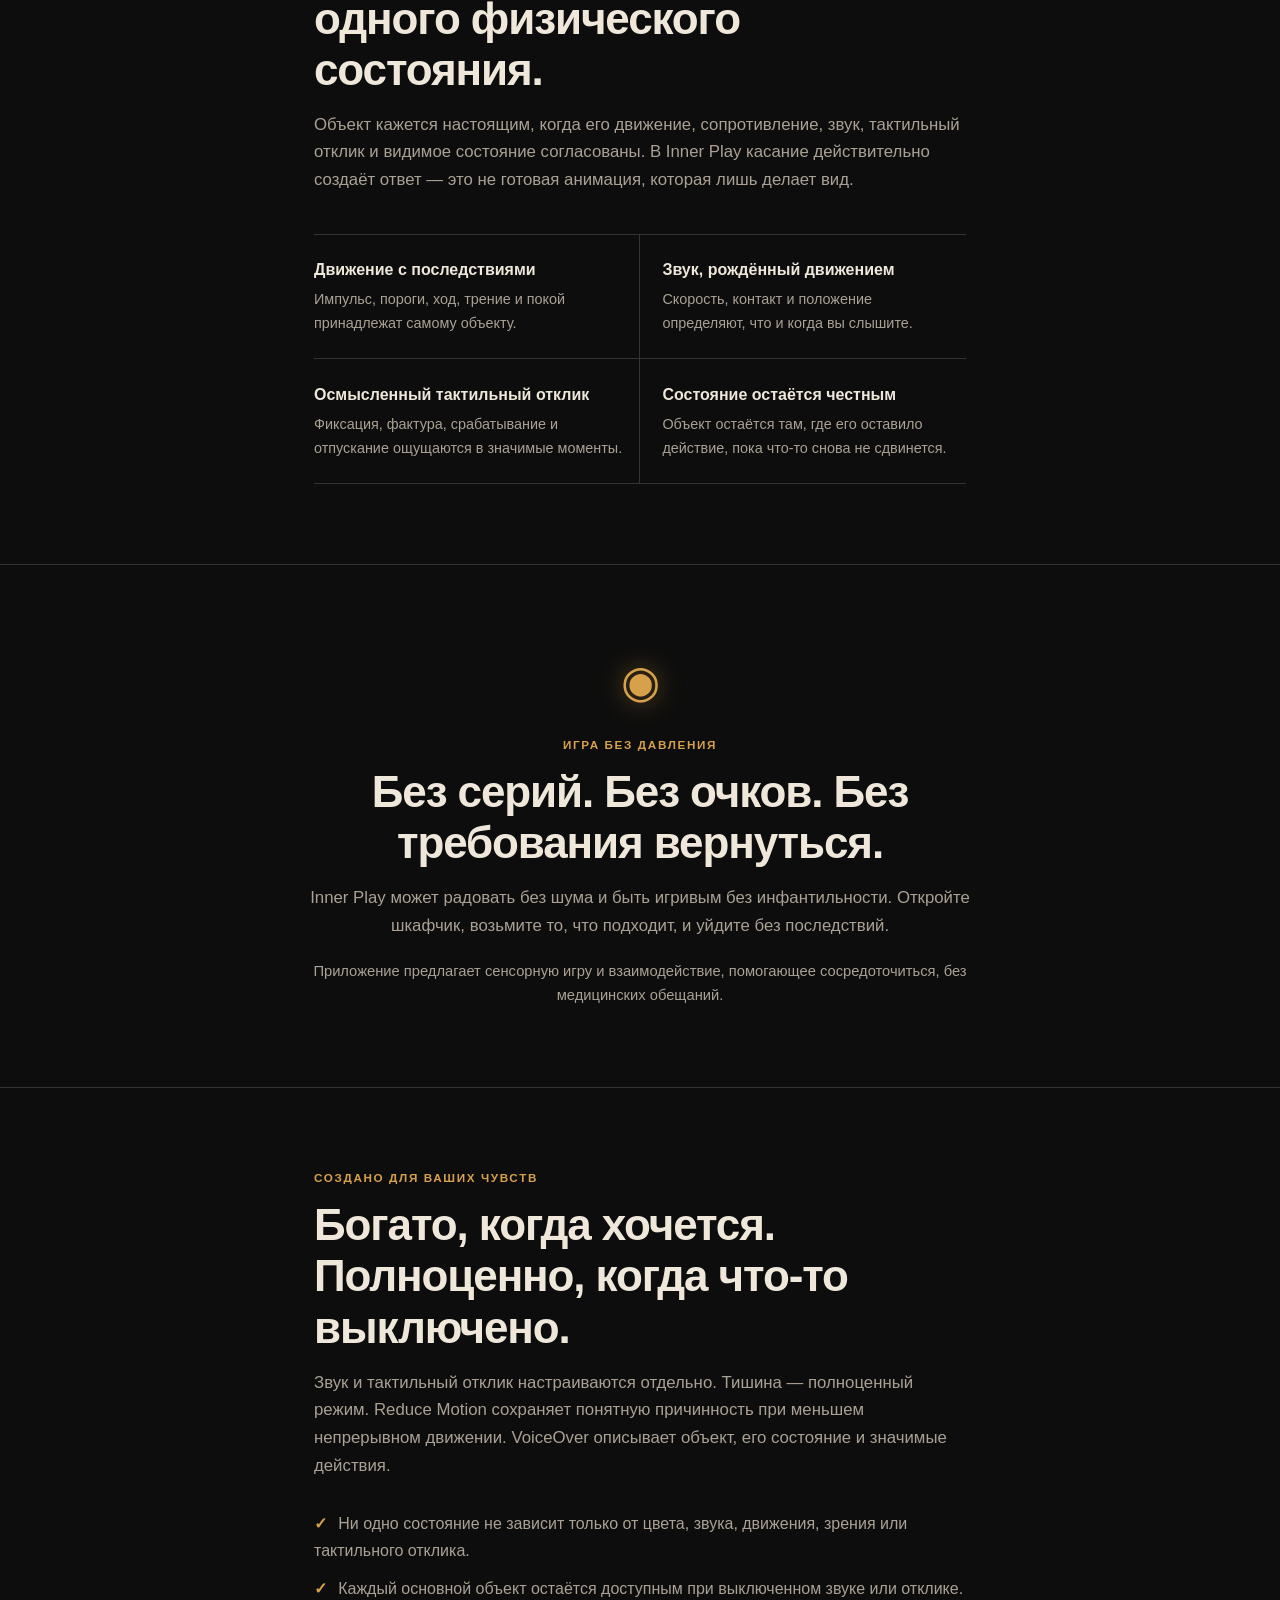
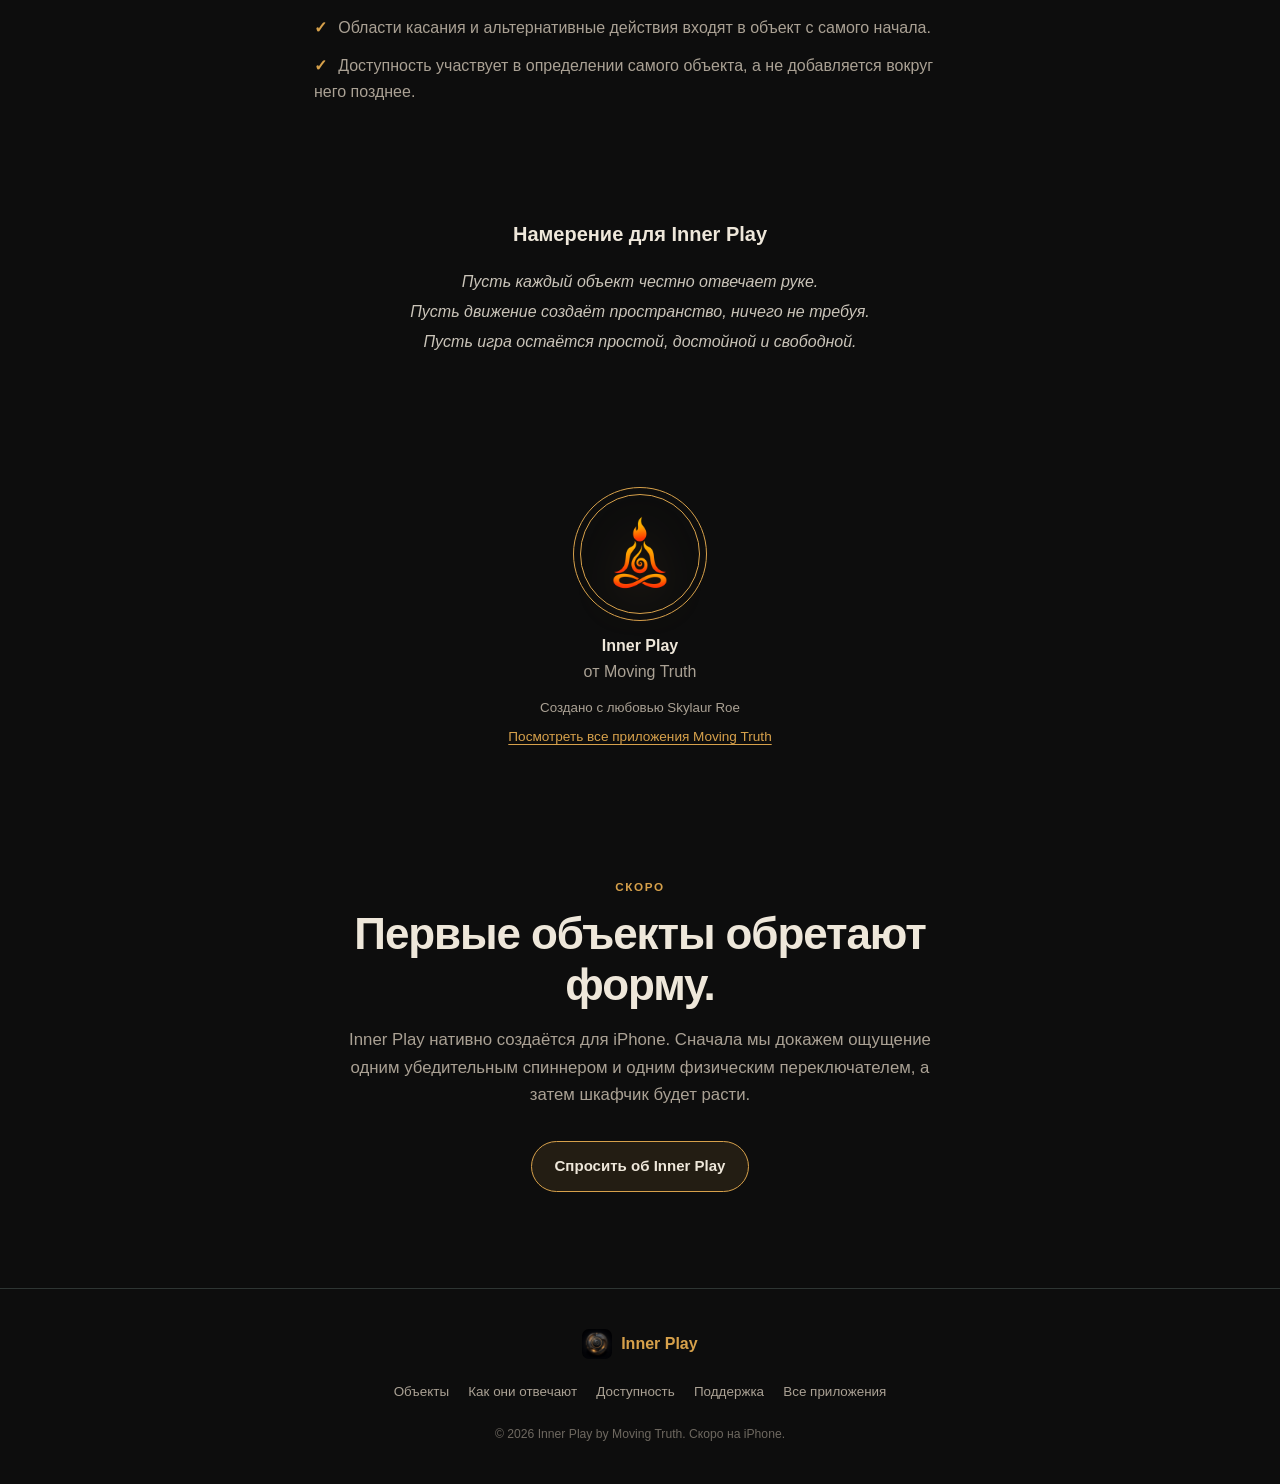
<file: ru/index.html>
<!DOCTYPE html>
<html lang="ru">
<head>
  <meta charset="UTF-8">
  <meta name="viewport" content="width=device-width, initial-scale=1.0">
  <meta name="theme-color" content="#0D0D0D">
  <meta name="description" content="Inner Play — тихий шкафчик тактильных цифровых объектов: убедительное движение, звук и отклик для занятых рук. Скоро на iPhone.">
  <meta property="og:title" content="Inner Play — от Moving Truth">
  <meta property="og:description" content="Что-то для рук. Пространство для разума.">
  <meta property="og:type" content="website">
  <meta property="og:url" content="https://inner-play.movingtruth.com/ru/">
  <meta property="og:image" content="https://inner-play.movingtruth.com/assets/icon.png?v=20261030">
  <meta name="twitter:card" content="summary_large_image">
  <title>Inner Play — от Moving Truth</title>
  <link rel="icon" type="image/png" href="../assets/icon.png?v=20261030">
  <link rel="apple-touch-icon" href="../assets/icon.png?v=20261030">
  <link rel="stylesheet" href="../styles.css">
  <script src="site.js" defer></script>











































<!-- family-localization-meta:start -->
<link rel="canonical" href="https://inner-play.movingtruth.com/ru/">
<link rel="alternate" hreflang="en" href="https://inner-play.movingtruth.com/">
<link rel="alternate" hreflang="fr" href="https://inner-play.movingtruth.com/fr/">
<link rel="alternate" hreflang="es" href="https://inner-play.movingtruth.com/es/">
<link rel="alternate" hreflang="de" href="https://inner-play.movingtruth.com/de/">
<link rel="alternate" hreflang="pt-BR" href="https://inner-play.movingtruth.com/pt-BR/">
<link rel="alternate" hreflang="it" href="https://inner-play.movingtruth.com/it/">
<link rel="alternate" hreflang="nl" href="https://inner-play.movingtruth.com/nl/">
<link rel="alternate" hreflang="hi" href="https://inner-play.movingtruth.com/hi/">
<link rel="alternate" hreflang="ar" href="https://inner-play.movingtruth.com/ar/">
<link rel="alternate" hreflang="zh-Hans" href="https://inner-play.movingtruth.com/zh-Hans/">
<link rel="alternate" hreflang="ja" href="https://inner-play.movingtruth.com/ja/">
<link rel="alternate" hreflang="ko" href="https://inner-play.movingtruth.com/ko/">
<link rel="alternate" hreflang="ru" href="https://inner-play.movingtruth.com/ru/">
<link rel="alternate" hreflang="th" href="https://inner-play.movingtruth.com/th/">
<link rel="alternate" hreflang="x-default" href="https://inner-play.movingtruth.com/">
<!-- family-localization-meta:end -->

<!-- family-localization-style:start -->
<style>
  .family-language{position:absolute;z-index:900;inset-block-start:4.75rem;inset-inline-end:1rem;color:#e8e0d0;font:600 .75rem/1.2 -apple-system,BlinkMacSystemFont,"Segoe UI",sans-serif}
  .family-language details{position:relative}
  .family-language summary{min-block-size:2.6rem;display:flex;align-items:center;gap:.55rem;padding:.3rem .75rem;list-style:none;border:1px solid rgba(201,168,76,.24);border-radius:999px;background:rgba(13,13,13,.82);cursor:pointer;backdrop-filter:blur(12px)}
  .family-language summary::-webkit-details-marker{display:none}
  .family-language summary::after{content:"⌄";font-size:1rem;color:#c9a84c}
  .family-language details[open] summary::after{transform:rotate(180deg)}
  .family-language__label{position:absolute;inline-size:1px;block-size:1px;padding:0;margin:-1px;overflow:hidden;clip:rect(0,0,0,0);white-space:nowrap;border:0}
  .family-language__menu{position:absolute;inset-block-start:calc(100% + .45rem);inset-inline-end:0;min-inline-size:12rem;max-block-size:min(65vh,28rem);overflow:auto;display:grid;gap:.2rem;padding:.4rem;border:1px solid rgba(201,168,76,.24);border-radius:16px;background:rgba(13,13,13,.97);box-shadow:0 16px 45px rgba(0,0,0,.42);backdrop-filter:blur(16px)}
  .family-language a{min-block-size:2.5rem;display:flex;align-items:center;padding:0 .7rem;border-radius:10px;color:inherit;text-decoration:none;white-space:nowrap}
  .family-language a:hover,.family-language a:focus-visible{background:rgba(201,168,76,.16);outline:2px solid transparent}
  .family-language a[aria-current="page"]{background:#c9a84c;color:#111}
  .language-suggestion{position:fixed;z-index:1100;inset-inline:50%;inset-block-end:1rem;transform:translateX(-50%);inline-size:min(calc(100% - 2rem),42rem);display:flex;align-items:center;justify-content:center;gap:.7rem;flex-wrap:wrap;padding:.8rem 1rem;border:1px solid rgba(201,168,76,.42);border-radius:16px;background:rgba(13,13,13,.96);color:#e8e0d0;font:600 .88rem/1.4 -apple-system,BlinkMacSystemFont,"Segoe UI",sans-serif;box-shadow:0 16px 45px rgba(0,0,0,.42);backdrop-filter:blur(16px)}
  .language-suggestion p{margin:0;color:#e8e0d0}
  .language-suggestion a,.language-suggestion button{min-block-size:2.35rem;display:inline-flex;align-items:center;padding:0 .8rem;border:1px solid rgba(201,168,76,.5);border-radius:999px;background:transparent;color:#e8e0d0;font:inherit;text-decoration:none;cursor:pointer}
  .language-suggestion a{background:#c9a84c;color:#111}
  .language-suggestion a:focus-visible,.language-suggestion button:focus-visible{outline:2px solid #f1d47a;outline-offset:2px}
  @media (max-width:700px){.family-language{inset-block-start:4.8rem;inset-inline-end:.75rem}}
</style>
<!-- family-localization-style:end -->
<!-- family-localization-script:start -->
<script src="../localization/language-preference.js" defer></script>
<!-- family-localization-script:end -->
</head>
<body class="play">
<!-- family-localization:start -->
<div class="family-language">
<details>
<summary><span class="family-language__label">Язык</span><span>Русский</span></summary>
<nav class="family-language__menu" aria-label="Язык">
  <a href="https://inner-play.movingtruth.com/" lang="en" data-language-choice="en">English</a>
  <a href="https://inner-play.movingtruth.com/fr/" lang="fr" data-language-choice="fr">Français</a>
  <a href="https://inner-play.movingtruth.com/es/" lang="es" data-language-choice="es">Español</a>
  <a href="https://inner-play.movingtruth.com/de/" lang="de" data-language-choice="de">Deutsch</a>
  <a href="https://inner-play.movingtruth.com/pt-BR/" lang="pt-BR" data-language-choice="pt-BR">Português (Brasil)</a>
  <a href="https://inner-play.movingtruth.com/it/" lang="it" data-language-choice="it">Italiano</a>
  <a href="https://inner-play.movingtruth.com/nl/" lang="nl" data-language-choice="nl">Nederlands</a>
  <a href="https://inner-play.movingtruth.com/hi/" lang="hi" data-language-choice="hi">हिन्दी</a>
  <a href="https://inner-play.movingtruth.com/ar/" lang="ar" data-language-choice="ar">العربية</a>
  <a href="https://inner-play.movingtruth.com/zh-Hans/" lang="zh-Hans" data-language-choice="zh-Hans">简体中文</a>
  <a href="https://inner-play.movingtruth.com/ja/" lang="ja" data-language-choice="ja">日本語</a>
  <a href="https://inner-play.movingtruth.com/ko/" lang="ko" data-language-choice="ko">한국어</a>
  <a href="https://inner-play.movingtruth.com/ru/" lang="ru" data-language-choice="ru" aria-current="page">Русский</a>
  <a href="https://inner-play.movingtruth.com/th/" lang="th" data-language-choice="th">ไทย</a>
</nav>
</details>
</div>
<!-- family-localization:end -->
  <a class="skip-link" href="#main-content">Перейти к основному содержанию</a>

  <div class="living-canvas" aria-hidden="true">
    <div class="living-canvas__gradient"></div>
    <div class="living-canvas__glow"></div>
    <div class="living-canvas__motes" id="motes"></div>
    <svg class="living-canvas__corners" id="corner-spirals"></svg>
  </div>

  <header class="site-nav" role="banner">
    <a class="site-nav__brand" href="#top" aria-label="Главная Inner Play">
      <img src="../assets/icon.png?v=20261030" alt="">
      <span>Inner Play</span>
    </a>
    <button class="site-nav__toggle" type="button" aria-expanded="false" aria-controls="site-links">
      <span class="sr-only">Открыть навигацию</span>
      <span aria-hidden="true"></span><span aria-hidden="true"></span><span aria-hidden="true"></span>
    </button>
    <nav aria-label="Основная навигация">
      <ul class="site-nav__links" id="site-links">
        <li><a href="#objects">Объекты</a></li>
        <li><a href="#response">Как они отвечают</a></li>
        <li><a href="#access">Создано для ваших чувств</a></li>
        <li><a href="#availability">Доступность</a></li>
        <li><a href="https://apps.movingtruth.com/ru/">Все приложения</a></li>
      </ul>
    </nav>
  </header>

  <main id="main-content">
    <section class="hero" id="top" aria-labelledby="hero-title">
      <div class="hero__icon-wrap">
        <div class="hero__icon-glow"></div>
        <img class="hero__icon" src="../assets/icon.png?v=20261030" alt="Inner Play — значок приложения">
      </div>
      <span class="hero__eyebrow">Предварительный просмотр</span>
      <h1 class="hero__name hero__name--product" id="hero-title">Inner Play</h1>
      <p class="hero__promise">Что-то для рук. Пространство для разума.</p>
      <div class="hero__actions">
        <span class="button button--quiet" aria-label="Скоро на iPhone">Скоро</span>
        <a class="button button--outline" href="#objects">Открыть шкафчик</a>
      </div>
      <p class="hero__scroll" aria-hidden="true">прокрутите и протяните руку</p>
    </section>

    <div class="dot-row" aria-hidden="true">
      <span></span><span></span><span></span><span></span><span></span><span></span><span></span><span></span><span></span>
    </div>

    <section class="intro" aria-labelledby="purpose-title">
      <h2 id="purpose-title">Словно открыть в тихой комнате ящик с хорошо сделанными вещами.</h2>
      <p>Inner Play — небольшой шкафчик тактильных цифровых объектов. Раскрутите что-то весомое. Переведите переключатель через порог. Вращайте, двигайте, нажимайте, удерживайте, отпускайте — и чувствуйте честный ответ объекта.</p>
      <p class="intro__trust">Не задание. Не урок. Не счёт, который нужно улучшить. Просто место для рук.</p>
    </section>

    <section class="feature-flow" id="objects" aria-label="Способы взаимодействия с Inner Play">
      <ul class="feature-flow__list feature-flow__list--four">
        <li style="--feature:#D7A14B"><span aria-hidden="true">◎</span><strong>Вращать</strong></li>
        <li style="--feature:#8FAAA3"><span aria-hidden="true">↕</span><strong>Переключать</strong></li>
        <li style="--feature:#C17D46"><span aria-hidden="true">↔</span><strong>Двигать</strong></li>
        <li style="--feature:#E0C688"><span aria-hidden="true">●</span><strong>Нажать и удерживать</strong></li>
      </ul>
    </section>

    <section class="statement" id="response" aria-labelledby="response-title">
      <span class="eyebrow">Поверит ли рука?</span>
      <h2 id="response-title">Каждый ответ исходит из одного физического состояния.</h2>
      <p>Объект кажется настоящим, когда его движение, сопротивление, звук, тактильный отклик и видимое состояние согласованы. В Inner Play касание действительно создаёт ответ — это не готовая анимация, которая лишь делает вид.</p>
      <div class="capability-lines" role="list">
        <div role="listitem"><strong>Движение с последствиями</strong><span>Импульс, пороги, ход, трение и покой принадлежат самому объекту.</span></div>
        <div role="listitem"><strong>Звук, рождённый движением</strong><span>Скорость, контакт и положение определяют, что и когда вы слышите.</span></div>
        <div role="listitem"><strong>Осмысленный тактильный отклик</strong><span>Фиксация, фактура, срабатывание и отпускание ощущаются в значимые моменты.</span></div>
        <div role="listitem"><strong>Состояние остаётся честным</strong><span>Объект остаётся там, где его оставило действие, пока что-то снова не сдвинется.</span></div>
      </div>
    </section>

    <section class="statement statement--bordered" aria-labelledby="quiet-title">
      <span class="statement__symbol" aria-hidden="true">◉</span>
      <span class="eyebrow">Игра без давления</span>
      <h2 id="quiet-title">Без серий. Без очков. Без требования вернуться.</h2>
      <p>Inner Play может радовать без шума и быть игривым без инфантильности. Откройте шкафчик, возьмите то, что подходит, и уйдите без последствий.</p>
      <p class="statement__note">Приложение предлагает сенсорную игру и взаимодействие, помогающее сосредоточиться, без медицинских обещаний.</p>
    </section>

    <section class="statement" id="access" aria-labelledby="access-title">
      <span class="eyebrow">Создано для ваших чувств</span>
      <h2 id="access-title">Богато, когда хочется. Полноценно, когда что-то выключено.</h2>
      <p>Звук и тактильный отклик настраиваются отдельно. Тишина — полноценный режим. Reduce Motion сохраняет понятную причинность при меньшем непрерывном движении. VoiceOver описывает объект, его состояние и значимые действия.</p>
      <ul class="truth-list">
        <li>Ни одно состояние не зависит только от цвета, звука, движения, зрения или тактильного отклика.</li>
        <li>Каждый основной объект остаётся доступным при выключенном звуке или отклике.</li>
        <li>Области касания и альтернативные действия входят в объект с самого начала.</li>
        <li>Доступность участвует в определении самого объекта, а не добавляется вокруг него позднее.</li>
      </ul>
    </section>

    <section class="blessing" aria-labelledby="blessing-title">
      <h2 id="blessing-title">Намерение для Inner Play</h2>
      <p>Пусть каждый объект честно отвечает руке.<br>Пусть движение создаёт пространство, ничего не требуя.<br>Пусть игра остаётся простой, достойной и свободной.</p>
    </section>

    <section class="moving-truth" aria-label="О Moving Truth">
      <a class="moving-truth__ring" href="https://movingtruth.com" aria-label="Moving Truth. Открывает movingtruth.com">
        <img src="../assets/moving-truth-logo.png" alt="Логотип Moving Truth">
      </a>
      <strong>Inner Play</strong>
      <span>от Moving Truth</span>
      <small>Создано с любовью Skylaur Roe</small>
      <a href="https://apps.movingtruth.com/ru/">Посмотреть все приложения Moving Truth</a>
    </section>

    <section class="closing" id="availability" aria-labelledby="availability-title">
      <span class="eyebrow">Скоро</span>
      <h2 id="availability-title">Первые объекты обретают форму.</h2>
      <p>Inner Play нативно создаётся для iPhone. Сначала мы докажем ощущение одним убедительным спиннером и одним физическим переключателем, а затем шкафчик будет расти.</p>
      <a class="button button--outline" href="mailto:support@movingtruth.com?subject=Inner%20Play">Спросить об Inner Play</a>
    </section>
  </main>

  <footer>
    <div class="footer__brand"><img src="../assets/icon.png?v=20261030" alt=""><strong>Inner Play</strong></div>
    <nav aria-label="Навигация в подвале">
      <ul>
        <li><a href="#objects">Объекты</a></li>
        <li><a href="#response">Как они отвечают</a></li>
        <li><a href="#access">Доступность</a></li>
        <li><a href="mailto:support@movingtruth.com">Поддержка</a></li>
        <li><a href="https://apps.movingtruth.com/ru/">Все приложения</a></li>
      </ul>
    </nav>
    <p>© 2026 Inner Play by Moving Truth. Скоро на iPhone.</p>
  </footer>
</body>
</html>
</file>
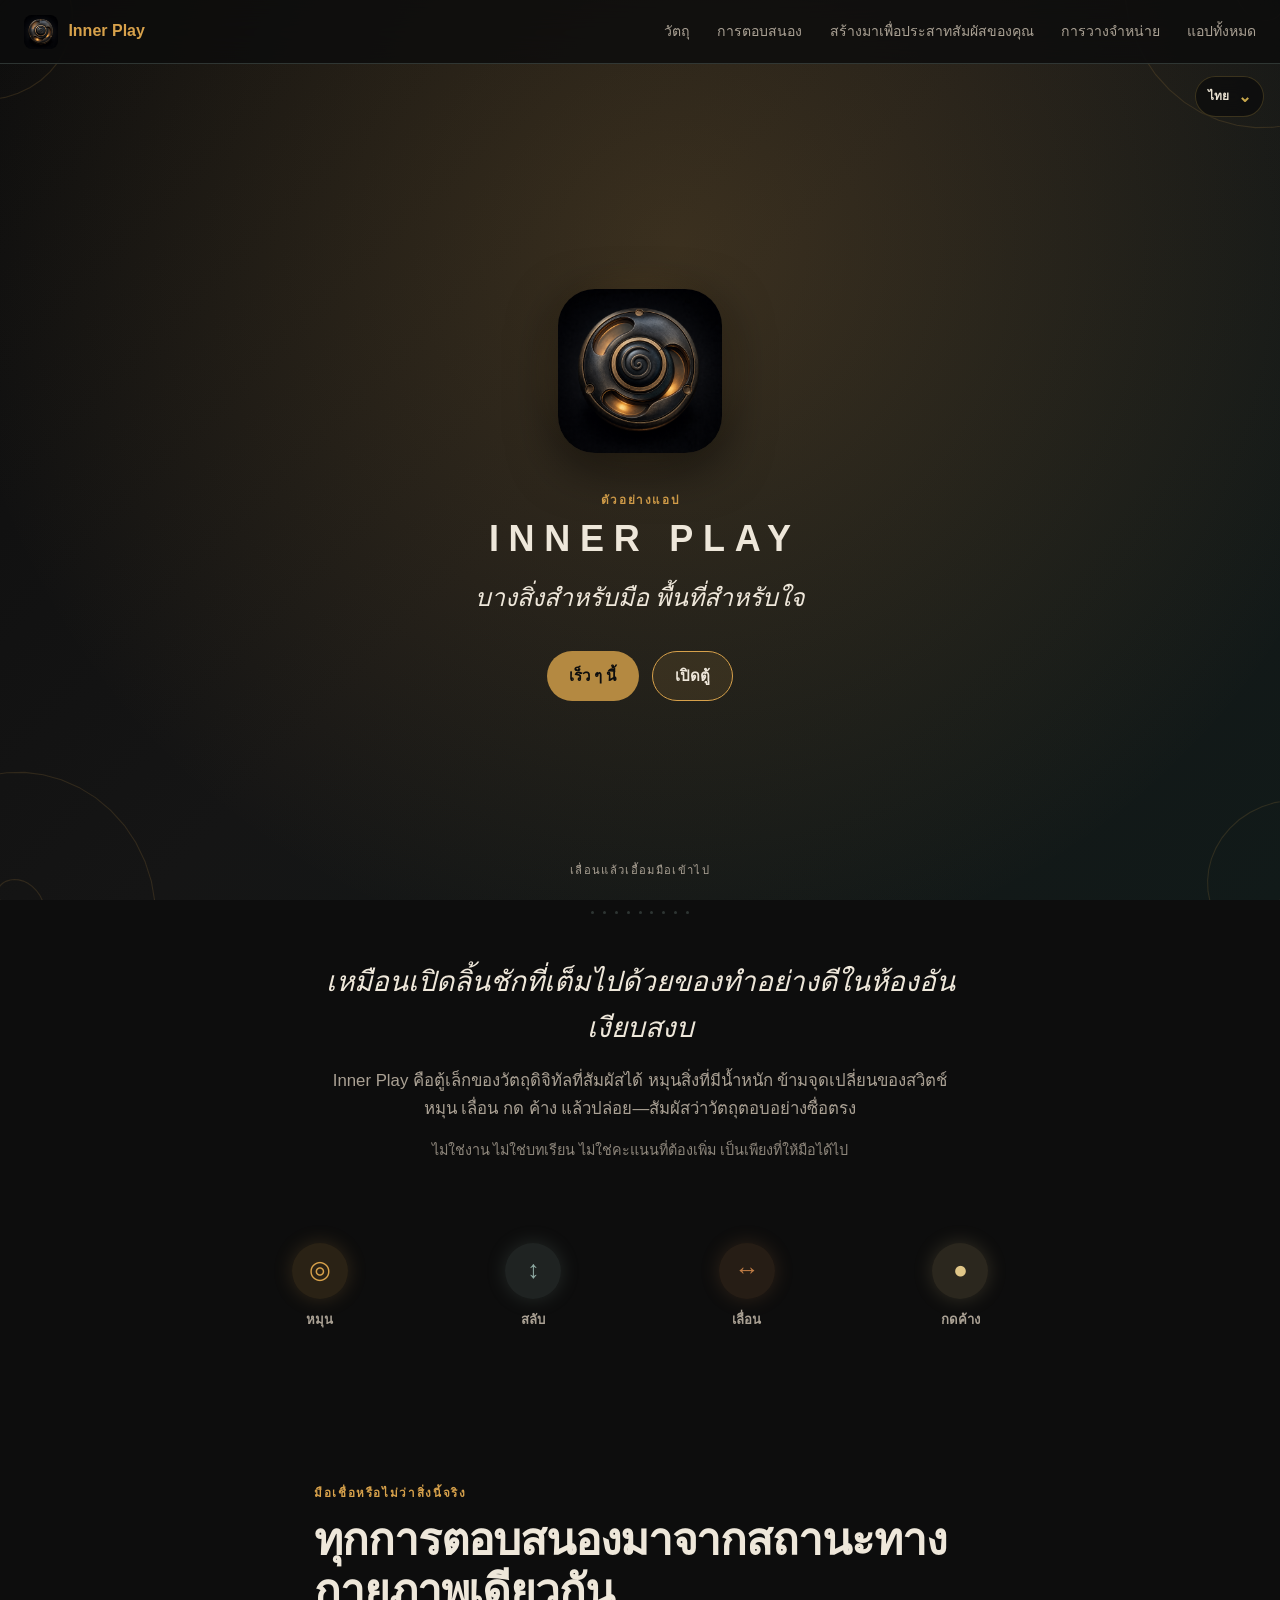
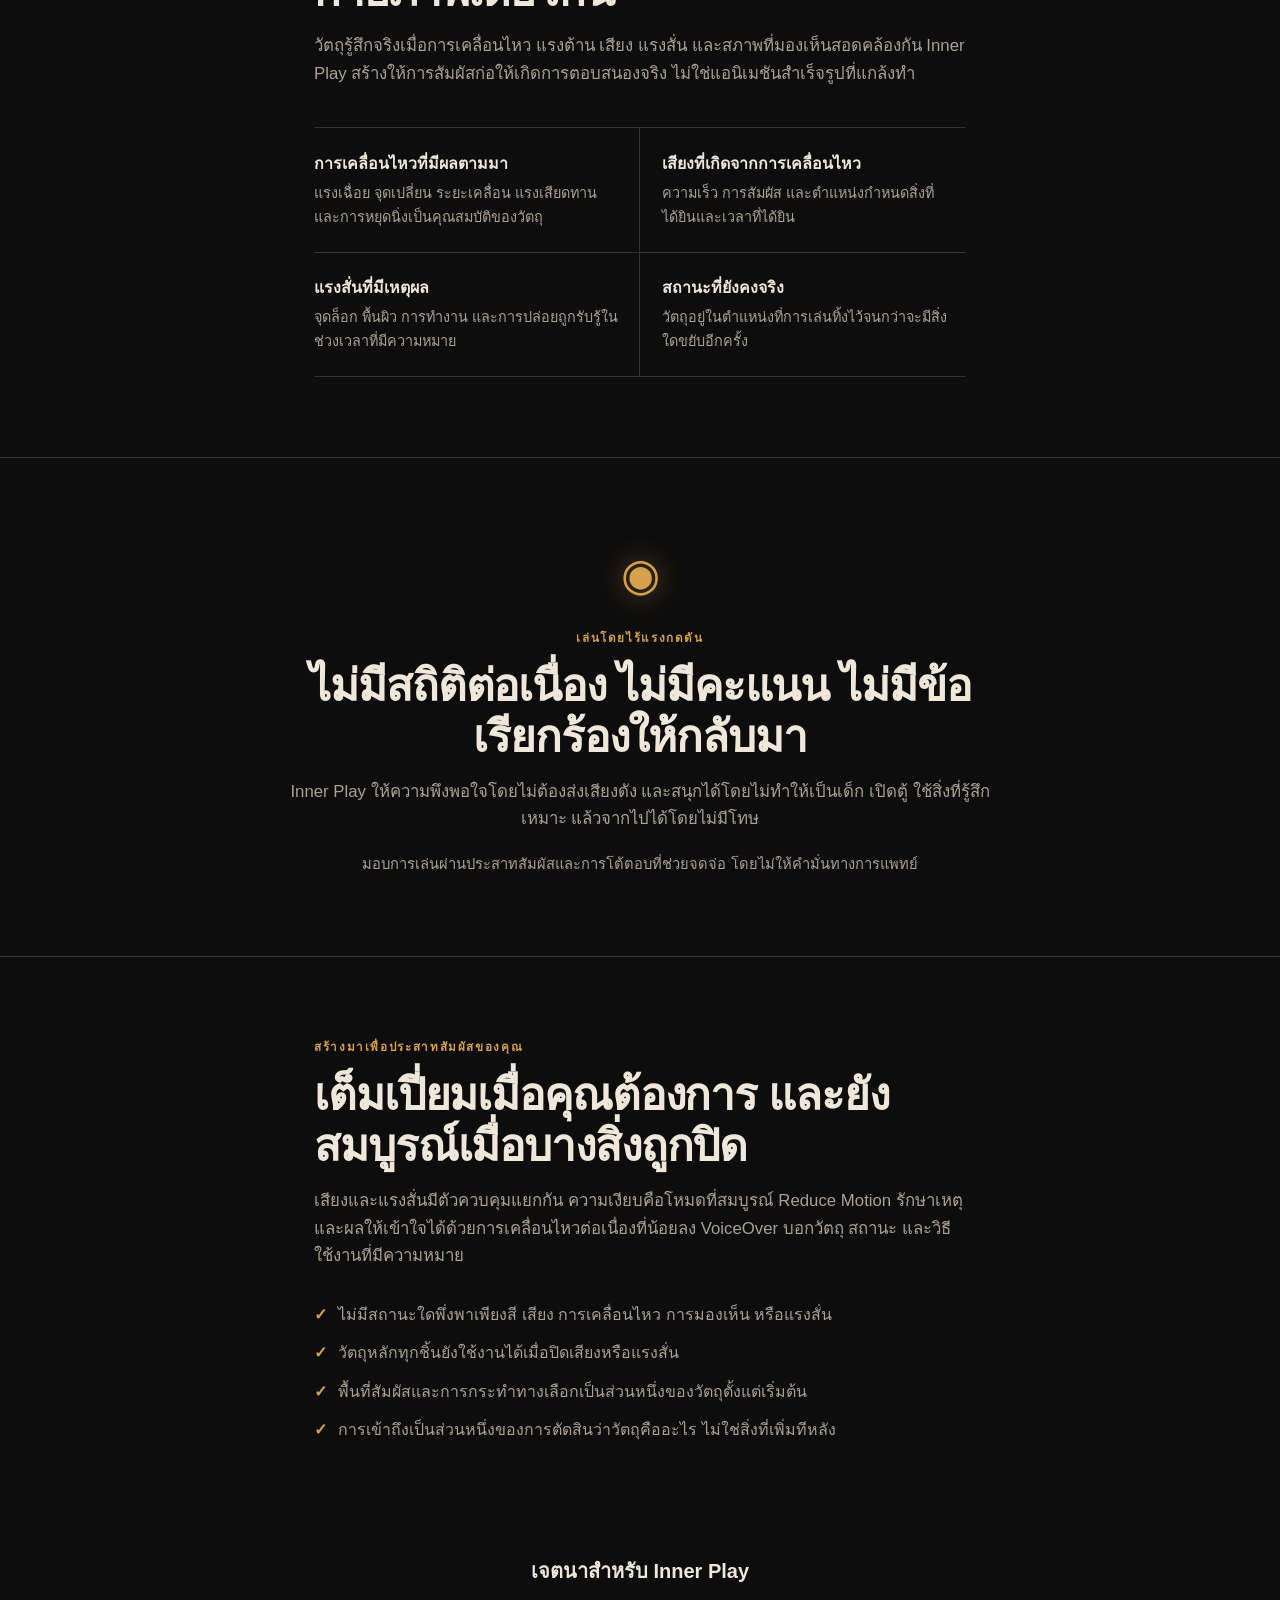
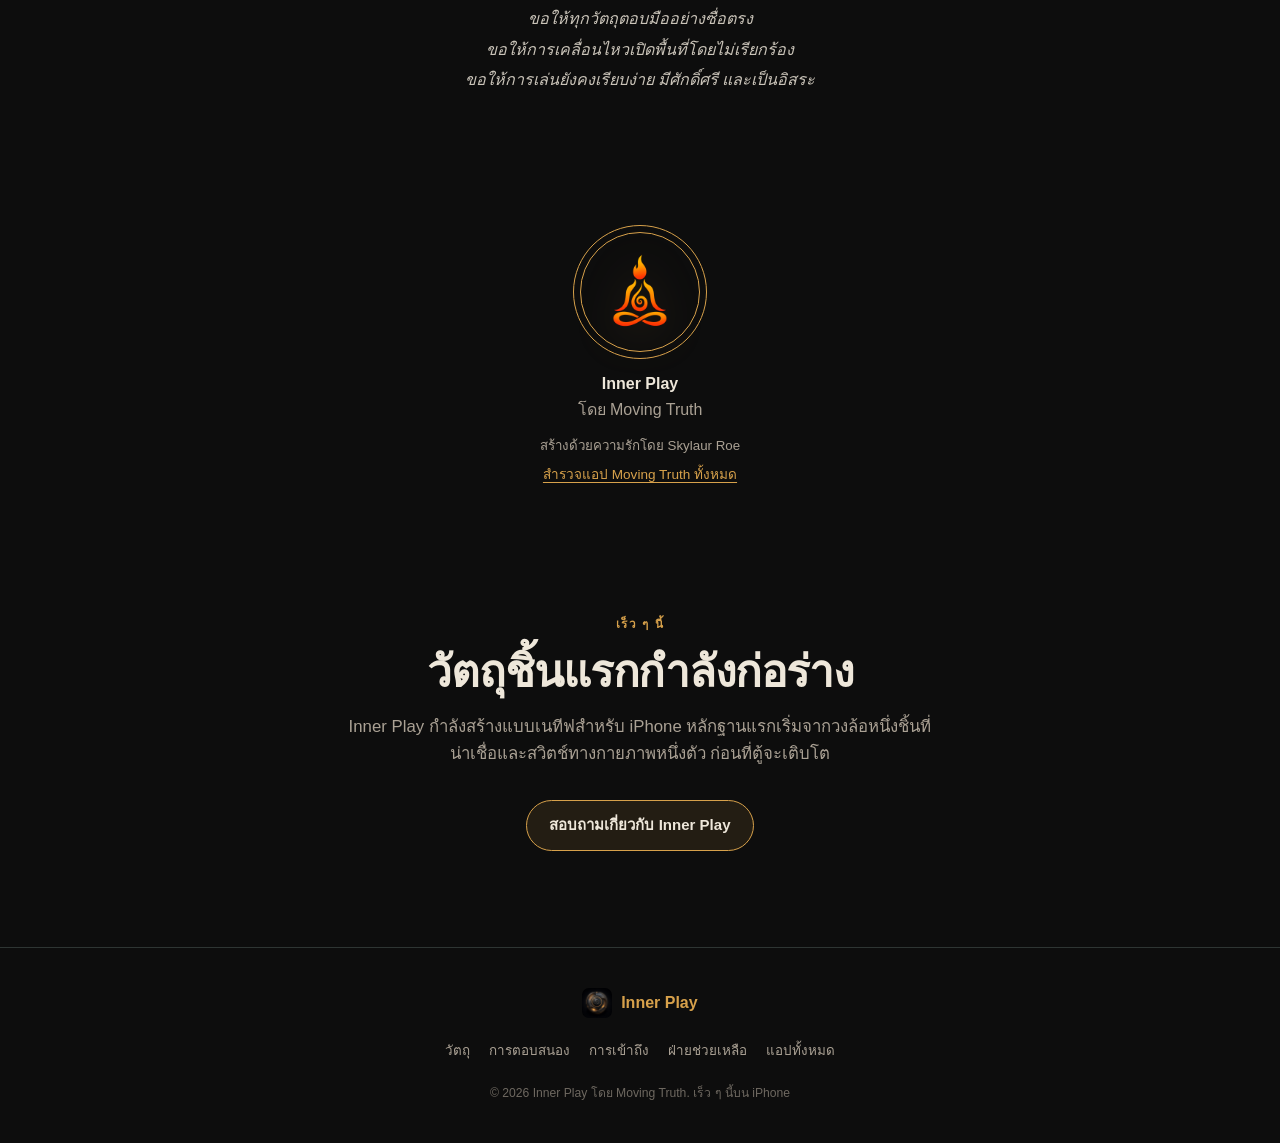
<file: th/index.html>
<!DOCTYPE html>
<html lang="th">
<head>
  <meta charset="UTF-8">
  <meta name="viewport" content="width=device-width, initial-scale=1.0">
  <meta name="theme-color" content="#0D0D0D">
  <meta name="description" content="Inner Play คือตู้เล็กอันสงบของวัตถุดิจิทัลที่สัมผัสได้: การเคลื่อนไหว เสียง และแรงสั่นที่น่าเชื่อสำหรับมือที่อยากเคลื่อนไหว เร็ว ๆ นี้บน iPhone">
  <meta property="og:title" content="Inner Play — โดย Moving Truth">
  <meta property="og:description" content="บางสิ่งสำหรับมือ พื้นที่สำหรับใจ">
  <meta property="og:type" content="website">
  <meta property="og:url" content="https://inner-play.movingtruth.com/th/">
  <meta property="og:image" content="https://inner-play.movingtruth.com/assets/icon.png?v=20261030">
  <meta name="twitter:card" content="summary_large_image">
  <title>Inner Play — โดย Moving Truth</title>
  <link rel="icon" type="image/png" href="../assets/icon.png?v=20261030">
  <link rel="apple-touch-icon" href="../assets/icon.png?v=20261030">
  <link rel="stylesheet" href="../styles.css">
  <script src="site.js" defer></script>











































<!-- family-localization-meta:start -->
<link rel="canonical" href="https://inner-play.movingtruth.com/th/">
<link rel="alternate" hreflang="en" href="https://inner-play.movingtruth.com/">
<link rel="alternate" hreflang="fr" href="https://inner-play.movingtruth.com/fr/">
<link rel="alternate" hreflang="es" href="https://inner-play.movingtruth.com/es/">
<link rel="alternate" hreflang="de" href="https://inner-play.movingtruth.com/de/">
<link rel="alternate" hreflang="pt-BR" href="https://inner-play.movingtruth.com/pt-BR/">
<link rel="alternate" hreflang="it" href="https://inner-play.movingtruth.com/it/">
<link rel="alternate" hreflang="nl" href="https://inner-play.movingtruth.com/nl/">
<link rel="alternate" hreflang="hi" href="https://inner-play.movingtruth.com/hi/">
<link rel="alternate" hreflang="ar" href="https://inner-play.movingtruth.com/ar/">
<link rel="alternate" hreflang="zh-Hans" href="https://inner-play.movingtruth.com/zh-Hans/">
<link rel="alternate" hreflang="ja" href="https://inner-play.movingtruth.com/ja/">
<link rel="alternate" hreflang="ko" href="https://inner-play.movingtruth.com/ko/">
<link rel="alternate" hreflang="ru" href="https://inner-play.movingtruth.com/ru/">
<link rel="alternate" hreflang="th" href="https://inner-play.movingtruth.com/th/">
<link rel="alternate" hreflang="x-default" href="https://inner-play.movingtruth.com/">
<!-- family-localization-meta:end -->

<!-- family-localization-style:start -->
<style>
  .family-language{position:absolute;z-index:900;inset-block-start:4.75rem;inset-inline-end:1rem;color:#e8e0d0;font:600 .75rem/1.2 -apple-system,BlinkMacSystemFont,"Segoe UI",sans-serif}
  .family-language details{position:relative}
  .family-language summary{min-block-size:2.6rem;display:flex;align-items:center;gap:.55rem;padding:.3rem .75rem;list-style:none;border:1px solid rgba(201,168,76,.24);border-radius:999px;background:rgba(13,13,13,.82);cursor:pointer;backdrop-filter:blur(12px)}
  .family-language summary::-webkit-details-marker{display:none}
  .family-language summary::after{content:"⌄";font-size:1rem;color:#c9a84c}
  .family-language details[open] summary::after{transform:rotate(180deg)}
  .family-language__label{position:absolute;inline-size:1px;block-size:1px;padding:0;margin:-1px;overflow:hidden;clip:rect(0,0,0,0);white-space:nowrap;border:0}
  .family-language__menu{position:absolute;inset-block-start:calc(100% + .45rem);inset-inline-end:0;min-inline-size:12rem;max-block-size:min(65vh,28rem);overflow:auto;display:grid;gap:.2rem;padding:.4rem;border:1px solid rgba(201,168,76,.24);border-radius:16px;background:rgba(13,13,13,.97);box-shadow:0 16px 45px rgba(0,0,0,.42);backdrop-filter:blur(16px)}
  .family-language a{min-block-size:2.5rem;display:flex;align-items:center;padding:0 .7rem;border-radius:10px;color:inherit;text-decoration:none;white-space:nowrap}
  .family-language a:hover,.family-language a:focus-visible{background:rgba(201,168,76,.16);outline:2px solid transparent}
  .family-language a[aria-current="page"]{background:#c9a84c;color:#111}
  .language-suggestion{position:fixed;z-index:1100;inset-inline:50%;inset-block-end:1rem;transform:translateX(-50%);inline-size:min(calc(100% - 2rem),42rem);display:flex;align-items:center;justify-content:center;gap:.7rem;flex-wrap:wrap;padding:.8rem 1rem;border:1px solid rgba(201,168,76,.42);border-radius:16px;background:rgba(13,13,13,.96);color:#e8e0d0;font:600 .88rem/1.4 -apple-system,BlinkMacSystemFont,"Segoe UI",sans-serif;box-shadow:0 16px 45px rgba(0,0,0,.42);backdrop-filter:blur(16px)}
  .language-suggestion p{margin:0;color:#e8e0d0}
  .language-suggestion a,.language-suggestion button{min-block-size:2.35rem;display:inline-flex;align-items:center;padding:0 .8rem;border:1px solid rgba(201,168,76,.5);border-radius:999px;background:transparent;color:#e8e0d0;font:inherit;text-decoration:none;cursor:pointer}
  .language-suggestion a{background:#c9a84c;color:#111}
  .language-suggestion a:focus-visible,.language-suggestion button:focus-visible{outline:2px solid #f1d47a;outline-offset:2px}
  @media (max-width:700px){.family-language{inset-block-start:4.8rem;inset-inline-end:.75rem}}
</style>
<!-- family-localization-style:end -->
<!-- family-localization-script:start -->
<script src="../localization/language-preference.js" defer></script>
<!-- family-localization-script:end -->
</head>
<body class="play">
<!-- family-localization:start -->
<div class="family-language">
<details>
<summary><span class="family-language__label">ภาษา</span><span>ไทย</span></summary>
<nav class="family-language__menu" aria-label="ภาษา">
  <a href="https://inner-play.movingtruth.com/" lang="en" data-language-choice="en">English</a>
  <a href="https://inner-play.movingtruth.com/fr/" lang="fr" data-language-choice="fr">Français</a>
  <a href="https://inner-play.movingtruth.com/es/" lang="es" data-language-choice="es">Español</a>
  <a href="https://inner-play.movingtruth.com/de/" lang="de" data-language-choice="de">Deutsch</a>
  <a href="https://inner-play.movingtruth.com/pt-BR/" lang="pt-BR" data-language-choice="pt-BR">Português (Brasil)</a>
  <a href="https://inner-play.movingtruth.com/it/" lang="it" data-language-choice="it">Italiano</a>
  <a href="https://inner-play.movingtruth.com/nl/" lang="nl" data-language-choice="nl">Nederlands</a>
  <a href="https://inner-play.movingtruth.com/hi/" lang="hi" data-language-choice="hi">हिन्दी</a>
  <a href="https://inner-play.movingtruth.com/ar/" lang="ar" data-language-choice="ar">العربية</a>
  <a href="https://inner-play.movingtruth.com/zh-Hans/" lang="zh-Hans" data-language-choice="zh-Hans">简体中文</a>
  <a href="https://inner-play.movingtruth.com/ja/" lang="ja" data-language-choice="ja">日本語</a>
  <a href="https://inner-play.movingtruth.com/ko/" lang="ko" data-language-choice="ko">한국어</a>
  <a href="https://inner-play.movingtruth.com/ru/" lang="ru" data-language-choice="ru">Русский</a>
  <a href="https://inner-play.movingtruth.com/th/" lang="th" data-language-choice="th" aria-current="page">ไทย</a>
</nav>
</details>
</div>
<!-- family-localization:end -->
  <a class="skip-link" href="#main-content">ข้ามไปยังเนื้อหาหลัก</a>

  <div class="living-canvas" aria-hidden="true">
    <div class="living-canvas__gradient"></div>
    <div class="living-canvas__glow"></div>
    <div class="living-canvas__motes" id="motes"></div>
    <svg class="living-canvas__corners" id="corner-spirals"></svg>
  </div>

  <header class="site-nav" role="banner">
    <a class="site-nav__brand" href="#top" aria-label="หน้าหลัก Inner Play">
      <img src="../assets/icon.png?v=20261030" alt="">
      <span>Inner Play</span>
    </a>
    <button class="site-nav__toggle" type="button" aria-expanded="false" aria-controls="site-links">
      <span class="sr-only">เปิดเมนูนำทาง</span>
      <span aria-hidden="true"></span><span aria-hidden="true"></span><span aria-hidden="true"></span>
    </button>
    <nav aria-label="เมนูนำทางหลัก">
      <ul class="site-nav__links" id="site-links">
        <li><a href="#objects">วัตถุ</a></li>
        <li><a href="#response">การตอบสนอง</a></li>
        <li><a href="#access">สร้างมาเพื่อประสาทสัมผัสของคุณ</a></li>
        <li><a href="#availability">การวางจำหน่าย</a></li>
        <li><a href="https://apps.movingtruth.com/th/">แอปทั้งหมด</a></li>
      </ul>
    </nav>
  </header>

  <main id="main-content">
    <section class="hero" id="top" aria-labelledby="hero-title">
      <div class="hero__icon-wrap">
        <div class="hero__icon-glow"></div>
        <img class="hero__icon" src="../assets/icon.png?v=20261030" alt="Inner Play — ไอคอนแอป">
      </div>
      <span class="hero__eyebrow">ตัวอย่างแอป</span>
      <h1 class="hero__name hero__name--product" id="hero-title">Inner Play</h1>
      <p class="hero__promise">บางสิ่งสำหรับมือ พื้นที่สำหรับใจ</p>
      <div class="hero__actions">
        <span class="button button--quiet" aria-label="เร็ว ๆ นี้บน iPhone">เร็ว ๆ นี้</span>
        <a class="button button--outline" href="#objects">เปิดตู้</a>
      </div>
      <p class="hero__scroll" aria-hidden="true">เลื่อนแล้วเอื้อมมือเข้าไป</p>
    </section>

    <div class="dot-row" aria-hidden="true">
      <span></span><span></span><span></span><span></span><span></span><span></span><span></span><span></span><span></span>
    </div>

    <section class="intro" aria-labelledby="purpose-title">
      <h2 id="purpose-title">เหมือนเปิดลิ้นชักที่เต็มไปด้วยของทำอย่างดีในห้องอันเงียบสงบ</h2>
      <p>Inner Play คือตู้เล็กของวัตถุดิจิทัลที่สัมผัสได้ หมุนสิ่งที่มีน้ำหนัก ข้ามจุดเปลี่ยนของสวิตช์ หมุน เลื่อน กด ค้าง แล้วปล่อย—สัมผัสว่าวัตถุตอบอย่างซื่อตรง</p>
      <p class="intro__trust">ไม่ใช่งาน ไม่ใช่บทเรียน ไม่ใช่คะแนนที่ต้องเพิ่ม เป็นเพียงที่ให้มือได้ไป</p>
    </section>

    <section class="feature-flow" id="objects" aria-label="วิธีเล่นกับ Inner Play">
      <ul class="feature-flow__list feature-flow__list--four">
        <li style="--feature:#D7A14B"><span aria-hidden="true">◎</span><strong>หมุน</strong></li>
        <li style="--feature:#8FAAA3"><span aria-hidden="true">↕</span><strong>สลับ</strong></li>
        <li style="--feature:#C17D46"><span aria-hidden="true">↔</span><strong>เลื่อน</strong></li>
        <li style="--feature:#E0C688"><span aria-hidden="true">●</span><strong>กดค้าง</strong></li>
      </ul>
    </section>

    <section class="statement" id="response" aria-labelledby="response-title">
      <span class="eyebrow">มือเชื่อหรือไม่ว่าสิ่งนี้จริง</span>
      <h2 id="response-title">ทุกการตอบสนองมาจากสถานะทางกายภาพเดียวกัน</h2>
      <p>วัตถุรู้สึกจริงเมื่อการเคลื่อนไหว แรงต้าน เสียง แรงสั่น และสภาพที่มองเห็นสอดคล้องกัน Inner Play สร้างให้การสัมผัสก่อให้เกิดการตอบสนองจริง ไม่ใช่แอนิเมชันสำเร็จรูปที่แกล้งทำ</p>
      <div class="capability-lines" role="list">
        <div role="listitem"><strong>การเคลื่อนไหวที่มีผลตามมา</strong><span>แรงเฉื่อย จุดเปลี่ยน ระยะเคลื่อน แรงเสียดทาน และการหยุดนิ่งเป็นคุณสมบัติของวัตถุ</span></div>
        <div role="listitem"><strong>เสียงที่เกิดจากการเคลื่อนไหว</strong><span>ความเร็ว การสัมผัส และตำแหน่งกำหนดสิ่งที่ได้ยินและเวลาที่ได้ยิน</span></div>
        <div role="listitem"><strong>แรงสั่นที่มีเหตุผล</strong><span>จุดล็อก พื้นผิว การทำงาน และการปล่อยถูกรับรู้ในช่วงเวลาที่มีความหมาย</span></div>
        <div role="listitem"><strong>สถานะที่ยังคงจริง</strong><span>วัตถุอยู่ในตำแหน่งที่การเล่นทิ้งไว้จนกว่าจะมีสิ่งใดขยับอีกครั้ง</span></div>
      </div>
    </section>

    <section class="statement statement--bordered" aria-labelledby="quiet-title">
      <span class="statement__symbol" aria-hidden="true">◉</span>
      <span class="eyebrow">เล่นโดยไร้แรงกดดัน</span>
      <h2 id="quiet-title">ไม่มีสถิติต่อเนื่อง ไม่มีคะแนน ไม่มีข้อเรียกร้องให้กลับมา</h2>
      <p>Inner Play ให้ความพึงพอใจโดยไม่ต้องส่งเสียงดัง และสนุกได้โดยไม่ทำให้เป็นเด็ก เปิดตู้ ใช้สิ่งที่รู้สึกเหมาะ แล้วจากไปได้โดยไม่มีโทษ</p>
      <p class="statement__note">มอบการเล่นผ่านประสาทสัมผัสและการโต้ตอบที่ช่วยจดจ่อ โดยไม่ให้คำมั่นทางการแพทย์</p>
    </section>

    <section class="statement" id="access" aria-labelledby="access-title">
      <span class="eyebrow">สร้างมาเพื่อประสาทสัมผัสของคุณ</span>
      <h2 id="access-title">เต็มเปี่ยมเมื่อคุณต้องการ และยังสมบูรณ์เมื่อบางสิ่งถูกปิด</h2>
      <p>เสียงและแรงสั่นมีตัวควบคุมแยกกัน ความเงียบคือโหมดที่สมบูรณ์ Reduce Motion รักษาเหตุและผลให้เข้าใจได้ด้วยการเคลื่อนไหวต่อเนื่องที่น้อยลง VoiceOver บอกวัตถุ สถานะ และวิธีใช้งานที่มีความหมาย</p>
      <ul class="truth-list">
        <li>ไม่มีสถานะใดพึ่งพาเพียงสี เสียง การเคลื่อนไหว การมองเห็น หรือแรงสั่น</li>
        <li>วัตถุหลักทุกชิ้นยังใช้งานได้เมื่อปิดเสียงหรือแรงสั่น</li>
        <li>พื้นที่สัมผัสและการกระทำทางเลือกเป็นส่วนหนึ่งของวัตถุตั้งแต่เริ่มต้น</li>
        <li>การเข้าถึงเป็นส่วนหนึ่งของการตัดสินว่าวัตถุคืออะไร ไม่ใช่สิ่งที่เพิ่มทีหลัง</li>
      </ul>
    </section>

    <section class="blessing" aria-labelledby="blessing-title">
      <h2 id="blessing-title">เจตนาสำหรับ Inner Play</h2>
      <p>ขอให้ทุกวัตถุตอบมืออย่างซื่อตรง<br>ขอให้การเคลื่อนไหวเปิดพื้นที่โดยไม่เรียกร้อง<br>ขอให้การเล่นยังคงเรียบง่าย มีศักดิ์ศรี และเป็นอิสระ</p>
    </section>

    <section class="moving-truth" aria-label="เกี่ยวกับ Moving Truth">
      <a class="moving-truth__ring" href="https://movingtruth.com" aria-label="Moving Truth เปิด movingtruth.com">
        <img src="../assets/moving-truth-logo.png" alt="โลโก้ Moving Truth">
      </a>
      <strong>Inner Play</strong>
      <span>โดย Moving Truth</span>
      <small>สร้างด้วยความรักโดย Skylaur Roe</small>
      <a href="https://apps.movingtruth.com/th/">สำรวจแอป Moving Truth ทั้งหมด</a>
    </section>

    <section class="closing" id="availability" aria-labelledby="availability-title">
      <span class="eyebrow">เร็ว ๆ นี้</span>
      <h2 id="availability-title">วัตถุชิ้นแรกกำลังก่อร่าง</h2>
      <p>Inner Play กำลังสร้างแบบเนทีฟสำหรับ iPhone หลักฐานแรกเริ่มจากวงล้อหนึ่งชิ้นที่น่าเชื่อและสวิตช์ทางกายภาพหนึ่งตัว ก่อนที่ตู้จะเติบโต</p>
      <a class="button button--outline" href="mailto:support@movingtruth.com?subject=Inner%20Play">สอบถามเกี่ยวกับ Inner Play</a>
    </section>
  </main>

  <footer>
    <div class="footer__brand"><img src="../assets/icon.png?v=20261030" alt=""><strong>Inner Play</strong></div>
    <nav aria-label="เมนูนำทางส่วนท้าย">
      <ul>
        <li><a href="#objects">วัตถุ</a></li>
        <li><a href="#response">การตอบสนอง</a></li>
        <li><a href="#access">การเข้าถึง</a></li>
        <li><a href="mailto:support@movingtruth.com">ฝ่ายช่วยเหลือ</a></li>
        <li><a href="https://apps.movingtruth.com/th/">แอปทั้งหมด</a></li>
      </ul>
    </nav>
    <p>© 2026 Inner Play โดย Moving Truth. เร็ว ๆ นี้บน iPhone</p>
  </footer>
</body>
</html>
</file>
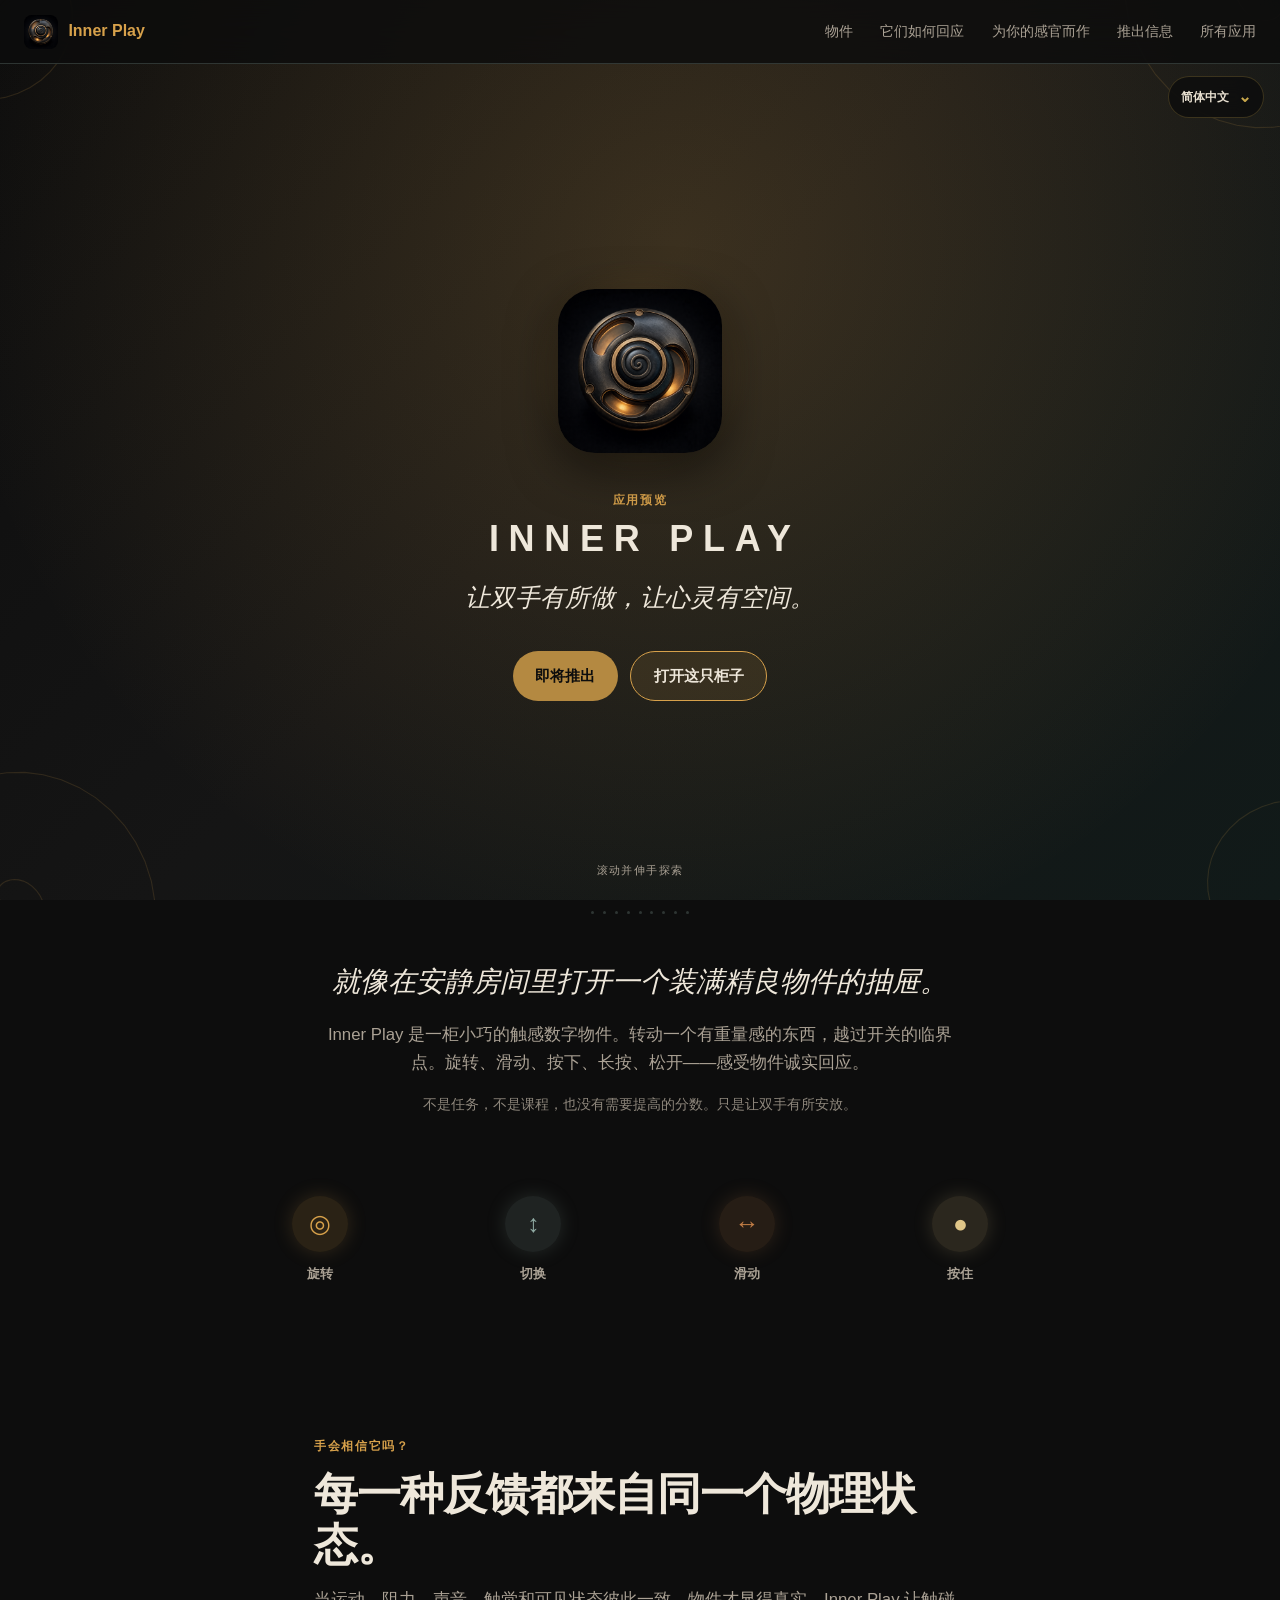
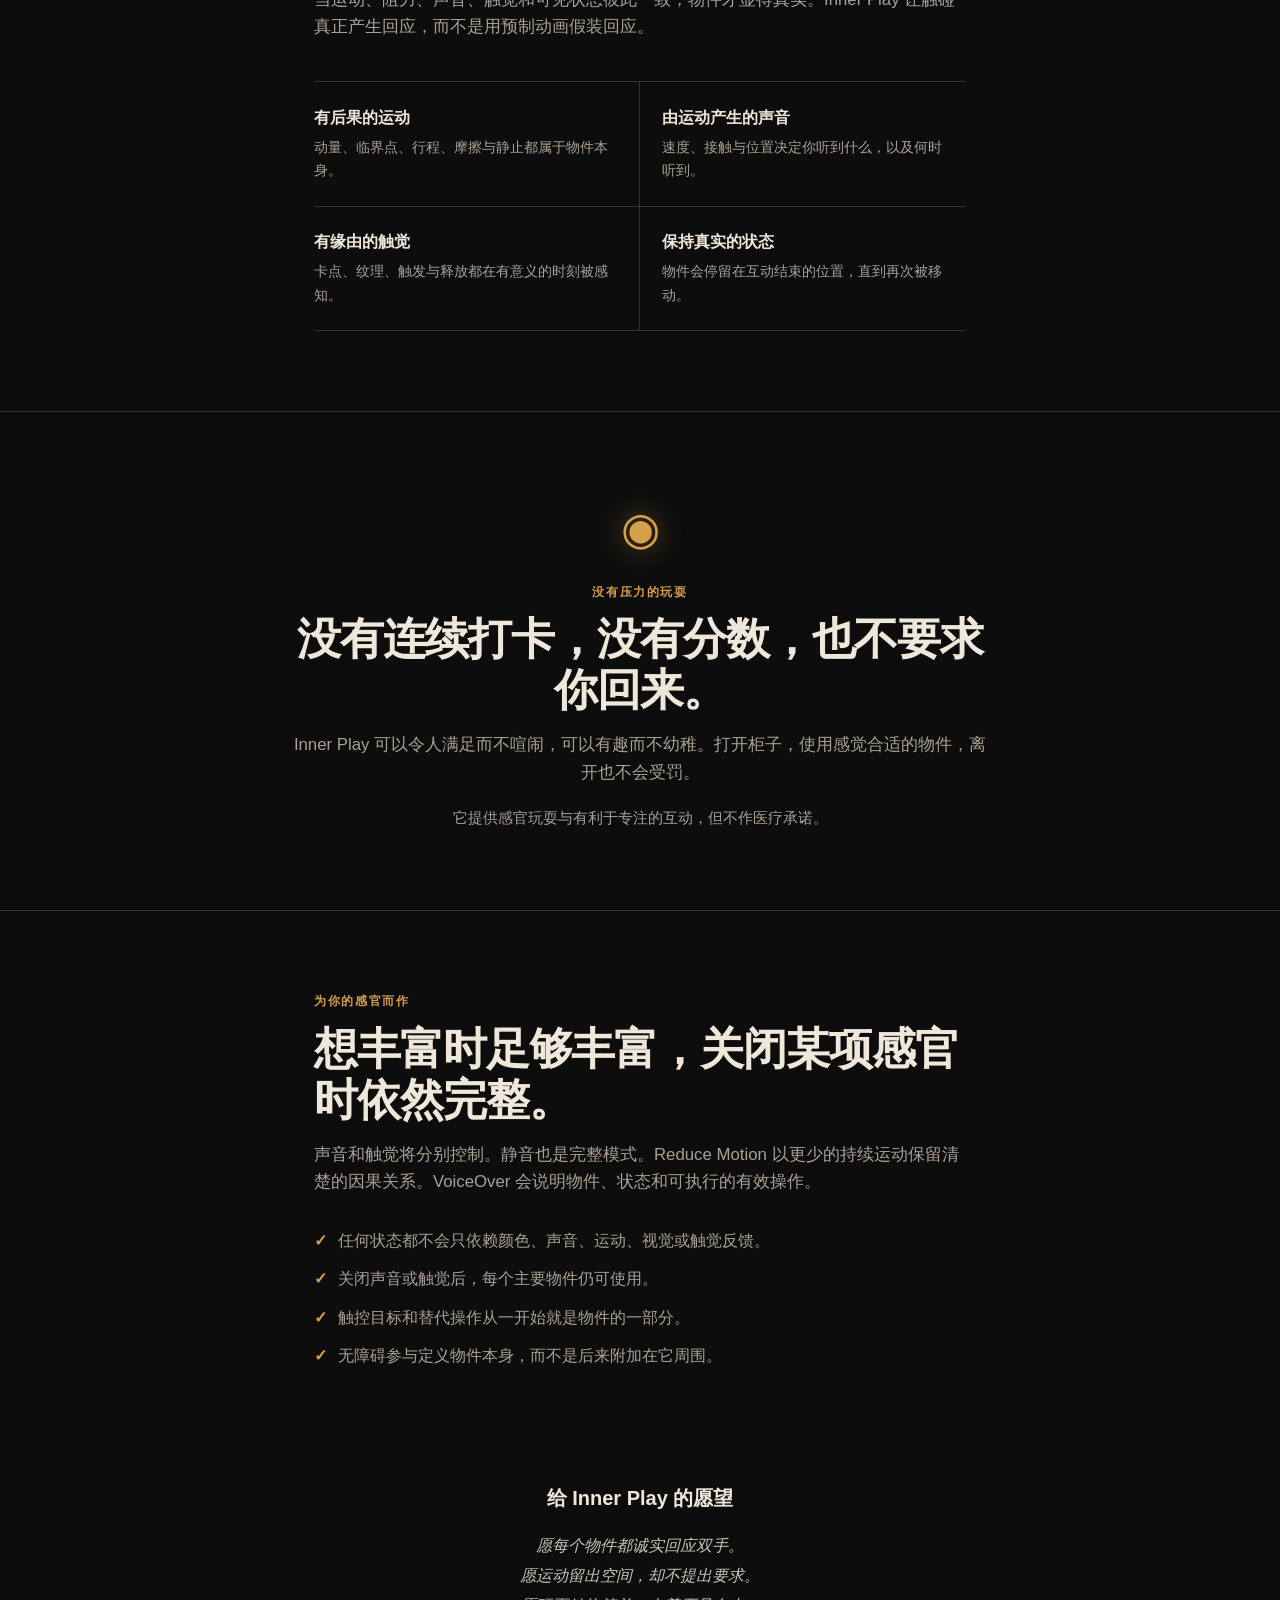
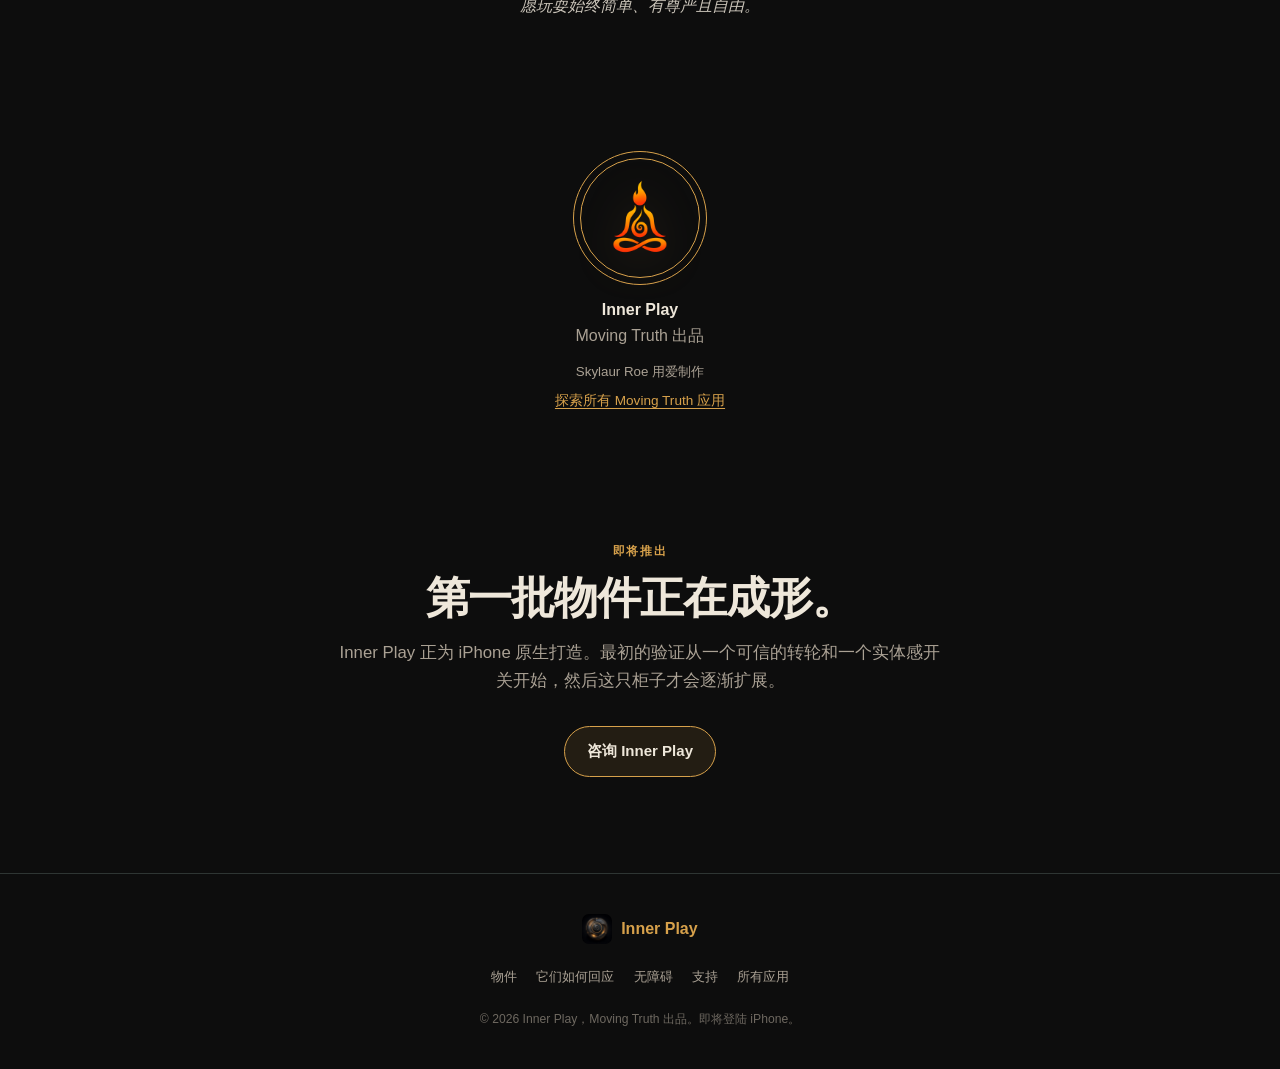
<file: zh-Hans/index.html>
<!DOCTYPE html>
<html lang="zh-Hans">
<head>
  <meta charset="UTF-8">
  <meta name="viewport" content="width=device-width, initial-scale=1.0">
  <meta name="theme-color" content="#0D0D0D">
  <meta name="description" content="Inner Play 是一柜安静的触感数字物件：为停不下来的双手带来可信的运动、声音与触觉。即将登陆 iPhone。">
  <meta property="og:title" content="Inner Play — Moving Truth 出品">
  <meta property="og:description" content="让双手有所做，让心灵有空间。">
  <meta property="og:type" content="website">
  <meta property="og:url" content="https://inner-play.movingtruth.com/zh-Hans/">
  <meta property="og:image" content="https://inner-play.movingtruth.com/assets/icon.png?v=20261030">
  <meta name="twitter:card" content="summary_large_image">
  <title>Inner Play — Moving Truth 出品</title>
  <link rel="icon" type="image/png" href="../assets/icon.png?v=20261030">
  <link rel="apple-touch-icon" href="../assets/icon.png?v=20261030">
  <link rel="stylesheet" href="../styles.css">
  <script src="site.js" defer></script>











































<!-- family-localization-meta:start -->
<link rel="canonical" href="https://inner-play.movingtruth.com/zh-Hans/">
<link rel="alternate" hreflang="en" href="https://inner-play.movingtruth.com/">
<link rel="alternate" hreflang="fr" href="https://inner-play.movingtruth.com/fr/">
<link rel="alternate" hreflang="es" href="https://inner-play.movingtruth.com/es/">
<link rel="alternate" hreflang="de" href="https://inner-play.movingtruth.com/de/">
<link rel="alternate" hreflang="pt-BR" href="https://inner-play.movingtruth.com/pt-BR/">
<link rel="alternate" hreflang="it" href="https://inner-play.movingtruth.com/it/">
<link rel="alternate" hreflang="nl" href="https://inner-play.movingtruth.com/nl/">
<link rel="alternate" hreflang="hi" href="https://inner-play.movingtruth.com/hi/">
<link rel="alternate" hreflang="ar" href="https://inner-play.movingtruth.com/ar/">
<link rel="alternate" hreflang="zh-Hans" href="https://inner-play.movingtruth.com/zh-Hans/">
<link rel="alternate" hreflang="ja" href="https://inner-play.movingtruth.com/ja/">
<link rel="alternate" hreflang="ko" href="https://inner-play.movingtruth.com/ko/">
<link rel="alternate" hreflang="ru" href="https://inner-play.movingtruth.com/ru/">
<link rel="alternate" hreflang="th" href="https://inner-play.movingtruth.com/th/">
<link rel="alternate" hreflang="x-default" href="https://inner-play.movingtruth.com/">
<!-- family-localization-meta:end -->

<!-- family-localization-style:start -->
<style>
  .family-language{position:absolute;z-index:900;inset-block-start:4.75rem;inset-inline-end:1rem;color:#e8e0d0;font:600 .75rem/1.2 -apple-system,BlinkMacSystemFont,"Segoe UI",sans-serif}
  .family-language details{position:relative}
  .family-language summary{min-block-size:2.6rem;display:flex;align-items:center;gap:.55rem;padding:.3rem .75rem;list-style:none;border:1px solid rgba(201,168,76,.24);border-radius:999px;background:rgba(13,13,13,.82);cursor:pointer;backdrop-filter:blur(12px)}
  .family-language summary::-webkit-details-marker{display:none}
  .family-language summary::after{content:"⌄";font-size:1rem;color:#c9a84c}
  .family-language details[open] summary::after{transform:rotate(180deg)}
  .family-language__label{position:absolute;inline-size:1px;block-size:1px;padding:0;margin:-1px;overflow:hidden;clip:rect(0,0,0,0);white-space:nowrap;border:0}
  .family-language__menu{position:absolute;inset-block-start:calc(100% + .45rem);inset-inline-end:0;min-inline-size:12rem;max-block-size:min(65vh,28rem);overflow:auto;display:grid;gap:.2rem;padding:.4rem;border:1px solid rgba(201,168,76,.24);border-radius:16px;background:rgba(13,13,13,.97);box-shadow:0 16px 45px rgba(0,0,0,.42);backdrop-filter:blur(16px)}
  .family-language a{min-block-size:2.5rem;display:flex;align-items:center;padding:0 .7rem;border-radius:10px;color:inherit;text-decoration:none;white-space:nowrap}
  .family-language a:hover,.family-language a:focus-visible{background:rgba(201,168,76,.16);outline:2px solid transparent}
  .family-language a[aria-current="page"]{background:#c9a84c;color:#111}
  .language-suggestion{position:fixed;z-index:1100;inset-inline:50%;inset-block-end:1rem;transform:translateX(-50%);inline-size:min(calc(100% - 2rem),42rem);display:flex;align-items:center;justify-content:center;gap:.7rem;flex-wrap:wrap;padding:.8rem 1rem;border:1px solid rgba(201,168,76,.42);border-radius:16px;background:rgba(13,13,13,.96);color:#e8e0d0;font:600 .88rem/1.4 -apple-system,BlinkMacSystemFont,"Segoe UI",sans-serif;box-shadow:0 16px 45px rgba(0,0,0,.42);backdrop-filter:blur(16px)}
  .language-suggestion p{margin:0;color:#e8e0d0}
  .language-suggestion a,.language-suggestion button{min-block-size:2.35rem;display:inline-flex;align-items:center;padding:0 .8rem;border:1px solid rgba(201,168,76,.5);border-radius:999px;background:transparent;color:#e8e0d0;font:inherit;text-decoration:none;cursor:pointer}
  .language-suggestion a{background:#c9a84c;color:#111}
  .language-suggestion a:focus-visible,.language-suggestion button:focus-visible{outline:2px solid #f1d47a;outline-offset:2px}
  @media (max-width:700px){.family-language{inset-block-start:4.8rem;inset-inline-end:.75rem}}
</style>
<!-- family-localization-style:end -->
<!-- family-localization-script:start -->
<script src="../localization/language-preference.js" defer></script>
<!-- family-localization-script:end -->
</head>
<body class="play">
<!-- family-localization:start -->
<div class="family-language">
<details>
<summary><span class="family-language__label">语言</span><span>简体中文</span></summary>
<nav class="family-language__menu" aria-label="语言">
  <a href="https://inner-play.movingtruth.com/" lang="en" data-language-choice="en">English</a>
  <a href="https://inner-play.movingtruth.com/fr/" lang="fr" data-language-choice="fr">Français</a>
  <a href="https://inner-play.movingtruth.com/es/" lang="es" data-language-choice="es">Español</a>
  <a href="https://inner-play.movingtruth.com/de/" lang="de" data-language-choice="de">Deutsch</a>
  <a href="https://inner-play.movingtruth.com/pt-BR/" lang="pt-BR" data-language-choice="pt-BR">Português (Brasil)</a>
  <a href="https://inner-play.movingtruth.com/it/" lang="it" data-language-choice="it">Italiano</a>
  <a href="https://inner-play.movingtruth.com/nl/" lang="nl" data-language-choice="nl">Nederlands</a>
  <a href="https://inner-play.movingtruth.com/hi/" lang="hi" data-language-choice="hi">हिन्दी</a>
  <a href="https://inner-play.movingtruth.com/ar/" lang="ar" data-language-choice="ar">العربية</a>
  <a href="https://inner-play.movingtruth.com/zh-Hans/" lang="zh-Hans" data-language-choice="zh-Hans" aria-current="page">简体中文</a>
  <a href="https://inner-play.movingtruth.com/ja/" lang="ja" data-language-choice="ja">日本語</a>
  <a href="https://inner-play.movingtruth.com/ko/" lang="ko" data-language-choice="ko">한국어</a>
  <a href="https://inner-play.movingtruth.com/ru/" lang="ru" data-language-choice="ru">Русский</a>
  <a href="https://inner-play.movingtruth.com/th/" lang="th" data-language-choice="th">ไทย</a>
</nav>
</details>
</div>
<!-- family-localization:end -->
  <a class="skip-link" href="#main-content">跳到主要内容</a>

  <div class="living-canvas" aria-hidden="true">
    <div class="living-canvas__gradient"></div>
    <div class="living-canvas__glow"></div>
    <div class="living-canvas__motes" id="motes"></div>
    <svg class="living-canvas__corners" id="corner-spirals"></svg>
  </div>

  <header class="site-nav" role="banner">
    <a class="site-nav__brand" href="#top" aria-label="Inner Play 主页">
      <img src="../assets/icon.png?v=20261030" alt="">
      <span>Inner Play</span>
    </a>
    <button class="site-nav__toggle" type="button" aria-expanded="false" aria-controls="site-links">
      <span class="sr-only">打开导航</span>
      <span aria-hidden="true"></span><span aria-hidden="true"></span><span aria-hidden="true"></span>
    </button>
    <nav aria-label="主导航">
      <ul class="site-nav__links" id="site-links">
        <li><a href="#objects">物件</a></li>
        <li><a href="#response">它们如何回应</a></li>
        <li><a href="#access">为你的感官而作</a></li>
        <li><a href="#availability">推出信息</a></li>
        <li><a href="https://apps.movingtruth.com/zh-Hans/">所有应用</a></li>
      </ul>
    </nav>
  </header>

  <main id="main-content">
    <section class="hero" id="top" aria-labelledby="hero-title">
      <div class="hero__icon-wrap">
        <div class="hero__icon-glow"></div>
        <img class="hero__icon" src="../assets/icon.png?v=20261030" alt="Inner Play — 应用图标">
      </div>
      <span class="hero__eyebrow">应用预览</span>
      <h1 class="hero__name hero__name--product" id="hero-title">Inner Play</h1>
      <p class="hero__promise">让双手有所做，让心灵有空间。</p>
      <div class="hero__actions">
        <span class="button button--quiet" aria-label="即将登陆 iPhone">即将推出</span>
        <a class="button button--outline" href="#objects">打开这只柜子</a>
      </div>
      <p class="hero__scroll" aria-hidden="true">滚动并伸手探索</p>
    </section>

    <div class="dot-row" aria-hidden="true">
      <span></span><span></span><span></span><span></span><span></span><span></span><span></span><span></span><span></span>
    </div>

    <section class="intro" aria-labelledby="purpose-title">
      <h2 id="purpose-title">就像在安静房间里打开一个装满精良物件的抽屉。</h2>
      <p>Inner Play 是一柜小巧的触感数字物件。转动一个有重量感的东西，越过开关的临界点。旋转、滑动、按下、长按、松开——感受物件诚实回应。</p>
      <p class="intro__trust">不是任务，不是课程，也没有需要提高的分数。只是让双手有所安放。</p>
    </section>

    <section class="feature-flow" id="objects" aria-label="与 Inner Play 互动的方式">
      <ul class="feature-flow__list feature-flow__list--four">
        <li style="--feature:#D7A14B"><span aria-hidden="true">◎</span><strong>旋转</strong></li>
        <li style="--feature:#8FAAA3"><span aria-hidden="true">↕</span><strong>切换</strong></li>
        <li style="--feature:#C17D46"><span aria-hidden="true">↔</span><strong>滑动</strong></li>
        <li style="--feature:#E0C688"><span aria-hidden="true">●</span><strong>按住</strong></li>
      </ul>
    </section>

    <section class="statement" id="response" aria-labelledby="response-title">
      <span class="eyebrow">手会相信它吗？</span>
      <h2 id="response-title">每一种反馈都来自同一个物理状态。</h2>
      <p>当运动、阻力、声音、触觉和可见状态彼此一致，物件才显得真实。Inner Play 让触碰真正产生回应，而不是用预制动画假装回应。</p>
      <div class="capability-lines" role="list">
        <div role="listitem"><strong>有后果的运动</strong><span>动量、临界点、行程、摩擦与静止都属于物件本身。</span></div>
        <div role="listitem"><strong>由运动产生的声音</strong><span>速度、接触与位置决定你听到什么，以及何时听到。</span></div>
        <div role="listitem"><strong>有缘由的触觉</strong><span>卡点、纹理、触发与释放都在有意义的时刻被感知。</span></div>
        <div role="listitem"><strong>保持真实的状态</strong><span>物件会停留在互动结束的位置，直到再次被移动。</span></div>
      </div>
    </section>

    <section class="statement statement--bordered" aria-labelledby="quiet-title">
      <span class="statement__symbol" aria-hidden="true">◉</span>
      <span class="eyebrow">没有压力的玩耍</span>
      <h2 id="quiet-title">没有连续打卡，没有分数，也不要求你回来。</h2>
      <p>Inner Play 可以令人满足而不喧闹，可以有趣而不幼稚。打开柜子，使用感觉合适的物件，离开也不会受罚。</p>
      <p class="statement__note">它提供感官玩耍与有利于专注的互动，但不作医疗承诺。</p>
    </section>

    <section class="statement" id="access" aria-labelledby="access-title">
      <span class="eyebrow">为你的感官而作</span>
      <h2 id="access-title">想丰富时足够丰富，关闭某项感官时依然完整。</h2>
      <p>声音和触觉将分别控制。静音也是完整模式。Reduce Motion 以更少的持续运动保留清楚的因果关系。VoiceOver 会说明物件、状态和可执行的有效操作。</p>
      <ul class="truth-list">
        <li>任何状态都不会只依赖颜色、声音、运动、视觉或触觉反馈。</li>
        <li>关闭声音或触觉后，每个主要物件仍可使用。</li>
        <li>触控目标和替代操作从一开始就是物件的一部分。</li>
        <li>无障碍参与定义物件本身，而不是后来附加在它周围。</li>
      </ul>
    </section>

    <section class="blessing" aria-labelledby="blessing-title">
      <h2 id="blessing-title">给 Inner Play 的愿望</h2>
      <p>愿每个物件都诚实回应双手。<br>愿运动留出空间，却不提出要求。<br>愿玩耍始终简单、有尊严且自由。</p>
    </section>

    <section class="moving-truth" aria-label="关于 Moving Truth">
      <a class="moving-truth__ring" href="https://movingtruth.com" aria-label="Moving Truth。打开 movingtruth.com">
        <img src="../assets/moving-truth-logo.png" alt="Moving Truth 标志">
      </a>
      <strong>Inner Play</strong>
      <span>Moving Truth 出品</span>
      <small>Skylaur Roe 用爱制作</small>
      <a href="https://apps.movingtruth.com/zh-Hans/">探索所有 Moving Truth 应用</a>
    </section>

    <section class="closing" id="availability" aria-labelledby="availability-title">
      <span class="eyebrow">即将推出</span>
      <h2 id="availability-title">第一批物件正在成形。</h2>
      <p>Inner Play 正为 iPhone 原生打造。最初的验证从一个可信的转轮和一个实体感开关开始，然后这只柜子才会逐渐扩展。</p>
      <a class="button button--outline" href="mailto:support@movingtruth.com?subject=Inner%20Play">咨询 Inner Play</a>
    </section>
  </main>

  <footer>
    <div class="footer__brand"><img src="../assets/icon.png?v=20261030" alt=""><strong>Inner Play</strong></div>
    <nav aria-label="页脚导航">
      <ul>
        <li><a href="#objects">物件</a></li>
        <li><a href="#response">它们如何回应</a></li>
        <li><a href="#access">无障碍</a></li>
        <li><a href="mailto:support@movingtruth.com">支持</a></li>
        <li><a href="https://apps.movingtruth.com/zh-Hans/">所有应用</a></li>
      </ul>
    </nav>
    <p>© 2026 Inner Play，Moving Truth 出品。即将登陆 iPhone。</p>
  </footer>
</body>
</html>
</file>
<file: styles.css>
*, *::before, *::after { box-sizing: border-box; margin: 0; padding: 0; }

:root {
  color-scheme: dark;
  --bg: #0d0d0d;
  --bg-warm: #17130e;
  --gold: #c9a84c;
  --gold-dim: #9a7a30;
  --cream: #eee7da;
  --taupe: #aaa194;
  --separator: rgba(201, 168, 76, 0.22);
  --content: 700px;
  --wide: 1120px;
  --accent: var(--gold);
  --accent-rgb: 201, 168, 76;
}

html { scroll-behavior: smooth; }
body {
  min-height: 100%;
  overflow-x: hidden;
  background: var(--bg);
  color: var(--cream);
  font-family: -apple-system, BlinkMacSystemFont, "Segoe UI", sans-serif;
  line-height: 1.65;
  -webkit-font-smoothing: antialiased;
}
body.sign { --accent: #f2a643; --accent-rgb: 242, 166, 67; --bg-warm: #101729; --separator: rgba(242, 166, 67, 0.24); }
body.course { --accent: #cf8a47; --accent-rgb: 207, 138, 71; --bg-warm: #24150d; --separator: rgba(207, 138, 71, 0.25); }
body.play { --accent: #d7a14b; --accent-rgb: 215, 161, 75; --bg-warm: #111a19; --separator: rgba(143, 170, 163, 0.26); }

a { color: var(--accent); text-underline-offset: .2em; }
a:hover { color: var(--cream); }
a:focus-visible, button:focus-visible { outline: 3px solid var(--accent); outline-offset: 5px; }
img { max-width: 100%; }
.sr-only { position: absolute; width: 1px; height: 1px; overflow: hidden; clip: rect(0, 0, 0, 0); clip-path: inset(50%); white-space: nowrap; }
.skip-link { position: fixed; z-index: 1000; left: 1rem; top: -5rem; padding: .7rem 1rem; background: var(--cream); color: var(--bg); border-radius: .5rem; }
.skip-link:focus { top: 1rem; }

.living-canvas { position: fixed; inset: 0; z-index: -1; overflow: hidden; background: var(--bg); }
.living-canvas__gradient { position: absolute; inset: 0; background: linear-gradient(135deg, var(--bg), #151515 48%, var(--bg-warm)); }
.living-canvas__glow { position: absolute; inset: -20%; background: radial-gradient(circle at 52% 34%, rgba(var(--accent-rgb), .2), transparent 58%); animation: breathe 7s ease-in-out infinite; }
.living-canvas__motes { position: absolute; inset: 0; }
.mote { position: absolute; bottom: -5%; border-radius: 50%; background: var(--accent); animation: rise linear infinite; }
.living-canvas__corners { position: absolute; inset: 0; width: 100%; height: 100%; }
.living-canvas__corners path { fill: none; stroke: var(--accent); stroke-width: 1.1; stroke-linecap: round; opacity: .15; }
@keyframes breathe { 0%,100% { opacity: .48; transform: scale(.98); } 50% { opacity: 1; transform: scale(1.03); } }
@keyframes rise { 0% { transform: translateY(0); opacity: 0; } 10%,85% { opacity: var(--mote-opacity); } 100% { transform: translateY(-120vh); opacity: 0; } }
@keyframes appear { from { opacity: 0; transform: translateY(18px); } to { opacity: 1; transform: none; } }

.site-nav { position: sticky; top: 0; z-index: 100; display: flex; align-items: center; justify-content: space-between; min-height: 64px; padding: .75rem 1.5rem; background: rgba(13,13,13,.84); backdrop-filter: blur(16px); -webkit-backdrop-filter: blur(16px); border-bottom: 1px solid var(--separator); }
.site-nav__brand { display: flex; align-items: center; gap: .65rem; color: var(--accent); font-weight: 700; text-decoration: none; }
.site-nav__brand img { width: 34px; height: 34px; border-radius: 8px; object-fit: cover; }
.site-nav__links { display: flex; gap: 1.7rem; list-style: none; }
.site-nav__links a { color: var(--taupe); font-size: .88rem; text-decoration: none; }
.site-nav__toggle { display: none; width: 44px; height: 44px; background: transparent; border: 0; align-items: center; justify-content: center; flex-direction: column; gap: 5px; }
.site-nav__toggle > span:not(.sr-only) { width: 23px; height: 2px; border-radius: 2px; background: var(--cream); }

.hero { min-height: calc(100svh - 64px); display: flex; flex-direction: column; align-items: center; justify-content: center; padding: 5rem 1.5rem 4rem; text-align: center; position: relative; }
.hero--hub { min-height: 78svh; }
.hero__mark { position: relative; width: 146px; height: 146px; display: grid; place-items: center; margin-bottom: 1.7rem; border-radius: 50%; }
.hero__mark::before, .hero__mark::after { content: ""; position: absolute; border-radius: 50%; border: 1.5px solid var(--accent); animation: ring 5.85s ease-in-out infinite; }
.hero__mark::before { inset: -8px; }
.hero__mark::after { inset: 2px; animation-delay: -.7s; }
.hero__mark img { width: 112px; height: 112px; object-fit: contain; filter: drop-shadow(0 8px 24px rgba(var(--accent-rgb), .2)); }
.hero__icon-wrap { width: 184px; height: 184px; display: grid; place-items: center; position: relative; margin-bottom: 1.7rem; }
.hero__icon-glow { position: absolute; inset: -14px; border-radius: 50%; background: radial-gradient(circle, rgba(var(--accent-rgb), .4), transparent 68%); filter: blur(13px); animation: breathe 6.5s ease-in-out infinite; }
.hero__icon { position: relative; width: 164px; height: 164px; object-fit: cover; border-radius: 37px; box-shadow: 0 14px 48px rgba(0,0,0,.58); animation: breathe 6.5s ease-in-out infinite; }
.hero__eyebrow, .eyebrow { display: block; margin-bottom: .75rem; color: var(--accent); font-size: .73rem; font-weight: 750; letter-spacing: .14em; text-transform: uppercase; }
.hero__name { max-width: 900px; font-size: clamp(2.25rem, 7vw, 5rem); line-height: 1.02; letter-spacing: -.045em; font-weight: 760; animation: appear .8s ease both; }
.hero__name--product { font-size: clamp(1.65rem, 5vw, 2.25rem); letter-spacing: .27em; margin-left: .27em; text-transform: uppercase; }
.hero__promise { max-width: 680px; margin: 1.25rem auto 2rem; color: var(--cream); font-size: clamp(1.15rem, 3vw, 1.55rem); font-style: italic; }
.hero__intro { max-width: 700px; margin: 1.2rem auto 2rem; color: var(--taupe); font-size: 1.05rem; }
.hero__actions { display: flex; flex-wrap: wrap; justify-content: center; gap: .8rem; }
.hero__scroll { position: absolute; bottom: 1.3rem; color: var(--taupe); font-size: .7rem; letter-spacing: .12em; text-transform: uppercase; }
@keyframes ring { 0%,100% { opacity: .3; transform: scale(.98); } 50% { opacity: .88; transform: scale(1.03); } }

.button { min-height: 48px; display: inline-flex; align-items: center; justify-content: center; padding: .75rem 1.4rem; border-radius: 999px; font-size: .94rem; font-weight: 700; text-decoration: none; }
.button--solid { background: var(--accent); color: #0d0d0d; }
.button--outline { color: var(--cream); border: 1.5px solid var(--accent); background: rgba(var(--accent-rgb), .11); }
.button--quiet { cursor: default; background: color-mix(in srgb, var(--accent) 72%, #5b4a27); color: #0d0d0d; }

.dot-row { display: flex; justify-content: center; gap: .55rem; padding: .7rem 1.5rem 2.8rem; }
.dot-row span { width: 3px; height: 3px; border-radius: 50%; background: var(--separator); }
.intro { max-width: var(--content); margin: 0 auto; padding: 0 1.5rem 4.5rem; text-align: center; }
.intro h2 { margin-bottom: 1rem; font-size: clamp(1.35rem, 3vw, 1.75rem); font-style: italic; font-weight: 580; }
.intro p { color: var(--taupe); font-size: 1.05rem; }
.intro__trust { margin-top: 1rem; font-size: .9rem !important; opacity: .82; }

.app-family { max-width: var(--wide); margin: 0 auto; padding: 1rem 1.5rem 6rem; }
.section-heading { max-width: 690px; margin-bottom: 2.7rem; }
.section-heading h2, .statement h2, .closing h2 { margin-bottom: 1rem; font-size: clamp(1.85rem, 5vw, 2.75rem); line-height: 1.16; letter-spacing: -.025em; }
.section-heading p, .statement > p, .closing p { color: var(--taupe); font-size: 1.05rem; }
.app-grid { display: grid; grid-template-columns: repeat(2, minmax(0, 1fr)); border-top: 1px solid var(--separator); }
.app-card { position: relative; display: grid; grid-template-columns: 112px 1fr; gap: 1.35rem; min-height: 260px; padding: 2.2rem 2.2rem 2.2rem 0; color: inherit; text-decoration: none; border-bottom: 1px solid var(--separator); transition: background .25s ease, transform .25s ease; }
.app-card:nth-child(odd) { border-right: 1px solid var(--separator); }
.app-card:nth-child(even) { padding-left: 2.2rem; }
.app-card:hover { color: inherit; background: linear-gradient(120deg, rgba(var(--card-rgb), .1), transparent 72%); transform: translateY(-2px); }
.app-card__icon { width: 112px; height: 112px; border-radius: 25px; object-fit: cover; box-shadow: 0 10px 34px rgba(0,0,0,.46), 0 0 28px rgba(var(--card-rgb), .12); }
.app-card__body { display: flex; flex-direction: column; align-items: flex-start; }
.app-card__status { display: inline-flex; margin-bottom: .65rem; color: rgb(var(--card-rgb)); font-size: .68rem; font-weight: 800; letter-spacing: .11em; text-transform: uppercase; }
.app-card h3 { margin-bottom: .45rem; color: var(--cream); font-size: 1.35rem; line-height: 1.2; }
.app-card__tagline { margin-bottom: .65rem; color: var(--cream); font-style: italic; }
.app-card__copy { color: var(--taupe); font-size: .9rem; }
.app-card__cta { margin-top: auto; padding-top: 1.1rem; color: rgb(var(--card-rgb)); font-weight: 700; font-size: .86rem; }

.feature-flow { max-width: 880px; margin: 0 auto; padding: .5rem 1.5rem 4.5rem; }
.feature-flow__list { display: grid; grid-template-columns: repeat(5, 1fr); gap: 1.4rem; list-style: none; }
.feature-flow__list--four { grid-template-columns: repeat(4, 1fr); }
.feature-flow li { display: flex; flex-direction: column; align-items: center; gap: .65rem; text-align: center; }
.feature-flow li > span { display: grid; place-items: center; width: 56px; height: 56px; border-radius: 50%; color: var(--feature); font-size: 1.55rem; background: color-mix(in srgb, var(--feature) 14%, transparent); box-shadow: 0 0 20px color-mix(in srgb, var(--feature) 18%, transparent); }
.feature-flow strong { color: var(--taupe); font-size: .82rem; }

.statement { max-width: var(--content); margin: 0 auto; padding: 5rem 1.5rem; }
.statement--wide { max-width: var(--wide); }
.statement--bordered { max-width: none; border-block: 1px solid var(--separator); text-align: center; }
.statement--bordered > * { max-width: var(--content); margin-inline: auto; }
.statement__symbol { display: block; margin-bottom: 1rem; color: var(--accent); font-size: 2.8rem; text-shadow: 0 0 28px rgba(var(--accent-rgb), .46); }
.statement__note { margin-top: 1.2rem !important; font-size: .92rem !important; }
.truth-list { list-style: none; display: grid; gap: .75rem; margin-top: 2rem; }
.truth-list li { color: var(--taupe); }
.truth-list li::before { content: "✓"; color: var(--accent); font-weight: 800; margin-right: .7rem; }
.capability-lines { display: grid; grid-template-columns: 1fr 1fr; margin-top: 2.5rem; border-top: 1px solid var(--separator); }
.capability-lines > div { display: flex; flex-direction: column; gap: .3rem; padding: 1.4rem 1rem 1.4rem 0; border-bottom: 1px solid var(--separator); }
.capability-lines > div:nth-child(odd) { border-right: 1px solid var(--separator); }
.capability-lines > div:nth-child(even) { padding-left: 1.4rem; }
.capability-lines strong { color: var(--cream); }
.capability-lines span { color: var(--taupe); font-size: .9rem; }
.step-line { display: grid; grid-template-columns: repeat(5, 1fr); margin-top: 2.5rem; border-block: 1px solid var(--separator); }
.step-line li { position: relative; min-height: 120px; display: flex; align-items: center; justify-content: center; padding: 1rem; color: var(--taupe); text-align: center; list-style: none; }
.step-line li:not(:last-child) { border-right: 1px solid var(--separator); }
.step-line li::after { content: ""; position: absolute; right: -3px; width: 5px; height: 5px; border-radius: 50%; background: var(--accent); }
.step-line li:last-child::after { display: none; }

.blessing { max-width: 660px; margin: 0 auto; padding: 2rem 1.5rem 4rem; text-align: center; }
.blessing h2 { margin-bottom: 1rem; font-size: 1.25rem; }
.blessing p { color: rgba(238,231,218,.84); font-style: italic; line-height: 1.9; }
.moving-truth { display: flex; flex-direction: column; align-items: center; padding: 4.5rem 1.5rem 3rem; text-align: center; }
.moving-truth__ring { position: relative; width: 120px; height: 120px; display: grid; place-items: center; margin-bottom: 1.2rem; border-radius: 50%; }
.moving-truth__ring::before, .moving-truth__ring::after { content: ""; position: absolute; border-radius: 50%; border: 1.5px solid var(--accent); animation: ring 5.85s ease-in-out infinite; }
.moving-truth__ring::before { inset: -7px; }
.moving-truth__ring::after { inset: 0; animation-delay: -.7s; }
.moving-truth__ring img { width: 94px; height: 94px; object-fit: contain; filter: drop-shadow(0 8px 22px rgba(var(--accent-rgb), .18)); }
.moving-truth > span, .moving-truth > small { color: var(--taupe); }
.moving-truth > small { margin-top: .7rem; }
.moving-truth > a:last-child { margin-top: .45rem; font-size: .85rem; }
.closing { max-width: 650px; margin: 0 auto; padding: 5rem 1.5rem 6rem; text-align: center; }
.closing p { margin-bottom: 2rem; }

footer { display: flex; flex-direction: column; align-items: center; gap: 1.2rem; padding: 2.5rem 1.5rem; border-top: 1px solid var(--separator); text-align: center; }
.footer__brand { display: flex; align-items: center; gap: .55rem; color: var(--accent); }
.footer__brand img { width: 30px; height: 30px; border-radius: 7px; object-fit: cover; }
footer ul { display: flex; flex-wrap: wrap; justify-content: center; gap: 1.2rem; list-style: none; }
footer a { color: var(--taupe); font-size: .84rem; text-decoration: none; }
footer p { color: var(--taupe); opacity: .62; font-size: .76rem; }

@media (max-width: 820px) {
  .app-grid { grid-template-columns: 1fr; }
  .app-card:nth-child(odd) { border-right: 0; }
  .app-card:nth-child(even) { padding-left: 0; }
  .step-line { grid-template-columns: 1fr; }
  .step-line li { min-height: auto; padding: 1.15rem; }
  .step-line li:not(:last-child) { border-right: 0; border-bottom: 1px solid var(--separator); }
  .step-line li::after { right: auto; bottom: -3px; }
}
@media (max-width: 700px) {
  .site-nav__toggle { display: flex; }
  .site-nav__links { display: none; position: absolute; inset: 64px 0 auto; flex-direction: column; gap: 0; padding: .6rem 0; background: rgba(13,13,13,.97); border-bottom: 1px solid var(--separator); }
  .site-nav__links[data-open="true"] { display: flex; }
  .site-nav__links a { display: block; min-height: 48px; padding: .8rem 1.5rem; }
  .feature-flow__list { grid-template-columns: repeat(2, 1fr); }
  .feature-flow__list--four { grid-template-columns: repeat(2, 1fr); }
  .feature-flow li:last-child { grid-column: 1 / -1; }
  .feature-flow__list--four li:last-child { grid-column: auto; }
  .hero__name { font-size: clamp(2.2rem, 13vw, 3.5rem); }
  .hero__name--product { font-size: clamp(1.45rem, 8vw, 2rem); }
}
@media (max-width: 540px) {
  .app-card { grid-template-columns: 82px 1fr; gap: 1rem; min-height: 0; padding: 1.7rem 0; }
  .app-card__icon { width: 82px; height: 82px; border-radius: 19px; }
  .capability-lines { grid-template-columns: 1fr; }
  .capability-lines > div:nth-child(odd) { border-right: 0; }
  .capability-lines > div:nth-child(even) { padding-left: 0; }
  .hero__icon-wrap { width: 156px; height: 156px; }
  .hero__icon { width: 142px; height: 142px; border-radius: 32px; }
}
@media (prefers-reduced-motion: reduce) {
  html { scroll-behavior: auto; }
  *, *::before, *::after { animation-duration: .01ms !important; animation-iteration-count: 1 !important; transition-duration: .01ms !important; }
  .mote { display: none; }
}
@media (prefers-contrast: more) {
  :root { --taupe: #ddd6ca; --separator: rgba(238,231,218,.52); --gold: #f0cf70; }
}
</file>
